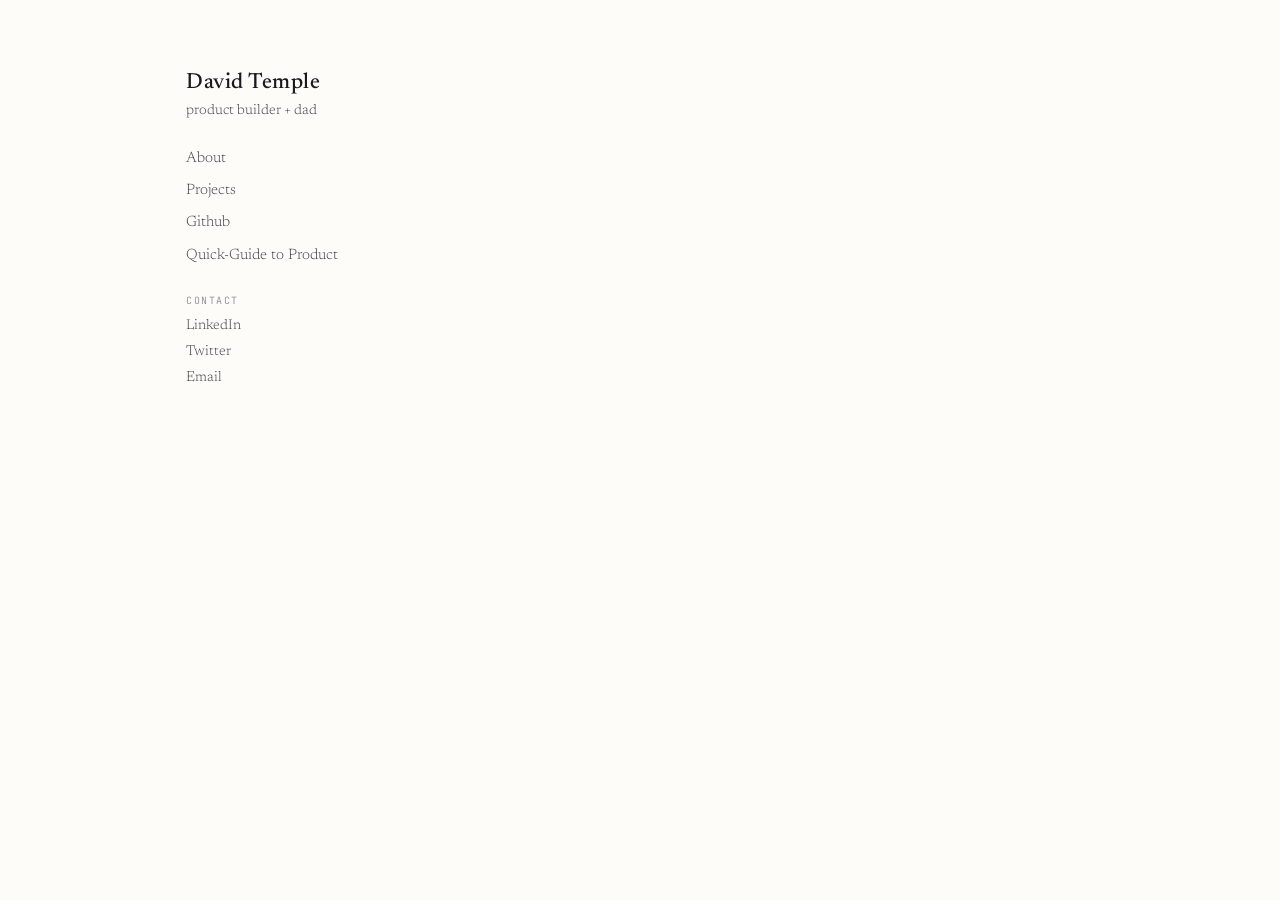
<file: index.html>
<!doctype html>
<html lang="en">
<head>
<meta charset="utf-8" />
<meta name="viewport" content="width=device-width,initial-scale=1" />
<title>David Temple</title>
<link rel="preconnect" href="https://fonts.googleapis.com">
<link rel="preconnect" href="https://fonts.gstatic.com" crossorigin>
<link href="https://fonts.googleapis.com/css2?family=Newsreader:ital,opsz,wght@0,6..72,300;0,6..72,400;0,6..72,500;0,6..72,600;1,6..72,400&family=JetBrains+Mono:wght@400;500&display=swap" rel="stylesheet">
<script defer src="https://cdn.vercel-insights.com/v1/script.js"></script>
<style>
  :root{
    --ink:    #1a1a1a;
    --ink-2:  #4a4a4a;
    --ink-3:  #8a8a8a;
    --ink-4:  #c8c5bd;
    --paper:  #fdfcf9;
    --rule:   #e5e2d8;
    --soft:   #f4f2eb;
    --soft-2: #ece8d8;
    --hi:     #1a1a1a;
    --serif:  'Newsreader', Georgia, 'Times New Roman', serif;
    --mono:   'JetBrains Mono', ui-monospace, SFMono-Regular, Menlo, monospace;
  }
  *{box-sizing:border-box}
  html,body{margin:0;padding:0}
  body{
    background:var(--paper);color:var(--ink);
    font-family:var(--serif);font-weight:300;
    font-size:17px;line-height:1.55;
    -webkit-font-smoothing:antialiased;
    text-rendering:optimizeLegibility;
  }
  a{color:inherit}
  a.link{
    text-decoration:underline;text-decoration-color:var(--ink-4);
    text-decoration-thickness:1px;text-underline-offset:3px;
  }
  a.link:hover{text-decoration-color:var(--ink)}
  hr{border:0;border-top:1px solid var(--rule);margin:28px 0}

  .layout{
    max-width:980px;margin:0 auto;padding:72px 36px 120px;
    display:grid;grid-template-columns:180px 1fr;gap:72px;
  }

  /* ---------- sidebar ---------- */
  .side{position:sticky;top:72px;align-self:start}
  .brand{
    font-family:var(--serif);font-weight:500;font-size:22px;line-height:1.05;
    letter-spacing:0.5px;margin:0 0 20px;
  }
  .brand small{display:block;font-weight:300;font-size:13px;color:var(--ink-3);font-family:var(--mono);letter-spacing:0;text-transform:uppercase;margin-top:6px}
  .tagline{font-size:14px;color:var(--ink-2);margin:14px 0 22px}
  .nav{display:flex;flex-direction:column;gap:5px;margin-bottom:24px}
  .nav a{
    display:block;font-size:15px;color:var(--ink-2);text-decoration:none;
    padding:2px 0;border-left:2px solid transparent;padding-left:10px;margin-left:-12px;
    transition:color .12s, border-color .12s;
  }
  .nav a:hover{color:var(--ink)}
  .nav a.cur{color:var(--ink);border-left-color:var(--ink);font-weight:500}
  .side .group-label{
    font-family:var(--mono);font-size:10px;letter-spacing:1.5px;text-transform:uppercase;
    color:var(--ink-3);margin:18px 0 8px;
  }
  .side .contact{display:flex;flex-direction:column;gap:4px;font-size:14px;color:var(--ink-2)}
  .side .contact a{text-decoration:none;color:var(--ink-2)}
  .side .contact a:hover{color:var(--ink);text-decoration:underline;text-underline-offset:3px;text-decoration-thickness:1px}

  /* ---------- content ---------- */
  .content{min-width:0}
  .page{display:none}
  .page.active{display:block}

  /* about page */
  .intro{
    display:grid;grid-template-columns:96px 1fr;gap:22px;align-items:center;
    margin-bottom:8px;
  }
  .avatar{
    width:96px;height:96px;border-radius:50%;
    border:1px solid var(--rule);
    position:relative;overflow:hidden;
    background:#e3dfd1;
  }
  .avatar img{width:100%;height:100%;object-fit:cover;object-position:center 18%;display:block}
  .greeting{
    font-family:var(--serif);font-weight:400;font-size:32px;line-height:1.1;
    margin:0;letter-spacing:-0.3px;
  }
  .greeting em{font-style:italic;font-weight:400}
  .sub-greeting{font-size:14px;color:var(--ink-3);margin-top:4px;font-family:var(--mono)}

  .current{
    margin:32px 0 8px;padding:18px 22px;
    border:1px solid var(--rule);border-radius:3px;
    background:#fbf9f3;
    display:flex;align-items:flex-start;gap:14px;
  }
  .current .marker{
    flex-shrink:0;width:8px;height:8px;border-radius:50%;background:var(--ink);
    margin-top:9px;position:relative;
  }
  .current .marker::after{
    content:"";position:absolute;inset:-4px;border-radius:50%;
    border:1px solid var(--ink);opacity:.35;animation:pulse 2.4s ease-in-out infinite;
  }
  @keyframes pulse{0%,100%{transform:scale(1);opacity:.35}50%{transform:scale(1.6);opacity:0}}
  .current .text{font-size:15px;line-height:1.55;color:var(--ink-2)}
  .current .text strong{color:var(--ink);font-weight:500}

  .section-label{
    font-family:var(--mono);font-size:10px;letter-spacing:1.5px;text-transform:uppercase;
    color:var(--ink-3);margin:32px 0 14px;
  }

  .roles{display:flex;flex-direction:column}
  .role-row{
    display:grid;grid-template-columns:40px 1fr;gap:18px;align-items:flex-start;
    padding:16px 0;border-top:1px solid var(--rule);
  }
  .role-row:first-child{border-top:0;padding-top:6px}
  .logo{
    width:40px;height:40px;border:1px solid var(--rule);border-radius:3px;
    display:flex;align-items:center;justify-content:center;
    font-family:var(--serif);font-weight:500;font-size:15px;color:var(--ink);
    background:#fff;letter-spacing:-0.5px;overflow:hidden;flex-shrink:0;
  }
  .logo img{width:100%;height:100%;object-fit:cover;display:block;border-radius:2px}
  .role-meta{display:flex;flex-direction:column;gap:3px}
  .role-when{
    font-family:var(--mono);font-size:11px;letter-spacing:.5px;color:var(--ink-3);
    text-transform:uppercase;
  }
  .role-title{font-size:16px;font-weight:500;color:var(--ink);line-height:1.3}
  .role-title .co{font-weight:500}
  .role-desc{font-size:14px;color:var(--ink-2);line-height:1.5;margin-top:2px}

  .closing{
    margin-top:32px;font-size:15px;color:var(--ink-2);line-height:1.6;
    border-top:1px solid var(--rule);padding-top:22px;
  }
  .closing strong{color:var(--ink);font-weight:500}
  .intro .closing{margin-top:10px;border-top:0;padding-top:0;font-size:15px}

  /* projects page */
  .proj-head{
    display:flex;align-items:flex-end;justify-content:space-between;
    gap:18px;margin-bottom:6px;flex-wrap:wrap;
  }
  .proj-head h1{
    font-family:var(--serif);font-weight:400;font-size:36px;line-height:1;
    margin:0;letter-spacing:-0.5px;
  }
  .proj-head .sub{font-size:14px;color:var(--ink-3);margin-top:6px;max-width:42ch}
  .proj-filter{display:flex;align-items:center;gap:8px}
  .proj-filter label{font-family:var(--mono);font-size:10px;letter-spacing:1.5px;text-transform:uppercase;color:var(--ink-3)}
  .proj-filter select{
    -webkit-appearance:none;appearance:none;
    border:1px solid var(--rule);border-radius:3px;background:#fff;
    font-family:var(--mono);font-size:11px;letter-spacing:.5px;text-transform:uppercase;
    color:var(--ink-2);padding:4px 22px 4px 10px;
    background-image:
      linear-gradient(45deg,transparent 50%,var(--ink-2) 50%),
      linear-gradient(135deg,var(--ink-2) 50%,transparent 50%);
    background-position:calc(100% - 11px) 50%, calc(100% - 7px) 50%;
    background-size:4px 4px;background-repeat:no-repeat;
    cursor:pointer;
  }
  .proj-filter select:hover{border-color:var(--ink-3);color:var(--ink)}

  .proj-list{margin-top:28px;display:flex;flex-direction:column}
  .proj-item{
    display:block;padding:48px 0 8px;border-top:1px solid var(--rule);
  }
  .proj-item:first-child{border-top:0;padding-top:8px}
  .shot{
    border:1px solid var(--rule);border-radius:3px;
    background:var(--soft);overflow:hidden;position:relative;
  }
  .shot[data-cap]::after{
    content:attr(data-cap);
    position:absolute;right:10px;bottom:10px;
    font-family:var(--mono);font-size:9px;letter-spacing:.8px;text-transform:uppercase;
    color:var(--ink-3);background:rgba(253,252,249,.85);padding:2px 6px;border-radius:2px;
  }
  /* faux UI in screenshot placeholders */
  .shot.s1{background:
    linear-gradient(0deg,transparent 0 70%,#eae6d8 70% 71%,transparent 71%),
    linear-gradient(0deg,transparent 0 35%,#eae6d8 35% 36%,transparent 36%),
    radial-gradient(circle at 25% 50%, #d8d3c2 0 18px, transparent 19px),
    linear-gradient(180deg,#f7f4ec,#ece8d8)}
  .shot.s2{background:
    repeating-linear-gradient(90deg,#eae6d8 0 1px,transparent 1px 22%),
    repeating-linear-gradient(0deg,#eae6d8 0 1px,transparent 1px 28%),
    #f7f4ec}
  .shot.s3{background:
    radial-gradient(circle at 70% 30%,#d8d3c2 0 38px,transparent 40px),
    linear-gradient(0deg,transparent 0 55%,#eae6d8 55% 56%,transparent 56%),
    linear-gradient(0deg,transparent 0 30%,#eae6d8 30% 31%,transparent 31%),
    linear-gradient(180deg,#fbf8f0,#efece0)}
  .shot.s4{background:
    repeating-linear-gradient(135deg,#ece8d8 0 8px,#f6f3ea 8px 16px)}
  .shot.s5{background:
    linear-gradient(180deg,#f4f1e6 0 18px,transparent 18px),
    linear-gradient(0deg,transparent 0 65%,#e6e2d2 65% 66%,transparent 66%),
    linear-gradient(0deg,transparent 0 40%,#e6e2d2 40% 41%,transparent 41%),
    #faf7ee}
  .shot.s6{background:
    radial-gradient(circle at 30% 70%,#d4cfbe 0 24px,transparent 26px),
    radial-gradient(circle at 65% 35%,#d4cfbe 0 18px,transparent 20px),
    linear-gradient(180deg,#f6f3ea,#ece8d8)}
  .shot.landing{background:
    linear-gradient(180deg,#f7f4ec 0 32px,transparent 32px),
    linear-gradient(0deg,transparent 0 72%,var(--soft-2) 72% 73%,transparent 73%),
    linear-gradient(0deg,transparent 0 40%,var(--soft-2) 40% 41%,transparent 41%),
    radial-gradient(circle at 50% 56%, #d8d3c2 0 30px, transparent 32px),
    linear-gradient(180deg,#fbf8f0,#ece8d8)}
  .shot.wizard{background:
    linear-gradient(180deg,#f7f4ec 0 24px,transparent 24px),
    linear-gradient(0deg,transparent 0 56%,var(--soft-2) 56% 57%,transparent 57%),
    repeating-linear-gradient(0deg,transparent 0 18px,var(--soft-2) 18px 19px),
    #fbf8f0}
  .shot.workspace{background:
    linear-gradient(90deg,#ece8d8 0 28%,transparent 28%),
    linear-gradient(0deg,transparent 0 22%,var(--soft-2) 22% 23%,transparent 23%),
    repeating-linear-gradient(0deg,transparent 0 26px,#eae6d8 26px 27px),
    #faf7ee}
  .shot.workbench{background:
    radial-gradient(circle at 16% 28%, #d8d3c2 0 16px, transparent 18px),
    radial-gradient(circle at 16% 58%, #d8d3c2 0 16px, transparent 18px),
    radial-gradient(circle at 16% 88%, #d8d3c2 0 16px, transparent 18px),
    linear-gradient(90deg,transparent 0 26%,var(--soft-2) 26% 26.5%,transparent 26.5%),
    #f7f4ec}
  .shot.notebook{background:
    repeating-linear-gradient(0deg,transparent 0 22px,#e5e1d2 22px 23px),
    linear-gradient(90deg,#ece8d8 0 12%,transparent 12%),
    #faf7ee}
  .shot.sketch{background:
    repeating-linear-gradient(135deg,#ece8d8 0 10px,#f6f3ea 10px 20px)}

  .proj-body{display:flex;flex-direction:column;min-width:0}
  .proj-meta{
    display:flex;align-items:baseline;gap:14px;flex-wrap:wrap;
    font-family:var(--mono);font-size:11px;letter-spacing:.5px;color:var(--ink-3);
    text-transform:uppercase;
  }
  .proj-title{
    font-family:var(--serif);font-weight:500;font-size:26px;line-height:1.15;
    margin:6px 0 12px;letter-spacing:-0.3px;
  }
  .proj-desc{font-size:15px;color:var(--ink-2);line-height:1.55;margin:0}
  .proj-overview{font-size:17px;color:var(--ink-2);line-height:1.5;margin:0;max-width:62ch}

  /* carousel */
  .carousel{position:relative;margin:24px 0 0}
  .carousel .viewport{
    position:relative;aspect-ratio:16/9;border-radius:3px;overflow:hidden;
    border:1px solid var(--rule);background:var(--soft);
  }
  .carousel .slide{
    position:absolute;inset:0;opacity:0;transition:opacity .35s ease;pointer-events:none;
  }
  .carousel .slide.active{opacity:1;pointer-events:auto}
  .carousel .slide .shot{border:0;border-radius:0;width:100%;height:100%}
  .carousel .counter{
    position:absolute;left:10px;top:10px;
    font-family:var(--mono);font-size:10px;letter-spacing:.8px;text-transform:uppercase;
    color:var(--ink-2);background:rgba(253,252,249,.92);
    padding:3px 8px;border-radius:12px;border:1px solid var(--rule);
  }
  .carousel .controls{
    position:absolute;inset:auto 10px 10px 10px;
    display:flex;align-items:center;gap:10px;justify-content:flex-end;
  }
  .carousel .dots{
    display:flex;gap:6px;margin-right:auto;
    background:rgba(253,252,249,.92);padding:5px 8px;border-radius:14px;border:1px solid var(--rule);
  }
  .carousel .dots button{
    width:7px;height:7px;border-radius:50%;border:0;padding:0;background:var(--ink-4);
    cursor:pointer;transition:background .15s;
  }
  .carousel .dots button[aria-current="true"]{background:var(--ink)}
  .carousel .nav-btns{display:flex;gap:6px}
  .carousel .nav-btns button{
    width:28px;height:28px;border-radius:50%;border:1px solid var(--rule);
    background:rgba(253,252,249,.95);cursor:pointer;color:var(--ink-2);
    font-family:var(--mono);font-size:13px;line-height:1;
    display:flex;align-items:center;justify-content:center;
    transition:color .12s, border-color .12s;
  }
  .carousel .nav-btns button:hover{color:var(--ink);border-color:var(--ink-3)}
  .carousel.solo .controls{display:none}
  .carousel.solo .counter{display:none}

  /* CellarNotes data-to-action graphic */
  .cellarnotes-graphic{
    container-type:inline-size;margin:24px 0 0;padding:18px 20px;
    border:1px solid var(--rule);border-radius:3px;background:#f6f4ef;
    overflow:hidden;
  }
  #cellarnotes-data-to-action-graphic{
    --grey:#5a544b;--rule1c:#d5cec0;--surface:#fffefb;--r-sm:10px;
    --display:var(--serif);
    --sans:-apple-system,BlinkMacSystemFont,'SF Pro Text','Helvetica Neue','Segoe UI',Helvetica,Arial,sans-serif;
    width:100%;padding:8px 0;color:var(--ink);font-family:var(--sans);
    font-variant-numeric:tabular-nums;
  }
  #cellarnotes-data-to-action-graphic *{box-sizing:border-box}
  #cellarnotes-data-to-action-graphic .cn-stage{
    display:grid;grid-template-columns:minmax(0,1fr) 60px minmax(230px,1.04fr);
    gap:12px;align-items:center;width:100%;min-height:290px;
  }
  #cellarnotes-data-to-action-graphic .cn-source{
    position:relative;height:270px;overflow:hidden;
  }
  #cellarnotes-data-to-action-graphic .cn-trace{
    position:absolute;inset:0;width:100%;height:100%;opacity:.18;
  }
  #cellarnotes-data-to-action-graphic .cn-trace path{
    fill:none;stroke:currentColor;stroke-linecap:round;stroke-width:1.2;
    stroke-dasharray:3 6;animation:cn-graphic-dash 3s linear infinite;
  }
  #cellarnotes-data-to-action-graphic .cn-bit{
    position:absolute;z-index:2;display:inline-flex;align-items:center;
    min-height:25px;max-width:none;padding:5px 7px;border:1px solid var(--rule1c);
    border-radius:var(--r-sm);background:var(--surface);color:var(--grey);
    font-size:9px;line-height:1.25;white-space:nowrap;
    animation:cn-graphic-bit 10s ease-in-out infinite;animation-delay:var(--cn-delay);
  }
  #cellarnotes-data-to-action-graphic .cn-bit:nth-of-type(1){left:7%;top:8%;--cn-delay:-.1s}
  #cellarnotes-data-to-action-graphic .cn-bit:nth-of-type(2){left:51%;top:5%;--cn-delay:-.4s}
  #cellarnotes-data-to-action-graphic .cn-bit:nth-of-type(3){left:20%;top:24%;--cn-delay:-.7s}
  #cellarnotes-data-to-action-graphic .cn-bit:nth-of-type(4){left:59%;top:23%;--cn-delay:-1s}
  #cellarnotes-data-to-action-graphic .cn-bit:nth-of-type(5){left:3%;top:42%;--cn-delay:-.3s}
  #cellarnotes-data-to-action-graphic .cn-bit:nth-of-type(6){left:46%;top:43%;--cn-delay:-.6s}
  #cellarnotes-data-to-action-graphic .cn-bit:nth-of-type(7){left:16%;top:57%;--cn-delay:-.9s}
  #cellarnotes-data-to-action-graphic .cn-memory{
    position:absolute;z-index:4;right:7%;bottom:14px;left:8%;padding:10px 12px 11px;
    border:1px solid var(--rule1c);border-radius:var(--r-sm);background:var(--surface);
    animation:cn-graphic-memory 10s ease-in-out infinite;
  }
  #cellarnotes-data-to-action-graphic .cn-memory::after{
    position:absolute;bottom:-7px;left:24px;width:12px;height:12px;
    border-right:1px solid var(--rule1c);border-bottom:1px solid var(--rule1c);
    background:var(--surface);content:"";transform:rotate(45deg);
  }
  #cellarnotes-data-to-action-graphic .cn-memory q{
    display:block;color:var(--ink);font-family:var(--display);font-size:12px;
    line-height:1.25;quotes:none;
  }
  #cellarnotes-data-to-action-graphic .cn-engine{
    position:relative;display:flex;min-height:270px;align-items:center;justify-content:center;
  }
  #cellarnotes-data-to-action-graphic .cn-line{
    position:absolute;right:-12px;left:-12px;top:50%;height:1px;
    overflow:hidden;background:var(--rule1c);
  }
  #cellarnotes-data-to-action-graphic .cn-line::after{
    position:absolute;top:-1px;left:-36px;width:36px;height:3px;border-radius:4px;
    background:var(--ink);content:"";animation:cn-graphic-travel 2.2s ease-in-out infinite;
  }
  #cellarnotes-data-to-action-graphic .cn-glyph{
    position:relative;z-index:3;display:grid;width:58px;height:58px;place-items:center;
    border:1px solid var(--ink);border-radius:50%;background:var(--surface);color:var(--ink);
    animation:cn-graphic-breathe 10s ease-in-out infinite;
  }
  #cellarnotes-data-to-action-graphic .cn-glyph svg{width:32px;height:32px}
  #cellarnotes-data-to-action-graphic .cn-output{
    display:flex;min-height:270px;flex-direction:column;gap:6px;
  }
  #cellarnotes-data-to-action-graphic .cn-priority{
    display:grid;grid-template-columns:26px minmax(0,1fr);gap:8px;align-items:start;
    padding:11px 8px;border-bottom:1px solid var(--rule1c);opacity:0;
    transform:translateY(12px);
  }
  #cellarnotes-data-to-action-graphic .cn-priority:nth-child(3){border-bottom:0}
  #cellarnotes-data-to-action-graphic .cn-rank{
    display:grid;width:22px;height:22px;place-items:center;border-radius:50%;
    color:var(--grey);font-family:var(--display);font-size:14px;font-weight:500;
  }
  #cellarnotes-data-to-action-graphic .cn-account{
    margin:0 0 3px;color:var(--ink);font-family:var(--display);font-size:15px;
    font-weight:500;line-height:1.25;
  }
  #cellarnotes-data-to-action-graphic .cn-why{
    margin:0 0 7px;color:var(--grey);font-size:9px;line-height:1.35;
  }
  #cellarnotes-data-to-action-graphic .cn-offer{
    display:flex;gap:6px;align-items:baseline;color:var(--grey);font-size:10px;line-height:1.35;
  }
  #cellarnotes-data-to-action-graphic .cn-offer span{
    color:var(--ink);font-size:9px;font-weight:500;
  }
  @keyframes cn-graphic-bit{
    0%,18%{opacity:1;transform:translate(0,0) rotate(-1.5deg)}
    24%{opacity:1;transform:translate(2px,-2px) rotate(1deg)}
    42%,68%{opacity:.15;transform:translate(24px,0) scale(.75)}
    82%,100%{opacity:1;transform:translate(0,0) rotate(-1.5deg)}
  }
  @keyframes cn-graphic-memory{
    0%,24%{opacity:1;transform:translate(0,0) scale(1)}
    42%,68%{opacity:.2;transform:translate(24px,-8px) scale(.82)}
    82%,100%{opacity:1;transform:translate(0,0) scale(1)}
  }
  @keyframes cn-graphic-breathe{
    0%,22%,72%,100%{box-shadow:0 0 0 0 rgba(35,32,27,0);transform:scale(1)}
    36%,52%{box-shadow:0 0 0 12px rgba(35,32,27,.06);transform:scale(1.05)}
  }
  @keyframes cn-graphic-travel{
    0%{left:-36px;opacity:0}20%,80%{opacity:1}100%{left:100%;opacity:0}
  }
  @keyframes cn-graphic-dash{to{stroke-dashoffset:-18}}
  @keyframes cn-graphic-travel-down{
    0%{top:-28px;opacity:0}20%,80%{opacity:1}100%{top:100%;opacity:0}
  }
  @keyframes cn-graphic-arrive{
    from{opacity:0;transform:translateY(10px)}to{opacity:1;transform:none}
  }
  .cellarnotes-graphic.in #cellarnotes-data-to-action-graphic .cn-priority{
    animation:cn-graphic-arrive .8s cubic-bezier(.22,.61,.36,1) forwards;
  }
  .cellarnotes-graphic.in #cellarnotes-data-to-action-graphic .cn-priority:nth-child(1){animation-delay:.15s}
  .cellarnotes-graphic.in #cellarnotes-data-to-action-graphic .cn-priority:nth-child(2){animation-delay:.55s}
  .cellarnotes-graphic.in #cellarnotes-data-to-action-graphic .cn-priority:nth-child(3){animation-delay:.95s}
  #cellarnotes-data-to-action-graphic .cn-bit,
  #cellarnotes-data-to-action-graphic .cn-memory,
  #cellarnotes-data-to-action-graphic .cn-trace path,
  #cellarnotes-data-to-action-graphic .cn-line::after,
  #cellarnotes-data-to-action-graphic .cn-glyph{animation-play-state:paused}
  .cellarnotes-graphic.is-live #cellarnotes-data-to-action-graphic .cn-bit,
  .cellarnotes-graphic.is-live #cellarnotes-data-to-action-graphic .cn-memory,
  .cellarnotes-graphic.is-live #cellarnotes-data-to-action-graphic .cn-trace path,
  .cellarnotes-graphic.is-live #cellarnotes-data-to-action-graphic .cn-line::after,
  .cellarnotes-graphic.is-live #cellarnotes-data-to-action-graphic .cn-glyph{animation-play-state:running}
  @container (max-width:520px){
    #cellarnotes-data-to-action-graphic .cn-stage{
      grid-template-columns:1fr;grid-template-rows:auto 64px auto;gap:10px;
    }
    #cellarnotes-data-to-action-graphic .cn-source{height:230px}
    #cellarnotes-data-to-action-graphic .cn-engine{min-height:64px}
    #cellarnotes-data-to-action-graphic .cn-line{
      right:auto;bottom:-10px;left:50%;top:-10px;width:1px;height:auto;
    }
    #cellarnotes-data-to-action-graphic .cn-line::after{
      top:-24px;left:-1px;width:3px;height:28px;animation-name:cn-graphic-travel-down;
    }
    #cellarnotes-data-to-action-graphic .cn-glyph{width:56px;height:56px}
    #cellarnotes-data-to-action-graphic .cn-output{min-height:260px}
    #cellarnotes-data-to-action-graphic .cn-bit{font-size:10px}
    #cellarnotes-data-to-action-graphic .cn-account{font-size:17px}
    #cellarnotes-data-to-action-graphic .cn-why{font-size:11px}
    #cellarnotes-data-to-action-graphic .cn-offer{font-size:12px}
    #cellarnotes-data-to-action-graphic .cn-offer span{font-size:10px}
  }
  @media (prefers-reduced-motion:reduce){
    #cellarnotes-data-to-action-graphic *,
    #cellarnotes-data-to-action-graphic *::before,
    #cellarnotes-data-to-action-graphic *::after{animation:none!important}
    #cellarnotes-data-to-action-graphic .cn-priority{opacity:1;transform:none}
  }

  /* two-col detail (built + learnings) */
  .proj-detail{
    display:grid;grid-template-columns:1.1fr 1fr;gap:36px;
    padding-top:24px;margin-top:22px;border-top:1px solid var(--rule);
  }
  .proj-detail .colhead{
    font-family:var(--mono);font-size:10px;letter-spacing:1.5px;text-transform:uppercase;
    color:var(--ink-3);margin:0 0 10px;
  }
  .proj-detail ul.built{
    list-style:none;padding:0;margin:0;display:flex;flex-direction:column;gap:7px;
  }
  .proj-detail ul.built li{
    display:grid;grid-template-columns:18px 1fr;gap:8px;align-items:flex-start;
    font-size:15px;color:var(--ink-2);line-height:1.45;
  }
  .proj-detail ul.built li::before{
    content:"";display:block;width:6px;height:6px;border-radius:50%;background:var(--ink);
    margin-top:8px;margin-left:5px;
  }
  .proj-detail ol.learnings{
    list-style:none;padding:0;margin:0;counter-reset:l;display:flex;flex-direction:column;gap:16px;
  }
  .proj-detail ol.learnings li{
    counter-increment:l;display:grid;grid-template-columns:30px 1fr;gap:10px;
    font-size:15px;color:var(--ink-2);line-height:1.5;
  }
  .proj-detail ol.learnings li::before{
    content:counter(l,decimal-leading-zero);
    font-family:var(--mono);font-size:11px;color:var(--ink-3);
    border:1px solid var(--rule);border-radius:2px;text-align:center;
    padding:2px 0;height:22px;background:#fff;
  }
  .pill{
    display:inline-flex;align-items:center;gap:6px;
    font-family:var(--mono);font-size:10px;letter-spacing:1px;text-transform:uppercase;
    border:1px solid var(--ink);color:var(--ink);background:transparent;
    padding:2px 9px;border-radius:20px;line-height:1.4;
  }
  .pill::before{
    content:"";width:6px;height:6px;border-radius:50%;background:var(--ink);
  }
  .pill.investigate{color:var(--ink-3);border-color:var(--ink-4)}
  .pill.investigate::before{background:transparent;border:1px solid var(--ink-3)}
  .pill.prototype::before{background:var(--ink);opacity:.4}
  .pill.experiment::before{background:var(--ink);opacity:.7}
  .pill.launched::before{background:var(--ink)}

  /* wip page */
  .wip-page{display:flex;flex-direction:column;align-items:flex-start;padding-top:48px;gap:12px}
  .wip-icon{margin-bottom:8px;opacity:.7}
  .wip-heading{font-family:var(--serif);font-weight:400;font-size:36px;line-height:1;margin:0;letter-spacing:-0.5px}
  .wip-body{font-size:16px;color:var(--ink-2);margin:0}

  /* footer */
  .foot{
    margin-top:48px;padding-top:18px;border-top:1px solid var(--rule);
    font-family:var(--mono);font-size:11px;letter-spacing:.5px;color:var(--ink-3);
    display:flex;justify-content:space-between;flex-wrap:wrap;gap:12px;
  }

  /* mobile-only chrome (hidden on desktop) */
  .topbar{display:none}
  .sheet{display:none}

  /* responsive */
  @media (max-width: 760px){
    .layout{grid-template-columns:1fr;gap:36px;padding:12px 24px 80px}
    .side{display:none}

    .topbar{
      display:flex;align-items:center;justify-content:space-between;
      padding:20px 24px;margin:0 -24px 8px;
    }
    .topbar-brand{
      font-family:var(--serif);font-weight:500;font-size:20px;letter-spacing:0.5px;
      color:var(--ink);text-decoration:none;
    }
    .menu-btn{
      width:40px;height:40px;border:0;background:transparent;cursor:pointer;
      display:flex;flex-direction:column;justify-content:center;align-items:center;gap:5px;
      padding:0;border-radius:3px;
    }
    .menu-btn span{
      display:block;width:22px;height:1px;background:var(--ink);
      transition:background .12s;
    }
    .menu-btn:hover span{background:var(--ink)}

    .sheet{
      display:block;position:fixed;inset:0;background:var(--paper);z-index:100;
      opacity:0;pointer-events:none;transition:opacity .2s ease;
      padding:72px 36px;overflow-y:auto;
    }
    body.sheet-open{overflow:hidden}
    body.sheet-open .sheet{opacity:1;pointer-events:auto}
    .sheet-close{
      position:absolute;top:14px;right:18px;width:40px;height:40px;
      border:0;background:transparent;cursor:pointer;
      font-family:var(--serif);font-weight:300;font-size:32px;line-height:1;
      color:var(--ink-2);padding:0;
    }
    .sheet-close:hover{color:var(--ink)}
    .sheet-nav{display:flex;flex-direction:column;gap:18px;margin-bottom:36px}
    .sheet-nav a{
      font-family:var(--serif);font-weight:400;font-size:22px;line-height:1.2;
      color:var(--ink);text-decoration:none;
    }
    .sheet-nav a.cur{font-weight:500;text-decoration:underline;text-decoration-color:var(--ink-4);text-underline-offset:5px;text-decoration-thickness:1px}
    .sheet-label{
      font-family:var(--mono);font-size:10px;letter-spacing:1.5px;text-transform:uppercase;
      color:var(--ink-3);margin:0 0 14px;
    }
    .sheet-contact{display:flex;flex-direction:column;gap:12px}
    .sheet-contact a{
      font-family:var(--serif);font-weight:400;font-size:18px;
      color:var(--ink-2);text-decoration:none;
    }

    .proj-item{padding:36px 0 8px}
    .proj-detail{grid-template-columns:1fr;gap:28px}
    .intro{grid-template-columns:72px 1fr;gap:16px}
    .avatar{width:72px;height:72px}
    .greeting{font-size:26px}
  }

  /* tweak-driven variants */
  body.avatar-square .avatar{border-radius:6px}
  body.avatar-portrait .avatar{border-radius:6px;aspect-ratio:3/4;width:96px;height:auto}
  body.logos-filled .logo{background:var(--ink);color:var(--paper)}
  body.no-current .current{display:none}
  body.density-compact .role-row{padding:10px 0}
  body.density-compact .proj-item{padding:16px 0}
</style>
</head>
<body class="no-current">

<div class="layout">

  <!-- ============ MOBILE TOP BAR ============ -->
  <header class="topbar" aria-label="Site header">
    <a href="/" data-route="about" class="topbar-brand">David Temple</a>
    <button class="menu-btn" id="menuBtn" aria-label="Open menu" aria-expanded="false" aria-controls="mobileSheet">
      <span></span><span></span><span></span>
    </button>
  </header>

  <!-- ============ SIDEBAR ============ -->
  <aside class="side">
    <h2 class="brand" style="margin: 0px 0px 6px">David Temple</h2>
    <div class="tagline" style="margin: 6px 0px 22px">product builder + dad</div>

    <nav class="nav" id="primary-nav">
      <a href="/" data-route="about" class="cur">About</a>
      <a href="/projects" data-route="projects">Projects</a>
      <a href="https://github.com/dtemple" tabindex="-1">Github</a>
      <a href="https://docs.google.com/document/d/1_KHnRj4mjGBAbWYQtQ60Akv7Sm_zeATYgDxjrpMiKtE/edit?tab=t.0" tabindex="-1">Quick-Guide to Product</a>
    </nav>

    <div class="group-label">Contact</div>
    <div class="contact">
      <a href="https://www.linkedin.com/in/dtemple/">LinkedIn</a>
      <a href="http://x.com/dtemple">Twitter</a>
      <a href="mailto:dtemple@gmail.com">Email</a>
    </div>
  </aside>

  <!-- ============ CONTENT ============ -->
  <main class="content">

    <!-- ====== ABOUT ====== -->
    <section class="page active" data-route="about" data-screen-label="About">
      <div class="intro">
        <div class="avatar"><img src="assets/family.jpeg" alt="David Temple and family" /></div>
        <div>
          <h1 class="greeting">Hi, I'm David.</h1>
          <p class="closing">
            I love building products, learning from great people, and adventures of all
            types. Get in touch to collaborate. Or follow along with <a href="#projects" class="link" data-route-link>things I've been tinkering with</a>.
          </p>
        </div>
      </div>

      <!-- "currently exploring" line, per comment -->
      <div class="current">
        <div class="marker" aria-hidden="true"></div>
        <div class="text">
          <strong>Currently exploring.</strong> In between roles, I'm building little
          things with AI &mdash; for fun, and to learn what's now possible.
          See what I'm working on in <a href="#projects" class="link" data-route-link>Projects</a>.
        </div>
      </div>

      <div class="section-label">Roles</div>

      <div class="roles">
        <div class="role-row">
          <div class="logo"><img src="assets/logos/Pinterest.png" alt="Pinterest" /></div>
          <div class="role-meta">
            <div class="role-when">2017 — 2026</div>
            <div class="role-title">VP of Product Management, <span class="co">Pinterest</span></div>
            <div class="role-desc">2020-2026: Managed a cross-functional team of eng, design and PMs focused on emerging products initiatives (AI, new tech, etc.).<br>2017-2020: Led content understanding, creator and homefeed teams.</div>
          </div>
        </div>

        <div class="role-row">
          <div class="logo"><img src="assets/logos/scout.png" alt="Hello Scout" /></div>
          <div class="role-meta">
            <div class="role-when">2014 — 2017</div>
            <div class="role-title">CEO &amp; cofounder, <span class="co">Hello Scout</span></div>
            <div class="role-desc">Hello Scout connects guests at boutique hotels with local tours and activities.<br>(Acquired by Luxico, 2017.)</div>
          </div>
        </div>

        <div class="role-row">
          <div class="logo"><img src="assets/logos/klout.png" alt="Klout" /></div>
          <div class="role-meta">
            <div class="role-when">2011 — 2014</div>
            <div class="role-title">Director of Product, <span class="co">Klout</span></div>
            <div class="role-desc">Klout helps content creators harness their online influence.</div>
          </div>
        </div>

        <div class="role-row">
          <div class="logo"><img src="assets/logos/liveintent.svg" alt="LiveIntent" /></div>
          <div class="role-meta">
            <div class="role-when">2008 — 2011</div>
            <div class="role-title">Director of Product, <span class="co">LiveIntent</span></div>
            <div class="role-desc">LiveIntent is the first location-aware, real-time bidding platform for email.</div>
          </div>
        </div>

        <div class="role-row">
          <div class="logo"><img src="assets/logos/glg.png" alt="GLG" /></div>
          <div class="role-meta">
            <div class="role-when">2008 — 2011</div>
            <div class="role-title">Product Manager, <span class="co">GLG</span></div>
            <div class="role-desc">GLG is an expert network for business intelligence.</div>
          </div>
        </div>

      </div>

      <div class="foot">
        <span>dtemple.me — est. 2009</span>
        <span>updated may '26</span>
      </div>
    </section>

    <!-- ====== PROJECTS WIP ====== -->
    <section class="page" data-route="projects-wip" data-screen-label="Projects">
      <div class="wip-page">
        <div class="wip-icon">
          <svg width="96" height="72" viewBox="0 0 96 72" fill="none" xmlns="http://www.w3.org/2000/svg" aria-hidden="true">
            <!-- tracks -->
            <rect x="4" y="54" width="64" height="10" rx="2" fill="var(--rule)" stroke="var(--ink-3)" stroke-width="1.5"/>
            <rect x="8" y="56" width="8" height="6" rx="1" fill="var(--ink-4)"/>
            <rect x="20" y="56" width="8" height="6" rx="1" fill="var(--ink-4)"/>
            <rect x="32" y="56" width="8" height="6" rx="1" fill="var(--ink-4)"/>
            <rect x="44" y="56" width="8" height="6" rx="1" fill="var(--ink-4)"/>
            <!-- cab -->
            <rect x="10" y="36" width="34" height="20" rx="2" fill="var(--paper)" stroke="var(--ink-3)" stroke-width="1.5"/>
            <!-- cab window -->
            <rect x="16" y="40" width="14" height="10" rx="1" fill="var(--rule)" stroke="var(--ink-4)" stroke-width="1"/>
            <!-- engine block -->
            <rect x="44" y="44" width="18" height="12" rx="2" fill="var(--rule)" stroke="var(--ink-3)" stroke-width="1.5"/>
            <!-- boom arm -->
            <line x1="34" y1="38" x2="70" y2="18" stroke="var(--ink-3)" stroke-width="3" stroke-linecap="round"/>
            <!-- stick -->
            <line x1="70" y1="18" x2="80" y2="36" stroke="var(--ink-3)" stroke-width="2.5" stroke-linecap="round"/>
            <!-- bucket -->
            <path d="M76 36 L84 36 L88 48 L72 48 Z" fill="var(--paper)" stroke="var(--ink-3)" stroke-width="1.5" stroke-linejoin="round"/>
            <!-- dirt pile -->
            <ellipse cx="80" cy="65" rx="14" ry="5" fill="var(--rule)"/>
            <path d="M68 65 Q74 55 80 58 Q86 55 92 65" fill="var(--rule)" stroke="var(--ink-4)" stroke-width="1"/>
          </svg>
        </div>
        <h1 class="wip-heading">Under construction.</h1>
        <p class="wip-body">Projects are on their way — check back soon.</p>
        <a href="#about" class="link" data-route-link>← Back to about</a>
      </div>
    </section>

    <!-- ====== PROJECTS (draft — not yet live) ====== -->
    <section class="page" data-route="projects" data-screen-label="Projects">
      <div class="proj-head">
        <div>
          <h1>Projects.</h1>
          <div class="sub">Things I'm tinkering with.</div>
        </div>
        <div class="proj-filter">
          <label for="stage">Stage</label>
          <select id="stage">
            <option value="all">All</option>
            <option value="investigate">Investigate</option>
            <option value="prototype">Prototype</option>
            <option value="experiment">Market experiment</option>
            <option value="launched">Launched</option>
            <option value="archived">Archived</option>
          </select>
        </div>
      </div>

      <div class="proj-list" id="projList">

        <article class="proj-item" data-stage="experiment">
          <div class="proj-meta">
            <span class="date">September, 2026</span>
            <span class="pill experiment">market experiment</span>
          </div>
          <h3 class="proj-title"><a href="https://cellarnotes.app" target="_blank">CellarNotes &mdash; an AI CRM for the wine trade</a></h3>
          <p class="proj-overview">
            A sales tool for the wine trade that turns scattered sales data and a rep's remembered account context into a prioritized daily plan: which accounts to call and which wines to offer. Reps can teach it what only they know, improving its recommendations over time, and access the result on the web, in ChatGPT, or wherever they work.
          </p>

          <div class="cellarnotes-graphic">
            <div id="cellarnotes-data-to-action-graphic">
              <div class="cn-stage" role="img" aria-label="Scattered sales data and a seller's remembered account context flow through CellarNotes and become a prioritized list of accounts to call and wines to offer.">
                <div class="cn-source">
                  <svg class="cn-trace" viewBox="0 0 320 290" aria-hidden="true" preserveAspectRatio="none">
                    <path d="M20 38 C90 4 158 88 296 36"></path>
                    <path d="M10 152 C82 112 182 210 307 126"></path>
                    <path d="M28 248 C120 192 184 282 302 224"></path>
                  </svg>
                  <span class="cn-bit">Ferrier &amp; Sons</span>
                  <span class="cn-bit">24 bottles available</span>
                  <span class="cn-bit">Last order &middot; 43 days</span>
                  <span class="cn-bit">Bought last 3 vintages</span>
                  <span class="cn-bit">6 cases inbound</span>
                  <span class="cn-bit">The Long Table</span>
                  <span class="cn-bit">YTD sales &minus;18%</span>
                  <div class="cn-memory">
                    <q>&ldquo;They&rsquo;re building a fall list. Keep it above $40.&rdquo;</q>
                  </div>
                </div>

                <div class="cn-engine" aria-hidden="true">
                  <span class="cn-line"></span>
                  <span class="cn-glyph">
                    <svg viewBox="0 0 48 48">
                      <defs>
                        <mask id="cn-graphic-logo-mask">
                          <rect width="48" height="48" fill="#fff"></rect>
                          <g transform="rotate(-11 24 24)">
                            <path d="M25 9C33 10.7 33 14.6 25 16.4C15.4 18.6 15.4 24 25 26.6C34.6 29.2 35.4 36.4 25.8 40.4" fill="none" stroke="#000" stroke-width="4.6" stroke-linecap="round"></path>
                          </g>
                        </mask>
                      </defs>
                      <circle cx="24" cy="24" r="22" fill="currentColor" mask="url(#cn-graphic-logo-mask)"></circle>
                    </svg>
                  </span>
                </div>

                <div class="cn-output">
                  <article class="cn-priority">
                    <span class="cn-rank">1</span>
                    <div>
                      <p class="cn-account">The Long Table</p>
                      <p class="cn-why">Due to reorder &middot; familiar wine available now</p>
                      <div class="cn-offer"><span>Offer</span> 2025 Coastal Ridge Pinot</div>
                    </div>
                  </article>
                  <article class="cn-priority">
                    <span class="cn-rank">2</span>
                    <div>
                      <p class="cn-account">Half Moon Cellars</p>
                      <p class="cn-why">Buyer planning a fall list &middot; prefers $40+</p>
                      <div class="cn-offer"><span>Offer</span> Ridgeline Syrah</div>
                    </div>
                  </article>
                  <article class="cn-priority">
                    <span class="cn-rank">3</span>
                    <div>
                      <p class="cn-account">Oyster Club</p>
                      <p class="cn-why">Sales slowing &middot; new vintage landing soon</p>
                      <div class="cn-offer"><span>Offer</span> 2025 Estate Albari&ntilde;o</div>
                    </div>
                  </article>
                </div>
              </div>
            </div>
          </div>
        </article>

        <article class="proj-item" data-stage="prototype">
          <div class="proj-meta">
            <span class="date">May - June, 2026</span>
            <span class="pill experiment">market experiment</span>
          </div>
          <h3 class="proj-title"><a href="https://daybreak.run" target="_blank">Daybreak &mdash; an end-to-end AI harness built for running</a></h3>
          <p class="proj-overview">
            A running companion tool I built for myself and have built a complete harness around. Daybreak uses an athlete's Strava data, injury history, and training goals to deliver personalized daily training advice. Onboarding, daily check-ins, plan adjustments for flare-ups and tweaks, and calendar integration all happen in Telegram; a minimalist Next.js app handles allowlist signup, Strava OAuth, and a read-only plan view.
          </p>

          <div class="carousel solo" data-carousel>
            <div class="viewport">
              <div class="slide active"><div class="shot"><img src="assets/screenshots/daybreak.png" alt="Daybreak training coach" style="width:100%;height:100%;object-fit:cover;object-position:top;display:block;"></div></div>
            </div>
          </div>

          <div class="proj-detail">
            <div>
              <div class="colhead">What's built</div>
              <ul class="built">
                <li><span><strong>Onboarding and identity.</strong> /signup allowlist gate with one-time link_tokens and a QR deeplink; full Telegram onboarding state machine (steps 0&ndash;5 plus plan handoff).</span></li>
                <li><span><strong>Daily check-in loop.</strong> /checkin wellness battery (readiness, soreness, note) feeds a single-call Claude coaching response; wellness_log.md, checkin_log.md, and agent_runs persisted, with a Sentry fallback.</span></li>
                <li><span><strong>Strava and infra.</strong> OAuth wired end-to-end via /connect_strava, encrypted token storage, and a health-check ping.</span></li>
              </ul>
            </div>
            <div>
              <div class="colhead">Takeaways so far</div>
              <ol class="learnings">
                <li>Going from a personal context system to a full next.js harness took 3-4 days.</li>
                <li>Onboarding + plan generation has been the most challenging part. I've rebuilt it several times, relinquishing more to the LLMs each time in the name of flexibility.</li>
                <li>Repeating pattern: I build something too deterministically, and have to rebuild in a way that gives more freedom to the LLM.</li>
              </ol>
            </div>
          </div>
        </article>

        <article class="proj-item" data-stage="launched">
          <div class="proj-meta">
            <span class="date">May, 2026</span>
            <span class="pill launched">launched</span>
          </div>
          <h3 class="proj-title"><a href="https://ravi-os.com" target="_blank">RaviOS</a></h3>
          <p class="proj-overview">
            A cinematic terminal-style web portal built for my 12-year-old nephew at the start of a short AI coding course I'm running with him. The site greets him as Agent RMP, hands him classified missions, and rewards curiosity with a chain of hidden commands — designed to reframe coding from "learning" into "being recruited."
          </p>

          <div class="carousel solo" data-carousel>
            <div class="viewport">
              <div class="slide active"><div class="shot"><img src="assets/screenshots/ravi-os.png" alt="RaviOS terminal portal" style="width:100%;height:100%;object-fit:cover;object-position:top;display:block;"></div></div>
            </div>
          </div>

          <div class="proj-detail">
            <div>
              <div class="colhead">What was built</div>
              <ul class="built">
                <li><span><strong>Terminal shell.</strong> Animated boot sequence, typewriter text, command history, and a dispatcher handling a dozen-plus commands, from "help" and "mission" to "summon dragon" and "hack the mainframe."</span></li>
                <li><span><strong>Mission briefings.</strong> Three eyes-only dossiers for Agent RMP: getting set up on GitHub/Vercel/v0, building a homepage, and a TBD interactive project.</span></li>
                <li><span><strong>Discovery system.</strong> "hint" returns one of six riddle-couplets, each pointing to a hidden command. Discovered easter eggs drop from the pool so the hints don't get stale.</span></li>
              </ul>
            </div>
            <div>
              <div class="colhead">Takeaways</div>
              <ol class="learnings">
                <li>This was a blast to build, especially all the easter eggs and secret commands.</li>
              </ol>
            </div>
          </div>
        </article>


                <!-- market experiment — with carousel + built + learnings -->
        <article class="proj-item" data-stage="experiment">
          <div class="proj-meta">
            <span class="date">May, 2026</span>
            <span class="pill experiment">Launched</span>
          </div>
          <h3 class="proj-title">Claude Connector &mdash; A self-updating personal knowledge base</h3>
          <p class="proj-overview">
            An MCP-based personal knowledge base, inspired by <a href="https://gist.github.com/karpathy/442a6bf555914893e9891c11519de94f" target="_blank">Karpathy's LLM Wiki post</a> and the <a href="https://aidbagentos.ai/home" target="_blank">AI DB agent OS</a>. It runs silently in the background of every Claude or ChatGPT session. It extracts key ideas automatically, building a growing artifact that feeds context into new projects. Obsidian is the interface.
          </p>

          <div class="carousel solo" data-carousel>
            <div class="viewport">
              <div class="slide active"><div class="shot"><img src="assets/screenshots/dtOS.png" alt="Claude Connector personal knowledge base" style="width:100%;height:100%;object-fit:cover;object-position:top;display:block;"></div></div>
            </div>
          </div>

          <div class="proj-detail">
            <div>
              <div class="colhead">What's built</div>
              <ul class="built">
                <li><span><b>Remote MCP server on Cloudflare Workers</b> — a stateless JSON-RPC server that exposes the wiki to any MCP-capable client (Claude iOS app, claude.ai, etc.), authenticated via a bearer token.</span></li>
                <li><span><b>GitHub App integration</b> — reads and writes wiki pages directly to a GitHub repo via the GitHub Apps API, with no local clone needed.</span></li>
                <li><span><b>Full CRUD tool suite</b> — read and write tools covering page creation, retrieval, search, logging, and raw sources, with index.md and log.md maintained as side effects.</span></li>
                <li><span><b>Schema enforcement</b> — frontmatter validation and slug rules returned as MCP instructions on initialize, so every session picks up wiki conventions automatically.</span></li>
              </ul>
            </div>
            <div>
              <div class="colhead">Takeaways so far</div>
              <ol class="learnings">
                <li>Most useful when scoped to something that is changing regularly but not too broad. I'm using it to collect new ideas and expand on them. I can send it context and it fleshes them out.</li>
                <li>Great for bootstrapping claude.md for new projects.</li>
                <li>Potential next steps: productize it in a way where others could use it to do something similar.</li>
              </ol>
            </div>
          </div>
        </article>

                <!-- market experiment — with carousel + built + learnings -->
        <article class="proj-item" data-stage="experiment">
          <div class="proj-meta">
            <span class="date">March, 2026</span>
            <span class="pill experiment">Archived</span>
          </div>
          <h3 class="proj-title">RebateGuard &mdash; the easiest way to claim heat pump rebates</h3>
          <p class="proj-overview">
            Claiming my own heat pump rebate was a mess, so I built a tool to simplify it. RebateGuard identifies which rebates apply to a homeowner and walks them through claiming, handling the paperwork along the way.
          </p>

          <div class="carousel" data-carousel>
            <div class="viewport">
              <span class="counter"><span data-cur>1</span> / <span data-total>4</span></span>
              <div class="slide active"><div class="shot"><img src="assets/screenshots/rebateguard-landing.png" alt="RebateGuard landing page" style="width:100%;height:100%;object-fit:cover;object-position:top;display:block;"></div></div>
              <div class="slide"><div class="shot"><img src="assets/screenshots/rebateguard-wizard.png" alt="intake wizard" style="width:100%;height:100%;object-fit:cover;object-position:top;display:block;"></div></div>
              <div class="slide"><div class="shot"><img src="assets/screenshots/rebateguard-results.png" alt="incentive results" style="width:100%;height:100%;object-fit:cover;object-position:top;display:block;"></div></div>
              <div class="slide"><div class="shot"><img src="assets/screenshots/rebateguard-pricing.png" alt="pricing" style="width:100%;height:100%;object-fit:cover;object-position:top;display:block;"></div></div>
              <div class="controls">
                <div class="dots" data-dots></div>
                <div class="nav-btns">
                  <button data-prev aria-label="previous">‹</button>
                  <button data-next aria-label="next">›</button>
                </div>
              </div>
            </div>
          </div>

          <div class="proj-detail">
            <div>
              <div class="colhead">What got built</div>
              <ul class="built">
                <li>Landing page with ZIP-based utility lookup</li>
                <li>Intake wizard (location, heating type, timeline, income, etc.)</li>
                <li>Incentive discovery via Rewiring America API</li>
                <li>Program rules registry with 4 curated state programs (MA, NY, CA, ME)</li>
                <li>Crawler infrastructure with deterministic parsing</li>
                <li>Registry validator (CLI + web UI) with LLM-powered source checking</li>
                <li>Filing guide generator and workbench</li>
                <li>Workspace with plan, documents, timeline, and messages pages</li>
                <li>Risk engine, recommendation scoring, execution step sequencing</li>
              </ul>
            </div>
            <div>
              <div class="colhead">Takeaways</div>
              <ol class="learnings">
                <li>Good learning project since it had a large and complex data/crawling component.</li>
                <li>Ultimately I built way too much product for the scope of the user problem.</li>
                <li>The combo of deterministic rules with LLM-powered source checking and user-facing descriptions proved powerful; this is likely a model I'll use again.</li>
                <li>Ugh, that purple</li>
              </ol>
            </div>
          </div>
        </article>


        <!-- prototype — with learnings, 2 screenshots -->
        <article class="proj-item" data-stage="prototype">
          <div class="proj-meta">
            <span class="date">April, 2026</span>
            <span class="pill prototype">prototype</span>
          </div>
          <h3 class="proj-title">Opportunity assessment agent debate</h3>
          <p class="proj-overview">
            Opportunity Agents uses Claude Code multi-agent teams to run structured debates evaluating software business opportunities for solo founders.
          </p>

          <div class="carousel solo" data-carousel>
            <div class="viewport">
              <div class="slide active"><div class="shot"><img src="assets/screenshots/opportunity-agents.png" alt="Solo Founder Opportunity Analysis output" style="width:100%;height:100%;object-fit:cover;object-position:top;display:block;"></div></div>
            </div>
          </div>

          <div class="proj-detail">
            <div>
              <div class="colhead">What was built</div>
              <ul class="built">
                <li>A multi-agent debate system with four specialized roles: Research Specialist, MBA Strategist, User Research Specialist, CEO/Synthesizer</li>
                <li>A structured rubric scoring opportunities across five dimensions: market size, solo buildability, acquisition simplicity, defensibility, and willingness to pay</li>
                <li>An output pipeline: each agent writes to its own file; the CEO synthesizes a final ranked assessment</li>
              </ul>
            </div>
            <div>
              <div class="colhead">Takeaways</div>
              <ol class="learnings">
                <li>Interesting output, but would take some work to make genuinely useful.</li>
                <li>Writing the prompts for the debating agents was the most interesting part.</li>
                <li>The multi-agent teams part would be reusable in other contexts.</li>
              </ol>
            </div>
          </div>
        </article>


                <!-- prototype — with learnings, 2 screenshots -->
        <article class="proj-item" data-stage="archived">
          <div class="proj-meta">
            <span class="date">April, 2026</span>
            <span class="pill investigate">archived</span>
          </div>
          <h3 class="proj-title">Mill Valley Permits app</h3>
          <p class="proj-overview">
            A native iOS app that guides Mill Valley homeowners through the permit process for home improvement projects: AI-powered intake chat, fee estimation, and document generation.
          </p>

          <div class="carousel" data-carousel>
            <div class="viewport">
              <span class="counter"><span data-cur>1</span> / <span data-total>3</span></span>
              <div class="slide active"><div class="shot"><img src="assets/screenshots/permitpro-splash.png" alt="PermitPro splash screen" style="width:100%;height:100%;object-fit:cover;object-position:top;display:block;"></div></div>
              <div class="slide"><div class="shot"><img src="assets/screenshots/permitpro-intake-dark.png" alt="PermitPro intake chat" style="width:100%;height:100%;object-fit:cover;object-position:top;display:block;"></div></div>
              <div class="slide"><div class="shot"><img src="assets/screenshots/permitpro-selection.png" alt="PermitPro project selection" style="width:100%;height:100%;object-fit:cover;object-position:top;display:block;"></div></div>
            </div>
            <div class="controls">
              <div class="dots" data-dots></div>
              <div class="nav-btns">
                <button data-prev aria-label="previous">‹</button>
                <button data-next aria-label="next">›</button>
              </div>
            </div>
          </div>

          <div class="proj-detail">
            <div>
              <div class="colhead">What was built</div>
              <ul class="built">
                <li>AI-driven intake chat — asks project-specific questions and collects the data needed to fill out permit forms.</li>
                <li>Fee estimator — calculates permit costs based on project facts and surfaces a price estimate before the user commits.</li>
                <li>Permit packet generation — pre-filled form fields and a PDF preview, ready to submit to the city.</li>
              </ul>
            </div>
            <div>
              <div class="colhead">Takeaways</div>
              <ol class="learnings">
                <li>Fun to implement a chat UX in a native iOS setting.</li>
                <li>Built some real parcel/jurisdiction logic, which gave me good visibility into the complexity of government forms</li>
                <li>Lots of legal liability stuff, which makes this not worth pursuing.</li>
              </ol>
            </div>
          </div>
        </article>

        <!--
        [placeholder — prototype, no learnings]
        <article class="proj-item" data-stage="prototype">
          <div class="proj-meta">
            <span class="date">Mar 30, 2026</span>
            <span class="pill prototype">prototype</span>
          </div>
          <h3 class="proj-title">Project Title Three</h3>
          <p class="proj-overview">
            A second prototype, exploring a different angle on the same problem. Building still
            in flight — learnings haven't crystallized yet.
          </p>

          <div class="carousel" data-carousel>
            <div class="viewport">
              <span class="counter"><span data-cur>1</span> / <span data-total>2</span></span>
              <div class="slide active"><div class="shot s1" data-cap="home"></div></div>
              <div class="slide"><div class="shot s2" data-cap="settings"></div></div>
              <div class="controls">
                <div class="dots" data-dots></div>
                <div class="nav-btns">
                  <button data-prev aria-label="previous">‹</button>
                  <button data-next aria-label="next">›</button>
                </div>
              </div>
            </div>
          </div>
        </article>
        -->

        <!--
        [placeholder — investigate, 1 screenshot]
        <article class="proj-item" data-stage="investigate">
          <div class="proj-meta">
            <span class="date">Mar 12, 2026</span>
            <span class="pill investigate">investigate</span>
          </div>
          <h3 class="proj-title">Project Title Four</h3>
          <p class="proj-overview">
            A pitch I'm thinking through. Probably won't ship &mdash; but useful to write down
            and share early to see if anyone else perks up at the idea.
          </p>

          <div class="carousel solo" data-carousel>
            <div class="viewport">
              <span class="counter"><span data-cur>1</span> / <span data-total>1</span></span>
              <div class="slide active"><div class="shot notebook" data-cap="capture screen"></div></div>
              <div class="controls">
                <div class="dots" data-dots></div>
                <div class="nav-btns">
                  <button data-prev aria-label="previous">‹</button>
                  <button data-next aria-label="next">›</button>
                </div>
              </div>
            </div>
          </div>
        </article>
        -->

        <!--
        [placeholder — investigate, sketch only]
        <article class="proj-item" data-stage="investigate">
          <div class="proj-meta">
            <span class="date">Feb 24, 2026</span>
            <span class="pill investigate">investigate</span>
          </div>
          <h3 class="proj-title">Project Title Five</h3>
          <p class="proj-overview">
            Earliest stage &mdash; a one-paragraph note about why this might be worth
            pursuing, and what would have to be true.
          </p>

          <div class="carousel solo" data-carousel>
            <div class="viewport">
              <div class="slide active"><div class="shot sketch" data-cap="early sketch"></div></div>
            </div>
          </div>
        </article>
        -->

      </div>

      <div class="foot">
        <span id="projCount">7 projects</span>
        <span>rss · subscribe</span>
      </div>
    </section>

  </main>

</div>

<!-- ============ MOBILE SHEET ============ -->
<div class="sheet" id="mobileSheet" role="dialog" aria-modal="true" aria-hidden="true" aria-label="Menu">
  <button class="sheet-close" aria-label="Close menu">&times;</button>
  <nav class="sheet-nav" id="sheet-nav">
    <a href="/" data-route="about">About</a>
    <a href="/projects" data-route="projects">Projects</a>
    <a href="https://github.com/dtemple">Github</a>
    <a href="https://docs.google.com/document/d/1_KHnRj4mjGBAbWYQtQ60Akv7Sm_zeATYgDxjrpMiKtE/edit?tab=t.0">Quick-Guide to Product</a>
  </nav>
  <div class="sheet-label">Contact</div>
  <div class="sheet-contact">
    <a href="https://www.linkedin.com/in/dtemple/">LinkedIn</a>
    <a href="http://x.com/dtemple">Twitter</a>
    <a href="mailto:dtemple@gmail.com">Email</a>
  </div>
</div>

<script>
  // ---------- routing ----------
  function setRoute(route){
    if (!route) route = 'about';
    document.querySelectorAll('.page').forEach(p => {
      p.classList.toggle('active', p.dataset.route === route);
    });
    document.querySelectorAll('#primary-nav a[data-route], #sheet-nav a[data-route]').forEach(a => {
      a.classList.toggle('cur', a.dataset.route === route);
    });
    window.scrollTo({top:0, behavior:'instant'});
  }
  function routeFromLocation(){
    if (location.hash){
      const h = location.hash.replace(/^#/,'');
      setRoute(h);
      return;
    }
    const p = location.pathname.replace(/^\/+|\/+$/g,'');
    setRoute(p || 'about');
  }
  function navigateTo(route){
    const path = route === 'about' ? '/' : '/' + route;
    if (location.pathname !== path || location.hash){
      history.pushState({route}, '', path);
    }
    setRoute(route);
  }
  window.addEventListener('popstate', routeFromLocation);
  window.addEventListener('hashchange', routeFromLocation);
  document.addEventListener('click', e => {
    const a = e.target.closest('a[data-route], a[data-route-link]');
    if (!a) return;
    const route = a.dataset.route || (a.getAttribute('href') || '').replace(/^[#/]/,'');
    if (!route && a.getAttribute('href') !== '/') return;
    e.preventDefault();
    navigateTo(route || 'about');
  });
  routeFromLocation();

  // ---------- mobile sheet ----------
  const menuBtn = document.getElementById('menuBtn');
  const sheet = document.getElementById('mobileSheet');
  const sheetClose = sheet.querySelector('.sheet-close');
  function openSheet(){
    document.body.classList.add('sheet-open');
    menuBtn.setAttribute('aria-expanded', 'true');
    sheet.setAttribute('aria-hidden', 'false');
  }
  function closeSheet(){
    document.body.classList.remove('sheet-open');
    menuBtn.setAttribute('aria-expanded', 'false');
    sheet.setAttribute('aria-hidden', 'true');
  }
  menuBtn.addEventListener('click', openSheet);
  sheetClose.addEventListener('click', closeSheet);
  document.addEventListener('keydown', e => { if (e.key === 'Escape') closeSheet(); });
  sheet.addEventListener('click', e => {
    if (e.target.closest('a')) closeSheet();
  });

  // ---------- filter ----------
  const stage = document.getElementById('stage');
  const list = document.getElementById('projList');
  const count = document.getElementById('projCount');
  stage.addEventListener('change', () => {
    const v = stage.value;
    let shown = 0;
    list.querySelectorAll('.proj-item').forEach(it => {
      const ok = v === 'all' || it.dataset.stage === v;
      it.style.display = ok ? '' : 'none';
      if (ok) shown++;
    });
    count.textContent = shown + (shown === 1 ? ' project' : ' projects');
  });

  // ---------- carousels ----------
  document.querySelectorAll('[data-carousel]').forEach(c => {
    const slides = [...c.querySelectorAll('.slide')];
    if (slides.length <= 1){
      c.classList.add('solo');
      return;
    }
    const dotsHost = c.querySelector('[data-dots]');
    const cur = c.querySelector('[data-cur]');
    const total = c.querySelector('[data-total]');
    let i = 0;

    slides.forEach((_, idx) => {
      const b = document.createElement('button');
      b.type = 'button';
      b.setAttribute('aria-label', 'go to slide ' + (idx + 1));
      b.addEventListener('click', () => go(idx));
      dotsHost.appendChild(b);
    });
    if (total) total.textContent = slides.length;

    function go(n){
      i = (n + slides.length) % slides.length;
      slides.forEach((s, idx) => s.classList.toggle('active', idx === i));
      [...dotsHost.children].forEach((d, idx) => d.setAttribute('aria-current', idx === i));
      if (cur) cur.textContent = i + 1;
    }
    c.querySelector('[data-prev]').addEventListener('click', () => go(i - 1));
    c.querySelector('[data-next]').addEventListener('click', () => go(i + 1));
    go(0);
  });

  // ---------- CellarNotes graphic ----------
  const cellarnotesGraphic = document.querySelector('.cellarnotes-graphic');
  if (cellarnotesGraphic){
    if (!('IntersectionObserver' in window)){
      cellarnotesGraphic.classList.add('in', 'is-live');
    } else {
      const cellarnotesMotion = new IntersectionObserver(entries => {
        entries.forEach(entry => {
          cellarnotesGraphic.classList.toggle('is-live', entry.isIntersecting);
          if (entry.isIntersecting) cellarnotesGraphic.classList.add('in');
        });
      }, {threshold:0.1});
      cellarnotesMotion.observe(cellarnotesGraphic);
    }
  }
</script>

</body>
</html>
</file>
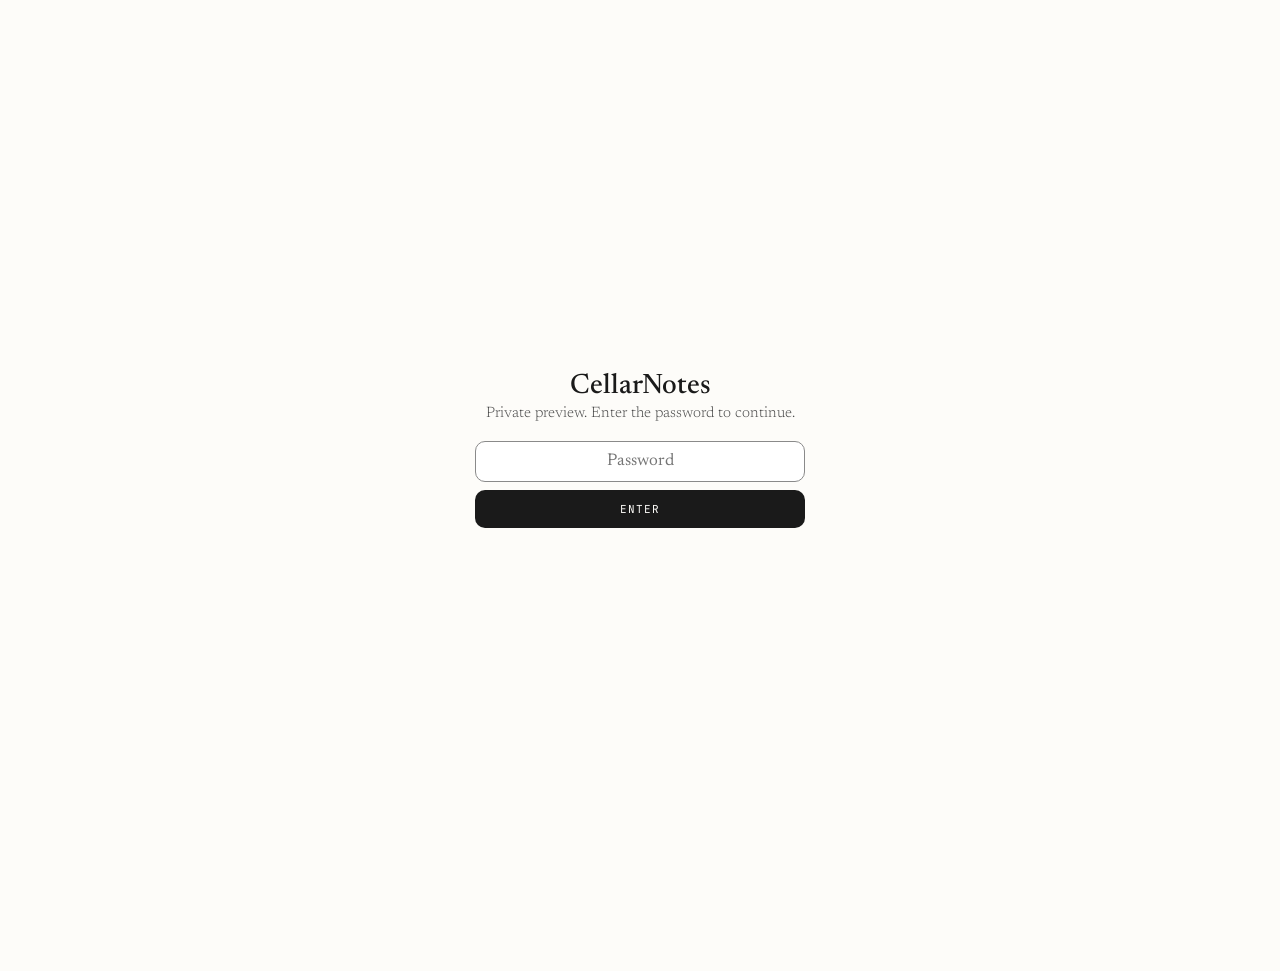
<file: cellar-notes/index.html>
<!doctype html>
<html lang="en">
<head>
<meta charset="utf-8" />
<meta name="viewport" content="width=device-width,initial-scale=1" />
<title>CellarNotes — previews</title>
<meta name="robots" content="noindex" />
<link rel="preconnect" href="https://fonts.googleapis.com">
<link rel="preconnect" href="https://fonts.gstatic.com" crossorigin>
<link href="https://fonts.googleapis.com/css2?family=Newsreader:ital,opsz,wght@0,6..72,300;0,6..72,400;0,6..72,500;0,6..72,600;1,6..72,400&family=JetBrains+Mono:wght@400;500&display=swap" rel="stylesheet">
<style>
  :root{
    --ink:#1a1a1a; --ink-2:#4a4a4a; --ink-3:#8a8a8a; --ink-4:#c8c5bd;
    --paper:#fdfcf9; --rule:#e5e2d8; --soft:#f4f2eb;
    --serif:'Newsreader',Georgia,'Times New Roman',serif;
    --mono:'JetBrains Mono',ui-monospace,SFMono-Regular,Menlo,monospace;
  }
  *{box-sizing:border-box} html,body{margin:0;padding:0}
  body{background:var(--paper);color:var(--ink);font-family:var(--serif);font-weight:300;-webkit-font-smoothing:antialiased}
  .wrap{max-width:640px;margin:0 auto;padding:64px 24px 96px}
  .eyebrow{font-family:var(--mono);font-size:10px;letter-spacing:1.5px;text-transform:uppercase;color:var(--ink-3);margin:0 0 14px}
  h1{font-family:var(--serif);font-weight:500;font-size:40px;line-height:1.05;letter-spacing:.3px;margin:0 0 6px}
  .lede{font-style:italic;font-size:20px;color:var(--ink-2);margin:0 0 14px}
  .intro{font-size:16px;line-height:1.55;color:var(--ink-2);max-width:54ch;margin:0 0 36px}
  a.card{display:block;text-decoration:none;color:inherit;border:1px solid var(--rule);border-radius:16px;padding:20px 22px;margin:0 0 14px;background:#fff;transition:border-color .12s,transform .12s}
  a.card:hover{border-color:var(--ink-3);transform:translateY(-1px)}
  .clabel{font-family:var(--mono);font-size:10px;letter-spacing:1.2px;text-transform:uppercase;color:var(--ink-3);margin:0 0 8px;display:flex;gap:8px;align-items:center}
  .pill{border:1px solid var(--ink-4);border-radius:20px;padding:2px 8px;font-size:9px}
  .ctitle{font-family:var(--serif);font-weight:500;font-size:22px;margin:0 0 4px;display:flex;justify-content:space-between;align-items:baseline;gap:10px}
  .arrow{font-family:var(--mono);font-size:15px;color:var(--ink-3)}
  a.card:hover .arrow{color:var(--ink)}
  .cdesc{font-size:15px;line-height:1.5;color:var(--ink-2);margin:0}
  .foot{margin:34px 0 0;font-size:13.5px;color:var(--ink-3);line-height:1.5}
  .foot a{color:inherit;text-decoration:underline;text-decoration-color:var(--ink-4);text-underline-offset:3px}
  /* gate */
  .gate{position:fixed;inset:0;background:var(--paper);z-index:50;display:flex;align-items:center;justify-content:center;padding:24px}
  .gate form{width:min(330px,100%);text-align:center}
  .gate .brand{font-family:var(--serif);font-weight:500;font-size:28px;margin:0 0 6px}
  .gate p{font-size:15px;color:var(--ink-2);margin:0 0 20px}
  .gate input{width:100%;font-family:var(--serif);font-size:17px;padding:11px 14px;border:1px solid var(--rule);border-radius:10px;text-align:center;outline:none;margin-bottom:8px}
  .gate input:focus{border-color:var(--ink-3)}
  .gate button{width:100%;font-family:var(--mono);font-size:11px;letter-spacing:1px;text-transform:uppercase;color:var(--paper);background:var(--ink);border:none;border-radius:10px;padding:12px;cursor:pointer}
  body.locked{overflow:hidden}
  @media(max-width:520px){.wrap{padding:44px 18px 72px}h1{font-size:32px}}
</style>
</head>
<body class="locked">
<div class="gate" id="gate"><form id="gf"><div class="brand">CellarNotes</div><p>Private preview. Enter the password to continue.</p><input id="gp" type="password" placeholder="Password" autofocus><button>Enter</button></form></div>

<div class="wrap">
  <p class="eyebrow">Private preview</p>
  <h1>CellarNotes</h1>
  <p class="lede">A texting copilot for wine sales reps.</p>
  <p class="intro">Three views of the same idea, newest first — from a rough sketch, to the concept wired with real Rare Wine Co. data, to a working tool a rep could open tomorrow. Everything below is sample/illustrative or private data, shared behind this password.</p>

  <a class="card" href="/cellar-notes/tool/">
    <div class="clabel"><span class="pill">Working tool</span> v1 · real data</div>
    <div class="ctitle">Jon's dashboard <span class="arrow">→</span></div>
    <p class="cdesc">A lightweight web tool on Jon Sillcocks' real 257-account book. A daily "Today" call-list — allocations running low, accounts slipping, accounts due to reorder — plus account lookup with a suggested pitch. The version built to actually be used.</p>
  </a>

  <a class="card" href="/cellar-notes/demo/">
    <div class="clabel"><span class="pill">Prototype</span> real data · private</div>
    <div class="ctitle">Real-data prototype <span class="arrow">→</span></div>
    <p class="cdesc">The texting concept wired to two years of real sales, live allocation scarcity, and current inventory. Toggle on- vs off-premise accounts. Every figure in the cards comes from the export.</p>
  </a>

  <a class="card" href="/cellar-notes/concept/">
    <div class="clabel"><span class="pill">Concept</span> fictional data</div>
    <div class="ctitle">Concept prototype <span class="arrow">→</span></div>
    <p class="cdesc">The original sketch: an inbound order text, enriched with the account context a rep needs to upsell, and a drafted reply to send or edit. Fictional accounts — the shape of the idea.</p>
  </a>

  <p class="foot">Private and password-gated. &nbsp;<a href="https://dtemple.me/">dtemple.me</a></p>
</div>

<script>
(function(){
  var g=document.getElementById('gate');
  function u(){document.body.classList.remove('locked');g.style.display='none';try{sessionStorage.setItem('cn_unlocked','1');}catch(e){}}
  if(window.sessionStorage&&sessionStorage.getItem('cn_unlocked')==='1'){u();}
  document.getElementById('gf').addEventListener('submit',function(e){
    e.preventDefault();
    if(document.getElementById('gp').value.trim().toLowerCase()==='uno'){u();}
    else{document.getElementById('gp').value='';document.getElementById('gp').focus();}
  });
})();
</script>
</body>
</html>
</file>
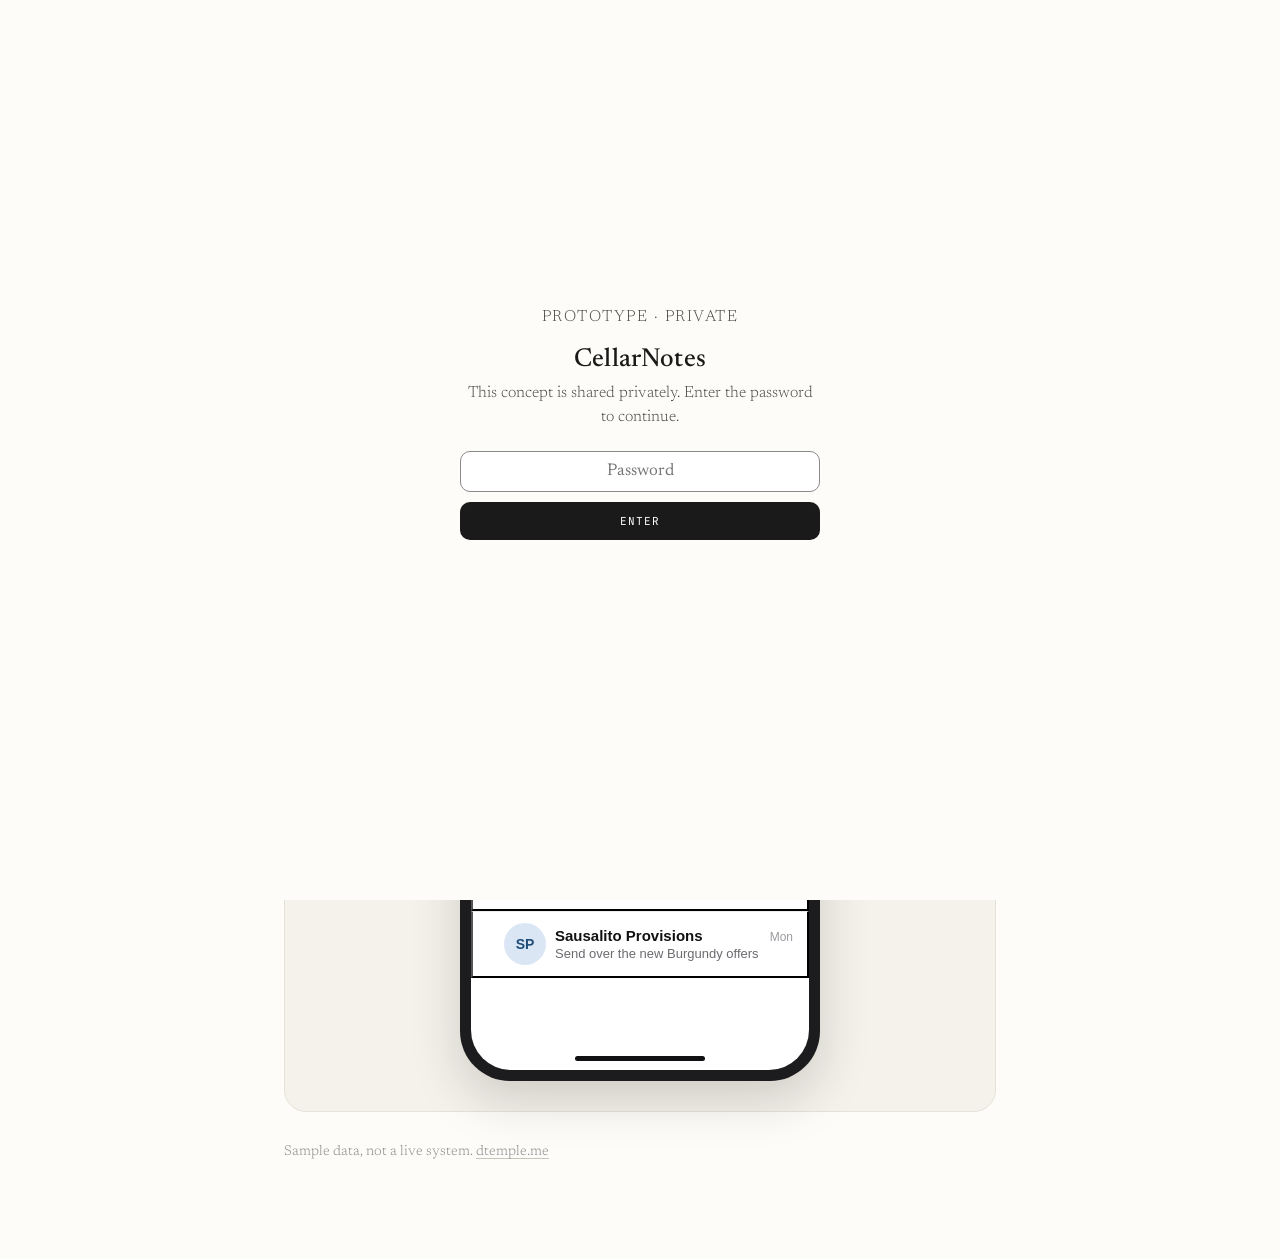
<file: cellar-notes/concept/index.html>
<!doctype html>
<html lang="en">
<head>
<meta charset="utf-8" />
<meta name="viewport" content="width=device-width,initial-scale=1" />
<title>CellarNotes — prototype</title>
<meta name="description" content="A texting copilot for wine sales reps: every inbound order, enriched with the account data you need to upsell. Concept prototype." />
<meta name="theme-color" content="#fdfcf9" />
<meta property="og:title" content="CellarNotes — prototype" />
<meta property="og:description" content="A texting copilot for wine sales reps. Tap a conversation, see the account context, draft the upsell. Sample data, concept prototype." />
<meta property="og:type" content="website" />
<link rel="preconnect" href="https://fonts.googleapis.com">
<link rel="preconnect" href="https://fonts.gstatic.com" crossorigin>
<link href="https://fonts.googleapis.com/css2?family=Newsreader:ital,opsz,wght@0,6..72,300;0,6..72,400;0,6..72,500;0,6..72,600;1,6..72,400&family=JetBrains+Mono:wght@400;500&display=swap" rel="stylesheet">
<style>
  :root{
    --ink:#1a1a1a; --ink-2:#4a4a4a; --ink-3:#8a8a8a; --ink-4:#c8c5bd;
    --paper:#fdfcf9; --rule:#e5e2d8; --soft:#f4f2eb;
    --serif:'Newsreader',Georgia,'Times New Roman',serif;
    --mono:'JetBrains Mono',ui-monospace,SFMono-Regular,Menlo,monospace;
    /* phone palette (fixed light theme) */
    --scr:#ffffff; --bezel:#1c1c1e; --p1:#111114; --p2:#6b6b70; --p3:#9a9aa0;
    --sep:#ececf0; --bubble:#e9e9eb; --blue:#0a84ff; --bluebg:#eef4fc; --bluebd:#d3e2f5;
    --chipbg:#e7f0fb; --chiptx:#185fa5; --avbg:#dbe6f5; --avtx:#1f4d7a;
    --warn:#9a6700; --down:#b3261e; --up:#1e7a4d;
  }
  *{box-sizing:border-box}
  html,body{margin:0;padding:0}
  body{background:var(--paper);color:var(--ink);font-family:var(--serif);font-weight:300;-webkit-font-smoothing:antialiased;text-rendering:optimizeLegibility;}
  a{color:inherit}
  .wrap{max-width:760px;margin:0 auto;padding:56px 24px 96px;}
  .eyebrow{font-family:var(--mono);font-size:10px;letter-spacing:1.5px;text-transform:uppercase;color:var(--ink-3);margin:0 0 14px}
  h1{font-family:var(--serif);font-weight:500;font-size:40px;line-height:1.05;letter-spacing:0.3px;margin:0 0 6px}
  .lede{font-style:italic;font-size:20px;color:var(--ink-2);margin:0 0 20px}
  .intro{font-size:17px;line-height:1.55;color:var(--ink-2);max-width:60ch;margin:0 0 8px}
  .hint{font-family:var(--mono);font-size:12px;color:var(--ink-3);letter-spacing:.3px;margin:18px 0 0}
  .stage{margin:34px 0 0;background:var(--soft);border:1px solid var(--rule);border-radius:22px;padding:30px 16px;display:flex;justify-content:center}
  .foot{margin:30px 0 0;font-size:14px;color:var(--ink-3);line-height:1.5}
  .foot a{text-decoration:underline;text-decoration-color:var(--ink-4);text-underline-offset:3px}

  .device{width:min(360px,94vw);background:var(--bezel);border-radius:50px;padding:11px;box-shadow:0 18px 50px rgba(40,36,28,.18)}
  .screen{position:relative;background:var(--scr);border-radius:40px;overflow:hidden;height:min(720px,76vh);min-height:560px;display:flex;flex-direction:column;font-family:-apple-system,BlinkMacSystemFont,'Segoe UI',Roboto,Helvetica,Arial,sans-serif}
  .island{position:absolute;top:9px;left:50%;transform:translateX(-50%);width:92px;height:24px;background:#000;border-radius:14px;z-index:6}
  .statusbar{display:flex;justify-content:space-between;align-items:center;padding:12px 22px 4px;flex:none}
  .statusbar .t{font-size:13px;font-weight:600;color:var(--p1)}
  .batt{display:inline-block;width:22px;height:11px;border:1px solid var(--p1);border-radius:3px}
  .batt span{display:block;margin:1px;width:16px;height:7px;background:var(--p1);border-radius:1px}
  .scroll{flex:1;overflow-y:auto;-webkit-overflow-scrolling:touch}
  .homebar{height:5px;width:130px;background:var(--p1);border-radius:3px;margin:6px auto 9px;flex:none}
  svg.ic{display:block}

  /* inbox */
  .ib-top{display:flex;justify-content:space-between;align-items:center;padding:4px 18px 6px}
  .ib-top .h{font-size:25px;font-weight:600;color:var(--p1)}
  .ib-label{font-size:11px;color:var(--p3);text-align:center;margin:2px 0 0}
  .search{margin:2px 16px 6px;background:#efeff0;border-radius:10px;display:flex;align-items:center;gap:6px;padding:8px 10px;color:var(--p3);font-size:14px}
  .row{display:flex;align-items:center;gap:9px;padding:11px 14px;border-top:.5px solid var(--sep);cursor:pointer;background:none;width:100%;text-align:left;font:inherit}
  .row:hover{background:#f6f6f8}
  .row:first-of-type{border-top:none}
  .dot{width:8px;display:flex;justify-content:center;flex:none}
  .dot span{width:8px;height:8px;border-radius:50%;background:var(--blue)}
  .av{width:42px;height:42px;border-radius:50%;background:var(--avbg);color:var(--avtx);display:flex;align-items:center;justify-content:center;font-size:14px;font-weight:600;flex:none}
  .rmid{flex:1;min-width:0}
  .rtop{display:flex;justify-content:space-between;align-items:baseline;gap:8px}
  .rname{font-size:15px;font-weight:600;color:var(--p1)}
  .rtime{font-size:12px;color:var(--p3);white-space:nowrap}
  .rprev{margin:1px 0 0;font-size:13px;color:var(--p2);white-space:nowrap;overflow:hidden;text-overflow:ellipsis}

  /* thread */
  .thbar{position:relative;display:flex;flex-direction:column;align-items:center;gap:2px;padding:2px 46px 9px;border-bottom:.5px solid var(--sep);flex:none}
  .thbar .back{position:absolute;left:10px;top:4px;color:var(--blue);background:none;border:none;cursor:pointer;padding:4px}
  .thbar .info{position:absolute;right:14px;top:8px;color:var(--blue)}
  .thav{width:34px;height:34px;border-radius:50%;background:var(--avbg);color:var(--avtx);display:flex;align-items:center;justify-content:center;font-size:13px;font-weight:600}
  .thname{font-size:13px;font-weight:600;color:var(--p1)}
  .thsub{font-size:11px;color:var(--p3)}
  .msgs{padding:12px 14px;display:flex;flex-direction:column;gap:8px}
  .stamp{text-align:center;font-size:11px;color:var(--p3);margin:0 0 2px}
  .b-them{align-self:flex-start;max-width:80%;background:var(--bubble);color:var(--p1);border-radius:18px;padding:8px 13px;font-size:14.5px;line-height:1.4}
  .b-me{align-self:flex-end;max-width:80%;background:var(--blue);color:#fff;border-radius:18px;padding:8px 13px;font-size:14.5px;line-height:1.4}
  .card{border:.5px solid #e0e0e4;border-radius:14px;padding:12px;margin-top:2px}
  .card .chiprow{display:flex;align-items:center;gap:6px;margin-bottom:8px}
  .chip{display:inline-flex;align-items:center;gap:4px;background:var(--chipbg);color:var(--chiptx);font-size:12px;padding:3px 8px;border-radius:8px}
  .chip2{display:inline-flex;align-items:center;gap:5px;color:#0c447c;font-size:13px;font-weight:600}
  .auto{font-size:11px;color:var(--p3)}
  .crow{display:flex;justify-content:space-between;align-items:center;padding:5px 0;gap:10px}
  .crow+.crow{border-top:.5px solid #efeff2}
  .clab{font-size:13px;color:var(--p2)}
  .cval{font-size:13px;font-weight:600;color:var(--p1);text-align:right}
  .cval.warn{color:var(--warn)} .cval.down{color:var(--down)} .cval.up{color:var(--up)}
  .stock{margin-top:10px;border-top:.5px solid #efeff2;padding-top:10px}
  .stocktitle{display:flex;align-items:center;gap:5px;font-size:12px;font-weight:600;color:var(--chiptx);margin:0 0 6px}
  .srow{display:flex;justify-content:space-between;align-items:center;padding:3px 0}
  .sname{font-size:13px;color:var(--p1)}
  .sqty{font-size:12px;font-weight:600;color:var(--up);white-space:nowrap}
  .drawbtn{margin-top:10px;width:100%;display:flex;align-items:center;justify-content:center;gap:6px;background:#fff;border:1px solid var(--bluebd);color:#0c447c;border-radius:10px;padding:9px 0;font-size:13.5px;font-weight:600;cursor:pointer}
  .drawbtn:hover{background:#f6faff}
  .sugg{background:var(--bluebg);border:.5px solid var(--bluebd);border-radius:14px;padding:12px;margin-top:8px}
  .sugg .inner{background:#fff;border-radius:12px;padding:10px;margin:8px 0 10px;font-size:14px;line-height:1.5;color:var(--p1)}
  .sbtns{display:flex;gap:8px}
  .sbtns button{flex:1;display:flex;align-items:center;justify-content:center;gap:5px;border-radius:10px;padding:9px 0;font-size:14px;font-weight:600;cursor:pointer}
  .send{background:var(--blue);color:#fff;border:none}
  .edit{background:#fff;color:#0c447c;border:1px solid var(--bluebd)}
  .composer{display:flex;align-items:center;gap:8px;padding:8px 12px;border-top:.5px solid var(--sep);flex:none}
  .composer .plus{color:#8a8a8e;flex:none}
  .cwrap{flex:1;display:flex;align-items:center;border:1px solid #d6d6da;border-radius:18px;padding:4px 6px 4px 12px}
  .cwrap input{flex:1;border:none;outline:none;font-size:14px;font-family:inherit;background:transparent;color:var(--p1)}
  .cwrap input::placeholder{color:var(--p3)}
  .csend{width:28px;height:28px;border-radius:50%;background:var(--blue);color:#fff;border:none;display:flex;align-items:center;justify-content:center;cursor:pointer;flex:none}
  .csend.off{background:#cdd0d6;cursor:default}
  @media(max-width:520px){.wrap{padding:40px 16px 72px}h1{font-size:32px}.lede{font-size:18px}}

  /* password gate */
  .gate{position:fixed;inset:0;background:var(--paper);z-index:50;display:flex;align-items:center;justify-content:center;padding:24px}
  .gate-card{width:min(360px,100%);text-align:center}
  .gate .eyebrow{margin-bottom:18px}
  .gate h2{font-family:var(--serif);font-weight:500;font-size:26px;letter-spacing:.3px;margin:0 0 8px;color:var(--ink)}
  .gate p{font-family:var(--serif);font-weight:300;font-size:16px;line-height:1.5;color:var(--ink-2);margin:0 0 22px}
  .gate-form{display:flex;flex-direction:column;gap:10px}
  .gate input{font-family:var(--serif);font-size:17px;color:var(--ink);background:#fff;border:1px solid var(--rule);border-radius:10px;padding:11px 14px;outline:none;text-align:center}
  .gate input:focus{border-color:var(--ink-3)}
  .gate button{font-family:var(--mono);font-size:11px;letter-spacing:1px;text-transform:uppercase;color:var(--paper);background:var(--ink);border:none;border-radius:10px;padding:12px 0;cursor:pointer}
  .gate button:hover{background:#000}
  .gate-err{font-family:var(--mono);font-size:11px;letter-spacing:.5px;color:var(--down);min-height:14px;margin:4px 0 0;visibility:hidden}
  .gate-err.show{visibility:visible}
  body.locked{overflow:hidden}
</style>
</head>
<body class="locked">
<div class="gate" id="gate">
  <div class="gate-card">
    <p class="eyebrow">Prototype · private</p>
    <h2>CellarNotes</h2>
    <p>This concept is shared privately. Enter the password to continue.</p>
    <form class="gate-form" id="gateForm" autocomplete="off">
      <input type="password" id="gatePass" placeholder="Password" aria-label="Password" autofocus />
      <button type="submit">Enter</button>
      <p class="gate-err" id="gateErr">Incorrect password</p>
    </form>
  </div>
</div>
<div class="wrap">
  <p class="eyebrow">Prototype · v0 · sample data</p>
  <h1>CellarNotes</h1>
  <p class="lede">Working name lol</p>
  <p class="intro">Here's the simplest version of what the idea we discussed could look like. Do you think folks would pay for this? This is janky but hopefully gives an example of how it could work. It looks like Snowflake integration would be relatively easy, Netsuite a little harder but still possible.</p>
  <p class="hint">↓ tap a conversation, then draft the reply</p>

  <div class="stage">
    <div class="device">
      <div class="screen">
        <div class="island"></div>
        <div class="statusbar">
          <span class="t" id="clock">2:14</span>
          <span style="display:flex;align-items:center;gap:6px">
            <span style="font-size:12px;color:var(--p1)">100%</span>
            <span class="batt"><span></span></span>
          </span>
        </div>
        <div class="scroll" id="scroll"></div>
        <div id="footer"></div>
        <div class="homebar"></div>
      </div>
    </div>
  </div>

  <p class="foot">Sample data, not a live system.&nbsp;<a href="https://dtemple.me/">dtemple.me</a></p>
</div>

<script>
(function(){
  var PASS = 'uno';
  var gate = document.getElementById('gate');
  function unlock(){
    document.body.classList.remove('locked');
    gate.style.display = 'none';
    try{ sessionStorage.setItem('cn_unlocked','1'); }catch(e){}
  }
  if(sessionStorage.getItem && sessionStorage.getItem('cn_unlocked')==='1'){ unlock(); }
  document.getElementById('gateForm').addEventListener('submit', function(e){
    e.preventDefault();
    var val = document.getElementById('gatePass').value.trim().toLowerCase();
    if(val === PASS){ unlock(); }
    else {
      document.getElementById('gateErr').classList.add('show');
      var inp = document.getElementById('gatePass');
      inp.value = ''; inp.focus();
    }
  });
})();
function ic(name, size, cls){
  size = size || 20;
  var P = {
    chevL:['<path d="M15 18l-6-6 6-6"/>',0],
    chevR:['<path d="M9 6l6 6-6 6"/>',0],
    info:['<circle cx="12" cy="12" r="9"/><path d="M12 16v-4"/><path d="M12 8h.01"/>',0],
    search:['<circle cx="11" cy="11" r="7"/><path d="M21 21l-4.3-4.3"/>',0],
    pencil:['<path d="M12 20h9"/><path d="M16.5 3.5a2.1 2.1 0 0 1 3 3L7 19l-4 1 1-4z"/>',0],
    bolt:['<path d="M13 2L3 14h7l-1 8 10-12h-7z"/>',1],
    spark:['<path d="M12 3l1.7 4.8L18.5 9l-4.8 1.7L12 15l-1.7-4.3L5.5 9l4.8-1.2z"/>',1],
    send:['<path d="M22 2L11 13"/><path d="M22 2l-7 20-4-9-9-4z"/>',0],
    arrow:['<path d="M5 12h14"/><path d="M13 6l6 6-6 6"/>',0],
    mic:['<rect x="9" y="2" width="6" height="11" rx="3"/><path d="M5 10a7 7 0 0 0 14 0"/><path d="M12 19v3"/>',0],
    plus:['<path d="M12 5v14M5 12h14"/>',0]
  };
  var d = P[name]; var fill = d[1] ? 'currentColor' : 'none';
  return '<svg class="ic '+(cls||'')+'" width="'+size+'" height="'+size+'" viewBox="0 0 24 24" fill="'+fill+'" stroke="currentColor" stroke-width="2" stroke-linecap="round" stroke-linejoin="round" aria-hidden="true">'+d[0]+'</svg>';
}
function esc(s){return s.replace(/&/g,'&amp;').replace(/</g,'&lt;').replace(/>/g,'&gt;');}

var convs = {
  marin:{name:"Marin Hospitality Group",initials:"MH",sub:"on-premise · San Francisco",time:"2:14 PM",unread:true,
    preview:"And something bubbly for the BTG list?",
    messages:[{f:'them',t:"Hey — can I get 6 cases of the Conterno Barolo '19?"},{f:'them',t:"And something bubbly you'd put on a by-the-glass list?"}],
    context:[["Conterno '19 allocation","4 of 12 cases left","warn"],["Spend YTD vs last yr","$48k ↓ from $61k","down"],["Last sale","May 28 · $3.1k",""],["SKUs on file","37 active",""],["Top categories","Champagne, Barolo",""],["Open deal","5% case rate · ends Fri",""]],
    stock:{title:"In-stock bubbly to offer",items:[["Selosse Initial, NV","6 cs"],["Pierre Péters Cuvée de Réserve","11 cs"],["Bérêche Brut Réserve","4 cs"],["Ployez-Jacquemart Extra Brut","9 cs"]]},
    suggestion:"Got you down for 4 cases of the Conterno '19 — that's the last of your allocation, so good timing. For bubbles, the Selosse just landed and you crushed it last spring. Want 2 cases at your 5% case rate before it expires Friday?"},
  cypress:{name:"Cypress & Vine",initials:"CV",sub:"retail shop · Healdsburg",time:"1:48 PM",unread:true,
    preview:"Also — any new Loire whites worth tasting?",
    messages:[{f:'them',t:"Can we move Friday's delivery to Monday?"},{f:'them',t:"Also — any new Loire whites worth tasting?"}],
    context:[["Account standing","Net-30 · current","up"],["Spend YTD vs last yr","$22k ↑ from $17k","up"],["Last sale","Jun 2 · $1.4k",""],["SKUs on file","22 active",""],["Huet Vouvray","Inbound Tue · 8 cases",""],["Last Loire order","None in 9 months","warn"]],
    stock:{title:"In-stock Loire whites",items:[["Pépière Muscadet 'Clos des Briords'","12 cs"],["Thomas-Labaille Sancerre","6 cs"],["La Taille aux Loups Montlouis Sec","8 cs"],["Vacheron Sancerre","9 cs"]]},
    suggestion:"No problem — I'll push the delivery to Monday. On Loire: the new Huet Vouvray lands Tuesday and you haven't tasted the lineup in a while. Want me to set aside 2 cases plus a sample for the team?"},
  tasting:{name:"The Tasting Room",initials:"TR",sub:"on-premise · Oakland",time:"12:30 PM",unread:true,
    preview:"Need 3 more cases of the Sancerre",
    messages:[{f:'them',t:"Need 3 more cases of the Sancerre"}],
    context:[["Sancerre (current)","In stock · 26 cases","up"],["Last sale","May 30 · $2.2k",""],["SKUs on file","18 active",""],["Reorder pace","Every ~2 weeks",""],["Never tried","Pouilly-Fumé, same grower",""],["Open deal","Mixed-case 6% off",""]],
    stock:{title:"Sauvignon in stock to offer",items:[["Sancerre 'Les Monts Damnés' (usual)","26 cs"],["Pouilly-Fumé, same grower — NEW","14 cs"],["Quincy, Dom. des Ballandors","7 cs"],["Menetou-Salon, Henry Pellé","10 cs"]]},
    suggestion:"3 cases of the Sancerre on the way. Same grower just released a Pouilly-Fumé that drinks like the Sancerre's bigger sibling — want me to drop one case in at the 6% mixed-case rate so you can pour both?"},
  noe:{name:"Noe Valley Bistro",initials:"NV",sub:"on-premise · San Francisco",time:"11:05 AM",unread:false,
    preview:"What's our allocation on the Cornas this year?",
    messages:[{f:'them',t:"What's our allocation on the Cornas this year?"}],
    context:[["Cornas allocation","2 of 6 cases left","warn"],["Spend YTD vs last yr","$31k ↑ from $28k","up"],["Last sale","Jun 1 · $2.8k",""],["SKUs on file","29 active",""],["By-the-glass Rhônes","3 SKUs, strong sell-through",""],["Open deal","None active",""]],
    stock:{title:"Northern Rhône to offer",items:[["Cornas (last of allocation)","2 cs"],["Saint-Joseph, same grower — NEW","16 cs"],["Crozes-Hermitage, Dom. Combier","11 cs"],["Côte-Rôtie","3 cs"]]},
    suggestion:"You've got 2 of your 6 cases of Cornas left for the year. Given how your Rhône by-the-glass is moving, want me to lock both now before they're gone? I can also send the new Saint-Joseph as a lower-price pour."},
  embarcadero:{name:"Embarcadero Wine Bar",initials:"EW",sub:"on-premise · San Francisco",time:"Yesterday",unread:false,
    preview:"Reorder — same as last week please",
    messages:[{f:'them',t:"Reorder — same as last week please"}],
    context:[["Last week's order","6 SKUs · $4.2k",""],["Last sale","Jun 3 · $4.2k",""],["SKUs on file","41 active",""],["Out of stock now","1 of 6 (Muscadet)","warn"],["Spend YTD vs last yr","$58k ↑ from $44k","up"],["New arrival","Grower Champagne, fits list",""]],
    suggestion:"Reorder's in — heads up, the Muscadet from last week is out, so I subbed the same grower's Gros Plant (very close). Also just landed a grower Champagne that fits your list — want a case to try by the glass?"},
  larkspur:{name:"Larkspur Table",initials:"LT",sub:"on-premise · Larkspur",time:"Yesterday",unread:false,
    preview:"Is the Huet back in stock yet?",
    messages:[{f:'them',t:"Is the Huet back in stock yet?"}],
    context:[["Huet Vouvray","Back in stock today","up"],["Account standing","Net-30 · 12 days out",""],["Last sale","May 19 · $1.1k",""],["SKUs on file","15 active",""],["Spend YTD vs last yr","$19k ↓ from $24k","down"],["Open deal","5% case rate · ends Fri",""]],
    stock:{title:"In-stock Loire whites",items:[["Huet Vouvray 'Le Haut-Lieu' Sec","10 cs"],["Pépière Muscadet (sample)","12 cs"],["La Taille aux Loups Montlouis","6 cs"]]},
    suggestion:"Good timing — the Huet just came back in today. Want me to put aside 2 cases at the 5% case rate before it closes Friday? You're running a little behind last year, so I can throw in the new Muscadet sample too."},
  sausalito:{name:"Sausalito Provisions",initials:"SP",sub:"retail shop · Sausalito",time:"Mon",unread:false,
    preview:"Send over the new Burgundy offers",
    messages:[{f:'them',t:"Send over the new Burgundy offers"}],
    context:[["Burgundy offers","7 new · 2 allocated",""],["Past Burgundy spend","$12k last yr",""],["Last sale","May 26 · $1.9k",""],["SKUs on file","24 active",""],["Allocated to you","Roulot, 1 case","up"],["Offer window","Closes Wed","warn"]],
    suggestion:"Sending the full Burgundy sheet now. Two are allocation-only this year and I've got you down for 1 case of the Roulot — want me to confirm that before the window closes Wednesday? Happy to walk the rest by phone."}
};
var order = ["marin","cypress","tasting","noe","embarcadero","larkspur","sausalito"];
var state = {screen:'inbox', active:null};

function inboxHTML(){
  var rows = order.map(function(id){
    var c = convs[id];
    return '<button class="row" onclick="openThread(\''+id+'\')">'+
      '<span class="dot">'+(c.unread?'<span></span>':'')+'</span>'+
      '<span class="av">'+c.initials+'</span>'+
      '<span class="rmid"><span class="rtop"><span class="rname">'+esc(c.name)+'</span><span class="rtime">'+c.time+'</span></span>'+
      '<span class="rprev">'+esc(c.preview)+'</span></span></button>';
  }).join('');
  return '<p class="ib-label">Rare Wine Co · trade line</p>'+
    '<div class="ib-top"><span class="h">Messages</span><span style="color:var(--blue)">'+ic('pencil',22)+'</span></div>'+
    '<div class="search">'+ic('search',16)+'<span>Search</span></div>'+
    rows;
}

function threadHTML(id){
  var c = convs[id];
  var msgs = c.messages.map(function(m){
    return '<div class="'+(m.f==='them'?'b-them':'b-me')+'">'+esc(m.t)+'</div>';
  }).join('');
  var ctx = c.context.map(function(r){
    return '<div class="crow"><span class="clab">'+esc(r[0])+'</span><span class="cval '+r[2]+'">'+esc(r[1])+'</span></div>';
  }).join('');
  var stockHTML = '';
  if(c.stock){
    stockHTML = '<div class="stock"><p class="stocktitle">'+ic('spark',13)+esc(c.stock.title)+'</p>'+
      c.stock.items.map(function(it){return '<div class="srow"><span class="sname">'+esc(it[0])+'</span><span class="sqty">'+esc(it[1])+'</span></div>';}).join('')+'</div>';
  }
  var contextCard = '<div class="card"><div class="chiprow"><span class="chip">'+ic('bolt',13)+'Account context</span><span class="auto">auto-pulled</span></div>'+ctx+stockHTML;
  if(!c.showSuggestion){
    contextCard += '<button class="drawbtn" onclick="reveal(\''+id+'\')">'+ic('spark',15)+'Draft the upsell reply</button>';
  }
  contextCard += '</div>';
  var suggCard = '';
  if(c.showSuggestion){
    suggCard = '<div class="sugg"><span class="chip2">'+ic('spark',15)+'Suggested reply</span>'+
      '<div class="inner">'+esc(c.suggestion)+'</div>'+
      '<div class="sbtns"><button class="send" onclick="sendSugg(\''+id+'\')">'+ic('send',15)+'Send</button>'+
      '<button class="edit" onclick="editSugg(\''+id+'\')">'+ic('pencil',15)+'Edit</button></div></div>';
  }
  var draft = c.draft || '';
  var on = draft.trim().length>0;
  return '<div class="thbar"><button class="back" onclick="goInbox()" aria-label="Back">'+ic('chevL',26)+'</button>'+
      '<span class="info">'+ic('info',22)+'</span>'+
      '<span class="thav">'+c.initials+'</span><span class="thname">'+esc(c.name)+'</span><span class="thsub">'+esc(c.sub)+'</span></div>'+
    '<div class="msgs"><p class="stamp">Today 2:14 PM</p>'+msgs+contextCard+suggCard+'</div>';
}

function composerHTML(id){
  var c = convs[id]; var draft = c.draft||''; var on = draft.trim().length>0;
  return '<div class="composer"><span class="plus">'+ic('plus',24)+'</span>'+
    '<div class="cwrap"><input id="cin" placeholder="Message" value="'+esc(draft).replace(/"/g,'&quot;')+'" oninput="onType(\''+id+'\',this.value)" onkeydown="if(event.key===\'Enter\')sendTyped(\''+id+'\')">'+
    '<button class="csend '+(on?'':'off')+'" onclick="sendTyped(\''+id+'\')" aria-label="Send">'+ic('arrow',16)+'</button></div></div>';
}

function render(){
  var scroll = document.getElementById('scroll');
  var footer = document.getElementById('footer');
  if(state.screen==='inbox'){
    scroll.innerHTML = inboxHTML();
    footer.innerHTML = '';
  } else {
    scroll.innerHTML = threadHTML(state.active);
    footer.innerHTML = composerHTML(state.active);
    scroll.scrollTop = scroll.scrollHeight;
  }
}
function openThread(id){ state.screen='thread'; state.active=id; render(); }
function goInbox(){ state.screen='inbox'; state.active=null; render(); }
function reveal(id){ convs[id].showSuggestion=true; render(); }
function sendSugg(id){ var c=convs[id]; c.messages.push({f:'me',t:c.suggestion}); c.showSuggestion=false; c.unread=false; render(); }
function editSugg(id){ var c=convs[id]; c.draft=c.suggestion; c.showSuggestion=false; render(); var el=document.getElementById('cin'); if(el){el.focus(); el.setSelectionRange(el.value.length,el.value.length);} }
function onType(id,v){ convs[id].draft=v; var b=document.querySelector('.csend'); if(b){ if(v.trim().length>0) b.classList.remove('off'); else b.classList.add('off'); } }
function sendTyped(id){ var c=convs[id]; var v=(c.draft||'').trim(); if(!v) return; c.messages.push({f:'me',t:v}); c.draft=''; c.unread=false; render(); }

render();
</script>
</body>
</html>
</file>
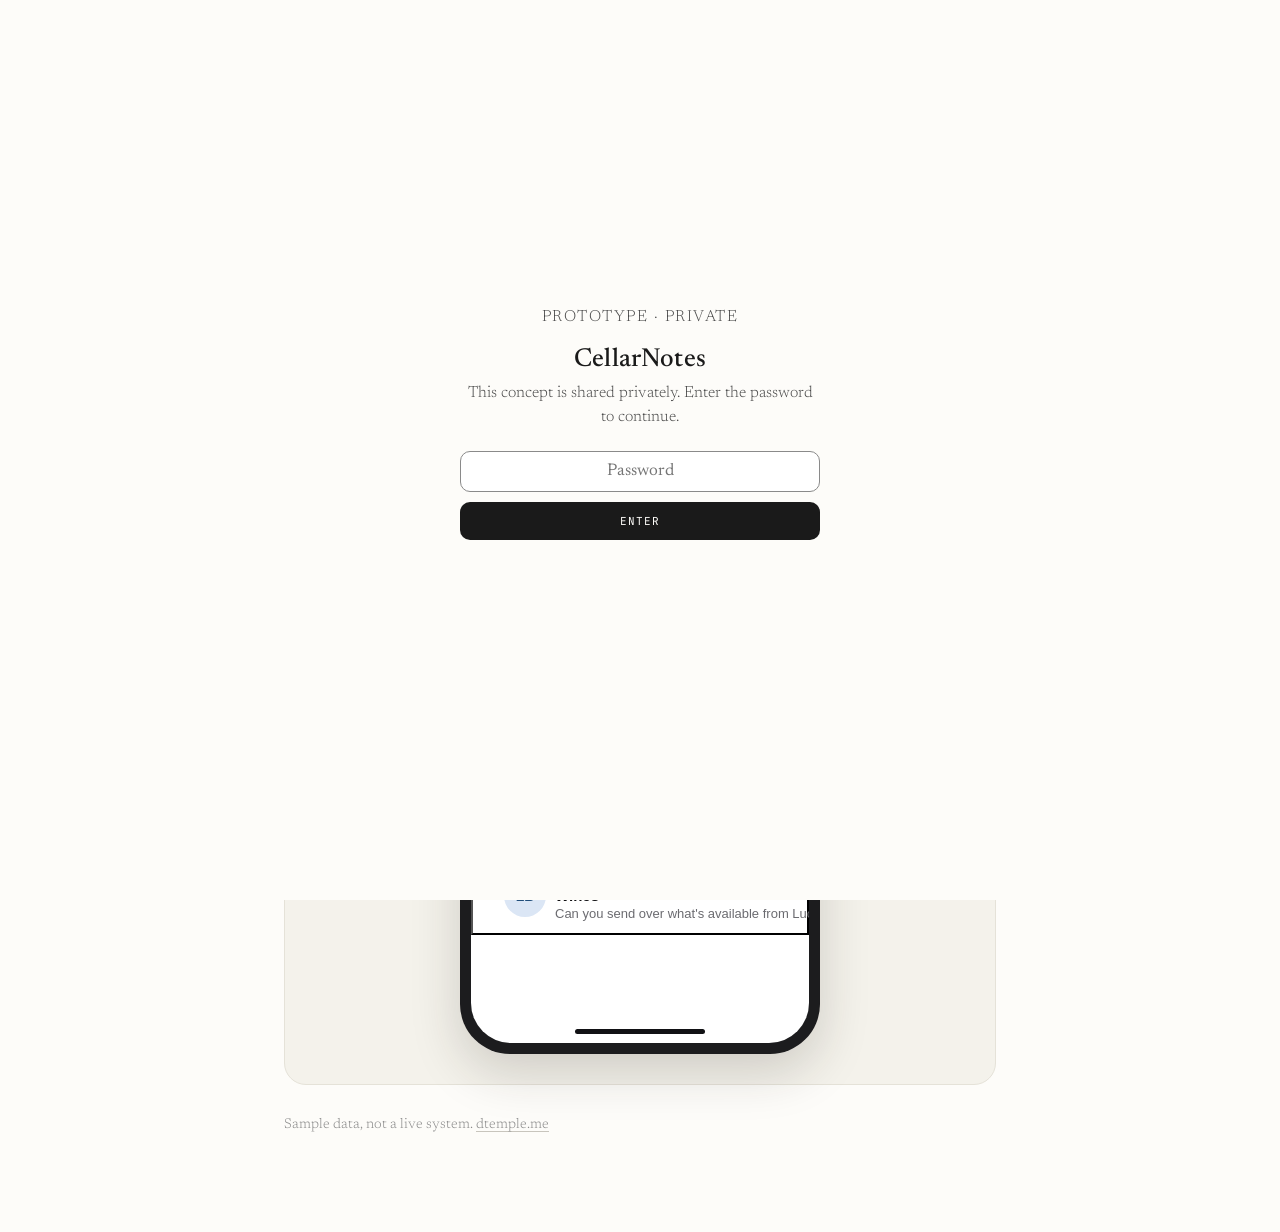
<file: cellar-notes/demo/index.html>
<!doctype html>
<html lang="en">
<head>
<meta charset="utf-8" />
<meta name="viewport" content="width=device-width,initial-scale=1" />
<title>CellarNotes — prototype</title>
<meta name="description" content="A texting copilot for wine sales reps: every inbound order, enriched with the account data you need to upsell. Concept prototype." />
<meta name="theme-color" content="#fdfcf9" />
<meta property="og:title" content="CellarNotes — prototype" />
<meta property="og:description" content="A texting copilot for wine sales reps. Tap a conversation, see the account context, draft the upsell. Sample data, concept prototype." />
<meta property="og:type" content="website" />
<link rel="preconnect" href="https://fonts.googleapis.com">
<link rel="preconnect" href="https://fonts.gstatic.com" crossorigin>
<link href="https://fonts.googleapis.com/css2?family=Newsreader:ital,opsz,wght@0,6..72,300;0,6..72,400;0,6..72,500;0,6..72,600;1,6..72,400&family=JetBrains+Mono:wght@400;500&display=swap" rel="stylesheet">
<style>
  :root{
    --ink:#1a1a1a; --ink-2:#4a4a4a; --ink-3:#8a8a8a; --ink-4:#c8c5bd;
    --paper:#fdfcf9; --rule:#e5e2d8; --soft:#f4f2eb;
    --serif:'Newsreader',Georgia,'Times New Roman',serif;
    --mono:'JetBrains Mono',ui-monospace,SFMono-Regular,Menlo,monospace;
    /* phone palette (fixed light theme) */
    --scr:#ffffff; --bezel:#1c1c1e; --p1:#111114; --p2:#6b6b70; --p3:#9a9aa0;
    --sep:#ececf0; --bubble:#e9e9eb; --blue:#0a84ff; --bluebg:#eef4fc; --bluebd:#d3e2f5;
    --chipbg:#e7f0fb; --chiptx:#185fa5; --avbg:#dbe6f5; --avtx:#1f4d7a;
    --warn:#9a6700; --down:#b3261e; --up:#1e7a4d;
  }
  *{box-sizing:border-box}
  html,body{margin:0;padding:0}
  body{background:var(--paper);color:var(--ink);font-family:var(--serif);font-weight:300;-webkit-font-smoothing:antialiased;text-rendering:optimizeLegibility;}
  a{color:inherit}
  .wrap{max-width:760px;margin:0 auto;padding:56px 24px 96px;}
  .eyebrow{font-family:var(--mono);font-size:10px;letter-spacing:1.5px;text-transform:uppercase;color:var(--ink-3);margin:0 0 14px}
  h1{font-family:var(--serif);font-weight:500;font-size:40px;line-height:1.05;letter-spacing:0.3px;margin:0 0 6px}
  .lede{font-style:italic;font-size:20px;color:var(--ink-2);margin:0 0 20px}
  .intro{font-size:17px;line-height:1.55;color:var(--ink-2);max-width:60ch;margin:0 0 8px}
  .hint{font-family:var(--mono);font-size:12px;color:var(--ink-3);letter-spacing:.3px;margin:18px 0 0}
  .stage{margin:34px 0 0;background:var(--soft);border:1px solid var(--rule);border-radius:22px;padding:30px 16px;display:flex;justify-content:center}
  .foot{margin:30px 0 0;font-size:14px;color:var(--ink-3);line-height:1.5}
  .foot a{text-decoration:underline;text-decoration-color:var(--ink-4);text-underline-offset:3px}

  .device{width:min(360px,94vw);background:var(--bezel);border-radius:50px;padding:11px;box-shadow:0 18px 50px rgba(40,36,28,.18)}
  .screen{position:relative;background:var(--scr);border-radius:40px;overflow:hidden;height:min(720px,76vh);min-height:560px;display:flex;flex-direction:column;font-family:-apple-system,BlinkMacSystemFont,'Segoe UI',Roboto,Helvetica,Arial,sans-serif}
  .island{position:absolute;top:9px;left:50%;transform:translateX(-50%);width:92px;height:24px;background:#000;border-radius:14px;z-index:6}
  .statusbar{display:flex;justify-content:space-between;align-items:center;padding:12px 22px 4px;flex:none}
  .statusbar .t{font-size:13px;font-weight:600;color:var(--p1)}
  .batt{display:inline-block;width:22px;height:11px;border:1px solid var(--p1);border-radius:3px}
  .batt span{display:block;margin:1px;width:16px;height:7px;background:var(--p1);border-radius:1px}
  .scroll{flex:1;overflow-y:auto;-webkit-overflow-scrolling:touch}
  .homebar{height:5px;width:130px;background:var(--p1);border-radius:3px;margin:6px auto 9px;flex:none}
  svg.ic{display:block}

  /* inbox */
  .ib-top{display:flex;justify-content:space-between;align-items:center;padding:4px 18px 6px}
  .ib-top .h{font-size:25px;font-weight:600;color:var(--p1)}
  .ib-label{font-size:11px;color:var(--p3);text-align:center;margin:2px 0 0}
  .search{margin:2px 16px 6px;background:#efeff0;border-radius:10px;display:flex;align-items:center;gap:6px;padding:8px 10px;color:var(--p3);font-size:14px}
  .tabs{display:flex;gap:6px;margin:2px 16px 8px;background:#f0f0f2;border-radius:9px;padding:3px}
  .tab{flex:1;border:none;background:none;font:inherit;font-size:13px;font-weight:600;color:var(--p2);padding:6px 0;border-radius:7px;cursor:pointer}
  .tab.active{background:#fff;color:var(--p1)}
  .row{display:flex;align-items:center;gap:9px;padding:11px 14px;border-top:.5px solid var(--sep);cursor:pointer;background:none;width:100%;text-align:left;font:inherit}
  .row:hover{background:#f6f6f8}
  .row:first-of-type{border-top:none}
  .dot{width:8px;display:flex;justify-content:center;flex:none}
  .dot span{width:8px;height:8px;border-radius:50%;background:var(--blue)}
  .av{width:42px;height:42px;border-radius:50%;background:var(--avbg);color:var(--avtx);display:flex;align-items:center;justify-content:center;font-size:14px;font-weight:600;flex:none}
  .rmid{flex:1;min-width:0}
  .rtop{display:flex;justify-content:space-between;align-items:baseline;gap:8px}
  .rname{font-size:15px;font-weight:600;color:var(--p1)}
  .rtime{font-size:12px;color:var(--p3);white-space:nowrap}
  .rprev{margin:1px 0 0;font-size:13px;color:var(--p2);white-space:nowrap;overflow:hidden;text-overflow:ellipsis}

  /* thread */
  .thbar{position:relative;display:flex;flex-direction:column;align-items:center;gap:2px;padding:2px 46px 9px;border-bottom:.5px solid var(--sep);flex:none}
  .thbar .back{position:absolute;left:10px;top:4px;color:var(--blue);background:none;border:none;cursor:pointer;padding:4px}
  .thbar .info{position:absolute;right:14px;top:8px;color:var(--blue)}
  .thav{width:34px;height:34px;border-radius:50%;background:var(--avbg);color:var(--avtx);display:flex;align-items:center;justify-content:center;font-size:13px;font-weight:600}
  .thname{font-size:13px;font-weight:600;color:var(--p1)}
  .thsub{font-size:11px;color:var(--p3)}
  .msgs{padding:12px 14px;display:flex;flex-direction:column;gap:8px}
  .stamp{text-align:center;font-size:11px;color:var(--p3);margin:0 0 2px}
  .b-them{align-self:flex-start;max-width:80%;background:var(--bubble);color:var(--p1);border-radius:18px;padding:8px 13px;font-size:14.5px;line-height:1.4}
  .b-me{align-self:flex-end;max-width:80%;background:var(--blue);color:#fff;border-radius:18px;padding:8px 13px;font-size:14.5px;line-height:1.4}
  .card{border:.5px solid #e0e0e4;border-radius:14px;padding:12px;margin-top:2px}
  .card .chiprow{display:flex;align-items:center;gap:6px;margin-bottom:8px}
  .chip{display:inline-flex;align-items:center;gap:4px;background:var(--chipbg);color:var(--chiptx);font-size:12px;padding:3px 8px;border-radius:8px}
  .chip2{display:inline-flex;align-items:center;gap:5px;color:#0c447c;font-size:13px;font-weight:600}
  .auto{font-size:11px;color:var(--p3)}
  .crow{display:flex;justify-content:space-between;align-items:center;padding:5px 0;gap:10px}
  .crow+.crow{border-top:.5px solid #efeff2}
  .clab{font-size:13px;color:var(--p2)}
  .cval{font-size:13px;font-weight:600;color:var(--p1);text-align:right}
  .cval.warn{color:var(--warn)} .cval.down{color:var(--down)} .cval.up{color:var(--up)}
  .stock{margin-top:10px;border-top:.5px solid #efeff2;padding-top:10px}
  .stocktitle{display:flex;align-items:center;gap:5px;font-size:12px;font-weight:600;color:var(--chiptx);margin:0 0 6px}
  .srow{display:flex;justify-content:space-between;align-items:center;padding:3px 0}
  .sname{font-size:13px;color:var(--p1)}
  .sqty{font-size:12px;font-weight:600;color:var(--up);white-space:nowrap}
  .aqty{font-size:12px;font-weight:600;color:var(--warn);white-space:nowrap}
  .stock.alloc .stocktitle{color:var(--warn)}
  .drawbtn{margin-top:10px;width:100%;display:flex;align-items:center;justify-content:center;gap:6px;background:#fff;border:1px solid var(--bluebd);color:#0c447c;border-radius:10px;padding:9px 0;font-size:13.5px;font-weight:600;cursor:pointer}
  .drawbtn:hover{background:#f6faff}
  .sugg{background:var(--bluebg);border:.5px solid var(--bluebd);border-radius:14px;padding:12px;margin-top:8px}
  .sugg .inner{background:#fff;border-radius:12px;padding:10px;margin:8px 0 10px;font-size:14px;line-height:1.5;color:var(--p1)}
  .sbtns{display:flex;gap:8px}
  .sbtns button{flex:1;display:flex;align-items:center;justify-content:center;gap:5px;border-radius:10px;padding:9px 0;font-size:14px;font-weight:600;cursor:pointer}
  .send{background:var(--blue);color:#fff;border:none}
  .edit{background:#fff;color:#0c447c;border:1px solid var(--bluebd)}
  .composer{display:flex;align-items:center;gap:8px;padding:8px 12px;border-top:.5px solid var(--sep);flex:none}
  .composer .plus{color:#8a8a8e;flex:none}
  .cwrap{flex:1;display:flex;align-items:center;border:1px solid #d6d6da;border-radius:18px;padding:4px 6px 4px 12px}
  .cwrap input{flex:1;border:none;outline:none;font-size:14px;font-family:inherit;background:transparent;color:var(--p1)}
  .cwrap input::placeholder{color:var(--p3)}
  .csend{width:28px;height:28px;border-radius:50%;background:var(--blue);color:#fff;border:none;display:flex;align-items:center;justify-content:center;cursor:pointer;flex:none}
  .csend.off{background:#cdd0d6;cursor:default}
  @media(max-width:520px){.wrap{padding:40px 16px 72px}h1{font-size:32px}.lede{font-size:18px}}

  /* password gate */
  .gate{position:fixed;inset:0;background:var(--paper);z-index:50;display:flex;align-items:center;justify-content:center;padding:24px}
  .gate-card{width:min(360px,100%);text-align:center}
  .gate .eyebrow{margin-bottom:18px}
  .gate h2{font-family:var(--serif);font-weight:500;font-size:26px;letter-spacing:.3px;margin:0 0 8px;color:var(--ink)}
  .gate p{font-family:var(--serif);font-weight:300;font-size:16px;line-height:1.5;color:var(--ink-2);margin:0 0 22px}
  .gate-form{display:flex;flex-direction:column;gap:10px}
  .gate input{font-family:var(--serif);font-size:17px;color:var(--ink);background:#fff;border:1px solid var(--rule);border-radius:10px;padding:11px 14px;outline:none;text-align:center}
  .gate input:focus{border-color:var(--ink-3)}
  .gate button{font-family:var(--mono);font-size:11px;letter-spacing:1px;text-transform:uppercase;color:var(--paper);background:var(--ink);border:none;border-radius:10px;padding:12px 0;cursor:pointer}
  .gate button:hover{background:#000}
  .gate-err{font-family:var(--mono);font-size:11px;letter-spacing:.5px;color:var(--down);min-height:14px;margin:4px 0 0;visibility:hidden}
  .gate-err.show{visibility:visible}
  body.locked{overflow:hidden}
</style>
</head>
<body class="locked">
<div class="gate" id="gate">
  <div class="gate-card">
    <p class="eyebrow">Prototype · private</p>
    <h2>CellarNotes</h2>
    <p>This concept is shared privately. Enter the password to continue.</p>
    <form class="gate-form" id="gateForm" autocomplete="off">
      <input type="password" id="gatePass" placeholder="Password" aria-label="Password" autofocus />
      <button type="submit">Enter</button>
      <p class="gate-err" id="gateErr">Incorrect password</p>
    </form>
  </div>
</div>
<div class="wrap">
  <h1>CellarNotes</h1>
  <p class="lede">Real account data · private demo</p>
  <p class="intro">Real numbers from the 2-year export — spend trends, last order, SKU counts, live allocation remaining, and in-stock inventory matched to each account's producers. Toggle on- vs off-premise. Inbound texts are illustrative; every figure in the cards is from the data.</p>
  <p class="hint">↓ tap a conversation, then draft the reply</p>

  <div class="stage">
    <div class="device">
      <div class="screen">
        <div class="island"></div>
        <div class="statusbar">
          <span class="t" id="clock">2:14</span>
          <span style="display:flex;align-items:center;gap:6px">
            <span style="font-size:12px;color:var(--p1)">100%</span>
            <span class="batt"><span></span></span>
          </span>
        </div>
        <div class="scroll" id="scroll"></div>
        <div id="footer"></div>
        <div class="homebar"></div>
      </div>
    </div>
  </div>

  <p class="foot">Sample data, not a live system.&nbsp;<a href="https://dtemple.me/">dtemple.me</a></p>
</div>

<script>
(function(){
  var PASS = 'uno';
  var gate = document.getElementById('gate');
  function unlock(){
    document.body.classList.remove('locked');
    gate.style.display = 'none';
    try{ sessionStorage.setItem('cn_unlocked','1'); }catch(e){}
  }
  if(sessionStorage.getItem && sessionStorage.getItem('cn_unlocked')==='1'){ unlock(); }
  document.getElementById('gateForm').addEventListener('submit', function(e){
    e.preventDefault();
    var val = document.getElementById('gatePass').value.trim().toLowerCase();
    if(val === PASS){ unlock(); }
    else {
      document.getElementById('gateErr').classList.add('show');
      var inp = document.getElementById('gatePass');
      inp.value = ''; inp.focus();
    }
  });
})();
function ic(name, size, cls){
  size = size || 20;
  var P = {
    chevL:['<path d="M15 18l-6-6 6-6"/>',0],
    chevR:['<path d="M9 6l6 6-6 6"/>',0],
    info:['<circle cx="12" cy="12" r="9"/><path d="M12 16v-4"/><path d="M12 8h.01"/>',0],
    search:['<circle cx="11" cy="11" r="7"/><path d="M21 21l-4.3-4.3"/>',0],
    pencil:['<path d="M12 20h9"/><path d="M16.5 3.5a2.1 2.1 0 0 1 3 3L7 19l-4 1 1-4z"/>',0],
    bolt:['<path d="M13 2L3 14h7l-1 8 10-12h-7z"/>',1],
    spark:['<path d="M12 3l1.7 4.8L18.5 9l-4.8 1.7L12 15l-1.7-4.3L5.5 9l4.8-1.2z"/>',1],
    send:['<path d="M22 2L11 13"/><path d="M22 2l-7 20-4-9-9-4z"/>',0],
    arrow:['<path d="M5 12h14"/><path d="M13 6l6 6-6 6"/>',0],
    mic:['<rect x="9" y="2" width="6" height="11" rx="3"/><path d="M5 10a7 7 0 0 0 14 0"/><path d="M12 19v3"/>',0],
    plus:['<path d="M12 5v14M5 12h14"/>',0]
  };
  var d = P[name]; var fill = d[1] ? 'currentColor' : 'none';
  return '<svg class="ic '+(cls||'')+'" width="'+size+'" height="'+size+'" viewBox="0 0 24 24" fill="'+fill+'" stroke="currentColor" stroke-width="2" stroke-linecap="round" stroke-linejoin="round" aria-hidden="true">'+d[0]+'</svg>';
}
function esc(s){return s.replace(/&/g,'&amp;').replace(/</g,'&lt;').replace(/>/g,'&gt;');}

var convs = {"C10432": {"name": "K&L Fulfillment", "initials": "KL", "sub": "Off Premise · Ben Andersen", "time": "2:14 PM", "unread": true, "preview": "Anything new worth tasting this week?", "messages": [{"f": "them", "t": "Can we reorder the Ch. Pradeaux? Same as last drop."}, {"f": "them", "t": "Anything new worth tasting this week?"}], "context": [["Spend 2025 vs 2024", "$590k ↑ from $413k", "up"], ["2026 YTD", "$180k", ""], ["Last order", "May 29 · $18,826", ""], ["SKUs on file", "507 active", ""], ["Allocated lines (2yr)", "183", ""], ["Top producer", "Ch. Pradeaux", ""]], "suggestion": "Last drop was the 2020 Bandol Rouge, pulling that through now — also have the 2024 Vespree Bandol Rosé down to 24 bottles total, worth grabbing a few cases before it's gone. On the Burgundy side, you're at 1 of 60 left on the 2021 Hubert Lignier Chambolle-Musigny if that's still on your radar.", "alloc": {"title": "Allocation — going fast", "items": [["2021 Hubert Lignier Chambolle-Musigny Les…", "1 of 60 left"], ["2020 Brovia Barolo Garblet Sue", "3 of 12 left"], ["2021 Paolo and Giampiero Bea Cotidie Umbria Rosso", "4 of 294 left"]]}, "stock": {"title": "In stock from producers you buy", "items": [["2020 Chateau Pradeaux Bandol Rouge", "2,162 avail"], ["2025 Chateau Pradeaux Cotes de Provence Rose", "1,888 avail"], ["2025 Chateau Pradeaux Bandol Rose", "1,259 avail"], ["2024 Chateau Pradeaux Vespree Bandol Rose", "24 avail"]]}}, "C10412": {"name": "J.J. Buckley Fine Wines", "initials": "JJ", "sub": "Off Premise · Ben Andersen", "time": "1:48 PM", "unread": true, "preview": "Also — what just landed that I should know about?", "messages": [{"f": "them", "t": "Hey, do you still have the Daniel-Etienne Defaix? Need a few more cases."}, {"f": "them", "t": "Also — what just landed that I should know about?"}], "context": [["Spend 2025 vs 2024", "$345k ↓ from $373k", "down"], ["2026 YTD", "$190k", ""], ["Last order", "Apr 17 · $45,549", ""], ["SKUs on file", "198 active", ""], ["Allocated lines (2yr)", "47", ""], ["Top producer", "Daniel-Etienne Defaix", ""]], "suggestion": "Ben — yes, all four Defaix are in stock, plenty of the '22 Vieilles Vignes and still have the '13 and '15 1ers if you want to add those. Also, you have 1 bottle left on your Montevertine '20 allocation and 3 on Brovia Garblet Sue '20 — worth grabbing both before they're gone.", "alloc": {"title": "Allocation — going fast", "items": [["2021 Paolo and Giampiero Bea Cotidie Umbria Rosso", "4 of 294 left"], ["2020 Montevertine", "1 of 33 left"], ["2020 Brovia Barolo Garblet Sue", "3 of 12 left"]]}, "stock": {"title": "In stock from producers you buy", "items": [["2022 Daniel-Etienne Defaix Chablis Vieilles Vignes", "3,379 avail"], ["2013 Daniel-Etienne Defaix Chablis 1er Cru Cote…", "1,868 avail"], ["2015 Daniel-Etienne Defaix Chablis 1er Cru Vaillon", "990 avail"], ["2015 Daniel-Etienne Defaix Chablis 1er Cru Les Lys", "909 avail"]]}}, "C10885": {"name": "Wine.Com", "initials": "WC", "sub": "Off Premise · Andrew Miramontes", "time": "12:30 PM", "unread": true, "preview": "And hit me with anything allocated that's about to run out.", "messages": [{"f": "them", "t": "Putting this week's order together. More PSI please."}, {"f": "them", "t": "And hit me with anything allocated that's about to run out."}], "context": [["Spend 2025 vs 2024", "$205k ↓ from $285k", "down"], ["2026 YTD", "$102k", ""], ["Last order", "Jun 04 · $10,218", ""], ["SKUs on file", "773 active", ""], ["Allocated lines (2yr)", "181", ""], ["Top producer", "PSI", ""]], "suggestion": "Down to 1 bottle of the 2020 Henri Prudhon Saint-Aubin Le Ban, 2 of the Pillot Chassagne Blanc, and 4 of the Bea Cotidie — call those now or they're gone. On PSI, both the 2023 PSI and 2023 Peter Sisseck Ribera are well-stocked; how many cases do you need?", "alloc": {"title": "Allocation — going fast", "items": [["2021 Paolo and Giampiero Bea Cotidie Umbria Rosso", "4 of 294 left"], ["2020 Jean-Marc Pillot Chassagne-Montrachet Blanc…", "2 of 660 left"], ["2020 Henri Prudhon & Fils Saint-Aubin Blanc Le Ban", "1 of 108 left"]]}, "stock": {"title": "In stock from producers you buy", "items": [["2023 PSI Ribera del Duero", "3,666 avail"], ["2023 Psi (Peter Sisseck) Ribera del Duero", "3,216 avail"], ["2023 Lucien Crochet Sancerre Blanc Le Chene…", "4,161 avail"], ["2025 Lucien Crochet Sancerre Rose", "576 avail"]]}}, "C10369": {"name": "Hi-Time Cellars", "initials": "HT", "sub": "Off Premise · Brian Kordik", "time": "11:05 AM", "unread": false, "preview": "Want to lock some in before it's gone.", "messages": [{"f": "them", "t": "What's our allocation on the Lucien Crochet looking like?"}, {"f": "them", "t": "Want to lock some in before it's gone."}], "context": [["Spend 2025 vs 2024", "$213k ↓ from $223k", "down"], ["2026 YTD", "$77k", ""], ["Last order", "May 29 · $240", ""], ["SKUs on file", "495 active", ""], ["Allocated lines (2yr)", "291", ""], ["Top producer", "Lucien Crochet", ""]], "suggestion": "Brian, you're in good shape on Crochet — Le Chene (4,161), Rosé (576), La Louisonne (513), and La Croix du Roy (301) all available, just say the word on quantities. Also heads up: you have 1 bottle left of the 2020 Montevertine and 1 of the 2020 Bereche Campania Rosé — worth grabbing those now.", "alloc": {"title": "Allocation — going fast", "items": [["2020 Montevertine", "1 of 33 left"], ["2022 Descendientes Moncerbal 750 mL [Organic]", "13 of 42 left"], ["2020 Bereche Campania Remensis Rose", "1 of 6 left"]]}, "stock": {"title": "In stock from producers you buy", "items": [["2023 Lucien Crochet Sancerre Blanc Le Chene…", "4,161 avail"], ["2025 Lucien Crochet Sancerre Rose", "576 avail"], ["2023 Lucien Crochet Sancerre Blanc La Louisonne", "513 avail"], ["2024 Lucien Crochet Sancerre Blanc La Croix du Roy", "301 avail"]]}}, "C10162": {"name": "The Bottle Barn", "initials": "BB", "sub": "Off Premise · Andrew Miramontes", "time": "Yesterday", "unread": false, "preview": "Got any grower Champagne in stock right now?", "messages": [{"f": "them", "t": "Morning! Reorder on the RWC Le Mesnil when you get a sec."}, {"f": "them", "t": "Got any grower Champagne in stock right now?"}], "context": [["Spend 2025 vs 2024", "$117k ↓ from $133k", "down"], ["2026 YTD", "$34k", ""], ["Last order", "May 27 · $14,260", ""], ["SKUs on file", "563 active", ""], ["Allocated lines (2yr)", "321", ""], ["Top producer", "RWC Le Mesnil", ""]], "suggestion": "On the Le Mesnil Grand Cru Brut, how many cases do you need — good stock at 1,002 avail. Heads up: the Extra Brut is down to 1 bottle, and if you want any of the 2013 Monfortino, only 2 of your 20 remain.", "alloc": {"title": "Allocation — going fast", "items": [["2013 Conterno, Giacomo, Barolo Monfortino", "2 of 20 left"], ["2021 Paolo and Giampiero Bea Cotidie Umbria Rosso", "4 of 294 left"], ["2021 Domaine Rollin Pere & Fils…", "1 of 144 left"]]}, "stock": {"title": "In stock from producers you buy", "items": [["NV RWC Le Mesnil Grand Cru Brut", "1,002 avail"], ["NV RWC Le Mesnil Grand Cru Extra Brut", "1 avail"], ["2023 Domaine Bitouzet-Prieur Meursault Clos du…", "1,291 avail"], ["2023 Domaine Bitouzet-Prieur Meursault Les Corbins", "870 avail"]]}}, "C10466": {"name": "Lincoln Beverage & Fine Wines", "initials": "LB", "sub": "Off Premise · Nicholas Berenson", "time": "Mon", "unread": false, "preview": "Can you send over what's available from Lucien Crochet?", "messages": [{"f": "them", "t": "Can you send over what's available from Lucien Crochet?"}], "context": [["Spend 2025 vs 2024", "$114k ↓ from $131k", "down"], ["2026 YTD", "$37k", ""], ["Last order", "May 14 · $1,440", ""], ["SKUs on file", "360 active", ""], ["Allocated lines (2yr)", "288", ""], ["Top producer", "Lucien Crochet", ""]], "suggestion": "Four Crochet whites available: '23 Le Chene (4,161 cs), '23 La Louisonne (513 cs), '24 La Croix du Roy (301 cs), plus '25 Rosé (576 cs). Also flagging you have 1 bottle left on Montevertine '20 and 2 on Monfortino '13 before those allocations close out.", "alloc": {"title": "Allocation — going fast", "items": [["2020 Bereche Campania Remensis Rose", "1 of 6 left"], ["2013 Conterno, Giacomo, Barolo Monfortino", "2 of 20 left"], ["2020 Montevertine", "1 of 33 left"]]}, "stock": {"title": "In stock from producers you buy", "items": [["2023 Lucien Crochet Sancerre Blanc Le Chene…", "4,161 avail"], ["2025 Lucien Crochet Sancerre Rose", "576 avail"], ["2023 Lucien Crochet Sancerre Blanc La Louisonne", "513 avail"], ["2024 Lucien Crochet Sancerre Blanc La Croix du Roy", "301 avail"]]}}, "C10492": {"name": "Marvin Restaurant", "initials": "MR", "sub": "On Premise · Ben Andersen", "time": "2:14 PM", "unread": true, "preview": "Surprise me with one thing.", "messages": [{"f": "them", "t": "Need to restock — Lucien Crochet, plus whatever's drinking well."}, {"f": "them", "t": "Surprise me with one thing."}], "context": [["Spend 2025 vs 2024", "$169k ↓ from $177k", "down"], ["2026 YTD", "$111k", ""], ["Last order", "Jun 03 · $1,108", ""], ["SKUs on file", "345 active", ""], ["Allocated lines (2yr)", "191", ""], ["Top producer", "Lucien Crochet", ""]], "suggestion": "Down to 1 bottle of the Bereche Campania Remensis Rosé out of your 6-bottle alloc — grab that now. On Crochet, La Louisonne (513) and La Croix du Roy (301) move faster than Le Chene so I'd lead with those; let me know cases and I'll pull together the full order.", "alloc": {"title": "Allocation — going fast", "items": [["2020 Brovia Barolo Garblet Sue", "3 of 12 left"], ["2020 Bereche Campania Remensis Rose", "1 of 6 left"], ["2021 Hubert Lignier Chambolle-Musigny Les…", "1 of 60 left"]]}, "stock": {"title": "In stock from producers you buy", "items": [["2023 Lucien Crochet Sancerre Blanc Le Chene…", "4,161 avail"], ["2025 Lucien Crochet Sancerre Rose", "576 avail"], ["2023 Lucien Crochet Sancerre Blanc La Louisonne", "513 avail"], ["2024 Lucien Crochet Sancerre Blanc La Croix du Roy", "301 avail"]]}}, "C10367": {"name": "Heirloom Cafe", "initials": "HC", "sub": "On Premise · Ben Andersen", "time": "1:48 PM", "unread": true, "preview": "And something similar if it's tight?", "messages": [{"f": "them", "t": "A customer keeps asking for the Jean-Marc Pillot. Do we have it?"}, {"f": "them", "t": "And something similar if it's tight?"}], "context": [["Spend 2025 vs 2024", "$131k ↓ from $142k", "down"], ["2026 YTD", "$39k", ""], ["Last order", "Jun 02 · $3,353", ""], ["SKUs on file", "353 active", ""], ["Allocated lines (2yr)", "230", ""], ["Top producer", "Jean-Marc Pillot", ""]], "suggestion": "Down to 2 bottles on the 2020 Pillot Chassagne Blanc and 1 each on the Prudhon Saint-Aubin and Lignier Chambolle — grab those now if you want them. For the table, the 2023 Pillot Montagny Les Bassets is a nice white alternative with solid stock, and the 2022 Chassagne Rouge just landed with 240 available.", "alloc": {"title": "Allocation — going fast", "items": [["2020 Jean-Marc Pillot Chassagne-Montrachet Blanc…", "2 of 660 left"], ["2020 Henri Prudhon & Fils Saint-Aubin Blanc Le Ban", "1 of 108 left"], ["2021 Hubert Lignier Chambolle-Musigny Les…", "1 of 60 left"]]}, "stock": {"title": "In stock from producers you buy", "items": [["2022 Jean-Marc Pillot Chassagne-Montrachet Rouge…", "240 avail"], ["2023 Jean-Marc Pillot Bourgogne Rouge Les Grandes…", "223 avail"], ["2021 Jean-Marc Pillot Santenay Rouge Les…", "188 avail"], ["2023 Jean-Marc Pillot Montagny Les Bassets", "126 avail"]]}}, "C10832": {"name": "Wally's Wine & Spirits", "initials": "WS", "sub": "On Premise · Piper Overbaugh", "time": "12:30 PM", "unread": true, "preview": "Trying to get an order in today.", "messages": [{"f": "them", "t": "Quick one — is the Champagne Guy Larmandier back in stock?"}, {"f": "them", "t": "Trying to get an order in today."}], "context": [["Spend 2025 vs 2024", "$99k ↓ from $100k", "down"], ["2026 YTD", "$72k", ""], ["Last order", "May 19 · $2,124", ""], ["SKUs on file", "214 active", ""], ["Allocated lines (2yr)", "154", ""], ["Top producer", "Champagne Guy Larmandier", ""]], "suggestion": "All four Larmandier lines are in stock — Vertus 1er Cru, Cramant Grand Cru, and the Rosé have solid availability, but the 2012 Cuvée Signé is down to 10 bottles. Also want to flag you're at 1 left on the Forey Morey-Saint-Denis and 2 on the Monfortino before I build the order.", "alloc": {"title": "Allocation — going fast", "items": [["2013 Conterno, Giacomo, Barolo Monfortino", "2 of 20 left"], ["2021 Hubert Lignier Chambolle-Musigny Les…", "1 of 60 left"], ["2022 Domaine Forey Pere & Fils Morey-Saint-Denis", "1 of 2 left"]]}, "stock": {"title": "In stock from producers you buy", "items": [["NV Champagne Guy Larmandier Vertus 1er Cru Brut…", "2,114 avail"], ["NV Champagne Guy Larmandier Cramant Grand Cru…", "1,548 avail"], ["NV Champagne Guy Larmandier Vertus 1er Cru Rose…", "415 avail"], ["2012 Champagne Guy Larmandier Cuvee Signe…", "10 avail"]]}}, "C29871": {"name": "Compline", "initials": "CO", "sub": "On Premise · Andrew Miramontes", "time": "11:05 AM", "unread": false, "preview": "Open to allocated stuff too.", "messages": [{"f": "them", "t": "Building out the list. What do you have from Giacomo Conterno?"}, {"f": "them", "t": "Open to allocated stuff too."}], "context": [["Spend 2025 vs 2024", "$106k ↑ from $93k", "up"], ["2026 YTD", "$54k", ""], ["Last order", "May 27 · $8,741", ""], ["SKUs on file", "396 active", ""], ["Allocated lines (2yr)", "276", ""], ["Top producer", "Giacomo Conterno", ""]], "suggestion": "Down to 2 bottles of the 2013 Monfortino out of my 20-bottle allocation — grab those before they're gone. For the list, I've also got the 2019 Monfortino (101 avail), 2021 Francia Barolo (143), 2022 Nebbiolo Arione (125), and 2023 Barbera Vigna Francia (132).", "alloc": {"title": "Allocation — going fast", "items": [["2013 Conterno, Giacomo, Barolo Monfortino", "2 of 20 left"], ["2020 Bereche Campania Remensis Rose", "1 of 6 left"], ["2021 Hubert Lignier Chambolle-Musigny Les…", "1 of 60 left"]]}, "stock": {"title": "In stock from producers you buy", "items": [["2021 Conterno, Giacomo, Barolo Francia", "143 avail"], ["2023 Conterno, Giacomo, Barbera Vigna Francia", "132 avail"], ["2022 Conterno, Giacomo, Nebbiolo d'Alba Arione", "125 avail"], ["2019 Conterno, Giacomo, Barolo Monfortino", "101 avail"]]}}, "C10812": {"name": "The Village Pub", "initials": "VP", "sub": "On Premise · Adam Melendrez", "time": "Yesterday", "unread": false, "preview": "What else is new and limited?", "messages": [{"f": "them", "t": "Let's do the usual Brovia reorder."}, {"f": "them", "t": "What else is new and limited?"}], "context": [["Spend 2025 vs 2024", "$74k ↑ from $62k", "up"], ["2026 YTD", "$33k", ""], ["Last order", "May 28 · $2,370", ""], ["SKUs on file", "243 active", ""], ["Allocated lines (2yr)", "149", ""], ["Top producer", "Brovia", ""]], "suggestion": "Down to 3 bottles on the 2020 Garblet Sue and 2 on the Monfortino — grabbing those now before they're gone. For the \"new and limited\" ask, the 2020 Brovia Barolo has only 237 left and the Bereche Campania Rosé is down to its last bottle — want me to add a few of each?", "alloc": {"title": "Allocation — going fast", "items": [["2020 Brovia Barolo Garblet Sue", "3 of 12 left"], ["2013 Conterno, Giacomo, Barolo Monfortino", "2 of 20 left"], ["2020 Bereche Campania Remensis Rose", "1 of 6 left"]]}, "stock": {"title": "In stock from producers you buy", "items": [["2023 Brovia Barbera d'Alba Sori del Drago", "1,722 avail"], ["2022 Brovia Langhe Nebbiolo", "1,652 avail"], ["2020 Brovia Spumante Anterse Metodo Classico…", "896 avail"], ["2020 Brovia Barolo", "237 avail"]]}}, "C10054": {"name": "The Absinthe Group", "initials": "AG", "sub": "On Premise · Andrew Miramontes", "time": "Mon", "unread": false, "preview": "Anything special I shouldn't miss?", "messages": [{"f": "them", "t": "Hi! Can I grab more Giacomo Conterno this week?"}, {"f": "them", "t": "Anything special I shouldn't miss?"}], "context": [["Spend 2025 vs 2024", "$74k ↑ from $57k", "up"], ["2026 YTD", "$33k", ""], ["Last order", "Jun 04 · $7,148", ""], ["SKUs on file", "341 active", ""], ["Allocated lines (2yr)", "236", ""], ["Top producer", "Giacomo Conterno", ""]], "suggestion": "Andrew, yes — Francia, Barbera Vigna Francia, and Nebbiolo Arione are all in stock (143/132/125 available), so grab what you need. Heads up: you have 2 bottles left on your '13 Monfortino allocation and the '19 Monfortino (101 avail) just landed if you want to move on that.", "alloc": {"title": "Allocation — going fast", "items": [["2013 Conterno, Giacomo, Barolo Monfortino", "2 of 20 left"], ["2021 Hubert Lignier Chambolle-Musigny Les…", "1 of 60 left"], ["2020 Bereche Campania Remensis Rose", "1 of 6 left"]]}, "stock": {"title": "In stock from producers you buy", "items": [["2021 Conterno, Giacomo, Barolo Francia", "143 avail"], ["2023 Conterno, Giacomo, Barbera Vigna Francia", "132 avail"], ["2022 Conterno, Giacomo, Nebbiolo d'Alba Arione", "125 avail"], ["2019 Conterno, Giacomo, Barolo Monfortino", "101 avail"]]}}};
var orderOn = ["C10492", "C10367", "C10832", "C29871", "C10812", "C10054"];
var orderOff = ["C10432", "C10412", "C10885", "C10369", "C10162", "C10466"];
var order = orderOff;
var state = {screen:'inbox', active:null, tab:'off'};

function inboxHTML(){
  var rows = order.map(function(id){
    var c = convs[id];
    return '<button class="row" onclick="openThread(\''+id+'\')">'+
      '<span class="dot">'+(c.unread?'<span></span>':'')+'</span>'+
      '<span class="av">'+c.initials+'</span>'+
      '<span class="rmid"><span class="rtop"><span class="rname">'+esc(c.name)+'</span><span class="rtime">'+c.time+'</span></span>'+
      '<span class="rprev">'+esc(c.preview)+'</span></span></button>';
  }).join('');
  return '<p class="ib-label">Rare Wine Co · trade line</p>'+
    '<div class="ib-top"><span class="h">Messages</span><span style="color:var(--blue)">'+ic('pencil',22)+'</span></div>'+
    '<div class="search">'+ic('search',16)+'<span>Search</span></div>'+
    '<div class="tabs"><button class="tab'+(state.tab==='on'?' active':'')+'" onclick="setTab(\'on\')">On-premise</button><button class="tab'+(state.tab==='off'?' active':'')+'" onclick="setTab(\'off\')">Off-premise</button></div>'+
    rows;
}

function threadHTML(id){
  var c = convs[id];
  var msgs = c.messages.map(function(m){
    return '<div class="'+(m.f==='them'?'b-them':'b-me')+'">'+esc(m.t)+'</div>';
  }).join('');
  var ctx = c.context.map(function(r){
    return '<div class="crow"><span class="clab">'+esc(r[0])+'</span><span class="cval '+r[2]+'">'+esc(r[1])+'</span></div>';
  }).join('');
  var allocHTML = '';
  if(c.alloc){
    allocHTML = '<div class="stock alloc"><p class="stocktitle">'+ic('bolt',13)+esc(c.alloc.title)+'</p>'+
      c.alloc.items.map(function(it){return '<div class="srow"><span class="sname">'+esc(it[0])+'</span><span class="aqty">'+esc(it[1])+'</span></div>';}).join('')+'</div>';
  }
  var stockHTML = '';
  if(c.stock){
    stockHTML = '<div class="stock"><p class="stocktitle">'+ic('spark',13)+esc(c.stock.title)+'</p>'+
      c.stock.items.map(function(it){return '<div class="srow"><span class="sname">'+esc(it[0])+'</span><span class="sqty">'+esc(it[1])+'</span></div>';}).join('')+'</div>';
  }
  var contextCard = '<div class="card"><div class="chiprow"><span class="chip">'+ic('bolt',13)+'Account context</span><span class="auto">auto-pulled</span></div>'+ctx+allocHTML+stockHTML;
  if(!c.showSuggestion){
    contextCard += '<button class="drawbtn" onclick="reveal(\''+id+'\')">'+ic('spark',15)+'Draft the upsell reply</button>';
  }
  contextCard += '</div>';
  var suggCard = '';
  if(c.showSuggestion){
    suggCard = '<div class="sugg"><span class="chip2">'+ic('spark',15)+'Suggested reply</span>'+
      '<div class="inner">'+esc(c.suggestion)+'</div>'+
      '<div class="sbtns"><button class="send" onclick="sendSugg(\''+id+'\')">'+ic('send',15)+'Send</button>'+
      '<button class="edit" onclick="editSugg(\''+id+'\')">'+ic('pencil',15)+'Edit</button></div></div>';
  }
  var draft = c.draft || '';
  var on = draft.trim().length>0;
  return '<div class="thbar"><button class="back" onclick="goInbox()" aria-label="Back">'+ic('chevL',26)+'</button>'+
      '<span class="info">'+ic('info',22)+'</span>'+
      '<span class="thav">'+c.initials+'</span><span class="thname">'+esc(c.name)+'</span><span class="thsub">'+esc(c.sub)+'</span></div>'+
    '<div class="msgs"><p class="stamp">Today 2:14 PM</p>'+msgs+contextCard+suggCard+'</div>';
}

function composerHTML(id){
  var c = convs[id]; var draft = c.draft||''; var on = draft.trim().length>0;
  return '<div class="composer"><span class="plus">'+ic('plus',24)+'</span>'+
    '<div class="cwrap"><input id="cin" placeholder="Message" value="'+esc(draft).replace(/"/g,'&quot;')+'" oninput="onType(\''+id+'\',this.value)" onkeydown="if(event.key===\'Enter\')sendTyped(\''+id+'\')">'+
    '<button class="csend '+(on?'':'off')+'" onclick="sendTyped(\''+id+'\')" aria-label="Send">'+ic('arrow',16)+'</button></div></div>';
}

function render(){
  var scroll = document.getElementById('scroll');
  var footer = document.getElementById('footer');
  if(state.screen==='inbox'){
    scroll.innerHTML = inboxHTML();
    footer.innerHTML = '';
  } else {
    scroll.innerHTML = threadHTML(state.active);
    footer.innerHTML = composerHTML(state.active);
    scroll.scrollTop = scroll.scrollHeight;
  }
}
function openThread(id){ state.screen='thread'; state.active=id; render(); }
function goInbox(){ state.screen='inbox'; state.active=null; render(); }
function setTab(t){ state.tab=t; order=(t==='on'?orderOn:orderOff); render(); }
function reveal(id){ convs[id].showSuggestion=true; render(); }
function sendSugg(id){ var c=convs[id]; c.messages.push({f:'me',t:c.suggestion}); c.showSuggestion=false; c.unread=false; render(); }
function editSugg(id){ var c=convs[id]; c.draft=c.suggestion; c.showSuggestion=false; render(); var el=document.getElementById('cin'); if(el){el.focus(); el.setSelectionRange(el.value.length,el.value.length);} }
function onType(id,v){ convs[id].draft=v; var b=document.querySelector('.csend'); if(b){ if(v.trim().length>0) b.classList.remove('off'); else b.classList.add('off'); } }
function sendTyped(id){ var c=convs[id]; var v=(c.draft||'').trim(); if(!v) return; c.messages.push({f:'me',t:v}); c.draft=''; c.unread=false; render(); }

render();
</script>
</body>
</html>
</file>
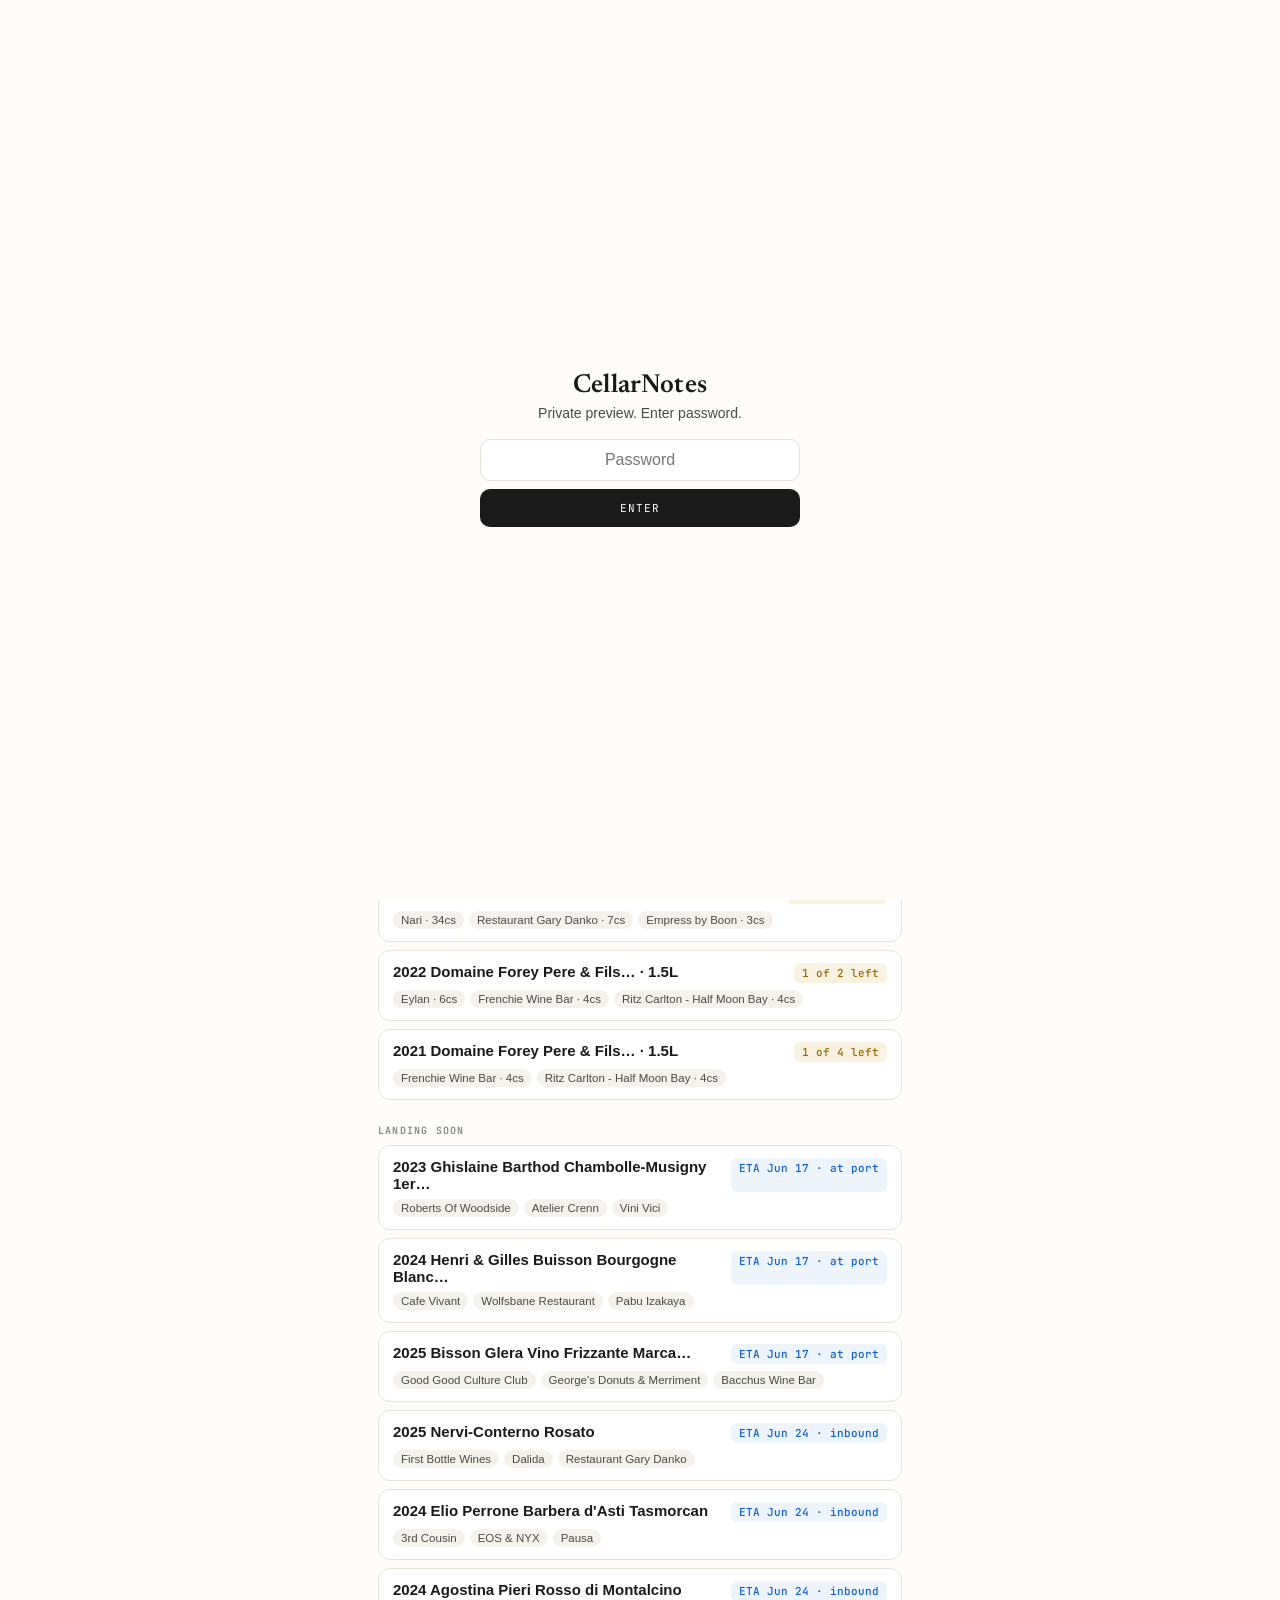
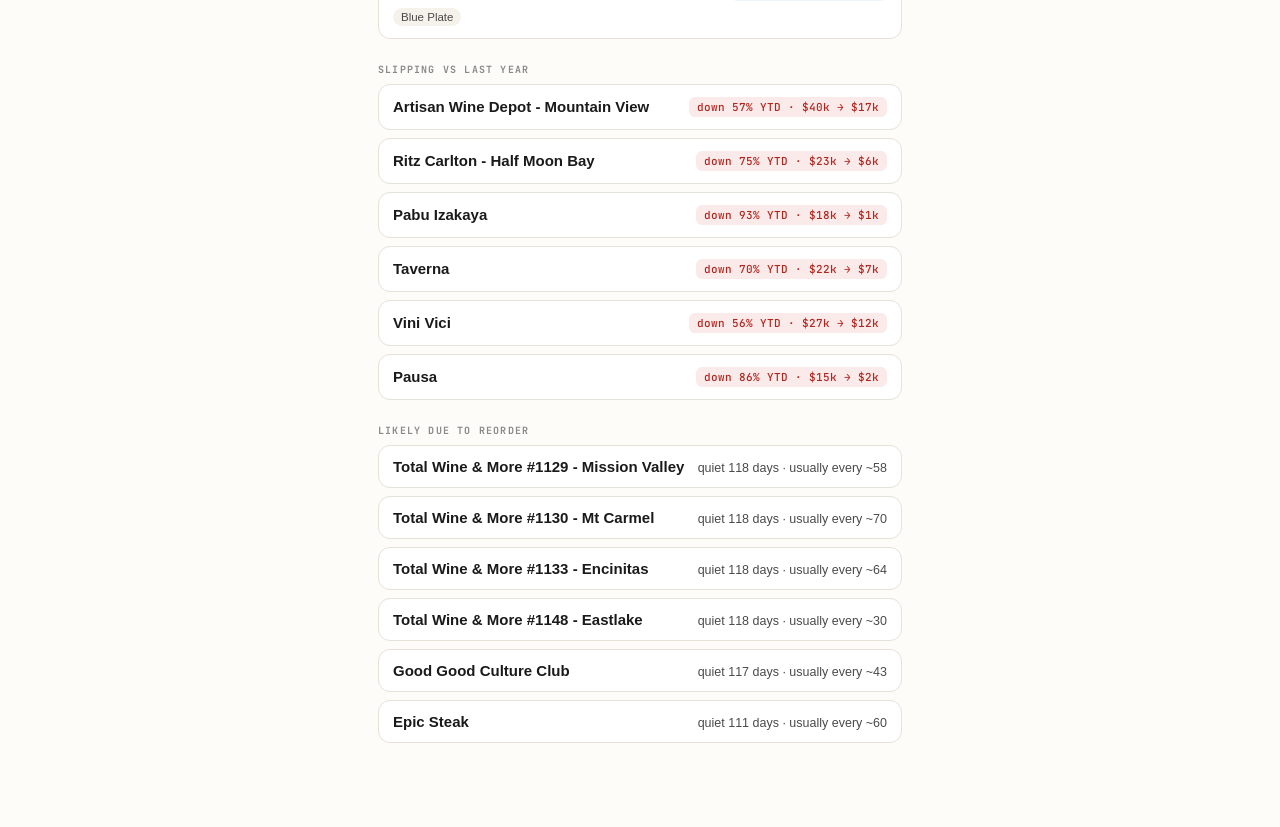
<file: cellar-notes/tool/index.html>
<!doctype html><html lang="en"><head>
<meta charset="utf-8"><meta name="viewport" content="width=device-width,initial-scale=1">
<title>CellarNotes — Jon Sillcocks</title>
<link rel="preconnect" href="https://fonts.googleapis.com"><link rel="preconnect" href="https://fonts.gstatic.com" crossorigin>
<link href="https://fonts.googleapis.com/css2?family=Newsreader:wght@400;500;600&family=JetBrains+Mono:wght@400;500&display=swap" rel="stylesheet">
<style>
:root{--ink:#1a1a1a;--ink2:#4a4a4a;--ink3:#8a8a8a;--paper:#fdfcf9;--rule:#e5e2d8;--soft:#f4f2eb;
--warn:#9a6700;--warnbg:#faf2e0;--up:#1e7a4d;--down:#b3261e;--blue:#0c5fd0;--bluebg:#eef4fc;--bluebd:#d3e2f5;
--sans:-apple-system,BlinkMacSystemFont,'Segoe UI',Roboto,Helvetica,Arial,sans-serif;--serif:'Newsreader',Georgia,serif;--mono:'JetBrains Mono',monospace;}
*{box-sizing:border-box}html,body{margin:0;padding:0}
body{background:var(--paper);color:var(--ink);font-family:var(--sans);-webkit-font-smoothing:antialiased}
.wrap{max-width:560px;margin:0 auto;min-height:100vh}
header{position:sticky;top:0;background:var(--paper);border-bottom:1px solid var(--rule);padding:14px 18px 0;z-index:5}
.brand{font-family:var(--serif);font-weight:600;font-size:21px;letter-spacing:.3px}
.sub{font-family:var(--mono);font-size:11px;color:var(--ink3);margin:2px 0 12px;text-transform:uppercase;letter-spacing:.5px}
.tabs{display:flex;gap:24px}
.tab{font-size:14px;font-weight:600;color:var(--ink3);padding:8px 0 12px;border-bottom:2px solid transparent;cursor:pointer}
.tab.active{color:var(--ink);border-color:var(--ink)}
main{padding:16px 18px 60px}
.sec{margin-bottom:24px}.sec h3{font-family:var(--mono);font-size:10px;letter-spacing:1.2px;text-transform:uppercase;color:var(--ink3);margin:0 0 8px}
.row{background:#fff;border:1px solid var(--rule);border-radius:12px;padding:12px 14px;margin-bottom:8px;cursor:pointer;display:flex;justify-content:space-between;align-items:center;gap:12px}
.row:hover{border-color:var(--ink3)}
.rn{font-size:15px;font-weight:600}.rmeta{font-size:12.5px;color:var(--ink2);margin-top:2px}
.badge{font-family:var(--mono);font-size:11px;font-weight:500;white-space:nowrap;padding:3px 8px;border-radius:6px}
.badge.warn{background:var(--warnbg);color:var(--warn)} .badge.down{background:#fbeaea;color:var(--down)} .badge.soon{background:var(--bluebg);color:var(--blue)}
.chips{display:flex;flex-wrap:wrap;gap:5px;margin-top:7px}
.chip{font-size:11.5px;background:var(--soft);color:var(--ink2);padding:3px 8px;border-radius:20px;cursor:pointer}
.chip:hover{background:#e7e3d6}.subnote{font-size:12px;color:var(--ink3);margin:6px 0 4px}.crow.tap{cursor:pointer}.car{color:var(--blue);font-size:13px;margin-left:3px}.litems{margin:0 0 6px;padding-left:12px;border-left:2px solid var(--bluebd)}.litems .li{padding:3px 0;font-size:12.5px}.litems .li b{font-weight:500;color:var(--ink2)}
.search{width:100%;font:inherit;font-size:15px;padding:11px 14px;border:1px solid var(--rule);border-radius:10px;background:#fff;margin-bottom:12px;outline:none}
.search:focus{border-color:var(--ink3)}
.alist .row{margin-bottom:6px}
.back{font-size:15px;color:var(--blue);font-weight:600;cursor:pointer;display:inline-flex;align-items:center;gap:4px;margin-bottom:10px}
.cardname{font-family:var(--serif);font-size:24px;font-weight:600;line-height:1.1}
.cardtype{font-size:12.5px;color:var(--ink3);margin:2px 0 14px}
.block{border:1px solid var(--rule);border-radius:12px;padding:12px 14px;margin-bottom:12px;background:#fff}
.crow{display:flex;justify-content:space-between;align-items:center;padding:5px 0;gap:10px}.crow+.crow{border-top:1px solid #efede6}
.clab{font-size:13px;color:var(--ink2)}.cval{font-size:13px;font-weight:600;text-align:right}
.cval.up{color:var(--up)}.cval.down{color:var(--down)}
.bt{font-family:var(--mono);font-size:10px;letter-spacing:1px;text-transform:uppercase;margin:0 0 8px;display:flex;align-items:center;gap:6px}
.bt.w{color:var(--warn)}.bt.g{color:var(--up)}.bt.b{color:var(--blue)}
.li{display:flex;justify-content:space-between;padding:4px 0;font-size:13px}.li+.li{border-top:1px solid #f1efe8}
.li b{font-weight:600}.li .q{font-weight:600;white-space:nowrap}.li .q.w{color:var(--warn)}.li .q.g{color:var(--up)}.li .q.b{color:var(--blue)}
.pitch{background:var(--bluebg);border:1px solid var(--bluebd);border-radius:12px;padding:14px}
.pitch .bt{color:#0c447c}.pitch p{margin:0 0 12px;font-size:14.5px;line-height:1.5}
.act{display:flex;gap:8px;align-items:center}
.copy{background:var(--blue);color:#fff;border:none;border-radius:9px;padding:9px 16px;font:inherit;font-size:14px;font-weight:600;cursor:pointer}
.fb{margin-left:auto;display:flex;gap:6px}
.fbb{background:#fff;border:1px solid var(--bluebd);border-radius:8px;width:34px;height:34px;font-size:15px;cursor:pointer}
.fbb.on{background:#e6f4ea;border-color:#bfe0c9}
.notebox{display:flex;gap:8px;margin-top:10px}
.notebox input{flex:1;font:inherit;font-size:14px;padding:8px 10px;border:1px solid var(--bluebd);border-radius:8px;outline:none}
.sendnote{background:#fff;border:1px solid var(--bluebd);color:#0c447c;border-radius:8px;padding:8px 14px;font:inherit;font-size:14px;font-weight:600;cursor:pointer}
.sentmsg{margin-top:8px;font-size:12.5px;color:var(--up)}
.note{font-size:12px;color:var(--ink3);margin-top:18px;text-align:center}
.gate{position:fixed;inset:0;background:var(--paper);z-index:50;display:flex;align-items:center;justify-content:center;padding:24px}
.gate form{width:min(320px,100%);text-align:center}
.gate .brand{font-size:26px;margin-bottom:6px}.gate p{color:var(--ink2);font-size:14px;margin:0 0 18px}
.gate input{width:100%;font:inherit;font-size:16px;padding:11px;border:1px solid var(--rule);border-radius:10px;text-align:center;outline:none;margin-bottom:8px}
.gate button{width:100%;font-family:var(--mono);font-size:11px;letter-spacing:1px;text-transform:uppercase;color:var(--paper);background:var(--ink);border:none;border-radius:10px;padding:12px;cursor:pointer}
body.locked{overflow:hidden}
</style></head>
<body class="locked">
<div class="gate" id="gate"><form id="gf"><div class="brand">CellarNotes</div><p>Private preview. Enter password.</p><input id="gp" type="password" placeholder="Password" autofocus><button>Enter</button></form></div>
<div class="wrap">
<header><div class="brand">CellarNotes</div><div class="sub" id="subhead"></div><div class="tabs"><div class="tab" id="t-today" onclick="go('today')">Today</div><div class="tab" id="t-accounts" onclick="go('accounts')">Accounts</div></div></header>
<main id="main"></main>
</div>
<script>
var DATA={"rep": "Jon Sillcocks", "asOf": "June 16, 2026", "accounts": {"C10772": {"name": "Total Wine & More #1110-Laguna Hills", "type": "Off Premise", "ctx": [["Spend 2025 vs 2024", "$1k ↑ from $1k", "up"], ["2026 YTD vs LY", "$1k ↑12% vs $1k LY", "up"], ["Last order", "Jan 23 · $1,260", ""], ["Orders / cadence", "every ~148 days", ""], ["SKUs on file", "4 active", ""], ["Top producer ($)", "Pingus", ""], ["Top producer (cases)", "Santo Wines", ""], ["Top core producer", "Pingus", ""], ["Top allocated producer", "—", ""]], "stock": [["2023 Pingus, Flor de", "2,060 avail"], ["2023 Pingus Flor de Pingus", "1,391 avail"], ["2018 Pingus 750 mL [Organic]", "8 avail"], ["2018 Pingus", "8 avail"]], "pitch": "Only 8 bottles of the 2018 Pingus left across the whole country — that's it. Worth grabbing a few before they're gone, and I can pair it with the 2023 Flor de Pingus if you need depth on the shelf.", "y24": 948, "y25": 1122, "last": "2026-01-23", "dsl": 144, "med": 148, "tops": ["Pingus", "Santo Wines"], "lastitems": [["2023 Pingus, Flor de · 750ml", "12 · $1,260"]]}, "C52588": {"name": "Whole Foods-Haight #10362", "type": "Off Premise", "ctx": [["Spend 2025 vs 2024", "$1k ↓ from $1k", "down"], ["2026 YTD vs LY", "$0k ↓100% vs $0k LY", "down"], ["Last order", "Nov 26 · $186", ""], ["Orders / cadence", "every ~84 days", ""], ["SKUs on file", "3 active", ""], ["Top producer ($)", "Santo Wines", ""], ["Top producer (cases)", "Skouras", ""], ["Top core producer", "Santo Wines", ""], ["Top allocated producer", "—", ""]], "stock": [["2024 Skouras Chardonnay Almyra", "1,951 avail"], ["2024 Skouras Moscofilero Salto", "1,687 avail"], ["2025 Skouras Assyrtiko Wild Ferment", "1,651 avail"], ["2024 Skouras Agiorgitiko St. George Nemea", "1,194 avail"]], "pitch": "You're coming up on 84 days since your last order — wanted to put the new Skouras lineup on your radar before the Assyrtiko Wild Ferment moves, only 1,651 cases in the country. The Agiorgitiko Nemea at 1,194 is the tightest of the four if you want a red alongside it.", "y24": 702, "y25": 516, "last": "2025-11-26", "dsl": 202, "med": 84, "tops": ["Santo Wines", "Skouras"], "lastitems": [["2023 Skouras Agiorgitiko St. George… · 750ml", "12 · $186"]]}, "C41923": {"name": "Trattoria Contadina", "type": "On Premise", "ctx": [["Spend 2025 vs 2024", "$18k ↑ from $16k", "up"], ["2026 YTD vs LY", "$2k ↓73% vs $8k LY", "down"], ["Last order", "Feb 27 · $1,122", ""], ["Orders / cadence", "every ~22 days", ""], ["SKUs on file", "47 active", ""], ["Top producer ($)", "Villa Sant'Anna", ""], ["Top producer (cases)", "Villa Sant'Anna", ""], ["Top core producer", "Villa Sant'Anna", ""], ["Top allocated producer", "Trediberri", ""]], "alloc": [["2020 Montevertine · 1.5L", "1 of 33 left"], ["2013 Conterno, Giacomo, Barolo… · 1.5L", "2 of 20 left"], ["2020 Brovia Barolo Garblet Sue · 1.5L", "3 of 12 left"]], "stock": [["2022 Villa Sant Anna Chianti Colli Senesi", "1,699 avail"], ["2022 Villa Sant'Anna Chianti Colli Senesi", "361 avail"], ["2022 Villa Sant'Anna Rosso di Montepulciano", "118 avail"], ["2021 Villa Sant'Anna Vino Nobile di…", "45 avail"]], "pitch": "Down to 1 bottle of the 2020 Montevertine and 2 of the 2013 Monfortino — those won't last the week. Also have 45 left of the 2021 Villa Sant'Anna Vino Nobile if you want to lock some in before it's gone.", "y24": 16253, "y25": 18066, "last": "2026-02-27", "dsl": 109, "med": 22, "tops": ["Villa Sant'Anna", "Cascina Baricchi", "Montepeloso", "Luigi Ferrando", "Trediberri"], "soon": [["2025 Nervi-Conterno Rosato", "ETA Jun 24 · inbound"], ["2024 Montepeloso A Quo", "ETA Jun 24 · inbound"], ["2021 La Torre Brunello di Montalcino", "ETA Jul 8 · not shipped"]], "lastitems": [["2024 Ghostnote Wines Graves Coast Blanc… · 750ml", "24 · $456"], ["2021 Baricchi, Cascina, Barbera d'Alba… · 750ml", "12 · $336"], ["2021 Brovia Barolo Rocche di Castiglione · 750ml", "3 · $330"]]}, "C53392": {"name": "Eylan", "type": "On Premise", "ctx": [["Spend 2025 vs 2024", "$35k ↑ from $0k", "up"], ["2026 YTD vs LY", "$8k ↓57% vs $18k LY", "down"], ["Last order", "May 06 · $2,113", ""], ["Orders / cadence", "every ~23 days", ""], ["SKUs on file", "77 active", ""], ["Top producer ($)", "Le Puy", ""], ["Top producer (cases)", "Brovia", ""], ["Top core producer", "Le Puy", ""], ["Top allocated producer", "Bereche et Fils", ""]], "alloc": [["2022 Domaine Forey Pere & Fils… · 1.5L", "1 of 2 left"], ["2020 Brovia Barolo Garblet Sue · 1.5L", "3 of 12 left"], ["2008 Gravner Breg Venezia-Giulia Rosso · 750ml", "1 of 6 left"]], "stock": [["2022 Le Puy Emilien Vin de France Rouge", "9,463 avail"], ["2024 Le Puy Duc des Nauves Vin de France Rouge", "669 avail"], ["2024 Le Puy (Famille Amoreau) Rose-Marie Vin de…", "668 avail"], ["2024 Le Puy (Famille Amoreau) Marie-Cecile Vin…", "520 avail"]], "pitch": "Down to 1 bottle of the 2008 Gravner Breg and 1 of the Forey Morey-Saint-Denis — both gone once they're gone. Also have the 2024 Le Puy Duc des Nauves and Rose-Marie in if you want to lock in cases before they thin out.", "y24": 0, "y25": 35401, "last": "2026-05-06", "dsl": 41, "med": 23, "tops": ["Le Puy", "Sylvain Morey", "Brovia", "Gravner", "Bereche et Fils"], "soon": [["2025 Nervi-Conterno Rosato", "ETA Jun 24 · inbound"], ["2025 Brovia Roero Arneis", "ETA Jul 1 · on the water"], ["2022 Brovia Barolo", "ETA Jul 1 · on the water"]], "lastitems": [["2020 Paolo Bea San Valentino Umbria… · 750ml", "12 · $624"], ["2024 Paolo and Giampiero Bea Cotidie… · 750ml", "12 · $576"], ["2022 Domaine Bois de Boursan… · 750ml", "12 · $432"], ["2022 Domaine de l'Horizon L'Esprit de… · 750ml", "12 · $270"], ["2022 Ficomontanino Bulgarelli IGT Rosso… · 750ml", "12 · $211"]]}, "C53717": {"name": "Barbayani Greek Taverna", "type": "On Premise", "ctx": [["Spend 2025 vs 2024", "$2k ↑ from $0k", "up"], ["2026 YTD vs LY", "$1k ↓59% vs $2k LY", "down"], ["Last order", "May 14 · $660", ""], ["Orders / cadence", "every ~132 days", ""], ["SKUs on file", "8 active", ""], ["Top producer ($)", "Alpha Estate", ""], ["Top producer (cases)", "Alpha Estate", ""], ["Top core producer", "Alpha Estate", ""], ["Top allocated producer", "—", ""]], "stock": [["2022 Alpha Estate Syrah Merlot Xinomavro", "1,668 avail"], ["2023 Alpha Estate Xinomavro Hedgehog Vineyard", "525 avail"], ["2025 Alpha Estate Malagouzia Turtles Vineyard", "283 avail"], ["2024 Alpha Estate Xinomavro Rose Hedgehog…", "276 avail"]], "pitch": "Based on your Alpha Estate run rate, the Malagouzia Turtles Vineyard is the tightest at 283 cases nationally — that one tends to disappear before summer's out. Want me to hold a few cases alongside the Hedgehog Rosé?", "y24": 0, "y25": 2265, "last": "2026-05-14", "dsl": 33, "med": 132, "tops": ["Alpha Estate", "Sigalas", "Kir-Yianni", "Douloufakis Winery"], "lastitems": [["2025 Sigalas Assyrtiko Santorini · 750ml", "12 · $660"]]}, "C52369": {"name": "Total Wine & More #1129 - Mission Valley", "type": "Off Premise", "ctx": [["Spend 2025 vs 2024", "$7k ↑ from $3k", "up"], ["2026 YTD vs LY", "$1k ↓57% vs $3k LY", "down"], ["Last order", "Feb 18 · $1,260", ""], ["Orders / cadence", "every ~58 days", ""], ["SKUs on file", "6 active", ""], ["Top producer ($)", "Pingus", ""], ["Top producer (cases)", "Santo Wines", ""], ["Top core producer", "Pingus", ""], ["Top allocated producer", "—", ""]], "stock": [["2023 Pingus, Flor de", "2,060 avail"], ["2023 Pingus Flor de Pingus", "1,391 avail"], ["2018 Pingus 750 mL [Organic]", "8 avail"], ["2018 Pingus", "8 avail"]], "pitch": "Only 8 bottles left of the 2018 Pingus — once it's gone, it's gone for good. Worth grabbing before someone else does; happy to hold them while you check inventory.", "y24": 3378, "y25": 7380, "last": "2026-02-18", "dsl": 118, "med": 58, "tops": ["Pingus", "Santo Wines", "Vassaltis Vineyards"], "lastitems": [["2023 Pingus, Flor de · 750ml", "12 · $1,260"]]}, "C48703": {"name": "Sekoya", "type": "On Premise", "ctx": [["Spend 2025 vs 2024", "$13k ↑ from $7k", "up"], ["2026 YTD vs LY", "$8k ↑15% vs $7k LY", "up"], ["Last order", "Apr 29 · $834", ""], ["Orders / cadence", "every ~26 days", ""], ["SKUs on file", "56 active", ""], ["Top producer ($)", "Domaine Gavoty", ""], ["Top producer (cases)", "Domaine Gavoty", ""], ["Top core producer", "Domaine Gavoty", ""], ["Top allocated producer", "Giacomo Conterno", ""]], "alloc": [["2013 Conterno, Giacomo, Barolo… · 1.5L", "2 of 20 left"], ["2016 Mascarello, Bartolo, Barolo · 750ml", "3 of 706 left"], ["2021 Domaine Rollin Pere & Fils… · 750ml", "1 of 144 left"]], "stock": [["2025 Domaine Gavoty Grand Classique Cotes de…", "757 avail"], ["2025 Domaine Gavoty La Cigale Vin de Pays du…", "417 avail"], ["2024 Domaine Gavoty Grand Classique Cotes de…", "114 avail"], ["2020 Domaine Gavoty Clarendon Cotes de Provence…", "68 avail"]], "pitch": "Two bottles of the 2013 Monfortino left in our allocation and three of the 2016 Bartolo Mascarello — once those are gone, they're gone for good. Also have the 2020 Gavoty Clarendon down to 68 cases if you need to top up.", "y24": 6616, "y25": 13205, "last": "2026-04-29", "dsl": 48, "med": 26, "tops": ["Domaine Gavoty", "Ch. des Graviers", "Ch. Les Mesclances", "Le Puy", "Giacomo Conterno"], "soon": [["2025 Nervi-Conterno Rosato", "ETA Jun 24 · inbound"], ["2025 Domaine Gavoty La Cigale Vin de Pays du…", "ETA Jul 9 · not shipped"], ["2025 Domaine Gavoty Grand Classique Cotes de…", "ETA Jul 9 · not shipped"]], "lastitems": [["2019 Paolo Bea Cerrete Montefalco… · 750ml", "3 · $426"], ["2021 Mas Jullien Autour de Jonquieres… · 750ml", "6 · $208"], ["2025 Bruno Verdi Pinot Grigio Oltrepo… · 750ml", "12 · $200"]]}, "C52604": {"name": "Sushi Ran", "type": "On Premise", "ctx": [["Spend 2025 vs 2024", "$2k ↑ from $2k", "up"], ["2026 YTD vs LY", "$0k ↓100% vs $2k LY", "down"], ["Last order", "Apr 15 · $891", ""], ["Orders / cadence", "every ~91 days", ""], ["SKUs on file", "2 active", ""], ["Top producer ($)", "Santo Wines", ""], ["Top producer (cases)", "Santo Wines", ""], ["Top core producer", "Santo Wines", ""], ["Top allocated producer", "—", ""]], "stock": [], "pitch": "Based on your April order you're probably getting close to needing a refresh — anything running low on the Santo Wines, or want me to hold a few cases before we lose allocation?", "y24": 1604, "y25": 1782, "last": "2025-04-15", "dsl": 427, "med": 91, "tops": ["Santo Wines"], "lastitems": [["2023 Santo Wines Assyrtiko Santorini · 750ml", "36 · $891"]]}, "C10146": {"name": "Blackwell's Wines & Spirits", "type": "Off Premise", "ctx": [["Spend 2025 vs 2024", "$0k ↓ from $2k", "down"], ["2026 YTD vs LY", "$0k", "up"], ["Last order", "Sep 26 · $1,693", ""], ["Orders / cadence", "—", ""], ["SKUs on file", "3 active", ""], ["Top producer ($)", "Huet", ""], ["Top producer (cases)", "Huet", ""], ["Top core producer", "Huet", ""], ["Top allocated producer", "—", ""]], "stock": [["2019 Huet Vouvray Petillant Brut", "927 avail"], ["2003 Huet Vouvray Moelleux Le Mont", "151 avail"], ["2020 Huet Vouvray Moelleux 1ere Trie Le Mont", "102 avail"], ["2020 Huet Vouvray Moelleux 1ere Trie Le Haut…", "96 avail"]], "pitch": "Down to 96 bottles on the 2020 Huet 1ère Trie Haut-Lieu and 102 on the Le Mont — both moving. You haven't ordered since September; want me to hold a few cases of each?", "y24": 1693, "y25": 0, "last": "2024-09-26", "dsl": 628, "med": null, "tops": ["Huet"], "soon": [["2019 Huet Vouvray Petillant Brut", "ETA Jun 25 · inbound"]], "lastitems": [["2023 Huet Vouvray Sec Le Haut Lieu · 750ml", "24 · $648"], ["2023 Huet Vouvray Demi-Sec Clos du Bourg · 750ml", "17 · $595"], ["2023 Huet Vouvray Moelleux Clos du Bourg · 750ml", "12 · $450"]]}, "C52371": {"name": "Total Wine & More #1131 - Monterey", "type": "Off Premise", "ctx": [["Spend 2025 vs 2024", "$0k ↓ from $1k", "down"], ["2026 YTD vs LY", "$0k", "up"], ["Last order", "Oct 09 · $330", ""], ["Orders / cadence", "—", ""], ["SKUs on file", "2 active", ""], ["Top producer ($)", "Pingus", ""], ["Top producer (cases)", "Pingus", ""], ["Top core producer", "Pingus", ""], ["Top allocated producer", "—", ""]], "stock": [["2023 Pingus, Flor de", "2,060 avail"], ["2023 Pingus Flor de Pingus", "1,391 avail"], ["2018 Pingus 750 mL [Organic]", "8 avail"], ["2018 Pingus", "8 avail"]], "pitch": "Eight bottles left on the 2018 Pingus — that's it for us on that vintage. Wanted to give you first shot before it's gone.", "y24": 1380, "y25": 0, "last": "2024-10-09", "dsl": 615, "med": null, "tops": ["Pingus", "Santo Wines"], "lastitems": [["2023 Santo Wines Assyrtiko Santorini · 750ml", "12 · $330"]]}, "C20645": {"name": "Driver's Market", "type": "Off Premise", "ctx": [["Spend 2025 vs 2024", "$0k ↓ from $1k", "down"], ["2026 YTD vs LY", "$0k", "up"], ["Last order", "Feb 15 · $1,395", ""], ["Orders / cadence", "—", ""], ["SKUs on file", "3 active", ""], ["Top producer ($)", "Ch. Simone", ""], ["Top producer (cases)", "Ch. Simone", ""], ["Top core producer", "Ch. Simone", ""], ["Top allocated producer", "Ch. Simone", ""]], "alloc": [["2022 Chateau Simone Palette Rose · 750ml", "2 of 419 left"]], "stock": [["2022 Chateau Simone Palette Blanc", "695 avail"], ["2024 Chateau Simone Palette Rose", "35 avail"]], "pitch": "Two bottles left on the 2022 Simone Rosé — wanted you to have first shot before it's gone. The 2024 Rosé just landed too, only 35 cases available, and the 2022 Blanc is in stock if you need it.", "y24": 1395, "y25": 0, "last": "2024-02-15", "dsl": 852, "med": null, "tops": ["Ch. Simone"], "lastitems": [["2022 Chateau Simone Palette Rose · 750ml", "12 · $696"], ["2020 Chateau Simone Palette Blanc · 750ml", "6 · $354"], ["2020 Chateau Simone Palette Rouge · 750ml", "6 · $345"]]}, "C34824": {"name": "Piazza's Fine Foods - San Mateo", "type": "Off Premise", "ctx": [["Spend 2025 vs 2024", "$28k ↑ from $10k", "up"], ["2026 YTD vs LY", "$12k ↓27% vs $16k LY", "down"], ["Last order", "Apr 30 · $3,031", ""], ["Orders / cadence", "every ~30 days", ""], ["SKUs on file", "101 active", ""], ["Top producer ($)", "Ghostnote Wines", ""], ["Top producer (cases)", "Calabretta", ""], ["Top core producer", "Ghostnote Wines", ""], ["Top allocated producer", "Jean-Marc Pillot", ""]], "alloc": [["2020 Jerome Chezeaux Bourgogne Rouge · 750ml", "1 of 394 left"], ["2020 Jean-Marc Pillot… · 750ml", "2 of 660 left"], ["2022 Monastero Suore Cistercensi Ruscum… · 750ml", "14 of 800 left"]], "stock": [["2024 Ghostnote Wines Graves Coast Blanc Gist…", "659 avail"], ["2023 Ghostnote Wines Super Santa Cruz Ascona…", "265 avail"], ["2023 Ghostnote Wines Sagrantino Wheeler Vineyard", "265 avail"], ["2024 Ghostnote Wines Corvina Calleri Vineyard", "260 avail"]], "pitch": "Last Chezeaux Bourgogne Rouge is down to 1 bottle and the Pillot Chassagne to 2 — those are effectively gone, but wanted you to know. Also have fresh Ghostnote arrivals across four wines, 260–659 available, whenever you're ready to reorder.", "y24": 9952, "y25": 28168, "last": "2026-04-30", "dsl": 47, "med": 30, "tops": ["Ghostnote Wines", "Calabretta", "Ch. Haut-Segottes", "Piemaggio", "Lucien Crochet"], "soon": [["2024 Chateau Massiac Minervois Rouge…", "ETA Jul 1 · on the water"], ["2025 Chateau Massiac Viognier Pays d'Oc", "ETA Jul 1 · on the water"], ["2025 Calabretta Carricante", "ETA Jul 1 · inbound"]], "lastitems": [["2022 Chateau Haut-Segottes Clos… · 750ml", "24 · $422"], ["2019 Figli Luigi Oddero Barolo Convento · 750ml", "12 · $341"], ["2023 Ghostnote Wines Super Santa Cruz… · 750ml", "12 · $324"], ["2022 Domaine Meix Foulot Bourgogne Cote… · 750ml", "12 · $269"], ["2020 Lucien Crochet Sancerre Rouge La… · 750ml", "12 · $269"], ["2022 Piemaggio le fioraie Chianti… · 750ml", "12 · $240"], ["2019 Lucien Crochet Sancerre Rouge La… · 375ml", "12 · $163"], ["2023 Figli Luigi Oddero Vino Rosso… · 750ml", "12 · $154"]]}, "C55246": {"name": "Bourbon Steak -  Westin St Francis", "type": "On Premise", "ctx": [["Spend 2025 vs 2024", "$6k ↑ from $0k", "up"], ["2026 YTD vs LY", "$8k", "up"], ["Last order", "Jun 04 · $1,166", ""], ["Orders / cadence", "every ~21 days", ""], ["SKUs on file", "25 active", ""], ["Top producer ($)", "Lucien Crochet", ""], ["Top producer (cases)", "Lucien Crochet", ""], ["Top core producer", "Lucien Crochet", ""], ["Top allocated producer", "Bereche et Fils", ""]], "alloc": [["2020 Bereche Campania Remensis Rose · 1.5L", "1 of 6 left"], ["2021 Paolo and Giampiero Bea Cotidie… · 750ml", "4 of 294 left"], ["2020 Vignobles Levet Cote-Rotie La… · 1.5L", "2 of 30 left"]], "stock": [["2023 Lucien Crochet Sancerre Blanc Le Chene…", "4,161 avail"], ["2025 Lucien Crochet Sancerre Rose", "576 avail"], ["2023 Lucien Crochet Sancerre Blanc La Louisonne", "513 avail"], ["2024 Lucien Crochet Sancerre Blanc La Croix du…", "301 avail"]], "pitch": "Down to 2 bottles of the 2020 Levet Côte-Rôtie La Chavaroche and 1 of the Bérêche Campania Reménsis Rosé — worth grabbing those before they're gone. Also have the 2024 Crochet La Croix du Roy in at 301 cases if you want to add it alongside your Chêne program.", "y24": 0, "y25": 5912, "last": "2026-06-04", "dsl": 12, "med": 21, "tops": ["Lucien Crochet", "Alpha Estate", "Nicolas Gaudry", "Bereche et Fils", "Paolo and Giampiero Bea"], "soon": [["2019 Huet Vouvray Petillant Brut", "ETA Jun 25 · inbound"], ["2023 Lucien Crochet Sancerre Blanc Le Chene…", "ETA Jul 8 · not shipped"], ["2024 Lucien Crochet Sancerre Blanc", "ETA Jul 8 · not shipped"]], "lastitems": [["2024 Nicolas Gaudry Pouilly-Fume Les… · 750ml", "36 · $713"], ["2023 Alpha Estate EcoSystem Assyrtiko… · 750ml", "18 · $454"]]}, "C34534": {"name": "Weimax Wine & Spirits", "type": "Off Premise", "ctx": [["Spend 2025 vs 2024", "$11k ↑ from $6k", "up"], ["2026 YTD vs LY", "$9k ↑202% vs $3k LY", "up"], ["Last order", "May 28 · $186", ""], ["Orders / cadence", "every ~29 days", ""], ["SKUs on file", "57 active", ""], ["Top producer ($)", "Lucien Crochet", ""], ["Top producer (cases)", "Lucien Crochet", ""], ["Top core producer", "Lucien Crochet", ""], ["Top allocated producer", "Montevertine", ""]], "alloc": [["2020 Montevertine · 1.5L", "1 of 33 left"], ["2013 Conterno, Giacomo, Barolo… · 1.5L", "2 of 20 left"], ["2021 Sorrel Hermitage Le Greal · 750ml", "15 of 18 left"]], "stock": [["2023 Lucien Crochet Sancerre Blanc Le Chene…", "4,161 avail"], ["2025 Lucien Crochet Sancerre Rose", "576 avail"], ["2023 Lucien Crochet Sancerre Blanc La Louisonne", "513 avail"], ["2024 Lucien Crochet Sancerre Blanc La Croix du…", "301 avail"]], "pitch": "Down to 1 bottle of the 2020 Montevertine and 2 of the 2013 Monfortino — those are gone the moment someone else calls. Also have the 2024 Lucien Crochet La Croix du Roy in with only 301 available if you want to lock some in.", "y24": 6410, "y25": 10745, "last": "2026-05-28", "dsl": 19, "med": 29, "tops": ["Lucien Crochet", "Montevertine", "Giacomo Conterno", "Trediberri", "Domaine Bitouzet-Prieur"], "soon": [["2025 Nervi-Conterno Rosato", "ETA Jun 24 · inbound"], ["2022 Margherita Otto Barolo", "ETA Jul 1 · inbound"], ["2023 Lucien Crochet Sancerre Blanc Le Chene…", "ETA Jul 8 · not shipped"]], "lastitems": [["2024 Casa Setaro Campanelle Falanghina… · 750ml", "12 · $186"]]}, "C10770": {"name": "Total Wine & More #1107-Thousand Oaks", "type": "Off Premise", "ctx": [["Spend 2025 vs 2024", "$0k ↓ from $1k", "down"], ["2026 YTD vs LY", "$0k ↓100% vs $0k LY", "down"], ["Last order", "Jan 29 · $330", ""], ["Orders / cadence", "every ~11 days", ""], ["SKUs on file", "2 active", ""], ["Top producer ($)", "Pingus", ""], ["Top producer (cases)", "Santo Wines", ""], ["Top core producer", "Pingus", ""], ["Top allocated producer", "—", ""]], "stock": [["2023 Pingus, Flor de", "2,060 avail"], ["2023 Pingus Flor de Pingus", "1,391 avail"], ["2018 Pingus 750 mL [Organic]", "8 avail"], ["2018 Pingus", "8 avail"]], "pitch": "Eight bottles left of the 2018 Pingus and that's it — no more coming. Worth grabbing at least a few before they're gone.", "y24": 1380, "y25": 330, "last": "2025-01-29", "dsl": 503, "med": 11, "tops": ["Pingus", "Santo Wines"], "lastitems": [["2023 Santo Wines Assyrtiko Santorini · 750ml", "12 · $330"]]}, "C51601": {"name": "Little Shucker", "type": "On Premise", "ctx": [["Spend 2025 vs 2024", "$11k ↓ from $16k", "down"], ["2026 YTD vs LY", "$5k ↓2% vs $5k LY", "down"], ["Last order", "Jun 04 · $389", ""], ["Orders / cadence", "every ~20 days", ""], ["SKUs on file", "12 active", ""], ["Top producer ($)", "Ch. Les Mesclances", ""], ["Top producer (cases)", "Ch. Les Mesclances", ""], ["Top core producer", "Ch. Les Mesclances", ""], ["Top allocated producer", "—", ""]], "stock": [["2025 Chateau Les Mesclances Charmes…", "5,737 avail"], ["2025 Chateau Les Mesclances Romane Cotes de…", "1,271 avail"], ["2025 Chateau Les Mesclances Saint Honorat Cotes…", "1,015 avail"], ["2023 Chateau Les Mesclances Romane Cotes de…", "5 avail"]], "pitch": "Only 5 bottles left of the 2023 Les Mesclances Romane — worth grabbing before it's gone. Also have the new 2025 Romane and Saint Honorat in if you want to run through all three.", "y24": 16423, "y25": 10858, "last": "2026-06-04", "dsl": 12, "med": 20, "tops": ["Ch. Les Mesclances", "Champagne Guy Larmandier", "Lucien Crochet", "Bisson", "RWC Le Mesnil"], "soon": [["2025 Bisson Glera Vino Frizzante Marca…", "ETA Jun 17 · at port"], ["NV RWC Le Mesnil Grand Cru Brut", "ETA Jun 25 · inbound"], ["2023 Lucien Crochet Sancerre Blanc Le Chene…", "ETA Jul 8 · not shipped"]], "lastitems": [["2025 Chateau Les Mesclances Charmes… · 750ml", "36 · $389"]]}, "C42046": {"name": "Pabu Izakaya", "type": "On Premise", "ctx": [["Spend 2025 vs 2024", "$31k ↑ from $3k", "up"], ["2026 YTD vs LY", "$1k ↓93% vs $18k LY", "down"], ["Last order", "Jun 02 · $924", ""], ["Orders / cadence", "every ~26 days", ""], ["SKUs on file", "60 active", ""], ["Top producer ($)", "Lucien Crochet", ""], ["Top producer (cases)", "Lucien Crochet", ""], ["Top core producer", "Lucien Crochet", ""], ["Top allocated producer", "Jean Philippe Fichet", ""]], "alloc": [["2021 Hubert Lignier Chambolle-Musigny… · 750ml", "1 of 60 left"], ["2021 Paolo and Giampiero Bea Cotidie… · 750ml", "4 of 294 left"], ["2020 Bereche Campania Remensis Rose · 1.5L", "1 of 6 left"]], "stock": [["2023 Lucien Crochet Sancerre Blanc Le Chene…", "4,161 avail"], ["2025 Lucien Crochet Sancerre Rose", "576 avail"], ["2023 Lucien Crochet Sancerre Blanc La Louisonne", "513 avail"], ["2024 Lucien Crochet Sancerre Blanc La Croix du…", "301 avail"]], "pitch": "Down to 1 bottle each on the 2021 Lignier Chambolle and 2020 Bérêche Rosé, and 4 left on the Bea Cotidie — worth grabbing those before they're gone. Also have all four Lucien Crochet Sancerres in stock if you need to reup.", "y24": 2564, "y25": 31348, "last": "2026-06-02", "dsl": 14, "med": 26, "tops": ["Lucien Crochet", "Jean Philippe Fichet", "Hubert Lignier", "Paolo and Giampiero Bea", "Bereche et Fils"], "soon": [["2024 Henri & Gilles Buisson Bourgogne Blanc…", "ETA Jun 17 · at port"], ["2024 Henri & Gilles Buisson Bourgogne Rouge…", "ETA Jun 17 · at port"], ["2024 Henri & Gilles Buisson Corton…", "ETA Jun 17 · at port"]], "lastitems": [["NV Bereche Brut Reserve [2022] · 750ml", "12 · $660"], ["2018 Bereche Le Cran Ludes 1er Cru · 1.5L", "1 · $264"]]}, "C33191": {"name": "Villa Taverna", "type": "On Premise", "ctx": [["Spend 2025 vs 2024", "$2k ↑ from $0k", "up"], ["2026 YTD vs LY", "$3k ↑3% vs $2k LY", "up"], ["Last order", "Apr 09 · $2,580", ""], ["Orders / cadence", "—", ""], ["SKUs on file", "4 active", ""], ["Top producer ($)", "Paolo and Giampiero Bea", ""], ["Top producer (cases)", "Paolo and Giampiero Bea", ""], ["Top core producer", "Paolo and Giampiero Bea", ""], ["Top allocated producer", "Paolo and Giampiero Bea", ""]], "alloc": [["2021 Paolo and Giampiero Bea Cotidie… · 750ml", "4 of 294 left"]], "stock": [["2017 Paolo and Giampiero Bea Arboreus Trebbiano…", "1,564 avail"], ["2020 Paolo Bea Pagliaro Montefalco Sagrantino…", "1,557 avail"], ["2019 Paolo Bea Pipparello Montefalco Rosso…", "1,091 avail"], ["2021 Paolo Bea Santa Chiara Umbria Bianco", "1,030 avail"]], "pitch": "Only 4 bottles of the 2021 Bea Cotidie left in allocation—want me to hold some before they're gone? Also have good depth right now on the Arboreus, Pagliaro, Pipparello, and Santa Chiara if you need to fill out the Bea section.", "y24": 0, "y25": 2496, "last": "2026-04-09", "dsl": 68, "med": null, "tops": ["Paolo and Giampiero Bea"], "lastitems": [["2019 Paolo Bea Pagliaro Montefalco… · 750ml", "12 · $948"], ["2019 Paolo Bea Cerrete Montefalco… · 750ml", "6 · $852"], ["2019 Paolo Bea Pipparello Montefalco… · 750ml", "12 · $780"]]}, "C53759": {"name": "Chuy's Fiestas Restaurant and Taqueria", "type": "On Premise", "ctx": [["Spend 2025 vs 2024", "$1k ↑ from $0k", "up"], ["2026 YTD vs LY", "$0k ↓100% vs $1k LY", "down"], ["Last order", "Feb 07 · $702", ""], ["Orders / cadence", "—", ""], ["SKUs on file", "3 active", ""], ["Top producer ($)", "Domaine Faillenc Sainte-Marie", ""], ["Top producer (cases)", "Olivares", ""], ["Top core producer", "Domaine Faillenc Sainte-Marie", ""], ["Top allocated producer", "—", ""]], "stock": [["2022 Domaine Faillenc Sainte-Marie Corbieres…", "268 avail"], ["2023 Olivares Altos de la Hoya", "3,856 avail"], ["2025 Olivares Jumilla Rosado", "2,993 avail"], ["2020 Olivares Monastrell Dulce", "301 avail"]], "pitch": "It's been a minute since your last order — still have the Faillenc Sainte-Marie Corbières in stock and the Olivares Dulce Monastrell is down to 301 cases if that's something you'd want to add to the list.", "y24": 0, "y25": 702, "last": "2025-02-07", "dsl": 494, "med": null, "tops": ["Domaine Faillenc Sainte-Marie", "Olivares", "Ch. Massiac"], "soon": [["2024 Chateau Massiac Minervois Rouge…", "ETA Jul 1 · on the water"], ["2025 Chateau Massiac Viognier Pays d'Oc", "ETA Jul 1 · on the water"], ["2023 Olivares Altos de la Hoya", "ETA Jul 1 · inbound"]], "lastitems": [["2023 Domaine Faillenc Sainte-Marie Rose… · 750ml", "24 · $248"], ["2022 Olivares Altos de la Hoya · 750ml", "24 · $238"], ["2023 Chateau Massiac Sauvignon Blanc… · 750ml", "24 · $216"]]}, "C20646": {"name": "Liholiho Yacht Club", "type": "On Premise", "ctx": [["Spend 2025 vs 2024", "$14k ↑ from $10k", "up"], ["2026 YTD vs LY", "$9k ↑84% vs $5k LY", "up"], ["Last order", "Jun 04 · $1,260", ""], ["Orders / cadence", "every ~29 days", ""], ["SKUs on file", "45 active", ""], ["Top producer ($)", "Brovia", ""], ["Top producer (cases)", "Domaine Bechtold", ""], ["Top core producer", "Brovia", ""], ["Top allocated producer", "Rostaing", ""]], "alloc": [["2020 Brovia Barolo Garblet Sue · 1.5L", "3 of 12 left"], ["2007 Rostaing Cote-Rotie La Landonne… · 750ml", "9 of 24 left"], ["2020 Hubert Lignier Clos de la Roche… · 750ml", "2 of 63 left"]], "stock": [["2023 Brovia Barbera d'Alba Sori del Drago", "1,722 avail"], ["2020 Brovia Spumante Anterse Metodo Classico…", "896 avail"], ["2020 Brovia Barolo", "237 avail"], ["2024 Brovia Roero Arneis", "224 avail"]], "pitch": "Only 2 bottles left of the 2020 Lignier Clos de la Roche — once those go they're gone for good. Also have 3 remaining on the Brovia Garblet Sue and can set aside the new 2020 Brovia Barolo village if you want a look before it moves.", "y24": 9971, "y25": 14383, "last": "2026-06-04", "dsl": 12, "med": 29, "tops": ["Brovia", "Ch. Pradeaux", "Ghostnote Wines", "Domaine Bechtold", "Rostaing"], "soon": [["2025 Brovia Roero Arneis", "ETA Jul 1 · on the water"], ["2022 Brovia Barolo", "ETA Jul 1 · on the water"], ["2024 Brovia Barbera d'Alba Sori del Drago", "ETA Jul 1 · on the water"]], "lastitems": [["202 ucien Crochet Sancerre Blanc Le… · 3L", "12 · $504"], ["2023 Ghostnote Wines Aglianico Tres… · 750ml", "24 · $432"], ["2022 Burlotto Barolo · 750ml", "6 · $324"]]}, "C38774": {"name": "Whole Foods - Sunnyvale", "type": "Off Premise", "ctx": [["Spend 2025 vs 2024", "$0k ↓ from $0k", "down"], ["2026 YTD vs LY", "$0k", "up"], ["Last order", "Nov 26 · $318", ""], ["Orders / cadence", "—", ""], ["SKUs on file", "2 active", ""], ["Top producer ($)", "Skouras", ""], ["Top producer (cases)", "Zoe Wines", ""], ["Top core producer", "Skouras", ""], ["Top allocated producer", "—", ""]], "stock": [["2024 Skouras Chardonnay Almyra", "1,951 avail"], ["2024 Skouras Moscofilero Salto", "1,687 avail"], ["2025 Skouras Assyrtiko Wild Ferment", "1,651 avail"], ["2024 Skouras Agiorgitiko St. George Nemea", "1,194 avail"]], "pitch": "It's been a few months since your last Skouras order — the 2024 Moschofilero Salto and Assyrtiko Wild Ferment are both in and moving well for us right now, happy to put together a mixed case if you want to refresh the Greek set.", "y24": 318, "y25": 0, "last": "2024-11-26", "dsl": 567, "med": null, "tops": ["Skouras", "Zoe Wines"], "lastitems": [["2021 Skouras Agiorgitiko St. George… · 750ml", "12 · $186"], ["2022 Zoe Wines White · 750ml", "12 · $132"]]}, "C54280": {"name": "Whole Foods-Mill Valley #10009", "type": "Off Premise", "ctx": [["Spend 2025 vs 2024", "$0k ↑ from $0k", "up"], ["2026 YTD vs LY", "$0k ↓100% vs $0k LY", "down"], ["Last order", "Apr 10 · $330", ""], ["Orders / cadence", "—", ""], ["SKUs on file", "1 active", ""], ["Top producer ($)", "Santo Wines", ""], ["Top producer (cases)", "Santo Wines", ""], ["Top core producer", "Santo Wines", ""], ["Top allocated producer", "—", ""]], "stock": [], "pitch": "Your Santo Wines is probably running lean after three weeks — want me to check inventory and send over current availability before the weekend?", "y24": 0, "y25": 330, "last": "2025-04-10", "dsl": 432, "med": null, "tops": ["Santo Wines"], "lastitems": [["2023 Santo Wines Assyrtiko Santorini · 750ml", "12 · $330"]]}, "C10086": {"name": "Artisan Wine Depot - Mountain View", "type": "Off Premise", "ctx": [["Spend 2025 vs 2024", "$83k ↑ from $65k", "up"], ["2026 YTD vs LY", "$17k ↓57% vs $40k LY", "down"], ["Last order", "Apr 30 · $3,035", ""], ["Orders / cadence", "every ~21 days", ""], ["SKUs on file", "137 active", ""], ["Top producer ($)", "Giacomo Conterno", ""], ["Top producer (cases)", "Domaine Bitouzet-Prieur", ""], ["Top core producer", "Domaine Bitouzet-Prieur", ""], ["Top allocated producer", "Giacomo Conterno", ""]], "alloc": [["2013 Conterno, Giacomo, Barolo… · 1.5L", "2 of 20 left"], ["2016 Mascarello, Bartolo, Barolo · 750ml", "3 of 706 left"], ["2020 Bereche Campania Remensis Rose · 1.5L", "1 of 6 left"]], "stock": [["2021 Conterno, Giacomo, Barolo Francia", "143 avail"], ["2023 Conterno, Giacomo, Barbera Vigna Francia", "132 avail"], ["2022 Conterno, Giacomo, Nebbiolo d'Alba Arione", "125 avail"], ["2019 Conterno, Giacomo, Barolo Monfortino", "101 avail"]], "pitch": "Down to 2 bottles of the 2013 Monfortino and 3 of the 2016 Bartolo Mascarello — worth grabbing those before they're gone. Also have the 2019 Monfortino (101 left) and 2021 Francia if you need to restock Conterno.", "y24": 65250, "y25": 82998, "last": "2026-04-30", "dsl": 47, "med": 21, "tops": ["Giacomo Conterno", "Domaine Bitouzet-Prieur", "PSI", "Pingus", "Giuseppe Mascarello"], "soon": [["2025 Nervi-Conterno Rosato", "ETA Jun 24 · inbound"], ["NV RWC Le Mesnil Grand Cru Brut", "ETA Jun 25 · inbound"], ["2023 � Psi (Peter Sisseck) Ribera del Duero", "ETA Jul 1 · inbound"]], "lastitems": [["2023 Jean-Marc Pillot… · 750ml", "10 · $700"], ["NV Bereche Brut Reserve [2022] · 750ml", "12 · $660"], ["2020 Paolo Bea San Valentino Umbria… · 750ml", "12 · $624"], ["2022 Le Puy Emilien Vin de France Rouge · 750ml", "12 · $470"], ["NV RWC Le Mesnil Grand Cru Brut · 750ml", "12 · $454"], ["NV Bereche Brut Reserve [2022] · 1.5L", "1 · $128"]]}, "C35789": {"name": "Comptoir Wine", "type": "Off Premise", "ctx": [["Spend 2025 vs 2024", "$1k ↓ from $4k", "down"], ["2026 YTD vs LY", "$3k ↑435% vs $1k LY", "up"], ["Last order", "Apr 27 · $1,964", ""], ["Orders / cadence", "every ~59 days", ""], ["SKUs on file", "15 active", ""], ["Top producer ($)", "Bereche et Fils", ""], ["Top producer (cases)", "Franck Balthazar", ""], ["Top core producer", "Franck Balthazar", ""], ["Top allocated producer", "Bereche et Fils", ""]], "alloc": [["2020 Bereche Campania Remensis Rose · 1.5L", "1 of 6 left"], ["2016 Mascarello, Bartolo, Barolo · 750ml", "3 of 706 left"]], "stock": [["NV [23] B�r�che et Fils Brut Reserve", "4,320 avail"], ["2022 B�r�che et Fils Campania Remensis Rose", "450 avail"], ["2022 B�r�che et Fils Les Beaux Regards", "420 avail"], ["2022 B�r�che et Fils Rive Gauche", "288 avail"]], "pitch": "Down to 1 bottle of the 2020 Bereche Campania Remensis Rosé and 3 of the Bartolo Mascarello 2016 Barolo — want me to hold either before they're gone? The 2022 Campania Remensis Rosé just came in too, 450 available.", "y24": 3595, "y25": 1460, "last": "2026-04-27", "dsl": 50, "med": 59, "tops": ["Bereche et Fils", "Giuseppe Mascarello", "Franck Balthazar", "Calabretta", "Crowley"], "soon": [["2025 Calabretta Carricante", "ETA Jul 1 · inbound"], ["2025 Calabretta Rosato", "ETA Jul 1 · inbound"]], "lastitems": [["NV Bereche Brut Reserve [2022] · 750ml", "12 · $660"], ["2024 Balthazar, Franck, Cotes du Rhone · 750ml", "36 · $567"], ["2020 Bereche Ambonnay Grand Cru · 750ml", "3 · $435"], ["2023 Ferrari, Marco, Valtellina… · 750ml", "6 · $302"]]}, "C52890": {"name": "DECANT Napa Bottle Shop", "type": "Off Premise", "ctx": [["Spend 2025 vs 2024", "$26k ↑ from $13k", "up"], ["2026 YTD vs LY", "$0k ↓100% vs $8k LY", "down"], ["Last order", "Nov 21 · $2,404", ""], ["Orders / cadence", "every ~17 days", ""], ["SKUs on file", "90 active", ""], ["Top producer ($)", "Bereche et Fils", ""], ["Top producer (cases)", "Bereche et Fils", ""], ["Top core producer", "RWC Le Mesnil", ""], ["Top allocated producer", "Bereche et Fils", ""]], "alloc": [["2020 Bereche Campania Remensis Rose · 1.5L", "1 of 6 left"], ["2021 Paolo and Giampiero Bea Cotidie… · 750ml", "4 of 294 left"], ["2013 Conterno, Giacomo, Barolo… · 1.5L", "2 of 20 left"]], "stock": [["NV [23] B�r�che et Fils Brut Reserve", "4,320 avail"], ["2022 B�r�che et Fils Campania Remensis Rose", "450 avail"], ["2022 B�r�che et Fils Les Beaux Regards", "420 avail"], ["2022 B�r�che et Fils Rive Gauche", "288 avail"]], "pitch": "Last Monfortino standing — 2 bottles of the 2013 Giacomo Conterno Barolo Monfortino left from our allotment of 20, and that's it. Also have 1 of 6 remaining on the Bereche Campania Remensis Rosé 2020 if you need a backup before the 2022 lands.", "y24": 12536, "y25": 25806, "last": "2025-11-21", "dsl": 207, "med": 17, "tops": ["Bereche et Fils", "RWC Le Mesnil", "Paolo and Giampiero Bea", "Di Costanzo", "Domaine Pecheur"], "soon": [["2025 Nervi-Conterno Rosato", "ETA Jun 24 · inbound"], ["NV RWC Le Mesnil Grand Cru Brut", "ETA Jun 25 · inbound"], ["2019 Huet Vouvray Petillant Brut", "ETA Jun 25 · inbound"]], "lastitems": [["NV Bereche Brut Reserve [2022] · 750ml", "18 · $900"], ["NV Bereche Brut Reserve [2021] · 3L", "2 · $696"], ["NV Bereche Brut Reserve [2021] · 1.5L", "3 · $360"], ["2021 Bereche Campania Remensis Rose · 750ml", "3 · $249"], ["2021 Bereche Campania Remensis Rose · 1.5L", "1 · $199"]]}, "C10774": {"name": "Total Wine & More #1111 - Folsom", "type": "Off Premise", "ctx": [["Spend 2025 vs 2024", "$0k ↓ from $0k", "down"], ["2026 YTD vs LY", "$0k", "up"], ["Last order", "Oct 09 · $330", ""], ["Orders / cadence", "—", ""], ["SKUs on file", "1 active", ""], ["Top producer ($)", "Santo Wines", ""], ["Top producer (cases)", "Santo Wines", ""], ["Top core producer", "Santo Wines", ""], ["Top allocated producer", "—", ""]], "stock": [], "pitch": "Only 3 cases of the Santo Wines left in our warehouse — wanted to give you first shot before it's gone, since it's been your go-to. Want me to hold some?", "y24": 330, "y25": 0, "last": "2024-10-09", "dsl": 615, "med": null, "tops": ["Santo Wines"], "lastitems": [["2023 Santo Wines Assyrtiko Santorini · 750ml", "12 · $330"]]}, "C25664": {"name": "Lucid Selections - Taxable", "type": "Off Premise", "ctx": [["Spend 2025 vs 2024", "$1k ↑ from $0k", "up"], ["2026 YTD vs LY", "$0k ↓100% vs $1k LY", "down"], ["Last order", "Apr 29 · $1,220", ""], ["Orders / cadence", "—", ""], ["SKUs on file", "3 active", ""], ["Top producer ($)", "Thevenet & Fils", ""], ["Top producer (cases)", "Ch. Les Mesclances", ""], ["Top core producer", "Thevenet & Fils", ""], ["Top allocated producer", "—", ""]], "stock": [["NV Thevenet & Fils Blanc de Blancs de…", "3,156 avail"], ["2024 Thevenet & Fils Bourgogne Rouge Les Clos", "1,302 avail"], ["2025 Thevenet & Fils Macon Villages Blanc", "359 avail"], ["2024 Thevenet & Fils Macon-Pierreclos Blanc", "285 avail"]], "pitch": "That 2024 Macon-Pierreclos Blanc is down to 285 cases nationally — worth grabbing a few more before it's gone. Also have the 2025 Macon Villages Blanc in if you want to taste through the new vintage.", "y24": 0, "y25": 1220, "last": "2025-04-29", "dsl": 413, "med": null, "tops": ["Thevenet & Fils", "Ch. Les Mesclances", "Etienne Becheras"], "soon": [["2024 Etienne Becheras (Le Prieure d'Arras)…", "ETA Jul 9 · not shipped"], ["2025 Chateau Les Mesclances Saint Honorat…", "ETA Jul 9 · not shipped"]], "lastitems": [["2023 Thevenet & Fils Saint-Veran Clos… · 750ml", "36 · $518"], ["2024 Chateau Les Mesclances Charmes… · 750ml", "48 · $475"], ["2023 Etienne Becheras (Le Prieure… · 750ml", "12 · $227"]]}, "C52376": {"name": "Total Wine & More #1138 - Valencia", "type": "Off Premise", "ctx": [["Spend 2025 vs 2024", "$0k ↓ from $1k", "down"], ["2026 YTD vs LY", "$0k", "up"], ["Last order", "Oct 08 · $330", ""], ["Orders / cadence", "—", ""], ["SKUs on file", "2 active", ""], ["Top producer ($)", "Pingus", ""], ["Top producer (cases)", "Pingus", ""], ["Top core producer", "Pingus", ""], ["Top allocated producer", "—", ""]], "stock": [["2023 Pingus, Flor de", "2,060 avail"], ["2023 Pingus Flor de Pingus", "1,391 avail"], ["2018 Pingus 750 mL [Organic]", "8 avail"], ["2018 Pingus", "8 avail"]], "pitch": "Only 8 bottles of 2018 Pingus left across our whole book — wanted you to have first shot before it's gone. You've carried Pingus before so figured this was worth a heads-up.", "y24": 1380, "y25": 0, "last": "2024-10-08", "dsl": 616, "med": null, "tops": ["Pingus", "Santo Wines"], "lastitems": [["2023 Santo Wines Assyrtiko Santorini · 750ml", "12 · $330"]]}, "C20181": {"name": "Total Wine & More #1113-Long Beach", "type": "Off Premise", "ctx": [["Spend 2025 vs 2024", "$1k ↓ from $1k", "down"], ["2026 YTD vs LY", "$0k ↓100% vs $1k LY", "down"], ["Last order", "May 23 · $330", ""], ["Orders / cadence", "every ~89 days", ""], ["SKUs on file", "2 active", ""], ["Top producer ($)", "Pingus", ""], ["Top producer (cases)", "Santo Wines", ""], ["Top core producer", "Pingus", ""], ["Top allocated producer", "—", ""]], "stock": [["2023 Pingus, Flor de", "2,060 avail"], ["2023 Pingus Flor de Pingus", "1,391 avail"], ["2018 Pingus 750 mL [Organic]", "8 avail"], ["2018 Pingus", "8 avail"]], "pitch": "Eight bottles left on the 2018 Pingus, and once those are gone that's it for that vintage. Want me to hold a few while you check with your buyer?", "y24": 1380, "y25": 660, "last": "2025-05-23", "dsl": 389, "med": 89, "tops": ["Pingus", "Santo Wines"], "lastitems": [["2023 Santo Wines Assyrtiko Santorini · 750ml", "12 · $330"]]}, "C53089": {"name": "Tavola Rustica - Larkspur", "type": "On Premise", "ctx": [["Spend 2025 vs 2024", "$0k ↑ from $0k", "up"], ["2026 YTD vs LY", "$1k", "up"], ["Last order", "Feb 03 · $824", ""], ["Orders / cadence", "—", ""], ["SKUs on file", "1 active", ""], ["Top producer ($)", "Romain Chamiot", ""], ["Top producer (cases)", "Romain Chamiot", ""], ["Top core producer", "Romain Chamiot", ""], ["Top allocated producer", "—", ""]], "stock": [["2025 Romain Chamiot Apremont Vin de Savoie", "503 avail"]], "pitch": "Just bottled and landed — the 2025 Chamiot Apremont is in, 503 cases available now if you want to lock in quantity before the season picks up.", "y24": 0, "y25": 494, "last": "2026-02-03", "dsl": 133, "med": null, "tops": ["Romain Chamiot"], "lastitems": [["2024 Romain Chamiot Apremont Vin de… · 750ml", "60 · $824"]]}, "C26471": {"name": "Cru", "type": "On Premise", "ctx": [["Spend 2025 vs 2024", "$0k ↓ from $2k", "down"], ["2026 YTD vs LY", "$0k", "up"], ["Last order", "Apr 16 · $972", ""], ["Orders / cadence", "every ~136 days", ""], ["SKUs on file", "4 active", ""], ["Top producer ($)", "Ada Nada", ""], ["Top producer (cases)", "Ada Nada", ""], ["Top core producer", "Ada Nada", ""], ["Top allocated producer", "—", ""]], "stock": [["2021 Ada Nada Barbaresco Valeirano", "1,450 avail"], ["2023 Ada Nada Langhe Nebbiolo Serena", "154 avail"], ["2021 Ada Nada Barbaresco Rombone Elisa", "55 avail"], ["2021 Ada Nada Barbera d'Alba Pierin", "45 avail"]], "pitch": "Only 55 bottles of the Rombone Elisa and 45 of the Pierin left — both will be gone before summer. You're due for a top-up anyway; want me to hold some of each?", "y24": 2009, "y25": 0, "last": "2025-04-16", "dsl": 426, "med": 136, "tops": ["Ada Nada", "Cascina Luisin", "Aldo Viola", "Tommaso Bussola"], "lastitems": [["2019 Bussola Valpolicella Ca' del Laito · 750ml", "48 · $972"]]}, "C10434": {"name": "Kokkari", "type": "On Premise", "ctx": [["Spend 2025 vs 2024", "$28k ↑ from $20k", "up"], ["2026 YTD vs LY", "$10k ↓14% vs $12k LY", "down"], ["Last order", "Jun 02 · $228", ""], ["Orders / cadence", "every ~10 days", ""], ["SKUs on file", "43 active", ""], ["Top producer ($)", "Alpha Estate", ""], ["Top producer (cases)", "Skouras", ""], ["Top core producer", "Alpha Estate", ""], ["Top allocated producer", "Sigalas", ""]], "alloc": [["2021 Paolo and Giampiero Bea Cotidie… · 750ml", "4 of 294 left"], ["2020 Brovia Barolo Garblet Sue · 1.5L", "3 of 12 left"], ["2008 Gravner Breg Venezia-Giulia Rosso · 750ml", "1 of 6 left"]], "stock": [["2022 Alpha Estate Syrah Merlot Xinomavro", "1,668 avail"], ["2023 Alpha Estate Xinomavro Hedgehog Vineyard", "525 avail"], ["2025 Alpha Estate Malagouzia Turtles Vineyard", "283 avail"], ["2024 Alpha Estate Xinomavro Rose Hedgehog…", "276 avail"]], "pitch": "Down to 1 bottle of the 2008 Gravner Breg and 3 of the Brovia Garblet Sue — once those are gone they're gone. Also have 283 cases of the new 2025 Alpha Estate Malagouzia Turtles if you want to lock some in before it moves.", "y24": 19706, "y25": 27788, "last": "2026-06-02", "dsl": 14, "med": 10, "tops": ["Alpha Estate", "Skouras", "Sigalas", "DeForville", "Kir-Yianni"], "soon": [["2023 Domaine Bois de Boursan…", "ETA Jul 1 · on the water"], ["NV Domaine Bois de Boursan Cuvee Le Petit…", "ETA Jul 1 · on the water"], ["2025 Brovia Roero Arneis", "ETA Jul 1 · on the water"]], "lastitems": [["2021 Ada Nada Barbera d'Alba Pierin · 750ml", "12 · $228"]]}, "C36518": {"name": "Zinz Wine Bar", "type": "On Premise", "ctx": [["Spend 2025 vs 2024", "$0k ↓ from $6k", "down"], ["2026 YTD vs LY", "$0k", "up"], ["Last order", "Oct 16 · $3,172", ""], ["Orders / cadence", "every ~119 days", ""], ["SKUs on file", "6 active", ""], ["Top producer ($)", "Terre Porziane", ""], ["Top producer (cases)", "Terre Porziane", ""], ["Top core producer", "Terre Porziane", ""], ["Top allocated producer", "—", ""]], "stock": [["2025 Terre Porziane Frascati Superiore", "1,078 avail"], ["2024 Terre Porziane Frascati Superiore", "387 avail"], ["2007 Terre Porziane Colle Gaio [Colli di Catone…", "113 avail"], ["2007 Terre Porziane Colle Gaio (Colli di Catone…", "113 avail"]], "pitch": "Last shipment of the 2007 Terre Porziane Colle Gaio is down to 113 cases total — once it's gone it's gone. Also just landed the 2025 Frascati Superiore if you need to restock the by-the-glass.", "y24": 5575, "y25": 0, "last": "2024-10-16", "dsl": 608, "med": 119, "tops": ["Terre Porziane", "Olivares", "Domaine La Manarine", "Ada Nada", "Crowley"], "soon": [["2025 Terre Porziane Frascati Superiore", "ETA Jun 24 · inbound"], ["2023 Domaine La Manarine Cotes du Rhone Rouge", "ETA Jul 1 · on the water"], ["2023 Olivares Altos de la Hoya", "ETA Jul 1 · inbound"]], "lastitems": [["2023 Terre Porziane Frascati Superiore · 750ml", "144 · $1,714"], ["2022 Olivares Altos de la Hoya · 750ml", "156 · $1,459"]]}, "C56692": {"name": "Meyhouse San Ramon", "type": "On Premise", "ctx": [["Spend 2025 vs 2024", "$0k ↑ from $0k", "up"], ["2026 YTD vs LY", "$1k", "up"], ["Last order", "May 08 · $583", ""], ["Orders / cadence", "—", ""], ["SKUs on file", "1 active", ""], ["Top producer ($)", "Kir-Yianni", ""], ["Top producer (cases)", "Kir-Yianni", ""], ["Top core producer", "Kir-Yianni", ""], ["Top allocated producer", "—", ""]], "stock": [["2022 Kir-Yianni The Fallen Oak", "2,213 avail"], ["2022 Kir-Yianni Xinomavro Cuvee Villages", "2,162 avail"], ["2025 Kir-Yianni Assyrtiko", "1,566 avail"], ["2025 Kir-Yianni Xinomavro L'Esprit du Lac Rose", "238 avail"]], "pitch": "Only 238 bottles left of the 2025 Kir-Yianni L'Esprit du Lac Rosé — that one will be gone before summer's out. Also have the 2025 Assyrtiko and both 2022 reds in solid supply if you need to restock.", "y24": 0, "y25": 0, "last": "2026-05-08", "dsl": 39, "med": null, "tops": ["Kir-Yianni"], "lastitems": [["2024 Kir-Yianni Xinomavro Akakies… · 750ml", "36 · $583"]]}, "C25724": {"name": "Napa Valley Winery Exchange", "type": "Off Premise", "ctx": [["Spend 2025 vs 2024", "$1k ↑ from $0k", "up"], ["2026 YTD vs LY", "$0k ↓100% vs $1k LY", "down"], ["Last order", "Jan 30 · $825", ""], ["Orders / cadence", "—", ""], ["SKUs on file", "8 active", ""], ["Top producer ($)", "Rostaing", ""], ["Top producer (cases)", "RWC Historic Series", ""], ["Top core producer", "RWC Historic Series", ""], ["Top allocated producer", "Rostaing", ""]], "alloc": [["2007 Rostaing Cote-Rotie La Landonne… · 750ml", "9 of 24 left"]], "stock": [["2023 Rostaing Le Vassal Rouge", "468 avail"], ["2023 Rostaing Cote-Rotie Ampodium", "48 avail"], ["2023 Rostaing Cote-Rotie La Landonne", "45 avail"], ["2023 Rostaing Syrah Les Lezardes", "35 avail"]], "pitch": "Nine bottles left on your 2007 Rostaing La Landonne allocation — once those are gone, that's it. Also just landed 2023 Rostaings across the range, including 45 bottles of the new La Landonne if you want to stack vintages.", "y24": 446, "y25": 825, "last": "2025-01-30", "dsl": 502, "med": null, "tops": ["Rostaing", "RWC Historic Series", "Alvaro Palacios"], "soon": [["NV RWC Le Mesnil Grand Cru Brut", "ETA Jun 25 · inbound"], ["2024 �lvaro Palacios Priorat Camins del…", "ETA Jul 1 · inbound"], ["2022 �lvaro Palacios Priorat Les Terrasses", "ETA Jul 1 · inbound"]], "lastitems": [["2022 Rostaing Cote-Rotie La Viaillere · 750ml", "3 · $360"], ["2022 Palacios, Alvaro, Finca Dofi · 750ml", "3 · $270"], ["2022 Rostaing Cote-Rotie Ampodium · 750ml", "3 · $195"]]}, "C51549": {"name": "Souvla - Valencia", "type": "On Premise", "ctx": [["Spend 2025 vs 2024", "$20k ↑ from $18k", "up"], ["2026 YTD vs LY", "$9k ↓3% vs $9k LY", "down"], ["Last order", "Jun 02 · $1,159", ""], ["Orders / cadence", "every ~13 days", ""], ["SKUs on file", "35 active", ""], ["Top producer ($)", "Souvla", ""], ["Top producer (cases)", "Souvla", ""], ["Top core producer", "Souvla", ""], ["Top allocated producer", "Souvla", ""]], "alloc": [["2021 Souvla Saint George · 750ml", "151 of 832 left"]], "stock": [["2024 Souvla Assyrtiko", "12 avail"], ["2023 Souvla Orange Vidiano", "12 avail"], ["2022 Alpha Estate Syrah Merlot Xinomavro", "1,668 avail"], ["2023 Alpha Estate Xinomavro Hedgehog Vineyard", "525 avail"]], "pitch": "Down to 151 bottles on the 2021 Saint George — once it's gone it's gone, so worth grabbing a few cases before the allocation closes. Also have 12 each of the new 2024 Assyrtiko and 2023 Orange Vidiano if you want to round out the order.", "y24": 18164, "y25": 20481, "last": "2026-06-02", "dsl": 14, "med": 13, "tops": ["Souvla", "Alpha Estate", "Skouras", "Mylonas Winery", "Santo Wines"], "lastitems": [["2022 Souvla Saint George · 750ml", "24 · $308"], ["2020 Kir-Yianni Xinomavro Ramnista · 750ml", "12 · $270"], ["2024 Douloufakis Winery Vidiano · 750ml", "12 · $162"], ["2023 Souvla Orange Vidiano · 750ml", "12 · $156"], ["2025 Souvla Assyrtiko · 750ml", "12 · $144"], ["2024 Souvla Rose · 750ml", "12 · $119"]]}, "C43853": {"name": "Camper", "type": "On Premise", "ctx": [["Spend 2025 vs 2024", "$10k ↑ from $6k", "up"], ["2026 YTD vs LY", "$2k ↓19% vs $3k LY", "down"], ["Last order", "May 13 · $1,008", ""], ["Orders / cadence", "every ~35 days", ""], ["SKUs on file", "34 active", ""], ["Top producer ($)", "Lucien Crochet", ""], ["Top producer (cases)", "Lucien Crochet", ""], ["Top core producer", "Lucien Crochet", ""], ["Top allocated producer", "Descendientes de J. Palacios", ""]], "alloc": [["2022 Descendientes Moncerbal [Organic] · 750ml", "13 of 42 left"], ["2020 Jerome Chezeaux Bourgogne Rouge · 750ml", "1 of 394 left"]], "stock": [["2023 Lucien Crochet Sancerre Blanc Le Chene…", "4,161 avail"], ["2025 Lucien Crochet Sancerre Rose", "576 avail"], ["2023 Lucien Crochet Sancerre Blanc La Louisonne", "513 avail"], ["2024 Lucien Crochet Sancerre Blanc La Croix du…", "301 avail"]], "pitch": "One bottle left on the 2020 Chezeaux Bourgogne Rouge — want me to hold it for you? Also have 13 remaining on the Moncerbal Moncerbal 2022, which has been moving fast across accounts.", "y24": 6022, "y25": 9646, "last": "2026-05-13", "dsl": 34, "med": 35, "tops": ["Lucien Crochet", "DeForville", "RWC Le Mesnil", "Bruno Verdi", "Alvaro Palacios"], "soon": [["2025 Bisson Glera Vino Frizzante Marca…", "ETA Jun 17 · at port"], ["NV RWC Le Mesnil Grand Cru Brut", "ETA Jun 25 · inbound"], ["2024 �lvaro Palacios Priorat Camins del…", "ETA Jul 1 · inbound"]], "lastitems": [["2024 Lucien Crochet Sancerre Blanc · 750ml", "36 · $1,008"]]}, "C10064": {"name": "Alexander's Steak House - SF", "type": "On Premise", "ctx": [["Spend 2025 vs 2024", "$0k ↓ from $2k", "down"], ["2026 YTD vs LY", "$0k", "up"], ["Last order", "Sep 10 · $816", ""], ["Orders / cadence", "—", ""], ["SKUs on file", "5 active", ""], ["Top producer ($)", "Huet", ""], ["Top producer (cases)", "Huet", ""], ["Top core producer", "Huet", ""], ["Top allocated producer", "—", ""]], "alloc": [["2021 Paolo and Giampiero Bea Cotidie… · 750ml", "4 of 294 left"]], "stock": [["2019 Huet Vouvray Petillant Brut", "927 avail"], ["2003 Huet Vouvray Moelleux Le Mont", "151 avail"], ["2020 Huet Vouvray Moelleux 1ere Trie Le Mont", "102 avail"], ["2020 Huet Vouvray Moelleux 1ere Trie Le Haut…", "96 avail"]], "pitch": "Down to 4 bottles left on the 2021 Bea Cotidie — want me to hold any before they're gone? Also have the 2003 Huet Le Mont Moelleux in stock, only 151 cases, knowing how well Huet moves for you.", "y24": 1884, "y25": 0, "last": "2024-09-10", "dsl": 644, "med": null, "tops": ["Huet", "Paolo and Giampiero Bea", "PSI"], "soon": [["2019 Huet Vouvray Petillant Brut", "ETA Jun 25 · inbound"], ["2023 � Psi (Peter Sisseck) Ribera del Duero", "ETA Jul 1 · inbound"]], "lastitems": [["2023 Huet Vouvray Demi-Sec Clos du Bourg · 750ml", "12 · $420"], ["2023 Huet Vouvray Sec Clos du Bourg · 750ml", "12 · $396"]]}, "C20861": {"name": "La Mar Cebicheria Peruana", "type": "On Premise", "ctx": [["Spend 2025 vs 2024", "$43k ↑ from $36k", "up"], ["2026 YTD vs LY", "$22k ↑105% vs $10k LY", "up"], ["Last order", "Jun 04 · $3,093", ""], ["Orders / cadence", "every ~9 days", ""], ["SKUs on file", "58 active", ""], ["Top producer ($)", "Lucien Crochet", ""], ["Top producer (cases)", "Lucien Crochet", ""], ["Top core producer", "Lucien Crochet", ""], ["Top allocated producer", "Zarate", ""]], "alloc": [["2020 Henri Prudhon & Fils Saint-Aubin… · 750ml", "1 of 108 left"], ["2020 Jean-Marc Pillot… · 750ml", "2 of 660 left"], ["2020 Bereche Campania Remensis Rose · 1.5L", "1 of 6 left"]], "stock": [["2023 Lucien Crochet Sancerre Blanc Le Chene…", "4,161 avail"], ["2025 Lucien Crochet Sancerre Rose", "576 avail"], ["2023 Lucien Crochet Sancerre Blanc La Louisonne", "513 avail"], ["2024 Lucien Crochet Sancerre Blanc La Croix du…", "301 avail"]], "pitch": "Down to the last bottle of the Bereche Campania Remensis Rosé and one each of the Prudhon Saint-Aubin and Pillot Chassagne — let me know if you want any held before they're gone. Also have good depth on Crochet right now across Blanc and Rosé if you're running low.", "y24": 35579, "y25": 43269, "last": "2026-06-04", "dsl": 12, "med": 9, "tops": ["Lucien Crochet", "D'Oliveira", "Zarate", "Domaine Bitouzet-Prieur", "Henri Prudhon & Fils"], "soon": [["2023 Lucien Crochet Sancerre Blanc Le Chene…", "ETA Jul 8 · not shipped"], ["2024 Lucien Crochet Sancerre Blanc", "ETA Jul 8 · not shipped"], ["2024 Lucien Crochet Sancerre Blanc La Croix…", "ETA Jul 8 · not shipped"]], "lastitems": [["2024 Lucien Crochet Sancerre Blanc · 750ml", "36 · $1,008"], ["2023 Henri Prudhon & Fils… · 750ml", "12 · $816"], ["1994 D'Oliveira Malvasia Madeira · 750ml", "2 · $476"], ["2022 Domaine Bitouzet-Prieur Meursault… · 750ml", "6 · $420"], ["2020 Domaine Bitouzet-Prieur Volnay 1er… · 750ml", "6 · $373"]]}, "C40323": {"name": "Terzo SF", "type": "On Premise", "ctx": [["Spend 2025 vs 2024", "$3k ↑ from $0k", "up"], ["2026 YTD vs LY", "$0k ↓89% vs $2k LY", "down"], ["Last order", "Jan 27 · $192", ""], ["Orders / cadence", "every ~46 days", ""], ["SKUs on file", "6 active", ""], ["Top producer ($)", "Villa Sant'Anna", ""], ["Top producer (cases)", "Villa Sant'Anna", ""], ["Top core producer", "Villa Sant'Anna", ""], ["Top allocated producer", "Jean-Marc Pillot", ""]], "alloc": [["2020 Jean-Marc Pillot… · 750ml", "2 of 660 left"]], "stock": [["2022 Villa Sant Anna Chianti Colli Senesi", "1,699 avail"], ["2022 Villa Sant'Anna Chianti Colli Senesi", "361 avail"], ["2022 Villa Sant'Anna Rosso di Montepulciano", "118 avail"], ["2021 Villa Sant'Anna Vino Nobile di…", "45 avail"]], "pitch": "Two bottles left on the 2020 Pillot Chassagne—wanted you to have first call before they're gone. Also have 45 cases of the 2021 Villa Sant'Anna Vino Nobile if you need to restock.", "y24": 0, "y25": 2955, "last": "2026-01-27", "dsl": 140, "med": 46, "tops": ["Villa Sant'Anna", "Jean-Marc Pillot", "Daniel-Etienne Defaix", "Vignobles Pueyo", "Grosjean"], "soon": [["2024 �lvaro Palacios Priorat Camins del…", "ETA Jul 1 · inbound"], ["2022 �lvaro Palacios Priorat Les Terrasses", "ETA Jul 1 · inbound"], ["2023 Descendientes de J. Palacios Petalos del…", "ETA Jul 1 · inbound"]], "lastitems": [["2022 Villa Sant Anna Chianti Colli… · 750ml", "12 · $192"]]}, "C52587": {"name": "Whole Foods-Blossom Hill #10320", "type": "Off Premise", "ctx": [["Spend 2025 vs 2024", "$0k ↑ from $0k", "up"], ["2026 YTD vs LY", "$0k ↓100% vs $0k LY", "down"], ["Last order", "May 29 · $330", ""], ["Orders / cadence", "—", ""], ["SKUs on file", "2 active", ""], ["Top producer ($)", "Santo Wines", ""], ["Top producer (cases)", "Santo Wines", ""], ["Top core producer", "Santo Wines", ""], ["Top allocated producer", "—", ""]], "stock": [], "pitch": "Down to my last few cases of the Santo Wines — wanted to give you first shot before I move them elsewhere. Worth a quick reorder to stay stocked through the summer?", "y24": 288, "y25": 330, "last": "2025-05-29", "dsl": 383, "med": null, "tops": ["Santo Wines"], "lastitems": [["2023 Santo Wines Assyrtiko Santorini · 750ml", "12 · $330"]]}, "C55349": {"name": "London Market", "type": "Off Premise", "ctx": [["Spend 2025 vs 2024", "$3k ↓ from $4k", "down"], ["2026 YTD vs LY", "$2k", "up"], ["Last order", "Mar 13 · $1,905", ""], ["Orders / cadence", "every ~150 days", ""], ["SKUs on file", "17 active", ""], ["Top producer ($)", "D'Oliveira", ""], ["Top producer (cases)", "Brovia", ""], ["Top core producer", "D'Oliveira", ""], ["Top allocated producer", "Jean Philippe Fichet", ""]], "alloc": [["2020 Henri Prudhon & Fils Saint-Aubin… · 750ml", "1 of 108 left"], ["2020 Brovia Barolo Garblet Sue · 1.5L", "3 of 12 left"], ["2020 Vignobles Levet Cote-Rotie La… · 1.5L", "2 of 30 left"]], "stock": [["NV D'Oliveira 5-year-old Medium Dry Madeira", "131 avail"], ["NV D'Oliveira 5-year-old Sweet Madeira", "123 avail"], ["2001 D'Oliveira Bual Madeira", "107 avail"], ["1968 D'Oliveira Bual Madeira", "102 avail"]], "pitch": "Down to 3 bottles of the Brovia Barolo Garblet Sue and 2 of the Levet Côte-Rôtie La Chavaroche — those are essentially gone. Also have solid D'Oliveira depth right now, including the 2001 and 1968 Bual if you want to add some age to your Madeira shelf.", "y24": 4209, "y25": 3082, "last": "2026-03-13", "dsl": 95, "med": 150, "tops": ["D'Oliveira", "Henri Prudhon & Fils", "Brovia", "RWC Le Mesnil", "Jean Philippe Fichet"], "soon": [["NV RWC Le Mesnil Grand Cru Brut", "ETA Jun 25 · inbound"], ["2025 Brovia Roero Arneis", "ETA Jul 1 · on the water"], ["2022 Brovia Barolo", "ETA Jul 1 · on the water"]], "lastitems": [["2023 Henri Prudhon & Fils… · 750ml", "12 · $504"], ["2023 Henri Prudhon & Fils Saint-Aubin… · 750ml", "12 · $456"], ["NV Champagne Franck Bonville Grand Cru,… · 750ml", "12 · $454"], ["2023 Brovia Barbera d'Alba Sori del… · 750ml", "12 · $297"], ["2023 Brovia Dolcetto d'Alba Vignavillej · 750ml", "12 · $194"]]}, "C52375": {"name": "Total Wine & More #1137 - San Marcos", "type": "Off Premise", "ctx": [["Spend 2025 vs 2024", "$0k ↑ from $0k", "up"], ["2026 YTD vs LY", "$0k ↓100% vs $0k LY", "down"], ["Last order", "Mar 28 · $330", ""], ["Orders / cadence", "—", ""], ["SKUs on file", "2 active", ""], ["Top producer ($)", "Santo Wines", ""], ["Top producer (cases)", "Santo Wines", ""], ["Top core producer", "Santo Wines", ""], ["Top allocated producer", "—", ""]], "stock": [], "pitch": "Just checking in — you're running low on time with the Santo Wines before summer hits; last order was end of March and those move fast once patio season kicks in. Want me to put together a small reorder?", "y24": 288, "y25": 330, "last": "2025-03-28", "dsl": 445, "med": null, "tops": ["Santo Wines"], "lastitems": [["2023 Santo Wines Assyrtiko Santorini · 750ml", "12 · $330"]]}, "C55236": {"name": "Arcana", "type": "On Premise", "ctx": [["Spend 2025 vs 2024", "$1k ↑ from $0k", "up"], ["2026 YTD vs LY", "$3k", "up"], ["Last order", "Mar 04 · $907", ""], ["Orders / cadence", "every ~42 days", ""], ["SKUs on file", "4 active", ""], ["Top producer ($)", "Ghostnote Wines", ""], ["Top producer (cases)", "Ghostnote Wines", ""], ["Top core producer", "Ghostnote Wines", ""], ["Top allocated producer", "—", ""]], "stock": [["2024 Ghostnote Wines Graves Coast Blanc Gist…", "659 avail"], ["2023 Ghostnote Wines Super Santa Cruz Ascona…", "265 avail"], ["2023 Ghostnote Wines Sagrantino Wheeler Vineyard", "265 avail"], ["2024 Ghostnote Wines Corvina Calleri Vineyard", "260 avail"]], "pitch": "You're about due and we just got the full Ghostnote lineup in — the 2024 Graves Coast Blanc and 2024 Corvina Calleri are both new vintages, 260 and 659 cases available respectively. Want me to put together a mixed drop?", "y24": 0, "y25": 1368, "last": "2026-03-04", "dsl": 104, "med": 42, "tops": ["Ghostnote Wines", "Nicolas Gaudry", "Pietro Clementi"], "lastitems": [["2024 Pietro Clementi Valpolicella… · 750ml", "56 · $907"]]}, "C48722": {"name": "Corzetti", "type": "On Premise", "ctx": [["Spend 2025 vs 2024", "$5k ↓ from $5k", "down"], ["2026 YTD vs LY", "$0k ↓100% vs $4k LY", "down"], ["Last order", "Dec 05 · $300", ""], ["Orders / cadence", "every ~48 days", ""], ["SKUs on file", "18 active", ""], ["Top producer ($)", "Paolo and Giampiero Bea", ""], ["Top producer (cases)", "San Fereolo", ""], ["Top core producer", "San Fereolo", ""], ["Top allocated producer", "Paolo and Giampiero Bea", ""]], "alloc": [["2021 Paolo and Giampiero Bea Cotidie… · 750ml", "4 of 294 left"], ["2020 Jerome Chezeaux Bourgogne Rouge · 750ml", "1 of 394 left"], ["2022 Domaine Forey Pere & Fils… · 1.5L", "1 of 2 left"]], "stock": [["2017 Paolo and Giampiero Bea Arboreus Trebbiano…", "1,564 avail"], ["2020 Paolo Bea Pagliaro Montefalco Sagrantino…", "1,557 avail"], ["2019 Paolo Bea Pipparello Montefalco Rosso…", "1,091 avail"], ["2021 Paolo Bea Santa Chiara Umbria Bianco", "1,030 avail"]], "pitch": "You're overdue and down to 4 bottles left on the Bea Cotidie — that's basically gone. Also have the 2020 Pagliaro and 2019 Pipparello in good supply if you need to flesh out the Bea section.", "y24": 5264, "y25": 5165, "last": "2025-12-05", "dsl": 193, "med": 48, "tops": ["Paolo and Giampiero Bea", "San Fereolo", "Champagne Roger Coulon", "Jerome Chezeaux", "Ch. Chantecler"], "lastitems": [["NV Bereche Brut Reserve [2022] · 750ml", "6 · $300"]]}, "C10765": {"name": "Total Wine & More #1108 - Arden", "type": "Off Premise", "ctx": [["Spend 2025 vs 2024", "$0k ↓ from $0k", "down"], ["2026 YTD vs LY", "$0k", "up"], ["Last order", "Oct 09 · $330", ""], ["Orders / cadence", "—", ""], ["SKUs on file", "1 active", ""], ["Top producer ($)", "Santo Wines", ""], ["Top producer (cases)", "Santo Wines", ""], ["Top core producer", "Santo Wines", ""], ["Top allocated producer", "—", ""]], "stock": [], "pitch": "Wanted to check in — you haven't ordered since October and you're down to 1 active SKU. Happy to put together a small Santo Wines replenishment or show you what else is moving for us right now.", "y24": 330, "y25": 0, "last": "2024-10-09", "dsl": 615, "med": null, "tops": ["Santo Wines"], "lastitems": [["2023 Santo Wines Assyrtiko Santorini · 750ml", "12 · $330"]]}, "C52118": {"name": "Menlo Country Club", "type": "On Premise", "ctx": [["Spend 2025 vs 2024", "$6k ↑ from $3k", "up"], ["2026 YTD vs LY", "$1k ↓61% vs $3k LY", "down"], ["Last order", "Apr 14 · $1,020", ""], ["Orders / cadence", "every ~140 days", ""], ["SKUs on file", "11 active", ""], ["Top producer ($)", "Georges Lignier & Fils", ""], ["Top producer (cases)", "Sigalas", ""], ["Top core producer", "Georges Lignier & Fils", ""], ["Top allocated producer", "Sigalas", ""]], "stock": [["2023 Georges Lignier & Fils Bourgogne…", "2,232 avail"], ["2023 Georges Lignier & Fils Bourgogne Aligote", "351 avail"], ["2022 Georges Lignier & Fils Chambolle-Musigny", "332 avail"], ["2021 Georges Lignier & Fils Clos Saint-Denis…", "166 avail"]], "pitch": "Only 166 cases of the 2021 Lignier Clos Saint-Denis left in the country — given how fast the '22 Chambolle moved for you, worth grabbing a few before it's gone. Want me to pull together a Lignier order?", "y24": 3311, "y25": 5803, "last": "2026-04-14", "dsl": 63, "med": 140, "tops": ["Georges Lignier & Fils", "Le Puy", "Sigalas", "Jean Chauvenet", "Elio Sandri"], "lastitems": [["2019 Elio Sandri Barolo Perno Riserva · 750ml", "6 · $588"], ["2023 Elio Sandri Barbera d'Alba… · 750ml", "12 · $432"]]}, "C42578": {"name": "Ernest SF", "type": "On Premise", "ctx": [["Spend 2025 vs 2024", "$5k ↓ from $8k", "down"], ["2026 YTD vs LY", "$4k ↑56% vs $2k LY", "up"], ["Last order", "May 29 · $852", ""], ["Orders / cadence", "every ~41 days", ""], ["SKUs on file", "36 active", ""], ["Top producer ($)", "Luigi Ferrando", ""], ["Top producer (cases)", "Luigi Ferrando", ""], ["Top core producer", "Luigi Ferrando", ""], ["Top allocated producer", "Bereche et Fils", ""]], "alloc": [["2020 Bereche Campania Remensis Rose · 1.5L", "1 of 6 left"], ["2021 Paolo and Giampiero Bea Cotidie… · 750ml", "4 of 294 left"], ["2022 Monastero Suore Cistercensi Ruscum… · 750ml", "14 of 800 left"]], "stock": [["2020 Luigi Ferrando Carema Etichetta Bianca", "1,151 avail"], ["2024 Luigi Ferrando Erbaluce di Caluso…", "403 avail"], ["2023 Luigi Ferrando Canavese Rosso Torrazza", "134 avail"], ["2021 Luigi Ferrando Carema Etichetta Nera", "36 avail"]], "pitch": "One Bereche Campania Remensis Rosé left for you — that's done after this. Also grabbed you a heads-up: 4 bottles of Bea Cotidie remaining total. On the Ferrando side, Etichetta Nera is down to 36 cases if you need to stock up.", "y24": 7547, "y25": 5302, "last": "2026-05-29", "dsl": 18, "med": 41, "tops": ["Luigi Ferrando", "Bereche et Fils", "Lucien Crochet", "Calabretta", "Huet"], "soon": [["2019 Huet Vouvray Petillant Brut", "ETA Jun 25 · inbound"], ["2025 Calabretta Carricante", "ETA Jul 1 · inbound"], ["2025 Calabretta Rosato", "ETA Jul 1 · inbound"]], "lastitems": [["NV Bereche Brut Reserve [2022] · 750ml", "12 · $660"], ["NV Calabretta Cala Cala Rosso [Lot 30] · 750ml", "12 · $192"]]}, "C10428": {"name": "Kin Khao Thai Eatery", "type": "On Premise", "ctx": [["Spend 2025 vs 2024", "$6k ↑ from $4k", "up"], ["2026 YTD vs LY", "$0k ↓75% vs $2k LY", "down"], ["Last order", "Feb 12 · $456", ""], ["Orders / cadence", "every ~27 days", ""], ["SKUs on file", "18 active", ""], ["Top producer ($)", "Josef Fischer", ""], ["Top producer (cases)", "Josef Fischer", ""], ["Top core producer", "Josef Fischer", ""], ["Top allocated producer", "Bereche et Fils", ""]], "alloc": [["2020 Bereche Campania Remensis Rose · 1.5L", "1 of 6 left"], ["2020 Montevertine · 1.5L", "1 of 33 left"], ["2020 Jerome Chezeaux Bourgogne Rouge · 750ml", "1 of 394 left"]], "stock": [["2024 Josef Fischer Gruner Veltliner Wachau…", "370 avail"], ["2021 Josef Fischer Riesling Smaragd Ried Steiger", "130 avail"], ["2021 Josef Fischer Gruner Veltliner Smaragd…", "58 avail"], ["NV [23] B�r�che et Fils Brut Reserve", "4,320 avail"]], "pitch": "You're about 2 weeks overdue by your usual cycle — last order was Feb 12. One bottle left of the Bereche Campania Remensis Rosé if you want it, and the 2021 Fischer Smaragd Grüner is down to 58 cases total, worth grabbing before it tightens.", "y24": 4006, "y25": 6156, "last": "2026-02-12", "dsl": 124, "med": 27, "tops": ["Josef Fischer", "Bereche et Fils", "Montevertine", "Jerome Chezeaux", "Huet"], "soon": [["2019 Huet Vouvray Petillant Brut", "ETA Jun 25 · inbound"], ["2025 Brovia Roero Arneis", "ETA Jul 1 · on the water"], ["2022 Brovia Barolo", "ETA Jul 1 · on the water"]], "lastitems": [["2023 Michel Gahier Arbois Blanc… · 750ml", "12 · $456"]]}, "C51651": {"name": "Meyhouse - Palo Alto", "type": "On Premise", "ctx": [["Spend 2025 vs 2024", "$12k ↓ from $13k", "down"], ["2026 YTD vs LY", "$4k ↓24% vs $5k LY", "down"], ["Last order", "May 28 · $1,463", ""], ["Orders / cadence", "every ~19 days", ""], ["SKUs on file", "23 active", ""], ["Top producer ($)", "Kir-Yianni", ""], ["Top producer (cases)", "Kir-Yianni", ""], ["Top core producer", "Kir-Yianni", ""], ["Top allocated producer", "Paolo and Giampiero Bea", ""]], "alloc": [["2020 Brovia Barolo Garblet Sue · 1.5L", "3 of 12 left"], ["2021 Paolo and Giampiero Bea Cotidie… · 750ml", "4 of 294 left"], ["2008 Gravner Breg Venezia-Giulia Rosso · 750ml", "1 of 6 left"]], "stock": [["2022 Kir-Yianni The Fallen Oak", "2,213 avail"], ["2022 Kir-Yianni Xinomavro Cuvee Villages", "2,162 avail"], ["2025 Kir-Yianni Assyrtiko", "1,566 avail"], ["2025 Kir-Yianni Xinomavro L'Esprit du Lac Rose", "238 avail"]], "pitch": "That single bottle of 2008 Gravner Breg won't last — first call gets it. Also have 3 left on the 2020 Brovia Garblet Sue if you need a back-up Barolo before it's gone.", "y24": 12522, "y25": 11803, "last": "2026-05-28", "dsl": 19, "med": 19, "tops": ["Kir-Yianni", "Skouras", "Alpha Estate", "Vassaltis Vineyards", "Pingus"], "soon": [["2025 Brovia Roero Arneis", "ETA Jul 1 · on the water"], ["2022 Brovia Barolo", "ETA Jul 1 · on the water"], ["2024 Brovia Barbera d'Alba Sori del Drago", "ETA Jul 1 · on the water"]], "lastitems": [["2021 Brovia Barolo · 750ml", "12 · $621"], ["2025 Skouras Assyrtiko Wild Ferment · 750ml", "24 · $346"], ["2022 Skouras Old Vine Agiorgitiko… · 750ml", "12 · $324"], ["2021 Alpha Estate EcoSystem Xinomavro… · 750ml", "6 · $173"]]}, "C44188": {"name": "54 Mint", "type": "On Premise", "ctx": [["Spend 2025 vs 2024", "$5k ↓ from $11k", "down"], ["2026 YTD vs LY", "$2k ↓15% vs $2k LY", "down"], ["Last order", "May 12 · $984", ""], ["Orders / cadence", "every ~31 days", ""], ["SKUs on file", "41 active", ""], ["Top producer ($)", "Paolo and Giampiero Bea", ""], ["Top producer (cases)", "Massimo Clerico", ""], ["Top core producer", "Nervi-Conterno", ""], ["Top allocated producer", "Montevertine", ""]], "alloc": [["2021 Paolo and Giampiero Bea Cotidie… · 750ml", "4 of 294 left"], ["2020 Montevertine · 1.5L", "1 of 33 left"], ["2008 Gravner Breg Venezia-Giulia Rosso · 750ml", "1 of 6 left"]], "stock": [["2017 Paolo and Giampiero Bea Arboreus Trebbiano…", "1,564 avail"], ["2020 Paolo Bea Pagliaro Montefalco Sagrantino…", "1,557 avail"], ["2019 Paolo Bea Pipparello Montefalco Rosso…", "1,091 avail"], ["2021 Paolo Bea Santa Chiara Umbria Bianco", "1,030 avail"]], "pitch": "Down to 4 bottles of the 2021 Bea Cotidie and 1 each of the 2020 Montevertine and 2008 Gravner Breg — those are effectively gone. Want me to hold any before they close out, and top you up on Pagliaro or Pipparello while I'm at it?", "y24": 10908, "y25": 5238, "last": "2026-05-12", "dsl": 35, "med": 31, "tops": ["Paolo and Giampiero Bea", "Montevertine", "Nervi-Conterno", "La Torre", "Figli Luigi Oddero"], "soon": [["2025 Bisson Glera Vino Frizzante Marca…", "ETA Jun 17 · at port"], ["2025 Nervi-Conterno Rosato", "ETA Jun 24 · inbound"], ["2021 La Torre Brunello di Montalcino", "ETA Jul 8 · not shipped"]], "lastitems": [["2019 Paolo Bea Rosso de Veo Umbria Rosso · 750ml", "6 · $384"], ["2020 Paolo Bea San Valentino Umbria… · 750ml", "6 · $312"], ["2024 Paolo and Giampiero Bea Cotidie… · 750ml", "6 · $288"]]}, "C52815": {"name": "ACAN", "type": "Off Premise", "ctx": [["Spend 2025 vs 2024", "$1k ↑ from $1k", "up"], ["2026 YTD vs LY", "$0k ↓100% vs $1k LY", "down"], ["Last order", "Apr 02 · $990", ""], ["Orders / cadence", "—", ""], ["SKUs on file", "1 active", ""], ["Top producer ($)", "Lucien Crochet", ""], ["Top producer (cases)", "Lucien Crochet", ""], ["Top core producer", "Lucien Crochet", ""], ["Top allocated producer", "—", ""]], "stock": [["2023 Lucien Crochet Sancerre Blanc Le Chene…", "4,161 avail"], ["2025 Lucien Crochet Sancerre Rose", "576 avail"], ["2023 Lucien Crochet Sancerre Blanc La Louisonne", "513 avail"], ["2024 Lucien Crochet Sancerre Blanc La Croix du…", "301 avail"]], "pitch": "Only 301 cases left of the 2024 Lucien Crochet La Croix du Roy, and 513 on La Louisonne — both moving faster than Le Chene. Worth grabbing some before they're gone?", "y24": 990, "y25": 990, "last": "2025-04-02", "dsl": 440, "med": null, "tops": ["Lucien Crochet"], "soon": [["2023 Lucien Crochet Sancerre Blanc Le Chene…", "ETA Jul 8 · not shipped"], ["2024 Lucien Crochet Sancerre Blanc", "ETA Jul 8 · not shipped"], ["2024 Lucien Crochet Sancerre Blanc La Croix…", "ETA Jul 8 · not shipped"]], "lastitems": [["202 ucien Crochet Sancerre Blanc · 3L", "36 · $990"]]}, "C25242": {"name": "Robber Baron", "type": "On Premise", "ctx": [["Spend 2025 vs 2024", "$5k ↑ from $4k", "up"], ["2026 YTD vs LY", "$0k ↓100% vs $2k LY", "down"], ["Last order", "Dec 03 · $559", ""], ["Orders / cadence", "every ~16 days", ""], ["SKUs on file", "19 active", ""], ["Top producer ($)", "Ch. Les Mesclances", ""], ["Top producer (cases)", "Ch. Les Mesclances", ""], ["Top core producer", "Ch. Les Mesclances", ""], ["Top allocated producer", "—", ""]], "alloc": [["2022 Domaine Forey Pere & Fils… · 1.5L", "1 of 2 left"]], "stock": [["2025 Chateau Les Mesclances Charmes…", "5,737 avail"], ["2025 Chateau Les Mesclances Romane Cotes de…", "1,271 avail"], ["2025 Chateau Les Mesclances Saint Honorat Cotes…", "1,015 avail"], ["2023 Chateau Les Mesclances Romane Cotes de…", "5 avail"]], "pitch": "Last bottle of the 2022 Forey Morey-Saint-Denis is yours if you want it — one left on your allocation. Also have 5 bottles remaining of the 2023 Les Mesclances Romane before it's gone, plus fresh 2025 Mesclances across three cuvées when you're ready to restock.", "y24": 3983, "y25": 5222, "last": "2025-12-03", "dsl": 195, "med": 16, "tops": ["Ch. Les Mesclances", "Noah", "Thevenet & Fils", "Lame Delisle Boucard", "Bois de Boursan"], "soon": [["2019 Huet Vouvray Petillant Brut", "ETA Jun 25 · inbound"], ["2023 Domaine Bois de Boursan…", "ETA Jul 1 · on the water"], ["NV Domaine Bois de Boursan Cuvee Le Petit…", "ETA Jul 1 · on the water"]], "lastitems": [["NV Thevenet & Fils Blanc de Blancs de… · 750ml", "36 · $559"]]}, "C51541": {"name": "Souvla - Marin", "type": "On Premise", "ctx": [["Spend 2025 vs 2024", "$45k ↑ from $40k", "up"], ["2026 YTD vs LY", "$18k ↑5% vs $18k LY", "up"], ["Last order", "Jun 02 · $407", ""], ["Orders / cadence", "every ~7 days", ""], ["SKUs on file", "38 active", ""], ["Top producer ($)", "Souvla", ""], ["Top producer (cases)", "Souvla", ""], ["Top core producer", "Souvla", ""], ["Top allocated producer", "Souvla", ""]], "alloc": [["2021 Souvla Saint George · 750ml", "151 of 832 left"]], "stock": [["2024 Souvla Assyrtiko", "12 avail"], ["2023 Souvla Orange Vidiano", "12 avail"], ["2024 Skouras Chardonnay Almyra", "1,951 avail"], ["2024 Skouras Moscofilero Salto", "1,687 avail"]], "pitch": "Only 151 bottles of the 2021 Saint George left in allocation — once those are gone, that's it. Also have 12 each of the 2024 Assyrtiko and 2023 Orange Vidiano if you need to top up before the week's out.", "y24": 39527, "y25": 44791, "last": "2026-06-02", "dsl": 14, "med": 7, "tops": ["Souvla", "Skouras", "Alpha Estate", "Douloufakis Winery", "Zoe Wines"], "lastitems": [["2025 Souvla Assyrtiko · 750ml", "24 · $288"], ["2024 Souvla Rose · 750ml", "12 · $119"]]}, "C36564": {"name": "Mentone Restaurant", "type": "On Premise", "ctx": [["Spend 2025 vs 2024", "$13k ↓ from $15k", "down"], ["2026 YTD vs LY", "$3k ↓35% vs $4k LY", "down"], ["Last order", "May 20 · $454", ""], ["Orders / cadence", "every ~22 days", ""], ["SKUs on file", "62 active", ""], ["Top producer ($)", "Trediberri", ""], ["Top producer (cases)", "Trediberri", ""], ["Top core producer", "DeForville", ""], ["Top allocated producer", "Trediberri", ""]], "alloc": [["2020 Montevertine · 1.5L", "1 of 33 left"], ["2006 Cappellano Barolo Pie Rupestris · 750ml", "1 of 10 left"], ["2020 Brovia Barolo Garblet Sue · 1.5L", "3 of 12 left"]], "stock": [["2022 Trediberri Barolo di La Morra", "1,330 avail"], ["2025 Trediberri Langhe Nebbiolo", "1,150 avail"], ["2025 Trediberri Barbera d'Alba", "622 avail"], ["2025 Trediberri Dogliani [Dolcetto]", "23 avail"]], "pitch": "Down to 1 bottle each on the 2020 Montevertine and 2006 Cappellano Pie Rupestris, and 3 left on the Brovia Garblet Sue — want any held? Also just landed the 2025 Trediberri Dogliani, only 23 cases available total.", "y24": 15171, "y25": 13040, "last": "2026-05-20", "dsl": 27, "med": 22, "tops": ["Trediberri", "Burlotto", "Montevertine", "Cappellano", "DeForville"], "soon": [["2019 Huet Vouvray Petillant Brut", "ETA Jun 25 · inbound"], ["2025 Brovia Roero Arneis", "ETA Jul 1 · on the water"], ["2022 Brovia Barolo", "ETA Jul 1 · on the water"]], "lastitems": [["2024 Jean-Paul Dubost… · 750ml", "36 · $454"]]}, "C51547": {"name": "Souvla - Dogpatch", "type": "On Premise", "ctx": [["Spend 2025 vs 2024", "$20k ↑ from $15k", "up"], ["2026 YTD vs LY", "$8k ↓1% vs $8k LY", "down"], ["Last order", "May 27 · $1,111", ""], ["Orders / cadence", "every ~8 days", ""], ["SKUs on file", "56 active", ""], ["Top producer ($)", "Souvla", ""], ["Top producer (cases)", "Souvla", ""], ["Top core producer", "Souvla", ""], ["Top allocated producer", "Souvla", ""]], "alloc": [["2021 Souvla Saint George · 750ml", "151 of 832 left"]], "stock": [["2024 Souvla Assyrtiko", "12 avail"], ["2023 Souvla Orange Vidiano", "12 avail"], ["2024 Skouras Chardonnay Almyra", "1,951 avail"], ["2024 Skouras Moscofilero Salto", "1,687 avail"]], "pitch": "Only 151 bottles of the 2021 Souvla Saint George left out of 832 — once it's gone it's gone. Also have 12 each of the 2024 Assyrtiko and 2023 Orange Vidiano if you need to top up before the weekend.", "y24": 14703, "y25": 19928, "last": "2026-05-27", "dsl": 20, "med": 8, "tops": ["Souvla", "Skouras", "Alpha Estate", "Douloufakis Winery", "Mylonas Winery"], "lastitems": [["2025 Souvla Assyrtiko · 750ml", "24 · $288"], ["2024 Skouras Moscofilero Salto · 750ml", "12 · $200"], ["2024 Skouras Peplo Rose · 750ml", "12 · $194"], ["2023 Souvla Orange Vidiano · 750ml", "12 · $156"], ["2022 Souvla Saint George · 750ml", "12 · $154"], ["2024 Souvla Rose · 750ml", "12 · $119"]]}, "C47636": {"name": "Scarlet Fox SF", "type": "On Premise", "ctx": [["Spend 2025 vs 2024", "$5k ↓ from $8k", "down"], ["2026 YTD vs LY", "$0k ↓100% vs $2k LY", "down"], ["Last order", "Dec 10 · $1,639", ""], ["Orders / cadence", "every ~57 days", ""], ["SKUs on file", "20 active", ""], ["Top producer ($)", "RWC Le Mesnil", ""], ["Top producer (cases)", "RWC Le Mesnil", ""], ["Top core producer", "RWC Le Mesnil", ""], ["Top allocated producer", "—", ""]], "stock": [["NV RWC Le Mesnil Grand Cru Brut", "1,002 avail"], ["2025 Perrone, Elio, Moscato d'Asti Sourgal", "2,411 avail"], ["2025 Elio Perrone Moscato d'Asti Sourgal", "2,364 avail"], ["2025 Elio Perrone Bigaro", "2,238 avail"]], "pitch": "Hey — you're right at your usual reorder window on the Le Mesnil NV, and I've got 1,002 cases on hand. Want me to hold a few cases before the next allocation move?", "y24": 8103, "y25": 4919, "last": "2025-12-10", "dsl": 188, "med": 57, "tops": ["RWC Le Mesnil", "Elio Perrone", "Etienne Becheras", "Lame Delisle Boucard", "Vignerons Les Matheny"], "soon": [["2024 Elio Perrone Barbera d'Asti Tasmorcan", "ETA Jun 24 · inbound"], ["2025 Elio Perrone Bigaro", "ETA Jun 24 · inbound"], ["2025 Elio Perrone Moscato d'Asti Sourgal", "ETA Jun 24 · inbound"]], "lastitems": [["NV RWC Le Mesnil Grand Cru · 750ml", "24 · $799"], ["NV RWC Le Mesnil Grand Cru · 1.5L", "6 · $459"], ["2023 Ghostnote Wines Aglianico Tres… · 750ml", "12 · $216"], ["2024 Romain Chamiot Apremont Vin de… · 750ml", "12 · $165"]]}, "C42088": {"name": "Palo Alto Hills Golf & Country Club", "type": "On Premise", "ctx": [["Spend 2025 vs 2024", "$3k ↑ from $0k", "up"], ["2026 YTD vs LY", "$0k", "up"], ["Last order", "Nov 14 · $528", ""], ["Orders / cadence", "every ~41 days", ""], ["SKUs on file", "8 active", ""], ["Top producer ($)", "Huet", ""], ["Top producer (cases)", "Alpha Estate", ""], ["Top core producer", "Huet", ""], ["Top allocated producer", "—", ""]], "stock": [["2019 Huet Vouvray Petillant Brut", "927 avail"], ["2003 Huet Vouvray Moelleux Le Mont", "151 avail"], ["2020 Huet Vouvray Moelleux 1ere Trie Le Mont", "102 avail"], ["2020 Huet Vouvray Moelleux 1ere Trie Le Haut…", "96 avail"]], "pitch": "You're about due based on your usual cadence — the 2020 Huet 1ère Trie Le Mont and Le Haut-Lieu Moelleux are down to 102 and 96 cases respectively, and those don't last. Want me to hold some alongside a few of the Pétillant Brut?", "y24": 0, "y25": 3209, "last": "2025-11-14", "dsl": 214, "med": 41, "tops": ["Huet", "Alpha Estate", "Rovellotti", "La Torre"], "soon": [["2019 Huet Vouvray Petillant Brut", "ETA Jun 25 · inbound"], ["2021 La Torre Brunello di Montalcino", "ETA Jul 8 · not shipped"], ["2024 La Torre Ampelio Rosso di Toscana", "ETA Jul 8 · not shipped"]], "lastitems": [["2023 Huet Vouvray Sec Le Haut Lieu · 750ml", "24 · $528"]]}, "C56610": {"name": "Hotel Spero (Bar Esper)", "type": "On Premise", "ctx": [["Spend 2025 vs 2024", "$0k ↑ from $0k", "up"], ["2026 YTD vs LY", "$2k", "up"], ["Last order", "May 08 · $1,502", ""], ["Orders / cadence", "—", ""], ["SKUs on file", "5 active", ""], ["Top producer ($)", "RWC Historic Series", ""], ["Top producer (cases)", "Thevenet & Fils", ""], ["Top core producer", "RWC Historic Series", ""], ["Top allocated producer", "—", ""]], "stock": [["NV RWC Historic Series New York Malmsey Madeira", "271 avail"], ["NV RWC Historic Series Charleston Sercial…", "267 avail"], ["NV RWC Historic Series Baltimore Rainwater…", "245 avail"], ["NV Rare Wine Co. Historic Series New York…", "201 avail"]], "pitch": "Just checking in — your last order was early May and I want to make sure Bar Esper stays stocked on the Historic Series before summer heat drives Madeira demand up. All four expressions are available now; happy to pull together a mixed case.", "y24": 0, "y25": 0, "last": "2026-05-08", "dsl": 39, "med": null, "tops": ["RWC Historic Series", "Thevenet & Fils"], "soon": [["NV RWC Le Mesnil Grand Cru Brut", "ETA Jun 25 · inbound"], ["NV Rare Wine Co. Historic Series Baltimore…", "ETA Jul 21 · inbound"], ["NV Rare Wine Co. Historic Series Boston Bual…", "ETA Jul 21 · inbound"]], "lastitems": [["2024 Thevenet & Fils Macon-Pierreclos… · 750ml", "36 · $470"], ["NV RWC Historic Series New York Malmsey… · 750ml", "6 · $258"], ["NV RWC Historic Series Boston Bual… · 750ml", "6 · $258"], ["NV RWC Historic Series Charleston… · 750ml", "6 · $258"], ["NV RWC Historic Series Savannah… · 750ml", "6 · $258"]]}, "C44318": {"name": "Rampant Bottle & Bar", "type": "On Premise", "ctx": [["Spend 2025 vs 2024", "$16k ↑ from $4k", "up"], ["2026 YTD vs LY", "$4k ↓17% vs $5k LY", "down"], ["Last order", "May 01 · $540", ""], ["Orders / cadence", "every ~15 days", ""], ["SKUs on file", "28 active", ""], ["Top producer ($)", "Romain Chamiot", ""], ["Top producer (cases)", "Romain Chamiot", ""], ["Top core producer", "Romain Chamiot", ""], ["Top allocated producer", "Nervi-Conterno", ""]], "alloc": [["2021 Paolo and Giampiero Bea Cotidie… · 750ml", "4 of 294 left"], ["2008 Gravner Breg Venezia-Giulia Rosso · 750ml", "1 of 6 left"], ["2020 Henri Prudhon & Fils Saint-Aubin… · 750ml", "1 of 108 left"]], "stock": [["2025 Romain Chamiot Apremont Vin de Savoie", "503 avail"], ["2024 Skouras Chardonnay Almyra", "1,951 avail"], ["2024 Skouras Moscofilero Salto", "1,687 avail"], ["2025 Skouras Assyrtiko Wild Ferment", "1,651 avail"]], "pitch": "Last Bea Cotidie standing — 4 bottles left out of 294, and that's it for the vintage. Also have fresh Chamiot Apremont just landed if you're running low on the Savoie program.", "y24": 3646, "y25": 16292, "last": "2026-05-01", "dsl": 46, "med": 15, "tops": ["Romain Chamiot", "Skouras", "Casa Setaro", "Ghostnote Wines", "Ermes Pavese"], "soon": [["2025 Nervi-Conterno Rosato", "ETA Jun 24 · inbound"]], "lastitems": [["2024 Ermes Pavese Blanc de Morgex et de… · 750ml", "12 · $324"], ["2023 Ghostnote Wines Aglianico Tres… · 750ml", "12 · $216"]]}, "C52553": {"name": "Wine Access", "type": "Off Premise", "ctx": [["Spend 2025 vs 2024", "$12k ↓ from $122k", "down"], ["2026 YTD vs LY", "$11k", "up"], ["Last order", "Feb 26 · $10,800", ""], ["Orders / cadence", "every ~16 days", ""], ["SKUs on file", "9 active", ""], ["Top producer ($)", "Daniel-Etienne Defaix", ""], ["Top producer (cases)", "Daniel-Etienne Defaix", ""], ["Top core producer", "Daniel-Etienne Defaix", ""], ["Top allocated producer", "—", ""]], "stock": [["2022 Daniel-Etienne Defaix Chablis Vieilles…", "3,379 avail"], ["2015 Daniel-Etienne Defaix Chablis 1er Cru Les…", "909 avail"], ["2023 Daniel-Etienne Defaix Chablis Vieilles…", "120 avail"], ["2013 Daniel-Etienne Defaix Chablis 1er Cru Cote…", "48 avail"]], "pitch": "The 2013 Defaix Côte de Léchet is down to 48 cases — that's the last of it. Also just landed 120 cases of the 2023 Vieilles Vignes if you want a look at the new vintage alongside the 2022.", "y24": 121721, "y25": 12150, "last": "2026-02-26", "dsl": 110, "med": 16, "tops": ["Daniel-Etienne Defaix", "Figli Luigi Oddero", "Nervi-Conterno", "Tommaso Bussola", "Champagne Guy Larmandier"], "soon": [["2025 Nervi-Conterno Rosato", "ETA Jun 24 · inbound"]], "lastitems": [["2021 Nervi-Conterno Gattinara Vigna… · 750ml", "144 · $10,800"]]}, "C43789": {"name": "Tiburon Wine", "type": "Off Premise", "ctx": [["Spend 2025 vs 2024", "$5k ↑ from $0k", "up"], ["2026 YTD vs LY", "$0k", "up"], ["Last order", "Sep 12 · $2,413", ""], ["Orders / cadence", "every ~5 days", ""], ["SKUs on file", "7 active", ""], ["Top producer ($)", "Henri & Gilles Buisson", ""], ["Top producer (cases)", "Henri & Gilles Buisson", ""], ["Top core producer", "Henri & Gilles Buisson", ""], ["Top allocated producer", "Jacques Carillon", ""]], "alloc": [["2020 Jean-Marc Pillot… · 750ml", "2 of 660 left"]], "stock": [["2023 Henri & Gilles Buisson Bourgogne Blanc 750…", "2,230 avail"], ["2023 Henri & Gilles Buisson Bourgogne Blanc", "819 avail"], ["2021 Henri & Gilles Buisson Saint-Romain Rouge…", "640 avail"], ["2022 Domaine Henri & Gilles Buisson…", "188 avail"]], "pitch": "Two bottles left on the 2020 Pillot Chassagne-Montrachet — want me to hold them? Also have fresh stock on Buisson across Bourgogne Blanc and Saint-Romain Rouge if you need to replenish anything there.", "y24": 0, "y25": 4646, "last": "2025-09-12", "dsl": 277, "med": 5, "tops": ["Henri & Gilles Buisson", "Lucien Crochet", "Champagne Guy Larmandier", "Jacques Carillon", "Jean-Marc Pillot"], "soon": [["2024 Henri & Gilles Buisson Bourgogne Blanc…", "ETA Jun 17 · at port"], ["2024 Henri & Gilles Buisson Bourgogne Rouge…", "ETA Jun 17 · at port"], ["2024 Henri & Gilles Buisson Corton…", "ETA Jun 17 · at port"]], "lastitems": [["2023 Henri & Gilles Buisson Bourgogne… · 750ml", "48 · $1,123"], ["2023 Jacques Carillon Puligny-Montrachet · 750ml", "6 · $540"], ["2023 Jean-Marc Pillot… · 750ml", "6 · $420"], ["202 ucien Crochet Sancerre Blanc · 3L", "12 · $330"]]}, "C48948": {"name": "Last Bubbles", "type": "Off Premise", "ctx": [["Spend 2025 vs 2024", "$-35k ↓ from $90k", "down"], ["2026 YTD vs LY", "$0k", "up"], ["Last order", "Sep 30 · $39,603", ""], ["Orders / cadence", "every ~88 days", ""], ["SKUs on file", "6 active", ""], ["Top producer ($)", "Champagne Louise Brison", ""], ["Top producer (cases)", "La Ferme d'Hotte", ""], ["Top core producer", "Champagne Louise Brison", ""], ["Top allocated producer", "—", ""]], "stock": [["2018 Champagne Louise Brison Rose de la Cote…", "167 avail"], ["2020 Champagne Louise Brison A l'Aube de la…", "83 avail"], ["2017 Champagne Louise Brison Chardonnay de la…", "78 avail"], ["2022 Champagne Louise Brison A l'Aube de la…", "48 avail"]], "pitch": "Down to 78 bottles of the 2017 Louise Brison Chardonnay de la Côte and 48 on the 2022 À l'Aube — both will go fast. You're also due for a reorder; want me to put together a Louise Brison package before those disappear?", "y24": 89990, "y25": -35328, "last": "2024-09-30", "dsl": 624, "med": 88, "tops": ["Champagne Louise Brison", "Champagne Franck Bonville", "La Ferme d'Hotte", "Vignobles Pueyo"], "lastitems": [["NV Vignobles Pueyo Galipette Petillant… · 750ml", "2400 · $19,200"], ["NV Champagne Franck Bonville Grand Cru,… · 750ml", "672 · $16,128"], ["NV La Ferme d'Hotte Bouche Brut Cidre… · 750ml", "900 · $4,275"]]}, "C51370": {"name": "Good Good Culture Club", "type": "On Premise", "ctx": [["Spend 2025 vs 2024", "$7k ↑ from $7k", "up"], ["2026 YTD vs LY", "$1k ↓69% vs $2k LY", "down"], ["Last order", "Feb 19 · $535", ""], ["Orders / cadence", "every ~43 days", ""], ["SKUs on file", "23 active", ""], ["Top producer ($)", "Bisson", ""], ["Top producer (cases)", "Bisson", ""], ["Top core producer", "Bisson", ""], ["Top allocated producer", "Monastero Suore Cistercensi", ""]], "alloc": [["2022 Monastero Suore Cistercensi Ruscum… · 750ml", "14 of 800 left"]], "stock": [["2025 Bisson Vermentino Vignaerta Portofino…", "621 avail"], ["2025 Bisson Bianchetta Genovese U Pastine…", "480 avail"], ["2025 Bisson Marea Cinque Terre", "360 avail"], ["2024 Bisson Pigato Colline del Genovesato Bianco", "250 avail"]], "pitch": "Only 14 bottles left on our Monastero Suore Cistercensi Ruscum Lazio allocation — want me to hold some? Also have fresh Bisson arrivals across four SKUs (Vermentino, Bianchetta, Marea, Pigato) if you need to restock any of those.", "y24": 6869, "y25": 7164, "last": "2026-02-19", "dsl": 117, "med": 43, "tops": ["Bisson", "Noah", "Calabretta", "Bernabeleva", "Mauro Guicheney"], "soon": [["2025 Bisson Glera Vino Frizzante Marca…", "ETA Jun 17 · at port"], ["2019 Huet Vouvray Petillant Brut", "ETA Jun 25 · inbound"], ["2025 Calabretta Carricante", "ETA Jul 1 · inbound"]], "lastitems": [["2024 Noah RossoNoah Vino Rosso · 750ml", "36 · $535"]]}, "C46944": {"name": "Lagunitas Country Club", "type": "On Premise", "ctx": [["Spend 2025 vs 2024", "$0k ↓ from $0k", "down"], ["2026 YTD vs LY", "$0k", "up"], ["Last order", "Mar 27 · $70", ""], ["Orders / cadence", "—", ""], ["SKUs on file", "3 active", ""], ["Top producer ($)", "Lucien Crochet", ""], ["Top producer (cases)", "Philippe Gilbert", ""], ["Top core producer", "Lucien Crochet", ""], ["Top allocated producer", "—", ""]], "stock": [["2023 Lucien Crochet Sancerre Blanc Le Chene…", "4,161 avail"], ["2025 Lucien Crochet Sancerre Rose", "576 avail"], ["2023 Lucien Crochet Sancerre Blanc La Louisonne", "513 avail"], ["2024 Lucien Crochet Sancerre Blanc La Croix du…", "301 avail"]], "pitch": "The La Louisonne is down to 513 cases nationally and the La Croix du Roy even tighter at 301 — both worth grabbing before they're gone. Want me to put together a Lucien Crochet order?", "y24": 70, "y25": 0, "last": "2024-03-27", "dsl": 811, "med": null, "tops": ["Lucien Crochet", "Marc Deschamps", "Philippe Gilbert"], "soon": [["2023 Lucien Crochet Sancerre Blanc Le Chene…", "ETA Jul 8 · not shipped"], ["2024 Lucien Crochet Sancerre Blanc", "ETA Jul 8 · not shipped"], ["2024 Lucien Crochet Sancerre Blanc La Croix…", "ETA Jul 8 · not shipped"]], "lastitems": [["2022 Lucien Crochet Sancerre Blanc · 750ml", "1 · $26"], ["2022 Marc Deschamps Pouilly-Fume Les… · 750ml", "1 · $23"], ["2021 Philippe Gilbert Menetou-Salon… · 750ml", "1 · $22"]]}, "C54014": {"name": "Grand Hyatt at SFO", "type": "On Premise", "ctx": [["Spend 2025 vs 2024", "$2k ↑ from $0k", "up"], ["2026 YTD vs LY", "$1k ↓64% vs $2k LY", "down"], ["Last order", "Jan 28 · $632", ""], ["Orders / cadence", "—", ""], ["SKUs on file", "3 active", ""], ["Top producer ($)", "Descendientes de J. Palacios", ""], ["Top producer (cases)", "Descendientes de J. Palacios", ""], ["Top core producer", "Descendientes de J. Palacios", ""], ["Top allocated producer", "—", ""]], "alloc": [["2022 Descendientes Moncerbal [Organic] · 750ml", "13 of 42 left"]], "stock": [["2023 Descendientes Petalos del Bierzo Vinas…", "4,161 avail"], ["2023 Descendientes de J. Palacios Petalos del…", "3,670 avail"], ["2023 Descendientes Moncerbal 750 mL [MWO]", "184 avail"], ["2023 Descendientes de J. Palacios Moncerbal", "58 avail"]], "pitch": "Only 13 bottles of the 2022 Moncerbal left in your allocation — once it's gone, it's gone. The 2023 Moncerbal just landed with 58 available; want me to hold some alongside a case of Petalos to round out the order?", "y24": 0, "y25": 1733, "last": "2026-01-28", "dsl": 139, "med": null, "tops": ["Descendientes de J. Palacios", "Chateau Bardins"], "soon": [["2023 Descendientes de J. Palacios Petalos del…", "ETA Jul 1 · inbound"]], "lastitems": [["2023 Descendientes Petalos del Bierzo… · 750ml", "36 · $632"]]}, "C10442": {"name": "La Ginestra", "type": "On Premise", "ctx": [["Spend 2025 vs 2024", "$14k ↑ from $12k", "up"], ["2026 YTD vs LY", "$2k ↓57% vs $4k LY", "down"], ["Last order", "Jun 03 · $859", ""], ["Orders / cadence", "every ~33 days", ""], ["SKUs on file", "69 active", ""], ["Top producer ($)", "Paolo and Giampiero Bea", ""], ["Top producer (cases)", "Trediberri", ""], ["Top core producer", "Paolo and Giampiero Bea", ""], ["Top allocated producer", "Trediberri", ""]], "alloc": [["2021 Paolo and Giampiero Bea Cotidie… · 750ml", "4 of 294 left"], ["2013 Conterno, Giacomo, Barolo… · 1.5L", "2 of 20 left"], ["2022 Monastero Suore Cistercensi Ruscum… · 750ml", "14 of 800 left"]], "stock": [["2017 Paolo and Giampiero Bea Arboreus Trebbiano…", "1,564 avail"], ["2020 Paolo Bea Pagliaro Montefalco Sagrantino…", "1,557 avail"], ["2019 Paolo Bea Pipparello Montefalco Rosso…", "1,091 avail"], ["2021 Paolo Bea Santa Chiara Umbria Bianco", "1,030 avail"]], "pitch": "Down to 4 bottles on the 2021 Bea Cotidie and 2 on the 2013 Conterno Monfortino — those are gone once they're gone. Plenty of Arboreus, Pagliaro, and Pipparello ready to ship whenever you want to top up.", "y24": 12323, "y25": 14045, "last": "2026-06-03", "dsl": 13, "med": 33, "tops": ["Paolo and Giampiero Bea", "Trediberri", "Giacomo Conterno", "Montepeloso", "Margherita Otto"], "soon": [["2025 Nervi-Conterno Rosato", "ETA Jun 24 · inbound"], ["2024 Montepeloso A Quo", "ETA Jun 24 · inbound"], ["2022 Margherita Otto Barolo", "ETA Jul 1 · inbound"]], "lastitems": [["2023 Figli Luigi Oddero Vino Rosso… · 750ml", "24 · $346"], ["2024 Grosjean Gamay Vallee d'Aoste · 750ml", "12 · $205"], ["2024 La Raia Gavi Pleo [MWO] · 750ml", "12 · $157"], ["2024 Terre Porziane Frascati Superiore · 750ml", "12 · $151"]]}, "C52869": {"name": "Whole Foods - Ocean #10432", "type": "Off Premise", "ctx": [["Spend 2025 vs 2024", "$0k ↓ from $0k", "down"], ["2026 YTD vs LY", "$0k", "up"], ["Last order", "Sep 24 · $330", ""], ["Orders / cadence", "—", ""], ["SKUs on file", "1 active", ""], ["Top producer ($)", "Santo Wines", ""], ["Top producer (cases)", "Santo Wines", ""], ["Top core producer", "Santo Wines", ""], ["Top allocated producer", "—", ""]], "stock": [], "pitch": "Down to just a few cases of the Santo Wines left in our inventory — wanted to give you first shot before it's gone. Last time you grabbed it in September; let me know if you want me to hold some.", "y24": 330, "y25": 0, "last": "2024-09-24", "dsl": 630, "med": null, "tops": ["Santo Wines"], "lastitems": [["2023 Santo Wines Assyrtiko Santorini · 750ml", "12 · $330"]]}, "C33614": {"name": "Total Wine & More #1125 - Daly City", "type": "Off Premise", "ctx": [["Spend 2025 vs 2024", "$2k ↑ from $0k", "up"], ["2026 YTD vs LY", "$0k ↓100% vs $1k LY", "down"], ["Last order", "Dec 19 · $186", ""], ["Orders / cadence", "—", ""], ["SKUs on file", "3 active", ""], ["Top producer ($)", "Pingus", ""], ["Top producer (cases)", "Santo Wines", ""], ["Top core producer", "Pingus", ""], ["Top allocated producer", "—", ""]], "stock": [["2023 Pingus, Flor de", "2,060 avail"], ["2023 Pingus Flor de Pingus", "1,391 avail"], ["2018 Pingus 750 mL [Organic]", "8 avail"], ["2018 Pingus", "8 avail"]], "pitch": "Those 8 bottles of 2018 Pingus won't last — that's essentially nothing across all our accounts. You're also due for a refresh on Flor de Pingus; solid availability on both the 2023 Flor de Pingus and Flor de Pingus 750 if you want to restock.", "y24": 0, "y25": 1638, "last": "2025-12-19", "dsl": 179, "med": null, "tops": ["Pingus", "Santo Wines", "Mylonas Winery"], "lastitems": [["2024 Mylonas Winery Assyrtiko · 750ml", "12 · $186"]]}, "C36533": {"name": "Lokma", "type": "On Premise", "ctx": [["Spend 2025 vs 2024", "$4k ↑ from $1k", "up"], ["2026 YTD vs LY", "$4k ↑191% vs $1k LY", "up"], ["Last order", "Jun 02 · $972", ""], ["Orders / cadence", "every ~28 days", ""], ["SKUs on file", "21 active", ""], ["Top producer ($)", "Mylonas Winery", ""], ["Top producer (cases)", "Mylonas Winery", ""], ["Top core producer", "Mylonas Winery", ""], ["Top allocated producer", "—", ""]], "stock": [["NV Mylonas Winery Savatiano Retsina", "2,002 avail"], ["2024 Mylonas Winery Malagousia", "1,330 avail"], ["2024 Mylonas Winery Naked Truth Savatiano", "1,215 avail"], ["NV Mylonas Winery Savatiano Pet Nat", "674 avail"]], "pitch": "You're due around the 30th — got four Mylonas options ready to go whenever you're building the next order, including the Pet Nat at only 674 cases left if that's been moving for you.", "y24": 925, "y25": 4454, "last": "2026-06-02", "dsl": 14, "med": 28, "tops": ["Mylonas Winery", "Skouras", "Kir-Yianni", "Rovellotti", "Makarounas Winery"], "soon": [["2024 Bodega Hermanos Mesa La Choza Del…", "ETA Jul 1 · on the water"], ["2023 Bodega Hermanos Mesa Los Brezos Tenerife…", "ETA Jul 1 · on the water"], ["2024 Bodega Hermanos Mesa Locartas Blanco…", "ETA Jul 1 · on the water"]], "lastitems": [["2025 Mylonas Winery Assyrtiko · 750ml", "36 · $518"], ["2023 Rovellotti Valplazza Nebbiolo… · 750ml", "12 · $259"], ["2024 Chateau Soucherie Anjou Blanc Les… · 750ml", "12 · $194"]]}, "C10065": {"name": "Alexander's Steak House Cupertino", "type": "On Premise", "ctx": [["Spend 2025 vs 2024", "$0k ↓ from $2k", "down"], ["2026 YTD vs LY", "$1k", "up"], ["Last order", "Feb 17 · $680", ""], ["Orders / cadence", "every ~83 days", ""], ["SKUs on file", "9 active", ""], ["Top producer ($)", "Elio Perrone", ""], ["Top producer (cases)", "Elio Perrone", ""], ["Top core producer", "Elio Perrone", ""], ["Top allocated producer", "Paolo and Giampiero Bea", ""]], "alloc": [["2021 Paolo and Giampiero Bea Cotidie… · 750ml", "4 of 294 left"]], "stock": [["2025 Perrone, Elio, Moscato d'Asti Sourgal", "2,411 avail"], ["2025 Elio Perrone Moscato d'Asti Sourgal", "2,364 avail"], ["2025 Elio Perrone Bigaro", "2,238 avail"], ["2024 Perrone, Elio, Barbera d'Asti Tasmorcan", "1,044 avail"]], "pitch": "Only 4 bottles left of the 2021 Bea Cotidie — worth grabbing before it's gone. Also have the new 2025 Elio Perrone Sourgal and Bigaro in if you need to restock.", "y24": 2018, "y25": 0, "last": "2026-02-17", "dsl": 119, "med": 83, "tops": ["Elio Perrone", "Lucien Crochet", "Paolo and Giampiero Bea"], "soon": [["2024 Elio Perrone Barbera d'Asti Tasmorcan", "ETA Jun 24 · inbound"], ["2025 Elio Perrone Bigaro", "ETA Jun 24 · inbound"], ["2025 Elio Perrone Moscato d'Asti Sourgal", "ETA Jun 24 · inbound"]], "lastitems": [["2025 Perrone, Elio, Moscato d'Asti… · 375ml", "36 · $356"], ["2025 Perrone, Elio, Moscato d'Asti… · 750ml", "24 · $324"]]}, "C25289": {"name": "Total Wine & More #1101 - Roseville", "type": "Off Premise", "ctx": [["Spend 2025 vs 2024", "$0k ↓ from $0k", "down"], ["2026 YTD vs LY", "$0k", "up"], ["Last order", "Oct 09 · $330", ""], ["Orders / cadence", "—", ""], ["SKUs on file", "1 active", ""], ["Top producer ($)", "Santo Wines", ""], ["Top producer (cases)", "Santo Wines", ""], ["Top core producer", "Santo Wines", ""], ["Top allocated producer", "—", ""]], "stock": [], "pitch": "Down to just a few cases of the Santo Wines left in our warehouse — wanted to give you first shot before it clears out. Want me to hold some back for you?", "y24": 330, "y25": 0, "last": "2024-10-09", "dsl": 615, "med": null, "tops": ["Santo Wines"], "lastitems": [["2023 Santo Wines Assyrtiko Santorini · 750ml", "12 · $330"]]}, "C29199": {"name": "Brix 26", "type": "On Premise", "ctx": [["Spend 2025 vs 2024", "$10k ↑ from $9k", "up"], ["2026 YTD vs LY", "$2k ↓39% vs $4k LY", "down"], ["Last order", "Mar 05 · $1,260", ""], ["Orders / cadence", "every ~39 days", ""], ["SKUs on file", "14 active", ""], ["Top producer ($)", "Pingus", ""], ["Top producer (cases)", "PSI", ""], ["Top core producer", "Pingus", ""], ["Top allocated producer", "—", ""]], "alloc": [["2022 Descendientes Moncerbal [Organic] · 750ml", "13 of 42 left"]], "stock": [["2023 Pingus, Flor de", "2,060 avail"], ["2023 Pingus Flor de Pingus", "1,391 avail"], ["2018 Pingus 750 mL [Organic]", "8 avail"], ["2018 Pingus", "8 avail"]], "pitch": "Down to 13 bottles of the 2022 Moncerbal from your allocation of 42 — worth grabbing more before it's gone. Also have 8 bottles of the 2018 Pingus if you want to finally put that on your list.", "y24": 8593, "y25": 9694, "last": "2026-03-05", "dsl": 103, "med": 39, "tops": ["Pingus", "PSI", "Descendientes de J. Palacios", "Domaine Anita", "Domaine du Bagnol"], "soon": [["2023 � Psi (Peter Sisseck) Ribera del Duero", "ETA Jul 1 · inbound"], ["2023 Descendientes de J. Palacios Petalos del…", "ETA Jul 1 · inbound"]], "lastitems": [["2023 Pingus, Flor de · 750ml", "12 · $1,260"]]}, "C36597": {"name": "Ettan", "type": "On Premise", "ctx": [["Spend 2025 vs 2024", "$12k ↑ from $12k", "up"], ["2026 YTD vs LY", "$2k ↓66% vs $6k LY", "down"], ["Last order", "Jun 04 · $726", ""], ["Orders / cadence", "every ~29 days", ""], ["SKUs on file", "35 active", ""], ["Top producer ($)", "Lucien Crochet", ""], ["Top producer (cases)", "Thevenet & Fils", ""], ["Top core producer", "Lucien Crochet", ""], ["Top allocated producer", "—", ""]], "alloc": [["2021 Paolo and Giampiero Bea Cotidie… · 750ml", "4 of 294 left"]], "stock": [["2023 Lucien Crochet Sancerre Blanc Le Chene…", "4,161 avail"], ["2025 Lucien Crochet Sancerre Rose", "576 avail"], ["2023 Lucien Crochet Sancerre Blanc La Louisonne", "513 avail"], ["2024 Lucien Crochet Sancerre Blanc La Croix du…", "301 avail"]], "pitch": "Down to 4 bottles of the 2021 Bea Cotidie — that's it for us nationally, so worth grabbing if you want to keep it on. Also have all four Lucien Crochet Sancerres in stock, including the new 2025 Rosé, if you're ready for a top-up.", "y24": 11980, "y25": 12360, "last": "2026-06-04", "dsl": 12, "med": 29, "tops": ["Lucien Crochet", "Thevenet & Fils", "Georges Lignier & Fils", "Elio Perrone", "Alvaro Palacios"], "soon": [["2024 Elio Perrone Barbera d'Asti Tasmorcan", "ETA Jun 24 · inbound"], ["2025 Elio Perrone Bigaro", "ETA Jun 24 · inbound"], ["2025 Elio Perrone Moscato d'Asti Sourgal", "ETA Jun 24 · inbound"]], "lastitems": [["2020 La Torre Brunello di Montalcino · 750ml", "12 · $726"]]}, "C24272": {"name": "Total Wine & More #1115\u0013Fremont", "type": "Off Premise", "ctx": [["Spend 2025 vs 2024", "$0k ↓ from $0k", "down"], ["2026 YTD vs LY", "$0k", "up"], ["Last order", "Oct 08 · $330", ""], ["Orders / cadence", "—", ""], ["SKUs on file", "1 active", ""], ["Top producer ($)", "Santo Wines", ""], ["Top producer (cases)", "Santo Wines", ""], ["Top core producer", "Santo Wines", ""], ["Top allocated producer", "—", ""]], "stock": [], "pitch": "Down to limited stock on the Santo Wines, and with summer coming I'd hate for you to run short — want me to check what's still available and put together a quick order?", "y24": 330, "y25": 0, "last": "2024-10-08", "dsl": 616, "med": null, "tops": ["Santo Wines"], "lastitems": [["2023 Santo Wines Assyrtiko Santorini · 750ml", "12 · $330"]]}, "C10452": {"name": "Ludwig's", "type": "On Premise", "ctx": [["Spend 2025 vs 2024", "$5k ↑ from $0k", "up"], ["2026 YTD vs LY", "$3k", "up"], ["Last order", "May 19 · $1,396", ""], ["Orders / cadence", "every ~49 days", ""], ["SKUs on file", "17 active", ""], ["Top producer ($)", "Ch. La Rame", ""], ["Top producer (cases)", "Ch. La Rame", ""], ["Top core producer", "Ch. La Rame", ""], ["Top allocated producer", "Domaine Rollin Pere & Fils", ""]], "alloc": [["2021 Domaine Rollin Pere & Fils… · 750ml", "1 of 144 left"], ["2022 Descendientes Moncerbal [Organic] · 750ml", "13 of 42 left"], ["2016 Mascarello, Bartolo, Barolo · 750ml", "3 of 706 left"]], "stock": [["2025 Chateau La Rame Bordeaux Blanc Sec", "1,234 avail"], ["2022 Chateau La Rame Bordeaux Rouge", "475 avail"], ["2020 Chateau La Rame Sainte-Croix-du-Mont…", "104 avail"], ["2021 Chateau La Rame Sainte-Croix-du-Mont…", "4 avail"]], "pitch": "Down to 3 bottles of the 2016 Bartolo Mascarello Barolo and 1 of the 2021 Rollin — both effectively gone. Also have 4 bottles left of the 2021 La Rame Sainte-Croix-du-Mont if you want it alongside your next La Rame order.", "y24": 0, "y25": 4787, "last": "2026-05-19", "dsl": 28, "med": 49, "tops": ["Ch. La Rame", "Domaine Rollin Pere & Fils", "Descendientes de J. Palacios", "Giuseppe Mascarello", "RWC Historic Series"], "soon": [["2025 Bisson Glera Vino Frizzante Marca…", "ETA Jun 17 · at port"], ["NV RWC Le Mesnil Grand Cru Brut", "ETA Jun 25 · inbound"], ["2023 Domaine Bois de Boursan…", "ETA Jul 1 · on the water"]], "lastitems": [["2023 Domaine Rollin Pere & Fils… · 750ml", "6 · $1,056"], ["2023 Domaine Rollin Pere & Fils… · 750ml", "5 · $340"]]}, "C10471": {"name": "Little Vine", "type": "Off Premise", "ctx": [["Spend 2025 vs 2024", "$5k ↓ from $10k", "down"], ["2026 YTD vs LY", "$1k ↓35% vs $2k LY", "down"], ["Last order", "Feb 11 · $1,370", ""], ["Orders / cadence", "every ~56 days", ""], ["SKUs on file", "63 active", ""], ["Top producer ($)", "Ch. La Rame", ""], ["Top producer (cases)", "Ch. La Rame", ""], ["Top core producer", "Ch. La Rame", ""], ["Top allocated producer", "Michel Gahier", ""]], "alloc": [["2020 Michel Gahier Arbois Blanc… · 750ml", "3 of 84 left"], ["2022 Monastero Suore Cistercensi Ruscum… · 750ml", "14 of 800 left"], ["2020 Bereche Campania Remensis Rose · 1.5L", "1 of 6 left"]], "stock": [["2025 Chateau La Rame Bordeaux Blanc Sec", "1,234 avail"], ["2022 Chateau La Rame Bordeaux Rouge", "475 avail"], ["2020 Chateau La Rame Sainte-Croix-du-Mont…", "104 avail"], ["2021 Chateau La Rame Sainte-Croix-du-Mont…", "4 avail"]], "pitch": "Down to 1 bottle of the 2020 Béréché Campania Remensis Rosé and 3 of the Gahier Arbois Blanc — grab those before they're gone. Also have the 2021 La Rame Sainte-Croix-du-Mont down to 4 cases if you want any.", "y24": 9712, "y25": 5069, "last": "2026-02-11", "dsl": 125, "med": 56, "tops": ["Ch. La Rame", "Michel Gahier", "Trediberri", "Domaine Bechtold", "Domaine de l' Horizon"], "lastitems": [["2023 Grosjean Montmary Metodo Classico… · 750ml", "12 · $259"], ["2023 Michel Gahier Arbois Blanc… · 750ml", "6 · $210"], ["2022 Bernabeleva Navaherreros Tinto · 750ml", "12 · $205"], ["2024 Mylonas Winery Naked Truth… · 750ml", "12 · $162"], ["2023 Mas de Valeriole Charmentin IGP… · 750ml", "16 · $156"], ["2022 Michel Gahier Cremant du Jura Blanc · 750ml", "5 · $142"], ["2024 Domaine Gavoty La Cigale Vin de… · 750ml", "12 · $130"], ["2024 Michel Gahier Arbois Rouge… · 750ml", "3 · $105"]]}, "C53114": {"name": "Mykonos Meze House", "type": "On Premise", "ctx": [["Spend 2025 vs 2024", "$0k ↓ from $2k", "down"], ["2026 YTD vs LY", "$0k", "up"], ["Last order", "Nov 15 · $1,231", ""], ["Orders / cadence", "—", ""], ["SKUs on file", "1 active", ""], ["Top producer ($)", "Sigalas", ""], ["Top producer (cases)", "Sigalas", ""], ["Top core producer", "Sigalas", ""], ["Top allocated producer", "—", ""]], "stock": [["2025 Sigalas Assyrtiko Monemvasia Santorini", "752 avail"], ["2023 Sigalas Kavalieros Assyrtiko Santorini", "441 avail"], ["2022 Sigalas Assyrtiko Santorini", "216 avail"], ["2023 Sigalas Assyrtiko Santorini", "192 avail"]], "pitch": "Haven't seen an order from you since November — wanted to flag that the 2022 Sigalas Assyrtiko is down to 216 cases and the 2023 is at 192, both moving faster than the current vintage. Worth grabbing before they're gone.", "y24": 2462, "y25": 0, "last": "2024-11-15", "dsl": 578, "med": null, "tops": ["Sigalas"], "lastitems": [["2023 Sigalas Assyrtiko Santorini · 750ml", "36 · $1,231"]]}, "C10769": {"name": "Total Wine & More #1106-Redondo Beach", "type": "Off Premise", "ctx": [["Spend 2025 vs 2024", "$1k ↑ from $1k", "up"], ["2026 YTD vs LY", "$0k ↓100% vs $0k LY", "down"], ["Last order", "Jul 29 · $1,122", ""], ["Orders / cadence", "every ~98 days", ""], ["SKUs on file", "3 active", ""], ["Top producer ($)", "Pingus", ""], ["Top producer (cases)", "Pingus", ""], ["Top core producer", "Pingus", ""], ["Top allocated producer", "—", ""]], "stock": [["2023 Pingus, Flor de", "2,060 avail"], ["2023 Pingus Flor de Pingus", "1,391 avail"], ["2018 Pingus 750 mL [Organic]", "8 avail"], ["2018 Pingus", "8 avail"]], "pitch": "Down to 8 bottles of 2018 Pingus — once those are gone, that's it. You've got Flor de Pingus in both formats if you need volume, but wanted you to have first shot at the '18 before it disappears.", "y24": 1380, "y25": 1452, "last": "2025-07-29", "dsl": 322, "med": 98, "tops": ["Pingus", "Santo Wines"], "lastitems": [["2022 Pingus, Flor de · 750ml", "12 · $1,122"]]}, "C10890": {"name": "Amador Club", "type": "On Premise", "ctx": [["Spend 2025 vs 2024", "$9k ↓ from $15k", "down"], ["2026 YTD vs LY", "$9k ↑0% vs $9k LY", "up"], ["Last order", "May 13 · $680", ""], ["Orders / cadence", "every ~22 days", ""], ["SKUs on file", "79 active", ""], ["Top producer ($)", "Jean-Marc Pillot", ""], ["Top producer (cases)", "Jean-Marc Pillot", ""], ["Top core producer", "Jean & Sebastien Dauvissat", ""], ["Top allocated producer", "Jean-Marc Pillot", ""]], "alloc": [["2020 Jean-Marc Pillot… · 750ml", "2 of 660 left"], ["2020 Bereche Campania Remensis Rose · 1.5L", "1 of 6 left"], ["2020 Henri Prudhon & Fils Saint-Aubin… · 750ml", "1 of 108 left"]], "stock": [["2022 Jean-Marc Pillot Chassagne-Montrachet…", "240 avail"], ["2023 Jean-Marc Pillot Bourgogne Rouge Les…", "223 avail"], ["2021 Jean-Marc Pillot Santenay Rouge Les…", "188 avail"], ["2023 Jean-Marc Pillot Rully La Chaume", "104 avail"]], "pitch": "Last 2 bottles of the 2020 Pillot Chassagne remain in allocation — once those go, the 2022 is your next move (240 avail). Also down to 1 bottle on the Bereche Campania Rosé if you need it.", "y24": 15082, "y25": 9216, "last": "2026-05-13", "dsl": 34, "med": 22, "tops": ["Jean-Marc Pillot", "Jean & Sebastien Dauvissat", "Bereche et Fils", "Domaine Cheveau", "Huet"], "soon": [["NV RWC Le Mesnil Grand Cru Brut", "ETA Jun 25 · inbound"], ["2019 Huet Vouvray Petillant Brut", "ETA Jun 25 · inbound"], ["NV Rare Wine Co. Historic Series Baltimore…", "ETA Jul 21 · inbound"]], "lastitems": [["2025 Philippe Gilbert Menetou-Salon Rose · 750ml", "36 · $680"]]}, "C10087": {"name": "Atelier Crenn", "type": "On Premise", "ctx": [["Spend 2025 vs 2024", "$35k ↑ from $35k", "up"], ["2026 YTD vs LY", "$13k ↓18% vs $16k LY", "down"], ["Last order", "Jun 04 · $4,146", ""], ["Orders / cadence", "every ~24 days", ""], ["SKUs on file", "153 active", ""], ["Top producer ($)", "Bereche et Fils", ""], ["Top producer (cases)", "Bereche et Fils", ""], ["Top core producer", "D'Oliveira", ""], ["Top allocated producer", "Bereche et Fils", ""]], "alloc": [["2020 Bereche Campania Remensis Rose · 1.5L", "1 of 6 left"], ["2021 Paolo and Giampiero Bea Cotidie… · 750ml", "4 of 294 left"], ["2021 Hubert Lignier Chambolle-Musigny… · 750ml", "1 of 60 left"]], "stock": [["NV [23] B�r�che et Fils Brut Reserve", "4,320 avail"], ["2022 B�r�che et Fils Campania Remensis Rose", "450 avail"], ["2022 B�r�che et Fils Les Beaux Regards", "420 avail"], ["2022 B�r�che et Fils Rive Gauche", "288 avail"]], "pitch": "Down to 1 bottle of the Bereche Campania Remensis Rosé 2020 on your allocation — grab it or pass. The 2022 just landed and we have 450, so good time to bridge if you want to stay on it.", "y24": 34543, "y25": 34867, "last": "2026-06-04", "dsl": 12, "med": 24, "tops": ["Bereche et Fils", "Jacques Selosse", "D'Oliveira", "Le Puy", "Huet"], "soon": [["2023 Ghislaine Barthod Chambolle-Musigny 1er…", "ETA Jun 17 · at port"], ["2024 Ghislaine Barthod Bourgogne Chardonnay…", "ETA Jun 17 · at port"], ["2023 Ghislaine Barthod Bourgogne Rouge Les…", "ETA Jun 17 · at port"]], "lastitems": [["NV Champagne Franck Bonville Grand Cru,… · 750ml", "36 · $1,895"], ["NV Bereche Brut Reserve [2022] · 750ml", "30 · $1,650"], ["2025 Emme Wines Pink Lemonade Field… · 750ml", "24 · $420"], ["NV Barbeito Ribeiro Real Bual… · 750ml", "1 · $135"], ["NV Barbeito Bastardo Reserva Duas Pipas… · 500ml", "1 · $46"]]}, "C52199": {"name": "Total Wine & More #1140 - Corte Madera", "type": "Off Premise", "ctx": [["Spend 2025 vs 2024", "$3k ↑ from $2k", "up"], ["2026 YTD vs LY", "$0k ↓100% vs $3k LY", "down"], ["Last order", "Jun 18 · $330", ""], ["Orders / cadence", "every ~57 days", ""], ["SKUs on file", "3 active", ""], ["Top producer ($)", "Pingus", ""], ["Top producer (cases)", "Santo Wines", ""], ["Top core producer", "Pingus", ""], ["Top allocated producer", "—", ""]], "stock": [["2023 Pingus, Flor de", "2,060 avail"], ["2023 Pingus Flor de Pingus", "1,391 avail"], ["2018 Pingus 750 mL [Organic]", "8 avail"], ["2018 Pingus", "8 avail"]], "pitch": "Eight bottles of 2018 Pingus left in our system total — that's it for that vintage. You've been buying Pingus consistently, so wanted you to see it before it's gone. Also have solid stock on the 2023 Flor de Pingus if you need to replenish.", "y24": 2040, "y25": 3234, "last": "2025-06-18", "dsl": 363, "med": 57, "tops": ["Pingus", "Santo Wines"], "lastitems": [["2023 Santo Wines Assyrtiko Santorini · 750ml", "12 · $330"]]}, "C31805": {"name": "Frascati Restaurant", "type": "On Premise", "ctx": [["Spend 2025 vs 2024", "$0k ↓ from $1k", "down"], ["2026 YTD vs LY", "$0k", "up"], ["Last order", "Jun 06 · $1,226", ""], ["Orders / cadence", "—", ""], ["SKUs on file", "5 active", ""], ["Top producer ($)", "San Fereolo", ""], ["Top producer (cases)", "Terre Porziane", ""], ["Top core producer", "San Fereolo", ""], ["Top allocated producer", "—", ""]], "stock": [["2021 San Fereolo Valdiba Dogliani", "392 avail"], ["2019 San Fereolo Il Provinciale Nebbiolo Langhe…", "387 avail"], ["2023 San Fereolo La Lupa Langhe Rosato", "30 avail"], ["2012 San Fereolo 1593 Dolcetto Langhe Rosso", "23 avail"]], "pitch": "Only 23 bottles left of the 2012 San Fereolo 1593 — that's a 14-year-old Dolcetto and there won't be more. Also have 30 of the new Lupa rosato if you need something lighter for the floor.", "y24": 1226, "y25": 0, "last": "2024-06-06", "dsl": 740, "med": null, "tops": ["San Fereolo", "Bisson", "Grosjean", "Terre Porziane", "Villa Sant'Anna"], "soon": [["2025 Bisson Glera Vino Frizzante Marca…", "ETA Jun 17 · at port"], ["2025 Terre Porziane Frascati Superiore", "ETA Jun 24 · inbound"]], "lastitems": [["2016 San Fereolo Dogliani · 750ml", "12 · $373"], ["2022 Bisson Marea Cinque Terre · 750ml", "12 · $297"], ["2022 Grosjean Petite Arvine Vigne… · 750ml", "12 · $259"], ["2022 Terre Porziane Frascati Superiore… · 750ml", "12 · $151"], ["2020 Villa Sant'Anna Chianti Colli… · 750ml", "12 · $146"]]}, "C52589": {"name": "Prelude", "type": "On Premise", "ctx": [["Spend 2025 vs 2024", "$8k ↓ from $10k", "down"], ["2026 YTD vs LY", "$0k ↓100% vs $4k LY", "down"], ["Last order", "Sep 19 · $624", ""], ["Orders / cadence", "every ~31 days", ""], ["SKUs on file", "46 active", ""], ["Top producer ($)", "Brovia", ""], ["Top producer (cases)", "Domaine Rollin Pere & Fils", ""], ["Top core producer", "D'Oliveira", ""], ["Top allocated producer", "Domaine Rollin Pere & Fils", ""]], "alloc": [["2020 Brovia Barolo Garblet Sue · 1.5L", "3 of 12 left"], ["2021 Domaine Rollin Pere & Fils… · 750ml", "1 of 144 left"], ["2021 Hubert Lignier Chambolle-Musigny… · 750ml", "1 of 60 left"]], "stock": [["2023 Brovia Barbera d'Alba Sori del Drago", "1,722 avail"], ["2020 Brovia Spumante Anterse Metodo Classico…", "896 avail"], ["2020 Brovia Barolo", "237 avail"], ["2024 Brovia Roero Arneis", "224 avail"]], "pitch": "Down to 3 bottles on the 2020 Brovia Garblet Sue and 1 each on the Hubert Lignier Chambolle and Rollin Bourgogne — those are gone after you. Also have the 2020 Brovia Barolo (237 avail) if you want to stock both crus side by side.", "y24": 10280, "y25": 7670, "last": "2025-09-19", "dsl": 270, "med": 31, "tops": ["Brovia", "Domaine Rollin Pere & Fils", "D'Oliveira", "Hubert Lignier", "Jean-Marc Pillot"], "soon": [["2023 Domaine Bois de Boursan…", "ETA Jul 1 · on the water"], ["NV Domaine Bois de Boursan Cuvee Le Petit…", "ETA Jul 1 · on the water"], ["2025 Brovia Roero Arneis", "ETA Jul 1 · on the water"]], "lastitems": [["2022 Domaine Bitouzet-Prieur Volnay · 750ml", "12 · $624"]]}, "C56435": {"name": "Matthiasson", "type": "On Premise", "ctx": [["Spend 2025 vs 2024", "$0k ↑ from $0k", "up"], ["2026 YTD vs LY", "$0k", "up"], ["Last order", "Apr 02 · $336", ""], ["Orders / cadence", "—", ""], ["SKUs on file", "5 active", ""], ["Top producer ($)", "Monastero Suore Cistercensi", ""], ["Top producer (cases)", "Monastero Suore Cistercensi", ""], ["Top core producer", "Monastero Suore Cistercensi", ""], ["Top allocated producer", "—", ""]], "alloc": [["2022 Monastero Suore Cistercensi Ruscum… · 750ml", "14 of 800 left"]], "stock": [["2024 Monastero Suore Cistercensi Ruscum Lazio…", "492 avail"], ["2025 Terre Porziane Frascati Superiore", "1,078 avail"], ["2024 Terre Porziane Frascati Superiore", "387 avail"], ["2007 Terre Porziane Colle Gaio [Colli di Catone…", "113 avail"]], "pitch": "Only 14 bottles of the 2022 Monastero Suore Cistercensi Ruscum remain in the state — the 2024 just landed with 492 available if you want to stay on it.", "y24": 0, "y25": 0, "last": "2026-04-02", "dsl": 75, "med": null, "tops": ["Monastero Suore Cistercensi", "Terre Porziane", "Sergio Marani"], "soon": [["2025 Terre Porziane Frascati Superiore", "ETA Jun 24 · inbound"]], "lastitems": [["2013 Terre Porziane Colle Gaio [Colli… · 750ml", "3 · $120"], ["2024 Monastero Suore Cistercensi Ruscum… · 750ml", "3 · $81"], ["2024 Monastero Suore Cistercensi… · 750ml", "3 · $66"], ["2023 Sergio Marani Verdicchio di… · 750ml", "2 · $45"], ["2024 Monastero Suore Cistercensi… · 750ml", "1 · $24"]]}, "C26418": {"name": "Total Wine & More #1118-Pleasant Hill", "type": "Off Premise", "ctx": [["Spend 2025 vs 2024", "$2k ↑ from $2k", "up"], ["2026 YTD vs LY", "$0k", "up"], ["Last order", "Dec 19 · $1,260", ""], ["Orders / cadence", "every ~154 days", ""], ["SKUs on file", "3 active", ""], ["Top producer ($)", "Pingus", ""], ["Top producer (cases)", "Santo Wines", ""], ["Top core producer", "Pingus", ""], ["Top allocated producer", "—", ""]], "stock": [["2023 Pingus, Flor de", "2,060 avail"], ["2023 Pingus Flor de Pingus", "1,391 avail"], ["2018 Pingus 750 mL [Organic]", "8 avail"], ["2018 Pingus", "8 avail"]], "pitch": "Only 8 bottles of the 2018 Pingus left in our inventory — that's it nationwide. You're overdue for a reorder anyway; want me to hold a few alongside some 2023 Flor de Pingus?", "y24": 1710, "y25": 1920, "last": "2025-12-19", "dsl": 179, "med": 154, "tops": ["Pingus", "Santo Wines"], "lastitems": [["2023 Pingus, Flor de · 750ml", "12 · $1,260"]]}, "C32635": {"name": "Los Altos Golf & Country Club", "type": "On Premise", "ctx": [["Spend 2025 vs 2024", "$3k ↑ from $1k", "up"], ["2026 YTD vs LY", "$1k", "up"], ["Last order", "Apr 17 · $720", ""], ["Orders / cadence", "every ~112 days", ""], ["SKUs on file", "8 active", ""], ["Top producer ($)", "Alvaro Palacios", ""], ["Top producer (cases)", "Danilo Thomain", ""], ["Top core producer", "Danilo Thomain", ""], ["Top allocated producer", "Alvaro Palacios", ""]], "stock": [["2024 �lvaro Palacios Priorat Camins del Priorat", "5,385 avail"], ["2022 Palacios, Alvaro, Priorat Les Terrasses", "1,023 avail"], ["2022 �lvaro Palacios Priorat Les Terrasses", "915 avail"], ["2023 Palacios, Alvaro, Priorat Finca Dofi", "168 avail"]], "pitch": "Only 168 cases left of the 2023 Palacios Finca Dofi — that one tends to disappear fast at this price point. Also have the '22 Les Terrasses and Camins in good supply if you need to reload on either.", "y24": 540, "y25": 2850, "last": "2026-04-17", "dsl": 60, "med": 112, "tops": ["Alvaro Palacios", "Danilo Thomain", "Huet", "Josef Fischer"], "soon": [["2019 Huet Vouvray Petillant Brut", "ETA Jun 25 · inbound"], ["2024 �lvaro Palacios Priorat Camins del…", "ETA Jul 1 · inbound"], ["2022 �lvaro Palacios Priorat Les Terrasses", "ETA Jul 1 · inbound"]], "lastitems": [["2024 Danilo Thomain Enfer d'Arvier… · 750ml", "24 · $720"]]}, "C56595": {"name": "Esme", "type": "On Premise", "ctx": [["Spend 2025 vs 2024", "$0k ↑ from $0k", "up"], ["2026 YTD vs LY", "$3k", "up"], ["Last order", "May 29 · $1,634", ""], ["Orders / cadence", "—", ""], ["SKUs on file", "8 active", ""], ["Top producer ($)", "Henri & Gilles Buisson", ""], ["Top producer (cases)", "Franck Balthazar", ""], ["Top core producer", "Henri & Gilles Buisson", ""], ["Top allocated producer", "—", ""]], "stock": [["2023 Henri & Gilles Buisson Bourgogne Blanc 750…", "2,230 avail"], ["2023 Henri & Gilles Buisson Bourgogne Blanc", "819 avail"], ["2021 Henri & Gilles Buisson Saint-Romain Rouge…", "640 avail"], ["2022 Domaine Henri & Gilles Buisson…", "188 avail"]], "pitch": "Only 188 cases left of the 2022 Buisson — worth grabbing before it's gone. Also have the 2021 Saint-Romain Rouge at 640 if you need to round out the list.", "y24": 0, "y25": 0, "last": "2026-05-29", "dsl": 18, "med": null, "tops": ["Henri & Gilles Buisson", "Franck Balthazar", "Le Puy", "Domaine de l' Horizon", "Mas Jullien"], "soon": [["2024 Henri & Gilles Buisson Bourgogne Blanc…", "ETA Jun 17 · at port"], ["2024 Henri & Gilles Buisson Bourgogne Rouge…", "ETA Jun 17 · at port"], ["2024 Henri & Gilles Buisson Corton…", "ETA Jun 17 · at port"]], "lastitems": [["2024 Le Puy (Famille Amoreau)… · 750ml", "6 · $378"], ["2021 Domaine de l'Horizon Domaine de… · 750ml", "6 · $318"], ["2021 Mas Jullien Autour de Jonquieres… · 750ml", "8 · $308"], ["2024 Ghostnote Wines Graves Coast Blanc… · 750ml", "12 · $228"], ["2020 Vignerons Les Matheny Arbois… · 750ml", "6 · $210"], ["2021 Chateau Soucherie Anjou Rouge… · 750ml", "12 · $192"]]}, "C10764": {"name": "Total Wine & More #1103-Tustin", "type": "Off Premise", "ctx": [["Spend 2025 vs 2024", "$0k ↓ from $2k", "down"], ["2026 YTD vs LY", "$0k ↓100% vs $0k LY", "down"], ["Last order", "May 23 · $330", ""], ["Orders / cadence", "every ~98 days", ""], ["SKUs on file", "2 active", ""], ["Top producer ($)", "Pingus", ""], ["Top producer (cases)", "Santo Wines", ""], ["Top core producer", "Pingus", ""], ["Top allocated producer", "—", ""]], "stock": [["2023 Pingus, Flor de", "2,060 avail"], ["2023 Pingus Flor de Pingus", "1,391 avail"], ["2018 Pingus 750 mL [Organic]", "8 avail"], ["2018 Pingus", "8 avail"]], "pitch": "Only 8 bottles of the 2018 Pingus left across our whole book — that's it for this vintage. Want me to hold a few while you check with your team?", "y24": 1710, "y25": 330, "last": "2025-05-23", "dsl": 389, "med": 98, "tops": ["Pingus", "Santo Wines"], "lastitems": [["2023 Santo Wines Assyrtiko Santorini · 750ml", "12 · $330"]]}, "C20165": {"name": "Union Larder", "type": "On Premise", "ctx": [["Spend 2025 vs 2024", "$2k ↓ from $3k", "down"], ["2026 YTD vs LY", "$3k ↑29% vs $2k LY", "up"], ["Last order", "May 05 · $2,068", ""], ["Orders / cadence", "every ~98 days", ""], ["SKUs on file", "22 active", ""], ["Top producer ($)", "RWC Historic Series", ""], ["Top producer (cases)", "Bisson", ""], ["Top core producer", "RWC Historic Series", ""], ["Top allocated producer", "—", ""]], "alloc": [["2021 Paolo and Giampiero Bea Cotidie… · 750ml", "4 of 294 left"], ["2022 Domaine Forey Pere & Fils… · 1.5L", "1 of 2 left"], ["2021 Hubert Lignier Morey-Saint-Denis… · 750ml", "1 of 33 left"]], "stock": [["NV RWC Historic Series New York Malmsey Madeira", "271 avail"], ["NV RWC Historic Series Charleston Sercial…", "267 avail"], ["NV RWC Historic Series Baltimore Rainwater…", "245 avail"], ["NV Rare Wine Co. Historic Series New York…", "201 avail"]], "pitch": "Down to 1 bottle of the 2022 Forey Morey-Saint-Denis and 1 of the Hubert Lignier Morey-Saint-Denis 1er Cru — want me to hold either before they're gone? Also have 4 left of the Bea Cotidie if that's still working for you.", "y24": 3450, "y25": 2491, "last": "2026-05-05", "dsl": 42, "med": 98, "tops": ["RWC Historic Series", "Ghostnote Wines", "Luigi Ferrando", "Bisson", "Paolo and Giampiero Bea"], "soon": [["2025 Bisson Glera Vino Frizzante Marca…", "ETA Jun 17 · at port"], ["2024 Montepeloso A Quo", "ETA Jun 24 · inbound"], ["NV RWC Le Mesnil Grand Cru Brut", "ETA Jun 25 · inbound"]], "lastitems": [["2019 Paolo Bea Rosso de Veo Umbria Rosso · 750ml", "12 · $768"], ["2024 Domaine Bitouzet-Prieur… · 750ml", "12 · $297"], ["2023 Domaine Forey Pere & Fils… · 750ml", "3 · $240"], ["2025 Emme Wines Pink Lemonade Field… · 750ml", "12 · $210"], ["2019 Figli Luigi Oddero Barolo Convento · 750ml", "6 · $192"], ["2023 Pecina Rioja Cosecha Tinto · 750ml", "12 · $124"], ["2023 Domaine Lionnet Saint-Joseph Rouge… · 750ml", "3 · $122"], ["2022 Sylvain Morey Chassagne Montrachet… · 750ml", "3 · $116"]]}, "C10277": {"name": "Donato Enoteca", "type": "On Premise", "ctx": [["Spend 2025 vs 2024", "$18k ↑ from $14k", "up"], ["2026 YTD vs LY", "$1k ↓95% vs $16k LY", "down"], ["Last order", "Jan 13 · $792", ""], ["Orders / cadence", "every ~21 days", ""], ["SKUs on file", "39 active", ""], ["Top producer ($)", "Tommaso Bussola", ""], ["Top producer (cases)", "Tommaso Bussola", ""], ["Top core producer", "Tommaso Bussola", ""], ["Top allocated producer", "Giacomo Conterno", ""]], "alloc": [["2013 Conterno, Giacomo, Barolo… · 1.5L", "2 of 20 left"], ["2016 Mascarello, Bartolo, Barolo · 750ml", "3 of 706 left"]], "stock": [["2020 Bussola Valpolicella Ca' del Laito", "4,650 avail"], ["2020 Tommaso Bussola Valpolicella Ca' del Laito", "4,508 avail"], ["2020 Tommaso Bussola Amarone Classico", "1,949 avail"], ["2018 Bussola Valpolicella Classico Superiore TB", "568 avail"]], "pitch": "Down to 2 bottles of the 2013 Monfortino and 3 of the 2016 Bartolo Mascarello — want me to hold any before they're gone? Also have good Bussola stock ready to ship: 2020 Ca' del Laito, 2020 Amarone Classico, and 2018 TB Superiore.", "y24": 13738, "y25": 18432, "last": "2026-01-13", "dsl": 154, "med": 21, "tops": ["Tommaso Bussola", "Giacomo Conterno", "Nervi-Conterno", "Burlotto", "Giuseppe Mascarello"], "soon": [["2025 Nervi-Conterno Rosato", "ETA Jun 24 · inbound"], ["2024 Elio Perrone Barbera d'Asti Tasmorcan", "ETA Jun 24 · inbound"], ["2025 Elio Perrone Bigaro", "ETA Jun 24 · inbound"]], "lastitems": [["2019 Bussola Amarone Classico · 750ml", "12 · $792"]]}, "C54915": {"name": "Cafe Vivant", "type": "On Premise", "ctx": [["Spend 2025 vs 2024", "$10k ↑ from $0k", "up"], ["2026 YTD vs LY", "$0k", "up"], ["Last order", "Feb 04 · $300", ""], ["Orders / cadence", "every ~35 days", ""], ["SKUs on file", "37 active", ""], ["Top producer ($)", "00 Wines", ""], ["Top producer (cases)", "Ch. Simone", ""], ["Top core producer", "Ch. Simone", ""], ["Top allocated producer", "00 Wines", ""]], "alloc": [["2022 Chateau Simone Palette Rose · 750ml", "2 of 419 left"], ["2020 Michel Gahier Arbois Blanc… · 750ml", "3 of 84 left"], ["2020 Bereche Campania Remensis Rose · 1.5L", "1 of 6 left"]], "stock": [["2023 00 Wines Pinot Noir VGR", "385 avail"], ["2023 00 Wines Chardonnay VGW 750 mL [packed in…", "83 avail"], ["2023 00 Wines Chardonnay VGW", "83 avail"], ["2023 00 Wines Pommard Clos des Epenots 1er Cru", "72 avail"]], "pitch": "Last case of Bereche Campania Remensis Rosé is spoken for the moment someone asks — only 1 bottle left on our end. Also have the 2023 00 Wines lineup in stock, including Pommard Clos des Epenots if you want to try something new from them.", "y24": 0, "y25": 10366, "last": "2026-02-04", "dsl": 132, "med": 35, "tops": ["00 Wines", "Ch. Simone", "Daniel-Etienne Defaix", "Henri & Gilles Buisson", "Michel Gahier"], "soon": [["2024 Henri & Gilles Buisson Bourgogne Blanc…", "ETA Jun 17 · at port"], ["2024 Henri & Gilles Buisson Bourgogne Rouge…", "ETA Jun 17 · at port"], ["2024 Henri & Gilles Buisson Corton…", "ETA Jun 17 · at port"]], "lastitems": [["2024 Burlotto Langhe Nebbiolo · 750ml", "6 · $165"], ["2024 Burlotto Barbera d'Alba · 750ml", "3 · $69"], ["NV Valdespino Quina · 750ml", "3 · $66"]]}, "C53027": {"name": "Whole Foods Potrero Hill", "type": "Off Premise", "ctx": [["Spend 2025 vs 2024", "$0k ↓ from $0k", "down"], ["2026 YTD vs LY", "$0k", "up"], ["Last order", "Dec 13 · $330", ""], ["Orders / cadence", "—", ""], ["SKUs on file", "2 active", ""], ["Top producer ($)", "Santo Wines", ""], ["Top producer (cases)", "Zoe Wines", ""], ["Top core producer", "Santo Wines", ""], ["Top allocated producer", "—", ""]], "stock": [["2023 Zoe Wines White", "325 avail"], ["2023 Zoe Wines Rose", "207 avail"], ["2022 Zoe Wines Red", "48 avail"], ["2023 Zoe Wines Red", "32 avail"]], "pitch": "Only 32 cases left of the 2023 Zoe Red and 48 of the 2022 — both move fast once summer hits. Want me to hold some before they're gone?", "y24": 462, "y25": 0, "last": "2024-12-13", "dsl": 550, "med": null, "tops": ["Santo Wines", "Zoe Wines"], "lastitems": [["2023 Santo Wines Assyrtiko Santorini · 750ml", "12 · $330"]]}, "C30831": {"name": "Total Wine & More #1121 Pleasanton", "type": "Off Premise", "ctx": [["Spend 2025 vs 2024", "$1k ↓ from $1k", "down"], ["2026 YTD vs LY", "$0k", "up"], ["Last order", "Aug 22 · $1,122", ""], ["Orders / cadence", "every ~207 days", ""], ["SKUs on file", "3 active", ""], ["Top producer ($)", "Pingus", ""], ["Top producer (cases)", "Pingus", ""], ["Top core producer", "Pingus", ""], ["Top allocated producer", "—", ""]], "stock": [["2023 Pingus, Flor de", "2,060 avail"], ["2023 Pingus Flor de Pingus", "1,391 avail"], ["2018 Pingus 750 mL [Organic]", "8 avail"], ["2018 Pingus", "8 avail"]], "pitch": "Eight bottles left of 2018 Pingus and that's it — once they're gone, that's the vintage done. Also have the 2023 Flor de Pingus in stock (1,391 available) if you want to restock that as well.", "y24": 1380, "y25": 1122, "last": "2025-08-22", "dsl": 298, "med": 207, "tops": ["Pingus", "Santo Wines"], "lastitems": [["2022 Pingus, Flor de · 750ml", "12 · $1,122"]]}, "C10303": {"name": "Evvia", "type": "On Premise", "ctx": [["Spend 2025 vs 2024", "$19k ↑ from $13k", "up"], ["2026 YTD vs LY", "$2k ↓78% vs $8k LY", "down"], ["Last order", "Apr 24 · $570", ""], ["Orders / cadence", "every ~14 days", ""], ["SKUs on file", "30 active", ""], ["Top producer ($)", "Sigalas", ""], ["Top producer (cases)", "Skouras", ""], ["Top core producer", "Skouras", ""], ["Top allocated producer", "Sigalas", ""]], "alloc": [["2021 Paolo and Giampiero Bea Cotidie… · 750ml", "4 of 294 left"], ["2020 Brovia Barolo Garblet Sue · 1.5L", "3 of 12 left"], ["2008 Gravner Breg Venezia-Giulia Rosso · 750ml", "1 of 6 left"]], "stock": [["2025 Sigalas Assyrtiko Monemvasia Santorini", "752 avail"], ["2023 Sigalas Kavalieros Assyrtiko Santorini", "441 avail"], ["2022 Sigalas Assyrtiko Santorini", "216 avail"], ["2023 Sigalas Assyrtiko Santorini", "192 avail"]], "pitch": "Down to 1 bottle of the 2008 Gravner Breg, 3 of the Brovia Garblet Sue, and 4 of the Bea Cotidie — want me to hold any before they're gone? Also have strong Sigalas inventory across three vintages if you need to restock.", "y24": 12870, "y25": 18507, "last": "2026-04-24", "dsl": 53, "med": 14, "tops": ["Sigalas", "Skouras", "Alpha Estate", "Trediberri", "Paolo and Giampiero Bea"], "soon": [["2023 Domaine Bois de Boursan…", "ETA Jul 1 · on the water"], ["NV Domaine Bois de Boursan Cuvee Le Petit…", "ETA Jul 1 · on the water"], ["2025 Brovia Roero Arneis", "ETA Jul 1 · on the water"]], "lastitems": [["2022 Skouras Old Vine Agiorgitiko… · 750ml", "12 · $360"], ["2024 Skouras Chardonnay Almyra · 750ml", "12 · $210"]]}, "C55382": {"name": "Wolfsbane Restaurant", "type": "On Premise", "ctx": [["Spend 2025 vs 2024", "$12k ↑ from $0k", "up"], ["2026 YTD vs LY", "$24k", "up"], ["Last order", "May 28 · $1,746", ""], ["Orders / cadence", "every ~6 days", ""], ["SKUs on file", "51 active", ""], ["Top producer ($)", "Cave des Amandiers", ""], ["Top producer (cases)", "Cave des Amandiers", ""], ["Top core producer", "Cave des Amandiers", ""], ["Top allocated producer", "Hubert Lignier", ""]], "alloc": [["2021 Hubert Lignier Chambolle-Musigny… · 750ml", "1 of 60 left"], ["2020 Bereche Campania Remensis Rose · 1.5L", "1 of 6 left"], ["2022 Domaine Forey Pere & Fils… · 1.5L", "1 of 2 left"]], "stock": [["2022 Cave des Amandiers Cornalin Valais", "179 avail"], ["2022 Cave des Amandiers Petite Arvine de Fully…", "92 avail"], ["2022 Cave des Amandiers Petite Arvine de Fully", "34 avail"], ["2022 Cave des Amandiers Petite Arvine Les Seyes…", "2 avail"]], "pitch": "Down to 1 bottle each on the Hubert Lignier Chambolle and Forey Morey-Saint-Denis, and 1 of 6 on the Bereche Campania Rosé — want me to hold those before they're gone? Also have 2 bottles left of the Cave des Amandiers Petite Arvine Les Seyes if you need it.", "y24": 0, "y25": 11958, "last": "2026-05-28", "dsl": 19, "med": 6, "tops": ["Cave des Amandiers", "Le Puy", "Domaine Bitouzet-Prieur", "Henri & Gilles Buisson", "Domaine Gour de Chaule"], "soon": [["2024 Henri & Gilles Buisson Bourgogne Blanc…", "ETA Jun 17 · at port"], ["2024 Henri & Gilles Buisson Bourgogne Rouge…", "ETA Jun 17 · at port"], ["2024 Henri & Gilles Buisson Corton…", "ETA Jun 17 · at port"]], "lastitems": [["2022 Cave des Amandiers Cornalin Valais · 750ml", "12 · $792"], ["2021 Baricchi, Cascina, Barbera d'Alba… · 750ml", "12 · $336"], ["NV Domaine de Montbourgeau Cremant du… · 750ml", "12 · $336"], ["2008 Chateau de Fargues Sauternes · 750ml", "3 · $282"]]}, "C52913": {"name": "Whole Foods - Stevens Creek #10267", "type": "Off Premise", "ctx": [["Spend 2025 vs 2024", "$0k ↓ from $0k", "down"], ["2026 YTD vs LY", "$0k", "up"], ["Last order", "Oct 02 · $132", ""], ["Orders / cadence", "—", ""], ["SKUs on file", "1 active", ""], ["Top producer ($)", "Zoe Wines", ""], ["Top producer (cases)", "Zoe Wines", ""], ["Top core producer", "Zoe Wines", ""], ["Top allocated producer", "—", ""]], "stock": [["2023 Zoe Wines White", "325 avail"], ["2023 Zoe Wines Rose", "207 avail"], ["2022 Zoe Wines Red", "48 avail"], ["2023 Zoe Wines Red", "32 avail"]], "pitch": "Only 32 cases of the 2023 Zoe Red left and 48 of the 2022 — worth grabbing both before they're gone. The White and Rosé are well-stocked if you need to fill out the set.", "y24": 132, "y25": 0, "last": "2024-10-02", "dsl": 622, "med": null, "tops": ["Zoe Wines"], "lastitems": [["2022 Zoe Wines Red · 750ml", "12 · $132"]]}, "C52076": {"name": "Hayes St. Grill", "type": "On Premise", "ctx": [["Spend 2025 vs 2024", "$0k ↓ from $1k", "down"], ["2026 YTD vs LY", "$1k", "up"], ["Last order", "Mar 03 · $616", ""], ["Orders / cadence", "every ~321 days", ""], ["SKUs on file", "3 active", ""], ["Top producer ($)", "Bernabeleva", ""], ["Top producer (cases)", "Bernabeleva", ""], ["Top core producer", "Bernabeleva", ""], ["Top allocated producer", "—", ""]], "stock": [["2025 Bernabeleva Camino de Navaherreros Blanco", "1,993 avail"], ["2025 Bernabeleva Camino de Navaherreros Tinto", "1,960 avail"], ["2023 Bernabeleva Navaherreros Tinto", "1,576 avail"], ["2023 Bernabeleva Arroyo del Tortolas", "5 avail"]], "pitch": "Only 5 bottles left of the 2023 Bernabeleva Arroyo del Tórtolas — worth grabbing before it's gone. Also have the new 2025 Navaherreros Blanco and Tinto in stock if you want to add either to your next order.", "y24": 810, "y25": 0, "last": "2026-03-03", "dsl": 105, "med": 321, "tops": ["Bernabeleva", "Luigi Ferrando"], "soon": [["2018 Luigi Ferrando Erbaluce di Caluso…", "ETA Jul 8 · not shipped"], ["2024 Luigi Ferrando Erbaluce di Caluso…", "ETA Jul 8 · not shipped"], ["2022 Luigi Ferrando Canavese Nebbiolo", "ETA Jul 8 · not shipped"]], "lastitems": [["2023 Bernabeleva Navaherreros Tinto · 750ml", "36 · $616"]]}, "C51308": {"name": "Sharon Heights Golf & Country Club", "type": "On Premise", "ctx": [["Spend 2025 vs 2024", "$15k ↓ from $27k", "down"], ["2026 YTD vs LY", "$0k ↓100% vs $13k LY", "down"], ["Last order", "Dec 31 · $945", ""], ["Orders / cadence", "every ~15 days", ""], ["SKUs on file", "55 active", ""], ["Top producer ($)", "Pingus", ""], ["Top producer (cases)", "Paolo and Giampiero Bea", ""], ["Top core producer", "Georges Lignier & Fils", ""], ["Top allocated producer", "Pingus", ""]], "alloc": [["2021 Paolo and Giampiero Bea Cotidie… · 750ml", "4 of 294 left"], ["2020 Jean-Marc Pillot… · 750ml", "2 of 660 left"], ["2022 Domaine Forey Pere & Fils… · 1.5L", "1 of 2 left"]], "stock": [["2023 Pingus, Flor de", "2,060 avail"], ["2023 Pingus Flor de Pingus", "1,391 avail"], ["2018 Pingus 750 mL [Organic]", "8 avail"], ["2018 Pingus", "8 avail"]], "pitch": "Down to 1 bottle of the 2022 Forey Morey-Saint-Denis and 2 of the Pillot Chassagne — those are gone after the next call. Also, 2018 Pingus just showed 8 bottles available if you want to lock any down.", "y24": 26932, "y25": 15024, "last": "2025-12-31", "dsl": 167, "med": 15, "tops": ["Pingus", "Georges Lignier & Fils", "Paolo and Giampiero Bea", "Jacques Carillon", "Figli Luigi Oddero"], "lastitems": [["2016 Le Puy Barthelemy Vin de France… · 750ml", "3 · $720"], ["2016 Le Puy Emilien Vin de France Rouge · 750ml", "3 · $225"]]}, "C10771": {"name": "Total Wine & More #1109-Huntington Beach", "type": "Off Premise", "ctx": [["Spend 2025 vs 2024", "$0k ↓ from $1k", "down"], ["2026 YTD vs LY", "$1k", "up"], ["Last order", "Jan 23 · $1,260", ""], ["Orders / cadence", "every ~49 days", ""], ["SKUs on file", "3 active", ""], ["Top producer ($)", "Pingus", ""], ["Top producer (cases)", "Pingus", ""], ["Top core producer", "Pingus", ""], ["Top allocated producer", "—", ""]], "stock": [["2023 Pingus, Flor de", "2,060 avail"], ["2023 Pingus Flor de Pingus", "1,391 avail"], ["2018 Pingus 750 mL [Organic]", "8 avail"], ["2018 Pingus", "8 avail"]], "pitch": "Only 8 bottles left of the 2018 Pingus — once it's gone, it's gone for the foreseeable future. Want me to hold a few before they disappear?", "y24": 1050, "y25": 0, "last": "2026-01-23", "dsl": 144, "med": 49, "tops": ["Pingus", "Santo Wines"], "lastitems": [["2023 Pingus, Flor de · 750ml", "12 · $1,260"]]}, "C52960": {"name": "EOS & NYX", "type": "On Premise", "ctx": [["Spend 2025 vs 2024", "$13k ↑ from $4k", "up"], ["2026 YTD vs LY", "$0k ↓100% vs $6k LY", "down"], ["Last order", "Dec 03 · $1,002", ""], ["Orders / cadence", "every ~17 days", ""], ["SKUs on file", "23 active", ""], ["Top producer ($)", "Kir-Yianni", ""], ["Top producer (cases)", "Kir-Yianni", ""], ["Top core producer", "Kir-Yianni", ""], ["Top allocated producer", "Bereche et Fils", ""]], "alloc": [["2022 Descendientes Moncerbal [Organic] · 750ml", "13 of 42 left"], ["2020 Bereche Campania Remensis Rose · 1.5L", "1 of 6 left"]], "stock": [["2022 Kir-Yianni The Fallen Oak", "2,213 avail"], ["2022 Kir-Yianni Xinomavro Cuvee Villages", "2,162 avail"], ["2025 Kir-Yianni Assyrtiko", "1,566 avail"], ["2025 Kir-Yianni Xinomavro L'Esprit du Lac Rose", "238 avail"]], "pitch": "That last Bereche Campania Rosé is gone — I have 1 bottle left on your allocation. Also worth knowing: the Moncerbal is down to 13 of 42. Happy to hold both while you figure out quantities, just let me know.", "y24": 3658, "y25": 13291, "last": "2025-12-03", "dsl": 195, "med": 17, "tops": ["Kir-Yianni", "La Torre", "Pecina", "Franck Balthazar", "Descendientes de J. Palacios"], "soon": [["2024 Elio Perrone Barbera d'Asti Tasmorcan", "ETA Jun 24 · inbound"], ["2025 Elio Perrone Bigaro", "ETA Jun 24 · inbound"], ["2025 Elio Perrone Moscato d'Asti Sourgal", "ETA Jun 24 · inbound"]], "lastitems": [["2020 La Torre Brunello di Montalcino · 750ml", "12 · $726"], ["2016 Kiralyudvar Tokaji Cuvee Ilona · 500ml", "6 · $276"]]}, "C52372": {"name": "Total Wine & More #1132 - San Dimas", "type": "Off Premise", "ctx": [["Spend 2025 vs 2024", "$0k ↓ from $1k", "down"], ["2026 YTD vs LY", "$0k", "up"], ["Last order", "Oct 08 · $330", ""], ["Orders / cadence", "—", ""], ["SKUs on file", "2 active", ""], ["Top producer ($)", "Pingus", ""], ["Top producer (cases)", "Pingus", ""], ["Top core producer", "Pingus", ""], ["Top allocated producer", "—", ""]], "stock": [["2023 Pingus, Flor de", "2,060 avail"], ["2023 Pingus Flor de Pingus", "1,391 avail"], ["2018 Pingus 750 mL [Organic]", "8 avail"], ["2018 Pingus", "8 avail"]], "pitch": "Eight bottles of 2018 Pingus left in our inventory total — that's it for that vintage. You've carried Pingus before; want me to hold a few?", "y24": 1380, "y25": 0, "last": "2024-10-08", "dsl": 616, "med": null, "tops": ["Pingus", "Santo Wines"], "lastitems": [["2023 Santo Wines Assyrtiko Santorini · 750ml", "12 · $330"]]}, "C55206": {"name": "Bar Gemini", "type": "On Premise", "ctx": [["Spend 2025 vs 2024", "$3k ↑ from $0k", "up"], ["2026 YTD vs LY", "$0k", "up"], ["Last order", "Dec 12 · $1,386", ""], ["Orders / cadence", "—", ""], ["SKUs on file", "6 active", ""], ["Top producer ($)", "Paolo and Giampiero Bea", ""], ["Top producer (cases)", "Paolo and Giampiero Bea", ""], ["Top core producer", "Le Puy", ""], ["Top allocated producer", "Paolo and Giampiero Bea", ""]], "alloc": [["2021 Paolo and Giampiero Bea Cotidie… · 750ml", "4 of 294 left"]], "stock": [["2017 Paolo and Giampiero Bea Arboreus Trebbiano…", "1,564 avail"], ["2020 Paolo Bea Pagliaro Montefalco Sagrantino…", "1,557 avail"], ["2019 Paolo Bea Pipparello Montefalco Rosso…", "1,091 avail"], ["2021 Paolo Bea Santa Chiara Umbria Bianco", "1,030 avail"]], "pitch": "Only 4 bottles of the 2021 Bea Cotidie left in allocation — worth grabbing before it's gone. Also have good depth on the Arboreus, Pagliaro, Pipparello, and Santa Chiara if you want to flesh out the Bea section heading into the new year.", "y24": 0, "y25": 3114, "last": "2025-12-12", "dsl": 186, "med": null, "tops": ["Paolo and Giampiero Bea", "Le Puy"], "lastitems": [["2018 Le Puy Emilien Vin de France Rouge · 750ml", "8 · $520"], ["2015 Le Puy Emilien Vin de France Rouge · 750ml", "4 · $330"], ["2016 Le Puy Emilien Vin de France Rouge · 750ml", "4 · $300"], ["202 e Puy (Famille Amoreau)… · 3L", "4 · $236"]]}, "C52377": {"name": "Total Wine & More #1139 - Culver City", "type": "Off Premise", "ctx": [["Spend 2025 vs 2024", "$1k ↓ from $2k", "down"], ["2026 YTD vs LY", "$0k ↓100% vs $1k LY", "down"], ["Last order", "Mar 28 · $1,452", ""], ["Orders / cadence", "every ~29 days", ""], ["SKUs on file", "4 active", ""], ["Top producer ($)", "Pingus", ""], ["Top producer (cases)", "Pingus", ""], ["Top core producer", "Pingus", ""], ["Top allocated producer", "—", ""]], "stock": [["2023 Pingus, Flor de", "2,060 avail"], ["2023 Pingus Flor de Pingus", "1,391 avail"], ["2018 Pingus 750 mL [Organic]", "8 avail"], ["2018 Pingus", "8 avail"]], "pitch": "Those 8 bottles of 2018 Pingus won't last — that's genuinely all we have. You're also due for a reorder on Flor de Pingus; good availability on both the 2023 PSI and Flor de Pingus right now if you want to top up.", "y24": 1740, "y25": 1452, "last": "2025-03-28", "dsl": 445, "med": 29, "tops": ["Pingus", "Santo Wines", "Alpha Estate"], "lastitems": [["2022 Pingus, Flor de · 750ml", "12 · $1,122"], ["2023 Santo Wines Assyrtiko Santorini · 750ml", "12 · $330"]]}, "C30273": {"name": "San Francisco Wine School", "type": "Off Premise", "ctx": [["Spend 2025 vs 2024", "$0k ↓ from $0k", "down"], ["2026 YTD vs LY", "$0k", "up"], ["Last order", "Aug 06 · $254", ""], ["Orders / cadence", "—", ""], ["SKUs on file", "1 active", ""], ["Top producer ($)", "Pascal & Jean-Philippe Granger", ""], ["Top producer (cases)", "Pascal & Jean-Philippe Granger", ""], ["Top core producer", "Pascal & Jean-Philippe Granger", ""], ["Top allocated producer", "—", ""]], "stock": [], "pitch": "Last time you grabbed the Granger — curious if you've run through it yet, and whether you'd want a few more bottles before I lose allocation for the season.", "y24": 254, "y25": 0, "last": "2024-08-06", "dsl": 679, "med": null, "tops": ["Pascal & Jean-Philippe Granger"], "lastitems": [["2021 Pascal & Jean-Philippe Granger… · 750ml", "23 · $254"]]}, "C53004": {"name": "Whole Foods Market Order *** Store:Redwood City ***", "type": "Off Premise", "ctx": [["Spend 2025 vs 2024", "$0k ↓ from $0k", "down"], ["2026 YTD vs LY", "$0k", "up"], ["Last order", "Jul 01 · $186", ""], ["Orders / cadence", "—", ""], ["SKUs on file", "3 active", ""], ["Top producer ($)", "Skouras", ""], ["Top producer (cases)", "Skouras", ""], ["Top core producer", "Skouras", ""], ["Top allocated producer", "—", ""]], "stock": [["2024 Skouras Chardonnay Almyra", "1,951 avail"], ["2024 Skouras Moscofilero Salto", "1,687 avail"], ["2025 Skouras Assyrtiko Wild Ferment", "1,651 avail"], ["2024 Skouras Agiorgitiko St. George Nemea", "1,194 avail"]], "pitch": "Four Skouras whites and reds ready to ship — Almyra Chardonnay, Moscofilero Salto, Assyrtiko Wild Ferment, and St. George Nemea — want me to put together a mixed case or replenish what's been moving for you?", "y24": 318, "y25": 186, "last": "2025-07-01", "dsl": 350, "med": null, "tops": ["Skouras", "Zoe Wines"], "lastitems": [["2022 Skouras Agiorgitiko St. George… · 750ml", "12 · $186"]]}, "C10767": {"name": "Total Wine & More #1102-Northridge", "type": "Off Premise", "ctx": [["Spend 2025 vs 2024", "$0k ↑ from $0k", "up"], ["2026 YTD vs LY", "$0k ↓100% vs $0k LY", "down"], ["Last order", "Apr 01 · $330", ""], ["Orders / cadence", "—", ""], ["SKUs on file", "1 active", ""], ["Top producer ($)", "Santo Wines", ""], ["Top producer (cases)", "Santo Wines", ""], ["Top core producer", "Santo Wines", ""], ["Top allocated producer", "—", ""]], "stock": [], "pitch": "Only 3 cases of the Santo Wines left in our warehouse — wanted to give you first shot before it clears out. Want me to hold some?", "y24": 330, "y25": 330, "last": "2025-04-01", "dsl": 441, "med": null, "tops": ["Santo Wines"], "lastitems": [["2023 Santo Wines Assyrtiko Santorini · 750ml", "12 · $330"]]}, "C10164": {"name": "Bouche", "type": "On Premise", "ctx": [["Spend 2025 vs 2024", "$3k ↑ from $0k", "up"], ["2026 YTD vs LY", "$0k ↓100% vs $3k LY", "down"], ["Last order", "Apr 29 · $1,393", ""], ["Orders / cadence", "—", ""], ["SKUs on file", "12 active", ""], ["Top producer ($)", "Nathalie Richez", ""], ["Top producer (cases)", "Domaine Cheveau", ""], ["Top core producer", "Nathalie Richez", ""], ["Top allocated producer", "—", ""]], "alloc": [["2020 Henri Prudhon & Fils Saint-Aubin… · 750ml", "1 of 108 left"]], "stock": [["2023 Nathalie Richez Bourgogne Cote Chalonnaise…", "48 avail"], ["2023 Nathalie Richez Hautes Cotes de Beaune…", "12 avail"], ["2023 Nathalie Richez Maranges Rouge Les Regains", "9 avail"], ["2023 Nathalie Richez Santenay 1er Cru Rouge…", "2 avail"]], "pitch": "Just 1 bottle left of the 2020 Henri Prudhon Saint-Aubin Blanc if you want it. Also have the full 2023 Nathalie Richez lineup in — 9 on the Maranges Les Regains and only 2 of the Santenay 1er Cru.", "y24": 0, "y25": 2891, "last": "2025-04-29", "dsl": 413, "med": null, "tops": ["Nathalie Richez", "Domaine Cheveau", "Henri Prudhon & Fils", "Ch. Pradeaux", "Domaine Bitouzet-Prieur"], "soon": [["2025 Jean-Paul Dubost Beaujolais-Lantignie…", "ETA Jul 9 · not shipped"], ["2024 Etienne Becheras (Le Prieure d'Arras)…", "ETA Jul 9 · not shipped"], ["2025 Chateau Pradeaux Bandol Rose", "ETA Jul 9 · not shipped"]], "lastitems": [["2020 Nathalie Richez Maranges Rouge Les… · 750ml", "22 · $533"], ["2022 Domaine Cheveau Saint Veran… · 750ml", "19 · $339"], ["2020 Jean-Paul Dubost… · 750ml", "15 · $230"], ["2023 Mylonas Winery Assyrtiko · 750ml", "12 · $138"], ["2021 Marc Deschamps Pouilly-Fume Les… · 750ml", "5 · $87"], ["2019 Il Censo Praruar Catarrato Terre… · 750ml", "3 · $66"]]}, "C51770": {"name": "Outbound Mammoth", "type": "On Premise", "ctx": [["Spend 2025 vs 2024", "$0k ↓ from $1k", "down"], ["2026 YTD vs LY", "$0k", "up"], ["Last order", "Aug 15 · $186", ""], ["Orders / cadence", "every ~64 days", ""], ["SKUs on file", "2 active", ""], ["Top producer ($)", "Sigalas", ""], ["Top producer (cases)", "Sigalas", ""], ["Top core producer", "Sigalas", ""], ["Top allocated producer", "—", ""]], "stock": [["2025 Sigalas Assyrtiko Monemvasia Santorini", "752 avail"], ["2023 Sigalas Kavalieros Assyrtiko Santorini", "441 avail"], ["2022 Sigalas Assyrtiko Santorini", "216 avail"], ["2023 Sigalas Assyrtiko Santorini", "192 avail"]], "pitch": "You're overdue on Sigalas — last order was August and you're at zero so far this year. The 2022 Assyrtiko Santorini is down to 216 cases and the 2023 Kavalieros to 441; both will go before the 2023 vintage fully fills in. Want me to put together a mixed drop?", "y24": 1110, "y25": 0, "last": "2024-08-15", "dsl": 670, "med": 64, "tops": ["Sigalas", "Skouras"], "lastitems": [["2022 Skouras Assyrtiko Wild Ferment · 750ml", "12 · $186"]]}, "C54234": {"name": "Drink With Me", "type": "On Premise", "ctx": [["Spend 2025 vs 2024", "$3k ↑ from $0k", "up"], ["2026 YTD vs LY", "$5k", "up"], ["Last order", "Apr 02 · $3,300", ""], ["Orders / cadence", "every ~143 days", ""], ["SKUs on file", "2 active", ""], ["Top producer ($)", "D'Oliveira", ""], ["Top producer (cases)", "Alvaro Palacios", ""], ["Top core producer", "D'Oliveira", ""], ["Top allocated producer", "Alvaro Palacios", ""]], "stock": [["NV D'Oliveira 5-year-old Medium Dry Madeira", "131 avail"], ["NV D'Oliveira 5-year-old Sweet Madeira", "123 avail"], ["2001 D'Oliveira Bual Madeira", "107 avail"], ["1968 D'Oliveira Bual Madeira", "102 avail"]], "pitch": "Based on your D'Oliveira usage, the 2001 Bual is worth a look at 107 bottles — and the 1968 Bual is down to 102, which won't last long at that age and price point. Want me to hold a few of each?", "y24": 0, "y25": 3300, "last": "2026-04-02", "dsl": 75, "med": 143, "tops": ["D'Oliveira", "Alvaro Palacios"], "soon": [["2024 �lvaro Palacios Priorat Camins del…", "ETA Jul 1 · inbound"], ["2022 �lvaro Palacios Priorat Les Terrasses", "ETA Jul 1 · inbound"], ["2023 Descendientes de J. Palacios Petalos del…", "ETA Jul 1 · inbound"]], "lastitems": [["1895 D'Oliveira Malvasia Madeira · 750ml", "2 · $3,300"]]}, "C47250": {"name": "Bungalow Kitchen Tiburon", "type": "On Premise", "ctx": [["Spend 2025 vs 2024", "$17k ↑ from $15k", "up"], ["2026 YTD vs LY", "$2k ↓77% vs $9k LY", "down"], ["Last order", "Mar 12 · $330", ""], ["Orders / cadence", "every ~14 days", ""], ["SKUs on file", "50 active", ""], ["Top producer ($)", "Domaine La Manarine", ""], ["Top producer (cases)", "Domaine La Manarine", ""], ["Top core producer", "Domaine La Manarine", ""], ["Top allocated producer", "Rostaing", ""]], "alloc": [["2007 Rostaing Cote-Rotie La Landonne… · 750ml", "9 of 24 left"], ["2013 Conterno, Giacomo, Barolo… · 1.5L", "2 of 20 left"], ["2020 Bereche Campania Remensis Rose · 1.5L", "1 of 6 left"]], "stock": [["2023 Domaine La Manarine Cotes du Rhone Rouge", "3,815 avail"], ["2025 Domaine La Manarine Cotes du Rhone Rose", "666 avail"], ["2021 Domaine La Manarine Carignan Vaucluse Rouge", "342 avail"], ["2025 Domaine La Manarine Cotes du Rhone Blanc", "190 avail"]], "pitch": "Only 2 bottles of the 2013 Monfortino left on our allocation — once those go they're gone. Also have the 2021 La Manarine Carignan Vaucluse down to 342 cases if you want to lock in a few.", "y24": 15166, "y25": 16722, "last": "2026-03-12", "dsl": 96, "med": 14, "tops": ["Domaine La Manarine", "Lucien Crochet", "DeForville", "Rostaing", "Giacomo Conterno"], "soon": [["2025 Nervi-Conterno Rosato", "ETA Jun 24 · inbound"], ["2023 Domaine La Manarine Cotes du Rhone Rouge", "ETA Jul 1 · on the water"], ["2023 Lucien Crochet Sancerre Blanc Le Chene…", "ETA Jul 8 · not shipped"]], "lastitems": [["2022 DeForville Barbaresco · 750ml", "12 · $330"]]}, "C10773": {"name": "Total Wine & More #1112 - Palm Desert", "type": "Off Premise", "ctx": [["Spend 2025 vs 2024", "$3k ↑ from $1k", "up"], ["2026 YTD vs LY", "$0k ↓100% vs $2k LY", "down"], ["Last order", "Dec 23 · $1,260", ""], ["Orders / cadence", "every ~107 days", ""], ["SKUs on file", "5 active", ""], ["Top producer ($)", "Pingus", ""], ["Top producer (cases)", "Santo Wines", ""], ["Top core producer", "Pingus", ""], ["Top allocated producer", "—", ""]], "stock": [["2023 Pingus, Flor de", "2,060 avail"], ["2023 Pingus Flor de Pingus", "1,391 avail"], ["2018 Pingus 750 mL [Organic]", "8 avail"], ["2018 Pingus", "8 avail"]], "pitch": "Only 8 bottles left of the 2018 Pingus — once those are gone, that's it. Want me to hold a few while you have a look?", "y24": 1338, "y25": 3372, "last": "2025-12-23", "dsl": 175, "med": 107, "tops": ["Pingus", "Santo Wines"], "lastitems": [["2023 Pingus, Flor de · 750ml", "12 · $1,260"]]}, "C29036": {"name": "Total Wine & More #1119 - Fresno", "type": "Off Premise", "ctx": [["Spend 2025 vs 2024", "$0k ↓ from $1k", "down"], ["2026 YTD vs LY", "$0k ↓100% vs $0k LY", "down"], ["Last order", "Apr 01 · $330", ""], ["Orders / cadence", "every ~87 days", ""], ["SKUs on file", "1 active", ""], ["Top producer ($)", "Santo Wines", ""], ["Top producer (cases)", "Santo Wines", ""], ["Top core producer", "Santo Wines", ""], ["Top allocated producer", "—", ""]], "stock": [], "pitch": "Based on your cadence you're about due — last Santo Wines order was April 1 and we're running tight on a few SKUs. Want me to check what's still available and put together a quick order?", "y24": 990, "y25": 330, "last": "2025-04-01", "dsl": 441, "med": 87, "tops": ["Santo Wines"], "lastitems": [["2023 Santo Wines Assyrtiko Santorini · 750ml", "12 · $330"]]}, "C49921": {"name": "RH Marin Gallery", "type": "On Premise", "ctx": [["Spend 2025 vs 2024", "$0k ↑ from $0k", "up"], ["2026 YTD vs LY", "$0k", "up"], ["Last order", "Dec 23 · $438", ""], ["Orders / cadence", "—", ""], ["SKUs on file", "2 active", ""], ["Top producer ($)", "Alvaro Palacios", ""], ["Top producer (cases)", "Alvaro Palacios", ""], ["Top core producer", "Alvaro Palacios", ""], ["Top allocated producer", "—", ""]], "stock": [["2024 �lvaro Palacios Priorat Camins del Priorat", "5,385 avail"], ["2022 Palacios, Alvaro, Priorat Les Terrasses", "1,023 avail"], ["2022 �lvaro Palacios Priorat Les Terrasses", "915 avail"], ["2023 Palacios, Alvaro, Priorat Finca Dofi", "168 avail"]], "pitch": "Only 168 bottles left of the 2023 Palacios Finca Dofi — that's the tightest allocation we'll see on it. You've got Camins and Terrasses on file, so wanted to flag this before it's gone.", "y24": 420, "y25": 438, "last": "2025-12-23", "dsl": 175, "med": null, "tops": ["Alvaro Palacios"], "soon": [["2024 �lvaro Palacios Priorat Camins del…", "ETA Jul 1 · inbound"], ["2022 �lvaro Palacios Priorat Les Terrasses", "ETA Jul 1 · inbound"], ["2023 Descendientes de J. Palacios Petalos del…", "ETA Jul 1 · inbound"]], "lastitems": [["2022 Palacios, Alvaro, Priorat Les… · 750ml", "12 · $438"]]}, "C10282": {"name": "Draeger's - Menlo Park", "type": "Off Premise", "ctx": [["Spend 2025 vs 2024", "$0k ↑ from $0k", "up"], ["2026 YTD vs LY", "$0k ↓100% vs $0k LY", "down"], ["Last order", "Feb 25 · $330", ""], ["Orders / cadence", "—", ""], ["SKUs on file", "1 active", ""], ["Top producer ($)", "Lucien Crochet", ""], ["Top producer (cases)", "Lucien Crochet", ""], ["Top core producer", "Lucien Crochet", ""], ["Top allocated producer", "—", ""]], "stock": [["2023 Lucien Crochet Sancerre Blanc Le Chene…", "4,161 avail"], ["2025 Lucien Crochet Sancerre Rose", "576 avail"], ["2023 Lucien Crochet Sancerre Blanc La Louisonne", "513 avail"], ["2024 Lucien Crochet Sancerre Blanc La Croix du…", "301 avail"]], "pitch": "La Louisonne is down to 513 cases nationally and always sells through before summer — worth grabbing a few before it's gone. Also have the 2025 Rosé in if you need something for the floor now.", "y24": 0, "y25": 330, "last": "2025-02-25", "dsl": 476, "med": null, "tops": ["Lucien Crochet"], "soon": [["2023 Lucien Crochet Sancerre Blanc Le Chene…", "ETA Jul 8 · not shipped"], ["2024 Lucien Crochet Sancerre Blanc", "ETA Jul 8 · not shipped"], ["2024 Lucien Crochet Sancerre Blanc La Croix…", "ETA Jul 8 · not shipped"]], "lastitems": [["202 ucien Crochet Sancerre Blanc · 3L", "12 · $330"]]}, "C37124": {"name": "Menlo Park Fine Wine & Spirits", "type": "Off Premise", "ctx": [["Spend 2025 vs 2024", "$1k ↓ from $2k", "down"], ["2026 YTD vs LY", "$0k ↓100% vs $0k LY", "down"], ["Last order", "Nov 19 · $876", ""], ["Orders / cadence", "every ~189 days", ""], ["SKUs on file", "8 active", ""], ["Top producer ($)", "Sigalas", ""], ["Top producer (cases)", "Sigalas", ""], ["Top core producer", "Sigalas", ""], ["Top allocated producer", "Sigalas", ""]], "stock": [["2025 Sigalas Assyrtiko Monemvasia Santorini", "752 avail"], ["2023 Sigalas Kavalieros Assyrtiko Santorini", "441 avail"], ["2022 Sigalas Assyrtiko Santorini", "216 avail"], ["2023 Sigalas Assyrtiko Santorini", "192 avail"]], "pitch": "The 2022 Sigalas Assyrtiko is down to 216 cases nationally and moving fast — worth grabbing before it's gone. You're also due for a restock; last order was back in November.", "y24": 2249, "y25": 1206, "last": "2025-11-19", "dsl": 209, "med": 189, "tops": ["Sigalas", "RWC Le Mesnil", "Skouras", "Santo Wines"], "soon": [["NV RWC Le Mesnil Grand Cru Brut", "ETA Jun 25 · inbound"], ["NV Rare Wine Co. Historic Series Baltimore…", "ETA Jul 21 · inbound"], ["NV Rare Wine Co. Historic Series Boston Bual…", "ETA Jul 21 · inbound"]], "lastitems": [["2024 Sigalas Assyrtiko Santorini · 750ml", "12 · $516"], ["2024 Sigalas Assyrtiko Athiri Santorini · 750ml", "12 · $360"]]}, "C24843": {"name": "Mister Jiu's", "type": "On Premise", "ctx": [["Spend 2025 vs 2024", "$15k ↓ from $19k", "down"], ["2026 YTD vs LY", "$2k ↓77% vs $10k LY", "down"], ["Last order", "Apr 03 · $675", ""], ["Orders / cadence", "every ~18 days", ""], ["SKUs on file", "64 active", ""], ["Top producer ($)", "De Fermo", ""], ["Top producer (cases)", "Domaine Pecheur", ""], ["Top core producer", "De Fermo", ""], ["Top allocated producer", "Trediberri", ""]], "alloc": [["2021 Paolo and Giampiero Bea Cotidie… · 750ml", "4 of 294 left"], ["2022 Domaine Forey Pere & Fils… · 1.5L", "1 of 2 left"], ["2007 Rostaing Cote-Rotie La Landonne… · 750ml", "9 of 24 left"]], "stock": [["2024 De Fermo Don Carlino Pecorino Colline…", "628 avail"], ["2023 De Fermo Concrete Rosso", "188 avail"], ["2025 De Fermo Concrete Bianco", "131 avail"], ["2025 De Fermo Concrete Rosato", "119 avail"]], "pitch": "Down to 4 bottles of the 2021 Bea Cotidie and 1 of the Forey Morey-Saint-Denis — want me to hold any before they're gone? Also have the new De Fermo Concrete Bianco and Rosato just in if you need to restock.", "y24": 18757, "y25": 15268, "last": "2026-04-03", "dsl": 74, "med": 18, "tops": ["De Fermo", "Domaine Pecheur", "Ada Nada", "Paolo and Giampiero Bea", "Sylvain Morey"], "lastitems": [["2022 Domaine Bitouzet-Prieur Volnay · 750ml", "12 · $562"], ["NV Valdespino Manzanilla Deliciosa · 375ml", "12 · $113"]]}, "C46876": {"name": "Uccello Lounge", "type": "On Premise", "ctx": [["Spend 2025 vs 2024", "$1k ↓ from $2k", "down"], ["2026 YTD vs LY", "$0k", "up"], ["Last order", "Jul 29 · $516", ""], ["Orders / cadence", "every ~40 days", ""], ["SKUs on file", "10 active", ""], ["Top producer ($)", "Josef Fischer", ""], ["Top producer (cases)", "Josef Fischer", ""], ["Top core producer", "Josef Fischer", ""], ["Top allocated producer", "—", ""]], "alloc": [["2022 Chateau Simone Palette Rose · 750ml", "2 of 419 left"], ["2021 Paolo and Giampiero Bea Cotidie… · 750ml", "4 of 294 left"]], "stock": [["2024 Josef Fischer Gruner Veltliner Wachau…", "370 avail"], ["2021 Josef Fischer Riesling Smaragd Ried Steiger", "130 avail"], ["2021 Josef Fischer Gruner Veltliner Smaragd…", "58 avail"], ["2022 Chateau Simone Palette Blanc", "695 avail"]], "pitch": "Two bottles of the 2022 Simone Palette Rosé left in our system — once those are gone that's it. Also have the Simone Blanc and three Fischer Wachau SKUs ready to go if you want to top up before summer slows down.", "y24": 2436, "y25": 516, "last": "2025-07-29", "dsl": 322, "med": 40, "tops": ["Josef Fischer", "Ch. Simone", "Georges Lignier & Fils", "Domaine du Bagnol", "RWC Historic Series"], "soon": [["NV RWC Le Mesnil Grand Cru Brut", "ETA Jun 25 · inbound"], ["NV Rare Wine Co. Historic Series Baltimore…", "ETA Jul 21 · inbound"], ["NV Rare Wine Co. Historic Series Boston Bual…", "ETA Jul 21 · inbound"]], "lastitems": [["2021 Chateau Simone Palette Blanc · 750ml", "12 · $516"]]}, "C26744": {"name": "Kitchen Istanbul", "type": "On Premise", "ctx": [["Spend 2025 vs 2024", "$22k ↑ from $15k", "up"], ["2026 YTD vs LY", "$7k ↓4% vs $7k LY", "down"], ["Last order", "Mar 26 · $1,391", ""], ["Orders / cadence", "every ~21 days", ""], ["SKUs on file", "108 active", ""], ["Top producer ($)", "Burlotto", ""], ["Top producer (cases)", "Montepeloso", ""], ["Top core producer", "Montepeloso", ""], ["Top allocated producer", "Burlotto", ""]], "alloc": [["2020 Bereche Campania Remensis Rose · 1.5L", "1 of 6 left"], ["2021 Paolo and Giampiero Bea Cotidie… · 750ml", "4 of 294 left"], ["2020 Podere Le Boncie Chiesamonti Rosso… · 750ml", "4 of 504 left"]], "stock": [["2022 Burlotto Barolo", "400 avail"], ["2022 Comm. G.B. Burlotto Barolo", "46 avail"], ["2024 Montepeloso A Quo", "6,377 avail"], ["2025 Montepeloso Lupo", "2,856 avail"]], "pitch": "You're about due and I have 1 bottle of the Bereche Campania Remensis Rosé left on your allocation — grab it now or it's gone. Also just got the 2022 Burlotto Barolo in (400 avail) and 46 of the Comm. G.B. if you want both labels on.", "y24": 14721, "y25": 22263, "last": "2026-03-26", "dsl": 82, "med": 21, "tops": ["Burlotto", "Montepeloso", "Calabretta", "Ch. Soucherie", "Zarate"], "soon": [["2024 Montepeloso A Quo", "ETA Jun 24 · inbound"], ["2022 Margherita Otto Barolo", "ETA Jul 1 · inbound"], ["2025 Calabretta Carricante", "ETA Jul 1 · inbound"]], "lastitems": [["2018 Champagne Louise Brison A l'Aube… · 750ml", "24 · $840"], ["2024 Chateau Soucherie Anjou Blanc Les… · 750ml", "24 · $389"], ["2024 Chateau Les Mesclances Romane… · 750ml", "12 · $162"]]}, "C47588": {"name": "Kiln", "type": "On Premise", "ctx": [["Spend 2025 vs 2024", "$8k ↑ from $5k", "up"], ["2026 YTD vs LY", "$1k ↓34% vs $2k LY", "down"], ["Last order", "Mar 13 · $421", ""], ["Orders / cadence", "every ~38 days", ""], ["SKUs on file", "37 active", ""], ["Top producer ($)", "Domaine de Montbourgeau", ""], ["Top producer (cases)", "Domaine de Montbourgeau", ""], ["Top core producer", "Domaine de Montbourgeau", ""], ["Top allocated producer", "Franck Balthazar", ""]], "alloc": [["2020 Bereche Campania Remensis Rose · 1.5L", "1 of 6 left"], ["2020 Vignobles Levet Cote-Rotie La… · 1.5L", "2 of 30 left"], ["2020 Henri Prudhon & Fils Saint-Aubin… · 750ml", "1 of 108 left"]], "stock": [["NV Domaine de Montbourgeau Cremant du Jura…", "788 avail"], ["2020 Domaine de Montbourgeau L'Etoile Cuvee…", "282 avail"], ["2023 Domaine de Montbourgeau L'Etoile", "32 avail"], ["NV D'Oliveira 5-year-old Medium Dry Madeira", "131 avail"]], "pitch": "Down to the last 2 bottles of the Levet Côte-Rôtie La Chavaroche and 1 of the Béréche Campania Reménsis Rosé — both gone after that. Also have the 2023 Montbourgeau L'Etoile in, only 32 cases available.", "y24": 4752, "y25": 7603, "last": "2026-03-13", "dsl": 95, "med": 38, "tops": ["Domaine de Montbourgeau", "D'Oliveira", "Cascina Baricchi", "Franck Balthazar", "Daniel-Etienne Defaix"], "soon": [["2024 Bodega Hermanos Mesa La Choza Del…", "ETA Jul 1 · on the water"], ["2023 Bodega Hermanos Mesa Los Brezos Tenerife…", "ETA Jul 1 · on the water"], ["2024 Bodega Hermanos Mesa Locartas Blanco…", "ETA Jul 1 · on the water"]], "lastitems": [["2023 Bodega Hermanos Mesa Locartas… · 750ml", "24 · $421"]]}, "C10616": {"name": "Rainbow Grocery", "type": "Off Premise", "ctx": [["Spend 2025 vs 2024", "$1k ↑ from $0k", "up"], ["2026 YTD vs LY", "$0k ↓100% vs $1k LY", "down"], ["Last order", "Dec 03 · $528", ""], ["Orders / cadence", "—", ""], ["SKUs on file", "2 active", ""], ["Top producer ($)", "Monastero Suore Cistercensi", ""], ["Top producer (cases)", "Monastero Suore Cistercensi", ""], ["Top core producer", "Monastero Suore Cistercensi", ""], ["Top allocated producer", "Monastero Suore Cistercensi", ""]], "alloc": [["2022 Monastero Suore Cistercensi Ruscum… · 750ml", "14 of 800 left"]], "stock": [["2024 Monastero Suore Cistercensi Ruscum Lazio…", "492 avail"]], "pitch": "Down to 14 bottles of the 2022 Ruscum — once those are gone, that's it for the vintage. The 2024 just landed with 492 available if you want to stay stocked.", "y24": 0, "y25": 1032, "last": "2025-12-03", "dsl": 195, "med": null, "tops": ["Monastero Suore Cistercensi"], "lastitems": [["2024 Monastero Suore Cistercensi… · 750ml", "24 · $528"]]}, "C10629": {"name": "Ritz Carlton - Half Moon Bay", "type": "On Premise", "ctx": [["Spend 2025 vs 2024", "$42k ↑ from $23k", "up"], ["2026 YTD vs LY", "$6k ↓75% vs $23k LY", "down"], ["Last order", "May 22 · $1,045", ""], ["Orders / cadence", "every ~13 days", ""], ["SKUs on file", "119 active", ""], ["Top producer ($)", "Giacomo Conterno", ""], ["Top producer (cases)", "Recaredo", ""], ["Top core producer", "Recaredo", ""], ["Top allocated producer", "Giacomo Conterno", ""]], "alloc": [["2013 Conterno, Giacomo, Barolo… · 1.5L", "2 of 20 left"], ["2021 Hubert Lignier Chambolle-Musigny… · 750ml", "1 of 60 left"], ["2016 Mascarello, Bartolo, Barolo · 750ml", "3 of 706 left"]], "stock": [["2021 Conterno, Giacomo, Barolo Francia", "143 avail"], ["2023 Conterno, Giacomo, Barbera Vigna Francia", "132 avail"], ["2022 Conterno, Giacomo, Nebbiolo d'Alba Arione", "125 avail"], ["2019 Conterno, Giacomo, Barolo Monfortino", "101 avail"]], "pitch": "Two bottles of the 2013 Conterno Monfortino left on your allocation — once those are gone, they're gone. Also have the 2019 Monfortino (101 avail) and 2021 Francia (143 avail) if you want to stock both vintages.", "y24": 23190, "y25": 41824, "last": "2026-05-22", "dsl": 25, "med": 13, "tops": ["Giacomo Conterno", "Recaredo", "Le Puy", "Jean Philippe Fichet", "Daniel-Etienne Defaix"], "soon": [["2025 Nervi-Conterno Rosato", "ETA Jun 24 · inbound"], ["NV D'Oliveira 5-year-old Medium Dry Madeira", "ETA Jul 21 · inbound"], ["NV D'Oliveira 5-year-old Sweet Madeira", "ETA Jul 21 · inbound"]], "lastitems": [["2019 Recaredo Terrers Corpinnat Brut… · 750ml", "36 · $1,045"]]}, "C26081": {"name": "Total Wine & More #1116-Woodland Hills", "type": "Off Premise", "ctx": [["Spend 2025 vs 2024", "$0k ↓ from $0k", "down"], ["2026 YTD vs LY", "$0k", "up"], ["Last order", "Oct 08 · $330", ""], ["Orders / cadence", "—", ""], ["SKUs on file", "1 active", ""], ["Top producer ($)", "Santo Wines", ""], ["Top producer (cases)", "Santo Wines", ""], ["Top core producer", "Santo Wines", ""], ["Top allocated producer", "—", ""]], "stock": [], "pitch": "Your Santo Wines stock from October is likely running thin by now — want me to put together a quick replenishment order, or are you looking to add anything new alongside it?", "y24": 330, "y25": 0, "last": "2024-10-08", "dsl": 616, "med": null, "tops": ["Santo Wines"], "lastitems": [["2023 Santo Wines Assyrtiko Santorini · 750ml", "12 · $330"]]}, "C53984": {"name": "Macarena", "type": "On Premise", "ctx": [["Spend 2025 vs 2024", "$7k ↑ from $0k", "up"], ["2026 YTD vs LY", "$0k ↓100% vs $6k LY", "down"], ["Last order", "Nov 21 · $600", ""], ["Orders / cadence", "every ~18 days", ""], ["SKUs on file", "19 active", ""], ["Top producer ($)", "Recaredo", ""], ["Top producer (cases)", "Recaredo", ""], ["Top core producer", "Recaredo", ""], ["Top allocated producer", "Alvaro Palacios", ""]], "alloc": [["2022 Descendientes Moncerbal [Organic] · 750ml", "13 of 42 left"]], "stock": [["2022 Recaredo Miranius Penedes Blanco", "1,544 avail"], ["2019 Recaredo Terrers Corpinnat Brut Nature", "89 avail"], ["2020 Recaredo Intens Rosat Corpinnat Brut Nature", "46 avail"], ["2017 Recaredo Serral del Vell Corpinnat Gran…", "18 avail"]], "pitch": "Only 13 bottles left of the 2022 Moncerbal—want me to hold some before it's gone? Also have the 2017 Recaredo Serral del Vell down to 18 bottles if you've been meaning to grab that one.", "y24": 0, "y25": 7113, "last": "2025-11-21", "dsl": 207, "med": 18, "tops": ["Recaredo", "Alvaro Palacios", "Pomares", "Pingus", "Zarate"], "soon": [["2023 � Psi (Peter Sisseck) Ribera del Duero", "ETA Jul 1 · inbound"], ["2024 �lvaro Palacios Priorat Camins del…", "ETA Jul 1 · inbound"], ["2022 �lvaro Palacios Priorat Les Terrasses", "ETA Jul 1 · inbound"]], "lastitems": [["2023 Palacios, Alvaro, Priorat Finca… · 750ml", "6 · $600"]]}, "C10157": {"name": "Bohemian Club", "type": "On Premise", "ctx": [["Spend 2025 vs 2024", "$14k ↑ from $3k", "up"], ["2026 YTD vs LY", "$3k ↓70% vs $10k LY", "down"], ["Last order", "Mar 10 · $2,922", ""], ["Orders / cadence", "every ~91 days", ""], ["SKUs on file", "11 active", ""], ["Top producer ($)", "Jean & Sebastien Dauvissat", ""], ["Top producer (cases)", "Jean & Sebastien Dauvissat", ""], ["Top core producer", "Jean & Sebastien Dauvissat", ""], ["Top allocated producer", "—", ""]], "stock": [["2024 Jean & Sebastien Dauvissat Chablis…", "523 avail"], ["2023 Jean & Sebastien Dauvissat Chablis Grand…", "304 avail"], ["2023 Jean & Sebastien Dauvissat Chablis 1er Cru…", "282 avail"], ["2008 Jean & Sebastien Dauvissat Chablis 1er Cru…", "2 avail"]], "pitch": "Two bottles left of the 2008 Dauvissat 1er Cru — worth grabbing before they're gone. Also have the 2023 village and 1er Cru in solid supply if you need to restock ahead of summer.", "y24": 3135, "y25": 13580, "last": "2026-03-10", "dsl": 98, "med": 91, "tops": ["Jean & Sebastien Dauvissat", "D'Oliveira", "RWC Historic Series", "Valdespino"], "soon": [["NV RWC Le Mesnil Grand Cru Brut", "ETA Jun 25 · inbound"], ["NV D'Oliveira 5-year-old Medium Dry Madeira", "ETA Jul 21 · inbound"], ["NV D'Oliveira 5-year-old Sweet Madeira", "ETA Jul 21 · inbound"]], "lastitems": [["1990 D'Oliveira Sercial Madeira · 750ml", "3 · $714"], ["1992 D'Oliveira Bual Madeira · 750ml", "3 · $714"], ["1994 D'Oliveira Verdelho Madeira · 750ml", "3 · $699"], ["2000 D'Oliveira Malvasia Madeira · 750ml", "3 · $525"], ["NV RWC Historic Series New York Malmsey… · 750ml", "3 · $135"], ["NV RWC Historic Series Charleston… · 750ml", "3 · $135"]]}, "C54362": {"name": "Woodlands Market - Tiburon", "type": "Off Premise", "ctx": [["Spend 2025 vs 2024", "$7k ↑ from $0k", "up"], ["2026 YTD vs LY", "$3k ↑119% vs $1k LY", "up"], ["Last order", "May 15 · $408", ""], ["Orders / cadence", "every ~21 days", ""], ["SKUs on file", "27 active", ""], ["Top producer ($)", "Alexakis", ""], ["Top producer (cases)", "Alexakis", ""], ["Top core producer", "Alexakis", ""], ["Top allocated producer", "Paolo and Giampiero Bea", ""]], "alloc": [["2021 Paolo and Giampiero Bea Cotidie… · 750ml", "4 of 294 left"]], "stock": [["2019 Alexakis Kotsifali Syrah", "4,297 avail"], ["2025 Alexakis Assyrtiko", "723 avail"], ["2023 Alexakis Vidiano Orange", "98 avail"], ["2024 Chateau Soucherie Anjou Blanc Les Rangs de…", "257 avail"]], "pitch": "Four bottles of the Bea Cotidie are all that's left in our allocation — want me to hold one or two for you? Also have 98 cases of the Alexakis Vidiano Orange in if you need to restock before your next order.", "y24": 0, "y25": 7165, "last": "2026-05-15", "dsl": 32, "med": 21, "tops": ["Alexakis", "Ch. Soucherie", "Mylonas Winery", "Nicolas Gaudry", "Domaine Cheveau"], "soon": [["2020 Peci�a Rioja Crianza", "ETA Jul 1 · inbound"], ["2016 Peci�a Rioja Gran Reserva", "ETA Jul 1 · inbound"], ["2017 Peci�a Rioja Reserva", "ETA Jul 1 · inbound"]], "lastitems": [["2024 Domaine Cheveau… · 750ml", "12 · $240"], ["2025 Alexakis Assyrtiko · 750ml", "12 · $168"]]}, "C47447": {"name": "Squalo Vino", "type": "On Premise", "ctx": [["Spend 2025 vs 2024", "$25k ↑ from $20k", "up"], ["2026 YTD vs LY", "$11k ↓0% vs $11k LY", "down"], ["Last order", "May 01 · $799", ""], ["Orders / cadence", "every ~15 days", ""], ["SKUs on file", "46 active", ""], ["Top producer ($)", "Lucien Crochet", ""], ["Top producer (cases)", "Lucien Crochet", ""], ["Top core producer", "Lucien Crochet", ""], ["Top allocated producer", "—", ""]], "alloc": [["2020 Jerome Chezeaux Bourgogne Rouge · 750ml", "1 of 394 left"]], "stock": [["2023 Lucien Crochet Sancerre Blanc Le Chene…", "4,161 avail"], ["2025 Lucien Crochet Sancerre Rose", "576 avail"], ["2023 Lucien Crochet Sancerre Blanc La Louisonne", "513 avail"], ["2024 Lucien Crochet Sancerre Blanc La Croix du…", "301 avail"]], "pitch": "One bottle left on our Chezeaux 2020 Bourgogne Rouge allocation — after that it's gone. Also have all four Lucien Crochet Sancerres in stock if you need to restock, including La Louisonne (513) and the new 2025 Rosé (576).", "y24": 19642, "y25": 25314, "last": "2026-05-01", "dsl": 46, "med": 15, "tops": ["Lucien Crochet", "Domaine Bitouzet-Prieur", "Luigi Ferrando", "Ch. Les Mesclances", "Mylonas Winery"], "soon": [["2019 Huet Vouvray Petillant Brut", "ETA Jun 25 · inbound"], ["2023 Domaine La Manarine Cotes du Rhone Rouge", "ETA Jul 1 · on the water"], ["2023 Lucien Crochet Sancerre Blanc Le Chene…", "ETA Jul 8 · not shipped"]], "lastitems": [["2025 Chateau Les Mesclances Romane… · 750ml", "36 · $518"], ["2023 Domaine La Manarine Cotes du Rhone… · 750ml", "24 · $281"]]}, "C10206": {"name": "Cavallo Point", "type": "On Premise", "ctx": [["Spend 2025 vs 2024", "$4k ↑ from $1k", "up"], ["2026 YTD vs LY", "$0k", "up"], ["Last order", "Apr 15 · $420", ""], ["Orders / cadence", "every ~136 days", ""], ["SKUs on file", "15 active", ""], ["Top producer ($)", "Georges Lignier & Fils", ""], ["Top producer (cases)", "Lucien Crochet", ""], ["Top core producer", "Georges Lignier & Fils", ""], ["Top allocated producer", "—", ""]], "alloc": [["2020 Jean-Marc Pillot… · 750ml", "2 of 660 left"]], "stock": [["2023 Georges Lignier & Fils Bourgogne…", "2,232 avail"], ["2023 Georges Lignier & Fils Bourgogne Aligote", "351 avail"], ["2022 Georges Lignier & Fils Chambolle-Musigny", "332 avail"], ["2021 Georges Lignier & Fils Clos Saint-Denis…", "166 avail"]], "pitch": "Two bottles left in California on the 2020 Pillot Chassagne — want me to hold them for you? Also have the 2021 Lignier Clos Saint-Denis down to 166 cases nationally if you need to top up before summer.", "y24": 624, "y25": 4035, "last": "2026-04-15", "dsl": 62, "med": 136, "tops": ["Georges Lignier & Fils", "Champagne Guy Larmandier", "Lucien Crochet", "RWC Historic Series", "Jean-Marc Pillot"], "soon": [["NV RWC Le Mesnil Grand Cru Brut", "ETA Jun 25 · inbound"], ["2019 Huet Vouvray Petillant Brut", "ETA Jun 25 · inbound"], ["2021 La Torre Brunello di Montalcino", "ETA Jul 8 · not shipped"]], "lastitems": [["2021 Jean-Marc Pillot Santenay Rouge… · 750ml", "12 · $420"]]}, "C47132": {"name": "Hobo Wines", "type": "Off Premise", "ctx": [["Spend 2025 vs 2024", "$0k ↑ from $0k", "up"], ["2026 YTD vs LY", "$2k", "up"], ["Last order", "Apr 24 · $528", ""], ["Orders / cadence", "—", ""], ["SKUs on file", "7 active", ""], ["Top producer ($)", "Hubert Lignier", ""], ["Top producer (cases)", "Hubert Lignier", ""], ["Top core producer", "Hubert Lignier", ""], ["Top allocated producer", "—", ""]], "alloc": [["2021 Hubert Lignier Chambolle-Musigny… · 750ml", "1 of 60 left"]], "stock": [["2024 Hubert Lignier Bourgogne Pinot Noir…", "190 avail"], ["2022 Hubert Lignier Pommard En Brescul", "132 avail"], ["2024 Hubert Lignier Saint-Romain Blanc", "119 avail"], ["2023 Hubert Lignier Monthelie", "106 avail"]], "pitch": "One bottle left of the 2021 Lignier Chambolle-Musigny if you want it. Also just got the 2022 Pommard En Brescul in — 132 cases, solid price point for a village Lig.", "y24": 0, "y25": 0, "last": "2026-04-24", "dsl": 53, "med": null, "tops": ["Hubert Lignier"], "lastitems": [["2024 Hubert Lignier Bourgogne Pinot… · 750ml", "12 · $528"]]}, "C53090": {"name": "Tavola Rustica - San Francisco", "type": "On Premise", "ctx": [["Spend 2025 vs 2024", "$4k ↑ from $0k", "up"], ["2026 YTD vs LY", "$1k ↓23% vs $2k LY", "down"], ["Last order", "Feb 03 · $1,216", ""], ["Orders / cadence", "every ~41 days", ""], ["SKUs on file", "12 active", ""], ["Top producer ($)", "Romain Chamiot", ""], ["Top producer (cases)", "Romain Chamiot", ""], ["Top core producer", "Romain Chamiot", ""], ["Top allocated producer", "Paolo and Giampiero Bea", ""]], "alloc": [["2021 Paolo and Giampiero Bea Cotidie… · 750ml", "4 of 294 left"], ["2020 Michel Gahier Arbois Blanc… · 750ml", "3 of 84 left"]], "stock": [["2025 Romain Chamiot Apremont Vin de Savoie", "503 avail"], ["2021 Ada Nada Barbaresco Valeirano", "1,450 avail"], ["2023 Ada Nada Langhe Nebbiolo Serena", "154 avail"], ["2021 Ada Nada Barbaresco Rombone Elisa", "55 avail"]], "pitch": "Four bottles of the 2021 Bea Cotidie left in our allocation — want me to hold a couple for you? Also have the 2021 Ada Nada Barbaresco Rombone Elisa down to 55 cases if that's worth a look alongside your Chamiot program.", "y24": 0, "y25": 4149, "last": "2026-02-03", "dsl": 133, "med": 41, "tops": ["Romain Chamiot", "Ada Nada", "Paolo and Giampiero Bea", "Ghostnote Wines", "Kiralyudvar"], "soon": [["2016 Kir�lyudvar Tokaji Cuvee Ilona", "ETA Jul 1 · inbound"], ["2002 Kir�lyudvar Tokaji Esszencia", "ETA Jul 1 · inbound"], ["2021 Kir�lyudvar Tokaji Furmint Sec", "ETA Jul 1 · inbound"]], "lastitems": [["2024 Romain Chamiot Apremont Vin de… · 750ml", "65 · $892"], ["2022 Ghostnote Wines Super Santa Cruz… · 750ml", "12 · $324"]]}, "C25290": {"name": "Total Wine & More #1114 - Elk Grove", "type": "Off Premise", "ctx": [["Spend 2025 vs 2024", "$0k ↓ from $0k", "down"], ["2026 YTD vs LY", "$0k", "up"], ["Last order", "Oct 09 · $330", ""], ["Orders / cadence", "—", ""], ["SKUs on file", "1 active", ""], ["Top producer ($)", "Santo Wines", ""], ["Top producer (cases)", "Santo Wines", ""], ["Top core producer", "Santo Wines", ""], ["Top allocated producer", "—", ""]], "stock": [], "pitch": "Down to very few cases of the Santo Wines you've been carrying — worth grabbing a few more before I run out? Also have some new arrivals that have been moving fast at similar accounts if you want a quick rundown.", "y24": 330, "y25": 0, "last": "2024-10-09", "dsl": 615, "med": null, "tops": ["Santo Wines"], "lastitems": [["2023 Santo Wines Assyrtiko Santorini · 750ml", "12 · $330"]]}, "C52370": {"name": "Total Wine & More #1130 - Mt Carmel", "type": "Off Premise", "ctx": [["Spend 2025 vs 2024", "$2k ↓ from $2k", "down"], ["2026 YTD vs LY", "$1k ↑29% vs $1k LY", "up"], ["Last order", "Feb 18 · $192", ""], ["Orders / cadence", "every ~70 days", ""], ["SKUs on file", "7 active", ""], ["Top producer ($)", "Pingus", ""], ["Top producer (cases)", "Santo Wines", ""], ["Top core producer", "Pingus", ""], ["Top allocated producer", "—", ""]], "stock": [["2023 Pingus, Flor de", "2,060 avail"], ["2023 Pingus Flor de Pingus", "1,391 avail"], ["2018 Pingus 750 mL [Organic]", "8 avail"], ["2018 Pingus", "8 avail"]], "pitch": "Only 8 bottles of the 2018 Pingus left in our inventory total — given your history with the producer, wanted to flag it before it's gone. The 2023 Flor de Pingus is also in at 1,391 cases if you need to restock that side.", "y24": 1998, "y25": 1638, "last": "2026-02-18", "dsl": 118, "med": 70, "tops": ["Pingus", "Santo Wines", "Mylonas Winery"], "lastitems": [["2025 Mylonas Winery Assyrtiko · 750ml", "12 · $192"]]}, "C44308": {"name": "Palm City Wines", "type": "On Premise", "ctx": [["Spend 2025 vs 2024", "$10k ↓ from $28k", "down"], ["2026 YTD vs LY", "$9k ↑75% vs $5k LY", "up"], ["Last order", "Jun 03 · $356", ""], ["Orders / cadence", "every ~17 days", ""], ["SKUs on file", "93 active", ""], ["Top producer ($)", "Noah", ""], ["Top producer (cases)", "Noah", ""], ["Top core producer", "Noah", ""], ["Top allocated producer", "Montevertine", ""]], "alloc": [["2020 Montevertine · 1.5L", "1 of 33 left"], ["2021 Hubert Lignier Chambolle-Musigny… · 750ml", "1 of 60 left"], ["2021 Paolo and Giampiero Bea Cotidie… · 750ml", "4 of 294 left"]], "stock": [["2019 Noah Lessona", "179 avail"], ["2023 Noah Dellamesola Coste della Sesia Rosso", "172 avail"], ["2022 Montevertine", "453 avail"], ["2022 Montevertine Montevertine Toscana Rosso", "33 avail"]], "pitch": "Down to 1 bottle each on the 2020 Montevertine and Hubert Lignier Chambolle — want me to hold those before they're gone? Also have the 2022 Montevertine in stock now and both Noah Lessona and Dellamesola available if you need to restock.", "y24": 28367, "y25": 9536, "last": "2026-06-03", "dsl": 13, "med": 17, "tops": ["Noah", "Montevertine", "Hubert Lignier", "Maurice Schoech", "Bisson"], "soon": [["2025 Bisson Glera Vino Frizzante Marca…", "ETA Jun 17 · at port"]], "lastitems": [["2025 Mas de Valeriole Ve IGP… · 750ml", "36 · $356"]]}, "C51546": {"name": "Souvla - Divisadero", "type": "On Premise", "ctx": [["Spend 2025 vs 2024", "$21k ↑ from $18k", "up"], ["2026 YTD vs LY", "$8k ↓8% vs $9k LY", "down"], ["Last order", "May 12 · $692", ""], ["Orders / cadence", "every ~13 days", ""], ["SKUs on file", "34 active", ""], ["Top producer ($)", "Souvla", ""], ["Top producer (cases)", "Souvla", ""], ["Top core producer", "Souvla", ""], ["Top allocated producer", "Souvla", ""]], "alloc": [["2021 Souvla Saint George · 750ml", "151 of 832 left"]], "stock": [["2024 Souvla Assyrtiko", "12 avail"], ["2023 Souvla Orange Vidiano", "12 avail"], ["2022 Alpha Estate Syrah Merlot Xinomavro", "1,668 avail"], ["2023 Alpha Estate Xinomavro Hedgehog Vineyard", "525 avail"]], "pitch": "Down to 151 bottles on the 2021 Souvla Saint George — once those are gone, that's it. Also have 12 each of the new 2024 Assyrtiko and 2023 Orange Vidiano if you want to grab both before they move.", "y24": 18091, "y25": 20653, "last": "2026-05-12", "dsl": 35, "med": 13, "tops": ["Souvla", "Alpha Estate", "Skouras", "Mylonas Winery", "Santo Wines"], "lastitems": [["2024 Souvla Rose · 750ml", "24 · $238"], ["2023 Souvla Orange Vidiano · 750ml", "12 · $156"], ["2022 Souvla Saint George · 750ml", "12 · $154"], ["2024 Souvla Assyrtiko · 750ml", "12 · $144"]]}, "C54593": {"name": "Porterhouse", "type": "On Premise", "ctx": [["Spend 2025 vs 2024", "$6k ↑ from $0k", "up"], ["2026 YTD vs LY", "$0k", "up"], ["Last order", "Jun 26 · $6,272", ""], ["Orders / cadence", "—", ""], ["SKUs on file", "8 active", ""], ["Top producer ($)", "Giacomo Conterno", ""], ["Top producer (cases)", "Xavier Gerard", ""], ["Top core producer", "Georges Lignier & Fils", ""], ["Top allocated producer", "Giacomo Conterno", ""]], "alloc": [["2013 Conterno, Giacomo, Barolo… · 1.5L", "2 of 20 left"], ["2007 Rostaing Cote-Rotie La Landonne… · 750ml", "9 of 24 left"], ["2021 Guillaume Gilles Cornas Nouvelle R · 1.5L", "2 of 7 left"]], "stock": [["2021 Conterno, Giacomo, Barolo Francia", "143 avail"], ["2023 Conterno, Giacomo, Barbera Vigna Francia", "132 avail"], ["2022 Conterno, Giacomo, Nebbiolo d'Alba Arione", "125 avail"], ["2019 Conterno, Giacomo, Barolo Monfortino", "101 avail"]], "pitch": "Two bottles left on the 2013 Conterno Monfortino — once those go that's it. Also have the 2019 Monfortino in stock if you want to lock some away while it's still available.", "y24": 0, "y25": 6272, "last": "2025-06-26", "dsl": 355, "med": null, "tops": ["Giacomo Conterno", "Georges Lignier & Fils", "Xavier Gerard", "Rostaing", "Guillaume Gilles"], "soon": [["2024 Henri & Gilles Buisson Bourgogne Blanc…", "ETA Jun 17 · at port"], ["2024 Henri & Gilles Buisson Bourgogne Rouge…", "ETA Jun 17 · at port"], ["2024 Henri & Gilles Buisson Corton…", "ETA Jun 17 · at port"]], "lastitems": [["2019 Conterno, Giacomo, Barolo… · 750ml", "3 · $2,001"], ["2022 Georges Lignier & Fils… · 750ml", "12 · $940"], ["2022 Rostaing Cote-Rotie Ampodium · 750ml", "12 · $780"], ["2022 Guillaume Gilles Cornas · 750ml", "8 · $640"], ["2021 Trediberri Barolo Berri · 750ml", "12 · $522"], ["2022 Vignobles Levet Cote-Rotie… · 750ml", "6 · $486"], ["2022 Xavier Gerard Cote-Rotie · 750ml", "8 · $482"], ["2023 Xavier Gerard Saint-Joseph Rouge… · 750ml", "12 · $421"]]}, "C44189": {"name": "750 MLS", "type": "Off Premise", "ctx": [["Spend 2025 vs 2024", "$0k ↓ from $1k", "down"], ["2026 YTD vs LY", "$0k", "up"], ["Last order", "Dec 10 · $232", ""], ["Orders / cadence", "every ~89 days", ""], ["SKUs on file", "5 active", ""], ["Top producer ($)", "Henri & Gilles Buisson", ""], ["Top producer (cases)", "Henri & Gilles Buisson", ""], ["Top core producer", "Henri & Gilles Buisson", ""], ["Top allocated producer", "Montevertine", ""]], "alloc": [["2020 Montevertine · 1.5L", "1 of 33 left"]], "stock": [["2023 Henri & Gilles Buisson Bourgogne Blanc 750…", "2,230 avail"], ["2023 Henri & Gilles Buisson Bourgogne Blanc", "819 avail"], ["2021 Henri & Gilles Buisson Saint-Romain Rouge…", "640 avail"], ["2022 Domaine Henri & Gilles Buisson…", "188 avail"]], "pitch": "Last bottle of the 2020 Montevertine is sitting in your allocation — want it before it's gone? Also have the Buisson Saint-Romain Rouge and the new Bourgogne Blanc ready to replenish whenever you're due.", "y24": 1073, "y25": -232, "last": "2024-12-10", "dsl": 553, "med": 89, "tops": ["Henri & Gilles Buisson", "Montevertine", "Domaine Cheveau", "RWC Le Mesnil"], "soon": [["2024 Henri & Gilles Buisson Bourgogne Blanc…", "ETA Jun 17 · at port"], ["2024 Henri & Gilles Buisson Bourgogne Rouge…", "ETA Jun 17 · at port"], ["2024 Henri & Gilles Buisson Corton…", "ETA Jun 17 · at port"]], "lastitems": [["NV RWC Le Mesnil Grand Cru [gray label] · 1.5L", "3 · $232"]]}, "C41024": {"name": "Prestige - Wine Stop Lounge", "type": "Off Premise", "ctx": [["Spend 2025 vs 2024", "$0k ↓ from $10k", "down"], ["2026 YTD vs LY", "$0k", "up"], ["Last order", "Oct 11 · $2,805", ""], ["Orders / cadence", "every ~44 days", ""], ["SKUs on file", "13 active", ""], ["Top producer ($)", "Di Costanzo", ""], ["Top producer (cases)", "PSI", ""], ["Top core producer", "Di Costanzo", ""], ["Top allocated producer", "Il Marroneto", ""]], "alloc": [["2022 Descendientes Moncerbal [Organic] · 750ml", "13 of 42 left"]], "stock": [["2020 Di Costanzo DI CO Cabernet Sauvignon", "264 avail"], ["2021 Di Costanzo DI CO Cabernet Sauvignon", "106 avail"], ["2023 Di Costanzo DI CO Chardonnay Deering…", "66 avail"], ["2022 Di Costanzo Cabernet Sauvignon Charlie…", "35 avail"]], "pitch": "It's been a while — you're overdue by your usual cadence. Down to 13 bottles of the 2022 Descendientes Moncerbal, then it's gone from allocation. Also have the 2022 Di Costanzo Charlie down to 35 cases — want me to hold some?", "y24": 10077, "y25": 0, "last": "2024-10-11", "dsl": 613, "med": 44, "tops": ["Di Costanzo", "PSI", "Lucien Crochet", "Il Marroneto", "Crowley"], "soon": [["2025 Nervi-Conterno Rosato", "ETA Jun 24 · inbound"], ["2019 Huet Vouvray Petillant Brut", "ETA Jun 25 · inbound"], ["2023 � Psi (Peter Sisseck) Ribera del Duero", "ETA Jul 1 · inbound"]], "lastitems": [["2021 Di Costanzo Cabernet Sauvignon… · 750ml", "33 · $2,805"]]}, "C52956": {"name": "Total Wine & More #1143 - LA-Brentwood", "type": "Off Premise", "ctx": [["Spend 2025 vs 2024", "$0k ↓ from $0k", "down"], ["2026 YTD vs LY", "$0k", "up"], ["Last order", "Oct 08 · $330", ""], ["Orders / cadence", "—", ""], ["SKUs on file", "1 active", ""], ["Top producer ($)", "Santo Wines", ""], ["Top producer (cases)", "Santo Wines", ""], ["Top core producer", "Santo Wines", ""], ["Top allocated producer", "—", ""]], "stock": [], "pitch": "Only 3 cases of the Santo Wines left in our LA warehouse — wanted to give you first shot before it moves to other accounts. Want me to hold a couple cases?", "y24": 330, "y25": 0, "last": "2024-10-08", "dsl": 616, "med": null, "tops": ["Santo Wines"], "lastitems": [["2023 Santo Wines Assyrtiko Santorini · 750ml", "12 · $330"]]}, "C30136": {"name": "Total Wine & More #1120- Almaden Ranch", "type": "Off Premise", "ctx": [["Spend 2025 vs 2024", "$2k ↓ from $2k", "down"], ["2026 YTD vs LY", "$0k ↓100% vs $0k LY", "down"], ["Last order", "Dec 19 · $1,260", ""], ["Orders / cadence", "every ~44 days", ""], ["SKUs on file", "3 active", ""], ["Top producer ($)", "Pingus", ""], ["Top producer (cases)", "Santo Wines", ""], ["Top core producer", "Pingus", ""], ["Top allocated producer", "—", ""]], "stock": [["2023 Pingus, Flor de", "2,060 avail"], ["2023 Pingus Flor de Pingus", "1,391 avail"], ["2018 Pingus 750 mL [Organic]", "8 avail"], ["2018 Pingus", "8 avail"]], "pitch": "Only 8 bottles of 2018 Pingus left in the building — that's it for this vintage. You're about due on your cycle and last grabbed Pingus in December, so wanted to flag it before it's gone.", "y24": 1710, "y25": 1590, "last": "2025-12-19", "dsl": 179, "med": 44, "tops": ["Pingus", "Santo Wines"], "lastitems": [["2023 Pingus, Flor de · 750ml", "12 · $1,260"]]}, "C10363": {"name": "Harris' Restaurant", "type": "On Premise", "ctx": [["Spend 2025 vs 2024", "$2k ↓ from $2k", "down"], ["2026 YTD vs LY", "$0k ↓100% vs $2k LY", "down"], ["Last order", "Jan 31 · $1,608", ""], ["Orders / cadence", "every ~178 days", ""], ["SKUs on file", "7 active", ""], ["Top producer ($)", "Nervi-Conterno", ""], ["Top producer (cases)", "Nervi-Conterno", ""], ["Top core producer", "Nervi-Conterno", ""], ["Top allocated producer", "Nervi-Conterno", ""]], "stock": [["2022 Nervi-Conterno Gattinara", "1,527 avail"], ["2021 Nervi-Conterno Gattinara Vigna Valferana", "244 avail"], ["2021 Nervi-Conterno Gattinara Vigna Molsino", "182 avail"], ["2021 Nervi-Conterno Gattinara", "84 avail"]], "pitch": "Only 84 bottles left of the 2021 Nervi-Conterno Gattinara — worth grabbing before it's gone. Also have the single-vineyard Molsino (182) and Valferana (244) if you want to round out the lineup.", "y24": 2385, "y25": 1608, "last": "2025-01-31", "dsl": 501, "med": 178, "tops": ["Nervi-Conterno", "RWC Historic Series", "Valdespino"], "soon": [["2025 Nervi-Conterno Rosato", "ETA Jun 24 · inbound"], ["NV RWC Le Mesnil Grand Cru Brut", "ETA Jun 25 · inbound"], ["NV Rare Wine Co. Historic Series Baltimore…", "ETA Jul 21 · inbound"]], "lastitems": [["2020 Nervi-Conterno Gattinara Vigna… · 750ml", "6 · $804"], ["2020 Nervi-Conterno Gattinara Vigna… · 750ml", "6 · $804"]]}, "C53719": {"name": "Total Wine & More #1147 - Redlands", "type": "Off Premise", "ctx": [["Spend 2025 vs 2024", "$1k ↑ from $0k", "up"], ["2026 YTD vs LY", "$0k ↓100% vs $1k LY", "down"], ["Last order", "Apr 03 · $330", ""], ["Orders / cadence", "—", ""], ["SKUs on file", "1 active", ""], ["Top producer ($)", "Santo Wines", ""], ["Top producer (cases)", "Santo Wines", ""], ["Top core producer", "Santo Wines", ""], ["Top allocated producer", "—", ""]], "stock": [], "pitch": "Your Santo Wines moved well enough that you're sitting at zero so far this year — worth grabbing another round before spring travel season pulls allocation. What did you run through fastest, the Assyrtiko?", "y24": 0, "y25": 660, "last": "2025-04-03", "dsl": 439, "med": null, "tops": ["Santo Wines"], "lastitems": [["2023 Santo Wines Assyrtiko Santorini · 750ml", "12 · $330"]]}, "C53170": {"name": "Total Wine & More #1134-Santa Rosa", "type": "Off Premise", "ctx": [["Spend 2025 vs 2024", "$0k ↓ from $0k", "down"], ["2026 YTD vs LY", "$0k", "up"], ["Last order", "Nov 06 · $330", ""], ["Orders / cadence", "—", ""], ["SKUs on file", "1 active", ""], ["Top producer ($)", "Santo Wines", ""], ["Top producer (cases)", "Santo Wines", ""], ["Top core producer", "Santo Wines", ""], ["Top allocated producer", "—", ""]], "stock": [], "pitch": "Only 2 cases of Santo Wines left in our Santa Rosa allocation — wanted to give you first shot before it goes to the list. Worth grabbing before the weekend pull?", "y24": 330, "y25": 0, "last": "2024-11-06", "dsl": 587, "med": null, "tops": ["Santo Wines"], "lastitems": [["2023 Santo Wines Assyrtiko Santorini · 750ml", "12 · $330"]]}, "C53928": {"name": "Total Wine & More #1145 - West LA - Pico", "type": "On Premise", "ctx": [["Spend 2025 vs 2024", "$1k ↑ from $0k", "up"], ["2026 YTD vs LY", "$0k ↓100% vs $1k LY", "down"], ["Last order", "Mar 28 · $330", ""], ["Orders / cadence", "every ~6 days", ""], ["SKUs on file", "1 active", ""], ["Top producer ($)", "Santo Wines", ""], ["Top producer (cases)", "Santo Wines", ""], ["Top core producer", "Santo Wines", ""], ["Top allocated producer", "—", ""]], "stock": [], "pitch": "You're about due on the Santo Wines — want me to hold your usual quantity, or bump it up heading into the warmer months?", "y24": 0, "y25": 660, "last": "2025-03-28", "dsl": 445, "med": 6, "tops": ["Santo Wines"], "lastitems": [["2023 Santo Wines Assyrtiko Santorini · 750ml", "12 · $330"]]}, "C54395": {"name": "A16 - Napa", "type": "On Premise", "ctx": [["Spend 2025 vs 2024", "$3k ↑ from $0k", "up"], ["2026 YTD vs LY", "$0k ↓100% vs $3k LY", "down"], ["Last order", "May 15 · $2,722", ""], ["Orders / cadence", "—", ""], ["SKUs on file", "5 active", ""], ["Top producer ($)", "Paolo and Giampiero Bea", ""], ["Top producer (cases)", "Paolo and Giampiero Bea", ""], ["Top core producer", "Paolo and Giampiero Bea", ""], ["Top allocated producer", "Paolo and Giampiero Bea", ""]], "alloc": [["2021 Paolo and Giampiero Bea Cotidie… · 750ml", "4 of 294 left"], ["2006 Cappellano Barolo Pie Rupestris · 750ml", "1 of 10 left"]], "stock": [["2017 Paolo and Giampiero Bea Arboreus Trebbiano…", "1,564 avail"], ["2020 Paolo Bea Pagliaro Montefalco Sagrantino…", "1,557 avail"], ["2019 Paolo Bea Pipparello Montefalco Rosso…", "1,091 avail"], ["2021 Paolo Bea Santa Chiara Umbria Bianco", "1,030 avail"]], "pitch": "Only 4 bottles of the 2021 Bea Cotidie left in allocation, and 1 of the 2006 Cappellano Pie Rupestris — want me to hold those before they're gone? Also have the 2020 Pagliaro and 2019 Pipparello in solid supply whenever you're ready to restock.", "y24": 0, "y25": 2722, "last": "2025-05-15", "dsl": 397, "med": null, "tops": ["Paolo and Giampiero Bea", "Cappellano", "Calabretta", "Joaquin"], "soon": [["2025 Calabretta Carricante", "ETA Jul 1 · inbound"], ["2025 Calabretta Rosato", "ETA Jul 1 · inbound"]], "lastitems": [["2017 Paolo Bea Cerrete Montefalco… · 750ml", "12 · $1,518"], ["2015 Paolo and Giampiero Bea Arboreus… · 750ml", "12 · $497"], ["NV Cappellano Barolo Chinato [Lot LK124] · 750ml", "6 · $310"], ["2024 Calabretta Carricante · 750ml", "12 · $211"], ["2019 Joaquin Vino della Stella Fiano… · 750ml", "6 · $186"]]}, "C33200": {"name": "Piazza's Fine Foods - Palo Alto", "type": "Off Premise", "ctx": [["Spend 2025 vs 2024", "$34k ↑ from $12k", "up"], ["2026 YTD vs LY", "$9k ↓49% vs $18k LY", "down"], ["Last order", "Apr 30 · $3,720", ""], ["Orders / cadence", "every ~21 days", ""], ["SKUs on file", "103 active", ""], ["Top producer ($)", "Ch. Haut-Segottes", ""], ["Top producer (cases)", "Ch. Haut-Segottes", ""], ["Top core producer", "Ch. Haut-Segottes", ""], ["Top allocated producer", "Jean-Marc Pillot", ""]], "alloc": [["2020 Jean-Marc Pillot… · 750ml", "2 of 660 left"], ["2020 Montevertine · 1.5L", "1 of 33 left"], ["2020 Hubert Lignier Clos de la Roche… · 750ml", "2 of 63 left"]], "stock": [["2022 Chateau Haut-Segottes Saint-Emilion Grand…", "5,120 avail"], ["2022 Chateau Haut-Segottes Clos Petit-Corbin…", "1,217 avail"], ["2019 Chateau Haut-Segottes Clos Petit-Corbin…", "2 avail"], ["NV [L31] Calabretta Cala Cala Rosso", "885 avail"]], "pitch": "Down to 1 bottle of the 2020 Montevertine and 2 each of the Pillot Chassagne and Lignier Clos de la Roche — those are gone once they're gone. Also have 2 bottles left of the 2019 Haut-Segottes Clos Petit-Corbin if you want them.", "y24": 11794, "y25": 33747, "last": "2026-04-30", "dsl": 47, "med": 21, "tops": ["Ch. Haut-Segottes", "Calabretta", "Ghostnote Wines", "La Torre", "Lucien Crochet"], "soon": [["2024 Chateau Massiac Minervois Rouge…", "ETA Jul 1 · on the water"], ["2025 Chateau Massiac Viognier Pays d'Oc", "ETA Jul 1 · on the water"], ["2025 Calabretta Carricante", "ETA Jul 1 · inbound"]], "lastitems": [["2020 Chateau des Graviers Margaux · 750ml", "12 · $502"], ["2022 Piemaggio le fioraie Chianti… · 750ml", "24 · $480"], ["2022 Chateau Haut-Segottes Clos… · 750ml", "24 · $422"], ["2023 Ghostnote Wines Super Santa Cruz… · 750ml", "12 · $324"], ["2022 Chateau Haut-Segottes… · 750ml", "12 · $317"], ["2018 Vignobles Pueyo Chateau… · 750ml", "12 · $276"], ["2020 Lucien Crochet Sancerre Rouge La… · 750ml", "12 · $269"], ["2024 Jean-Paul Dubost… · 750ml", "24 · $269"]]}, "C32155": {"name": "Tartine Manufactory", "type": "On Premise", "ctx": [["Spend 2025 vs 2024", "$0k ↓ from $3k", "down"], ["2026 YTD vs LY", "$0k", "up"], ["Last order", "May 24 · $821", ""], ["Orders / cadence", "every ~49 days", ""], ["SKUs on file", "1 active", ""], ["Top producer ($)", "Calabretta", ""], ["Top producer (cases)", "Calabretta", ""], ["Top core producer", "Calabretta", ""], ["Top allocated producer", "—", ""]], "stock": [["NV [L31] Calabretta Cala Cala Rosso", "885 avail"], ["2016 Calabretta Nerello Mascalese Vecchie Vigne", "748 avail"], ["2025 Calabretta Carricante", "728 avail"], ["2025 Calabretta Rosato", "530 avail"]], "pitch": "You're about 3 weeks past your usual reorder window — last Calabretta order was May. The 2016 Vecchie Vigne and the new 2025 Carricante and Rosato all just landed if you need to restock or add something new.", "y24": 2668, "y25": 0, "last": "2024-05-24", "dsl": 753, "med": 49, "tops": ["Calabretta"], "soon": [["2025 Calabretta Carricante", "ETA Jul 1 · inbound"], ["2025 Calabretta Rosato", "ETA Jul 1 · inbound"]], "lastitems": [["2022 Calabretta Carricante · 750ml", "48 · $821"]]}, "C44337": {"name": "Tailor Son", "type": "On Premise", "ctx": [["Spend 2025 vs 2024", "$0k ↓ from $2k", "down"], ["2026 YTD vs LY", "$0k ↓100% vs $0k LY", "down"], ["Last order", "Mar 18 · $120", ""], ["Orders / cadence", "every ~80 days", ""], ["SKUs on file", "8 active", ""], ["Top producer ($)", "Paolo and Giampiero Bea", ""], ["Top producer (cases)", "Aldo Viola", ""], ["Top core producer", "Paolo and Giampiero Bea", ""], ["Top allocated producer", "Paolo and Giampiero Bea", ""]], "alloc": [["2021 Paolo and Giampiero Bea Cotidie… · 750ml", "4 of 294 left"]], "stock": [["2017 Paolo and Giampiero Bea Arboreus Trebbiano…", "1,564 avail"], ["2020 Paolo Bea Pagliaro Montefalco Sagrantino…", "1,557 avail"], ["2019 Paolo Bea Pipparello Montefalco Rosso…", "1,091 avail"], ["2021 Paolo Bea Santa Chiara Umbria Bianco", "1,030 avail"]], "pitch": "Only 4 bottles of the 2021 Bea Cotidie left in the whole allocation — wanted you to have first shot before it's gone. Also just got good stock in on the Pagliaro, Pipparello, Arboreus, and Santa Chiara if you need to restock any of those.", "y24": 1986, "y25": 307, "last": "2025-03-18", "dsl": 455, "med": 80, "tops": ["Paolo and Giampiero Bea", "Bisson", "Aldo Viola"], "soon": [["2025 Bisson Glera Vino Frizzante Marca…", "ETA Jun 17 · at port"]], "lastitems": [["2019 Aldo Viola Biancoviola Terre… · 750ml", "6 · $120"]]}, "C54261": {"name": "Bacchus Wine Bar", "type": "On Premise", "ctx": [["Spend 2025 vs 2024", "$9k ↑ from $0k", "up"], ["2026 YTD vs LY", "$0k ↓100% vs $7k LY", "down"], ["Last order", "Jul 23 · $486", ""], ["Orders / cadence", "every ~14 days", ""], ["SKUs on file", "17 active", ""], ["Top producer ($)", "Josef Fischer", ""], ["Top producer (cases)", "Josef Fischer", ""], ["Top core producer", "Josef Fischer", ""], ["Top allocated producer", "Trediberri", ""]], "alloc": [["2020 Bereche Campania Remensis Rose · 1.5L", "1 of 6 left"], ["2020 Michel Gahier Arbois Blanc… · 750ml", "3 of 84 left"]], "stock": [["2024 Josef Fischer Gruner Veltliner Wachau…", "370 avail"], ["2021 Josef Fischer Riesling Smaragd Ried Steiger", "130 avail"], ["2021 Josef Fischer Gruner Veltliner Smaragd…", "58 avail"], ["2018 Vignobles Pueyo Chateau Belregard-Figeac…", "4,364 avail"]], "pitch": "Last bottle of the Bereche Campania Remensis Rosé is spoken for if you don't grab it — only 1 left. Also down to 3 on the Gahier Arbois Blanc. Want me to hold either before they're gone?", "y24": 0, "y25": 8575, "last": "2025-07-23", "dsl": 328, "med": 14, "tops": ["Josef Fischer", "Vignobles Pueyo", "Rovellotti", "Etienne Becheras", "Trediberri"], "soon": [["2025 Bisson Glera Vino Frizzante Marca…", "ETA Jun 17 · at port"], ["2024 Etienne Becheras (Le Prieure d'Arras)…", "ETA Jul 9 · not shipped"]], "lastitems": [["2023 Josef Fischer Gruner Veltliner… · 750ml", "36 · $486"]]}, "C52373": {"name": "Total Wine & More #1133 - Encinitas", "type": "Off Premise", "ctx": [["Spend 2025 vs 2024", "$0k ↓ from $3k", "down"], ["2026 YTD vs LY", "$1k", "up"], ["Last order", "Feb 18 · $1,260", ""], ["Orders / cadence", "every ~64 days", ""], ["SKUs on file", "4 active", ""], ["Top producer ($)", "Pingus", ""], ["Top producer (cases)", "Santo Wines", ""], ["Top core producer", "Pingus", ""], ["Top allocated producer", "—", ""]], "stock": [["2023 Pingus, Flor de", "2,060 avail"], ["2023 Pingus Flor de Pingus", "1,391 avail"], ["2018 Pingus 750 mL [Organic]", "8 avail"], ["2018 Pingus", "8 avail"]], "pitch": "Only 8 bottles of the 2018 Pingus left across the whole portfolio — that's it for that vintage. You're due for a reorder anyway; want me to hold a few alongside some Flor de Pingus?", "y24": 3378, "y25": 0, "last": "2026-02-18", "dsl": 118, "med": 64, "tops": ["Pingus", "Santo Wines"], "lastitems": [["2023 Pingus, Flor de · 750ml", "12 · $1,260"]]}, "C34670": {"name": "One65", "type": "On Premise", "ctx": [["Spend 2025 vs 2024", "$10k ↓ from $15k", "down"], ["2026 YTD vs LY", "$3k ↑4% vs $3k LY", "up"], ["Last order", "Apr 29 · $678", ""], ["Orders / cadence", "every ~14 days", ""], ["SKUs on file", "76 active", ""], ["Top producer ($)", "Hubert Lignier", ""], ["Top producer (cases)", "Bois de Boursan", ""], ["Top core producer", "Montepeloso", ""], ["Top allocated producer", "Hubert Lignier", ""]], "alloc": [["2021 Hubert Lignier Chambolle-Musigny… · 750ml", "1 of 60 left"], ["2020 Bereche Campania Remensis Rose · 1.5L", "1 of 6 left"], ["2022 Chateau Simone Palette Rose · 750ml", "2 of 419 left"]], "stock": [["2024 Hubert Lignier Bourgogne Pinot Noir…", "190 avail"], ["2022 Hubert Lignier Pommard En Brescul", "132 avail"], ["2024 Hubert Lignier Saint-Romain Blanc", "119 avail"], ["2023 Hubert Lignier Monthelie", "106 avail"]], "pitch": "Last case of the 2021 Lignier Chambolle is yours if you want it — been moving fast. Also have the new Pommard En Brescul and Saint-Romain Blanc in if you want to fill out the Lignier section before your next order.", "y24": 14739, "y25": 10364, "last": "2026-04-29", "dsl": 48, "med": 14, "tops": ["Hubert Lignier", "Jean Philippe Fichet", "Montepeloso", "Bereche et Fils", "Le Puy"], "soon": [["2024 Montepeloso A Quo", "ETA Jun 24 · inbound"], ["NV RWC Le Mesnil Grand Cru Brut", "ETA Jun 25 · inbound"], ["2023 Domaine Bois de Boursan…", "ETA Jul 1 · on the water"]], "lastitems": [["2018 Bereche Le Cran Ludes 1er Cru · 750ml", "3 · $348"], ["NV Bereche Brut Reserve [2022] · 750ml", "6 · $330"]]}, "C10052": {"name": "A16", "type": "On Premise", "ctx": [["Spend 2025 vs 2024", "$3k ↑ from $3k", "up"], ["2026 YTD vs LY", "$0k ↓100% vs $3k LY", "down"], ["Last order", "May 29 · $3,024", ""], ["Orders / cadence", "—", ""], ["SKUs on file", "9 active", ""], ["Top producer ($)", "Paolo and Giampiero Bea", ""], ["Top producer (cases)", "Paolo and Giampiero Bea", ""], ["Top core producer", "Paolo and Giampiero Bea", ""], ["Top allocated producer", "Paolo and Giampiero Bea", ""]], "alloc": [["2021 Paolo and Giampiero Bea Cotidie… · 750ml", "4 of 294 left"]], "stock": [["2017 Paolo and Giampiero Bea Arboreus Trebbiano…", "1,564 avail"], ["2020 Paolo Bea Pagliaro Montefalco Sagrantino…", "1,557 avail"], ["2019 Paolo Bea Pipparello Montefalco Rosso…", "1,091 avail"], ["2021 Paolo Bea Santa Chiara Umbria Bianco", "1,030 avail"]], "pitch": "Only 4 bottles of the 2021 Bea Cotidie left in the state — grab them before they're gone. Also have good depth right now on the Arboreus, Pagliaro, Pipparello, and Santa Chiara if you need to restock any Bea.", "y24": 2873, "y25": 3024, "last": "2025-05-29", "dsl": 383, "med": null, "tops": ["Paolo and Giampiero Bea"], "lastitems": [["2019 Paolo Bea Pagliaro Montefalco… · 750ml", "12 · $948"], ["2019 Paolo Bea Pipparello Montefalco… · 750ml", "12 · $780"], ["2019 Paolo Bea Rosso de Veo Umbria Rosso · 750ml", "12 · $768"], ["2019 Paolo Bea San Valentino Umbria… · 750ml", "12 · $528"]]}, "C27562": {"name": "Intercontinental Hotel SF Moscone - Luce Restaurant", "type": "On Premise", "ctx": [["Spend 2025 vs 2024", "$0k ↓ from $3k", "down"], ["2026 YTD vs LY", "$0k", "up"], ["Last order", "May 24 · $981", ""], ["Orders / cadence", "every ~21 days", ""], ["SKUs on file", "7 active", ""], ["Top producer ($)", "Huet", ""], ["Top producer (cases)", "Huet", ""], ["Top core producer", "Huet", ""], ["Top allocated producer", "—", ""]], "stock": [["2019 Huet Vouvray Petillant Brut", "927 avail"], ["2003 Huet Vouvray Moelleux Le Mont", "151 avail"], ["2020 Huet Vouvray Moelleux 1ere Trie Le Mont", "102 avail"], ["2020 Huet Vouvray Moelleux 1ere Trie Le Haut…", "96 avail"]], "pitch": "It's been a while — you're about 230 days past your usual cycle and I want to make sure you're set on Huet before the scarcer stuff moves. Down to 102 bottles of the 2020 Moelleux 1ère Trie Le Mont and 96 of Le Haut-Lieu; those won't last.", "y24": 3374, "y25": 0, "last": "2024-05-24", "dsl": 753, "med": 21, "tops": ["Huet", "La Torre", "Alpha Estate", "Josef Fischer", "Domaine Bechtold"], "soon": [["2019 Huet Vouvray Petillant Brut", "ETA Jun 25 · inbound"], ["2021 La Torre Brunello di Montalcino", "ETA Jul 8 · not shipped"], ["2024 La Torre Ampelio Rosso di Toscana", "ETA Jul 8 · not shipped"]], "lastitems": [["2022 Huet Vouvray Demi-Sec Le Haut Lieu · 750ml", "17 · $561"], ["2022 Huet Vouvray Demi-Sec Clos du Bourg · 750ml", "12 · $420"]]}, "C10606": {"name": "Press Club", "type": "On Premise", "ctx": [["Spend 2025 vs 2024", "$0k ↓ from $4k", "down"], ["2026 YTD vs LY", "$0k", "up"], ["Last order", "Sep 24 · $1,440", ""], ["Orders / cadence", "every ~104 days", ""], ["SKUs on file", "2 active", ""], ["Top producer ($)", "Lucien Crochet", ""], ["Top producer (cases)", "Lucien Crochet", ""], ["Top core producer", "Lucien Crochet", ""], ["Top allocated producer", "—", ""]], "stock": [["2023 Lucien Crochet Sancerre Blanc Le Chene…", "4,161 avail"], ["2025 Lucien Crochet Sancerre Rose", "576 avail"], ["2023 Lucien Crochet Sancerre Blanc La Louisonne", "513 avail"], ["2024 Lucien Crochet Sancerre Blanc La Croix du…", "301 avail"]], "pitch": "Only 301 bottles left of the 2024 Lucien Crochet La Croix du Roy, and the 2025 Rosé is already down to 576 — both moving fast. Worth grabbing cases of either before they're gone, given you're coming up on your usual reorder window.", "y24": 3648, "y25": 0, "last": "2024-09-24", "dsl": 630, "med": 104, "tops": ["Lucien Crochet"], "soon": [["2023 Lucien Crochet Sancerre Blanc Le Chene…", "ETA Jul 8 · not shipped"], ["2024 Lucien Crochet Sancerre Blanc", "ETA Jul 8 · not shipped"], ["2024 Lucien Crochet Sancerre Blanc La Croix…", "ETA Jul 8 · not shipped"]], "lastitems": [["202 ucien Crochet Sancerre Blanc · 3L", "60 · $1,440"]]}, "C10341": {"name": "Restaurant Gary Danko", "type": "On Premise", "ctx": [["Spend 2025 vs 2024", "$28k ↑ from $27k", "up"], ["2026 YTD vs LY", "$13k ↑181% vs $5k LY", "up"], ["Last order", "May 15 · $1,008", ""], ["Orders / cadence", "every ~14 days", ""], ["SKUs on file", "112 active", ""], ["Top producer ($)", "Lucien Crochet", ""], ["Top producer (cases)", "Lucien Crochet", ""], ["Top core producer", "Lucien Crochet", ""], ["Top allocated producer", "Jean-Marc Pillot", ""]], "alloc": [["2020 Jean-Marc Pillot… · 750ml", "2 of 660 left"], ["2020 Bereche Campania Remensis Rose · 1.5L", "1 of 6 left"], ["2021 Hubert Lignier Chambolle-Musigny… · 750ml", "1 of 60 left"]], "stock": [["2023 Lucien Crochet Sancerre Blanc Le Chene…", "4,161 avail"], ["2025 Lucien Crochet Sancerre Rose", "576 avail"], ["2023 Lucien Crochet Sancerre Blanc La Louisonne", "513 avail"], ["2024 Lucien Crochet Sancerre Blanc La Croix du…", "301 avail"]], "pitch": "That Bereche Campania Reménsis Rosé is down to 1 bottle nationally — if you want it, say the word. Also have 1 left of the 2021 Hubert Lignier Chambolle-Musigny and 2 of the Pillot Chassagne if either needs topping up.", "y24": 26843, "y25": 28459, "last": "2026-05-15", "dsl": 32, "med": 14, "tops": ["Lucien Crochet", "RWC Historic Series", "Jean-Marc Pillot", "Jean Philippe Fichet", "Ghislaine Barthod"], "soon": [["2023 Ghislaine Barthod Chambolle-Musigny 1er…", "ETA Jun 17 · at port"], ["2024 Ghislaine Barthod Bourgogne Chardonnay…", "ETA Jun 17 · at port"], ["2023 Ghislaine Barthod Bourgogne Rouge Les…", "ETA Jun 17 · at port"]], "lastitems": [["2024 Lucien Crochet Sancerre Blanc · 750ml", "36 · $1,008"]]}, "C28319": {"name": "Vini Vici", "type": "Off Premise", "ctx": [["Spend 2025 vs 2024", "$42k ↓ from $44k", "down"], ["2026 YTD vs LY", "$12k ↓56% vs $27k LY", "down"], ["Last order", "Mar 11 · $4,441", ""], ["Orders / cadence", "every ~20 days", ""], ["SKUs on file", "75 active", ""], ["Top producer ($)", "Giacomo Conterno", ""], ["Top producer (cases)", "Montevertine", ""], ["Top core producer", "Nervi-Conterno", ""], ["Top allocated producer", "Giacomo Conterno", ""]], "alloc": [["2013 Conterno, Giacomo, Barolo… · 1.5L", "2 of 20 left"], ["2016 Mascarello, Bartolo, Barolo · 750ml", "3 of 706 left"], ["2020 Montevertine · 1.5L", "1 of 33 left"]], "stock": [["2021 Conterno, Giacomo, Barolo Francia", "143 avail"], ["2023 Conterno, Giacomo, Barbera Vigna Francia", "132 avail"], ["2022 Conterno, Giacomo, Nebbiolo d'Alba Arione", "125 avail"], ["2019 Conterno, Giacomo, Barolo Monfortino", "101 avail"]], "pitch": "Two of the 2013 Conterno Monfortino left on your allocation — that's it for us. Also have 3 bottles of the 2016 Bartolo Mascarello Barolo and 1 Montevertine 2020 if you need them before they're gone.", "y24": 44370, "y25": 41768, "last": "2026-03-11", "dsl": 97, "med": 20, "tops": ["Giacomo Conterno", "Giuseppe Mascarello", "Montevertine", "Bereche et Fils", "Pingus"], "soon": [["2023 Ghislaine Barthod Chambolle-Musigny 1er…", "ETA Jun 17 · at port"], ["2024 Ghislaine Barthod Bourgogne Chardonnay…", "ETA Jun 17 · at port"], ["2023 Ghislaine Barthod Bourgogne Rouge Les…", "ETA Jun 17 · at port"]], "lastitems": [["2022 Montevertine Pergole Torte · 1.5L", "3 · $1,635"], ["2022 Montevertine Pergole Torte · 750ml", "6 · $1,230"], ["2022 Montevertine · 750ml", "12 · $1,104"], ["2022 Montevertine · 1.5L", "2 · $472"]]}, "C10272": {"name": "D&M Liquors", "type": "Off Premise", "ctx": [["Spend 2025 vs 2024", "$15k ↑ from $2k", "up"], ["2026 YTD vs LY", "$13k ↑195% vs $4k LY", "up"], ["Last order", "Mar 24 · $10,613", ""], ["Orders / cadence", "every ~43 days", ""], ["SKUs on file", "34 active", ""], ["Top producer ($)", "Champagne Louise Brison", ""], ["Top producer (cases)", "Champagne Louise Brison", ""], ["Top core producer", "Champagne Louise Brison", ""], ["Top allocated producer", "Jean-Marc Pillot", ""]], "alloc": [["2020 Jean-Marc Pillot… · 750ml", "2 of 660 left"], ["2022 Chateau Simone Palette Rose · 750ml", "2 of 419 left"], ["2020 Jerome Chezeaux Bourgogne Rouge · 750ml", "1 of 394 left"]], "stock": [["2018 Champagne Louise Brison Rose de la Cote…", "167 avail"], ["2020 Champagne Louise Brison A l'Aube de la…", "83 avail"], ["2017 Champagne Louise Brison Chardonnay de la…", "78 avail"], ["2022 Champagne Louise Brison A l'Aube de la…", "48 avail"]], "pitch": "Two cases left on the 2020 Pillot Chassagne and one on the Chezeaux Bourgogne — those are done after you. Also have 48 bottles remaining on the 2022 Louise Brison À l'Aube if you want to lock that before it follows suit.", "y24": 2378, "y25": 14577, "last": "2026-03-24", "dsl": 84, "med": 43, "tops": ["Champagne Louise Brison", "Daniel-Etienne Defaix", "La Torre", "RWC Historic Series", "Jean-Marc Pillot"], "soon": [["2025 Bisson Glera Vino Frizzante Marca…", "ETA Jun 17 · at port"], ["NV RWC Le Mesnil Grand Cru Brut", "ETA Jun 25 · inbound"], ["2021 La Torre Brunello di Montalcino", "ETA Jul 8 · not shipped"]], "lastitems": [["2018 Champagne Louise Brison A l'Aube… · 750ml", "264 · $9,240"], ["NV Champagne Franck Bonville Grand Cru,… · 750ml", "24 · $857"], ["NV RWC Historic Series New York Malmsey… · 750ml", "5 · $215"], ["NV RWC Historic Series Charleston… · 750ml", "4 · $172"], ["NV RWC Historic Series Boston Bual… · 750ml", "3 · $129"]]}, "C10553": {"name": "Orchard City Kitchen", "type": "On Premise", "ctx": [["Spend 2025 vs 2024", "$1k ↓ from $2k", "down"], ["2026 YTD vs LY", "$2k ↑95% vs $1k LY", "up"], ["Last order", "Apr 30 · $2,334", ""], ["Orders / cadence", "every ~109 days", ""], ["SKUs on file", "7 active", ""], ["Top producer ($)", "Paolo and Giampiero Bea", ""], ["Top producer (cases)", "Pietro Clementi", ""], ["Top core producer", "Paolo and Giampiero Bea", ""], ["Top allocated producer", "Trediberri", ""]], "alloc": [["2021 Paolo and Giampiero Bea Cotidie… · 750ml", "4 of 294 left"], ["2020 Brovia Barolo Garblet Sue · 1.5L", "3 of 12 left"]], "stock": [["2017 Paolo and Giampiero Bea Arboreus Trebbiano…", "1,564 avail"], ["2020 Paolo Bea Pagliaro Montefalco Sagrantino…", "1,557 avail"], ["2019 Paolo Bea Pipparello Montefalco Rosso…", "1,091 avail"], ["2021 Paolo Bea Santa Chiara Umbria Bianco", "1,030 avail"]], "pitch": "4 bottles of the 2021 Bea Cotidie left in allocation and 3 of the Brovia Garblet Sue — once those are gone, that's it. Worth grabbing a few of each before they close out?", "y24": 1538, "y25": 1199, "last": "2026-04-30", "dsl": 47, "med": 109, "tops": ["Paolo and Giampiero Bea", "Pietro Clementi", "Brovia", "Trediberri", "Emme Wines"], "soon": [["2025 Brovia Roero Arneis", "ETA Jul 1 · on the water"], ["2022 Brovia Barolo", "ETA Jul 1 · on the water"], ["2024 Brovia Barbera d'Alba Sori del Drago", "ETA Jul 1 · on the water"]], "lastitems": [["2020 Paolo Bea Pagliaro Montefalco… · 750ml", "12 · $1,104"], ["2019 Paolo Bea Rosso de Veo Umbria Rosso · 750ml", "12 · $768"], ["2025 Emme Wines Valdiguie Violet Sky · 750ml", "12 · $252"], ["2025 Emme Wines Pink Lemonade Field… · 750ml", "12 · $210"]]}, "C53857": {"name": "Rotoscope", "type": "On Premise", "ctx": [["Spend 2025 vs 2024", "$0k ↑ from $0k", "up"], ["2026 YTD vs LY", "$0k ↓100% vs $0k LY", "down"], ["Last order", "Feb 06 · $240", ""], ["Orders / cadence", "—", ""], ["SKUs on file", "1 active", ""], ["Top producer ($)", "Quinta do Estranxeiro", ""], ["Top producer (cases)", "Quinta do Estranxeiro", ""], ["Top core producer", "Quinta do Estranxeiro", ""], ["Top allocated producer", "—", ""]], "stock": [["2023 Quinta do Estranxeiro Ribeira Sacra Tinto", "948 avail"], ["2025 Quinta do Estranxeiro Ribeira Sacra Branco", "310 avail"]], "pitch": "It's been a few months since your last Estranxeiro order — the 2023 Tinto is still well-stocked at 948 cases, but there's only 310 of the new 2025 Branco if you want to add that to the mix.", "y24": 0, "y25": 240, "last": "2025-02-06", "dsl": 495, "med": null, "tops": ["Quinta do Estranxeiro"], "lastitems": [["2023 Estranxeiro Ribeira Sacra Branco… · 750ml", "12 · $240"]]}, "C32055": {"name": "Total Wine and More #1128 San Mateo", "type": "Off Premise", "ctx": [["Spend 2025 vs 2024", "$0k ↓ from $2k", "down"], ["2026 YTD vs LY", "$0k ↓100% vs $0k LY", "down"], ["Last order", "Jan 29 · $330", ""], ["Orders / cadence", "every ~57 days", ""], ["SKUs on file", "2 active", ""], ["Top producer ($)", "Pingus", ""], ["Top producer (cases)", "Santo Wines", ""], ["Top core producer", "Pingus", ""], ["Top allocated producer", "—", ""]], "stock": [["2023 Pingus, Flor de", "2,060 avail"], ["2023 Pingus Flor de Pingus", "1,391 avail"], ["2018 Pingus 750 mL [Organic]", "8 avail"], ["2018 Pingus", "8 avail"]], "pitch": "Eight bottles left of the 2018 Pingus and once they're gone, that's it — want me to hold a few for you? Also have the 2023 Flor de Pingus in good supply if you need to refresh that side.", "y24": 1710, "y25": 330, "last": "2025-01-29", "dsl": 503, "med": 57, "tops": ["Pingus", "Santo Wines"], "lastitems": [["2023 Santo Wines Assyrtiko Santorini · 750ml", "12 · $330"]]}, "C34372": {"name": "Decant SF", "type": "Off Premise", "ctx": [["Spend 2025 vs 2024", "$7k ↓ from $8k", "down"], ["2026 YTD vs LY", "$1k ↓77% vs $3k LY", "down"], ["Last order", "May 05 · $600", ""], ["Orders / cadence", "every ~21 days", ""], ["SKUs on file", "49 active", ""], ["Top producer ($)", "Paolo and Giampiero Bea", ""], ["Top producer (cases)", "Skouras", ""], ["Top core producer", "Paolo and Giampiero Bea", ""], ["Top allocated producer", "Bereche et Fils", ""]], "alloc": [["2021 Paolo and Giampiero Bea Cotidie… · 750ml", "4 of 294 left"], ["2020 Bereche Campania Remensis Rose · 1.5L", "1 of 6 left"], ["2022 Monastero Suore Cistercensi Ruscum… · 750ml", "14 of 800 left"]], "stock": [["2017 Paolo and Giampiero Bea Arboreus Trebbiano…", "1,564 avail"], ["2020 Paolo Bea Pagliaro Montefalco Sagrantino…", "1,557 avail"], ["2019 Paolo Bea Pipparello Montefalco Rosso…", "1,091 avail"], ["2021 Paolo Bea Santa Chiara Umbria Bianco", "1,030 avail"]], "pitch": "Down to 4 bottles of the 2021 Bea Cotidie and 1 of the Bereche Remensis Rosé — those are gone once they're gone. Also have healthy stock on the 2017 Arboreus and 2020 Pagliaro if you want to fill in the Bea section.", "y24": 7913, "y25": 6512, "last": "2026-05-05", "dsl": 42, "med": 21, "tops": ["Paolo and Giampiero Bea", "Bereche et Fils", "Skouras", "Cave des Amandiers", "RWC Le Mesnil"], "soon": [["2025 Bisson Glera Vino Frizzante Marca…", "ETA Jun 17 · at port"], ["NV RWC Le Mesnil Grand Cru Brut", "ETA Jun 25 · inbound"], ["2025 Chateau Pradeaux Bandol Rose", "ETA Jul 9 · not shipped"]], "lastitems": [["2022 Huet Vouvray Moelleux Le Haut Lieu · 750ml", "12 · $420"], ["2025 Bernabeleva Camino de Navaherreros… · 750ml", "12 · $180"]]}, "C54210": {"name": "Hapa Bistro", "type": "On Premise", "ctx": [["Spend 2025 vs 2024", "$11k ↑ from $0k", "up"], ["2026 YTD vs LY", "$6k ↓31% vs $8k LY", "down"], ["Last order", "Jun 04 · $1,118", ""], ["Orders / cadence", "every ~27 days", ""], ["SKUs on file", "46 active", ""], ["Top producer ($)", "Elio Perrone", ""], ["Top producer (cases)", "Elio Perrone", ""], ["Top core producer", "Elio Perrone", ""], ["Top allocated producer", "Hubert Lignier", ""]], "alloc": [["2020 Hubert Lignier Clos de la Roche… · 750ml", "2 of 63 left"], ["2021 Hubert Lignier Chambolle-Musigny… · 750ml", "1 of 60 left"], ["2021 Boillot, Louis, Moulin-A-Vent V.V. · 750ml", "6 of 48 left"]], "stock": [["2025 Perrone, Elio, Moscato d'Asti Sourgal", "2,411 avail"], ["2025 Elio Perrone Moscato d'Asti Sourgal", "2,364 avail"], ["2025 Elio Perrone Bigaro", "2,238 avail"], ["2024 Perrone, Elio, Barbera d'Asti Tasmorcan", "1,044 avail"]], "pitch": "Down to 1 bottle of the 2021 Lignier Chambolle and 2 of the Clos de la Roche — both gone once they're gone. Also have the 2025 Elio Perrone Moscato Sourgal and Bigaro in if you need to restock those.", "y24": 0, "y25": 10813, "last": "2026-06-04", "dsl": 12, "med": 27, "tops": ["Elio Perrone", "Domaine de l' Estang", "Domaine Cheveau", "Thevenet & Fils", "Domaine de Fenouillet"], "soon": [["2024 Elio Perrone Barbera d'Asti Tasmorcan", "ETA Jun 24 · inbound"], ["2025 Elio Perrone Bigaro", "ETA Jun 24 · inbound"], ["2025 Elio Perrone Moscato d'Asti Sourgal", "ETA Jun 24 · inbound"]], "lastitems": [["2025 Chateau Pradeaux Bandol Rose · 750ml", "24 · $518"], ["2024 Jean-Paul Dubost… · 750ml", "24 · $302"], ["2024 Josef Fischer Gruner Veltliner… · 750ml", "12 · $184"], ["2025 Perrone, Elio, Bigaro · 375ml", "12 · $113"]]}, "C52198": {"name": "Total Wine & More #1135 - SF - Harrison", "type": "Off Premise", "ctx": [["Spend 2025 vs 2024", "$1k ↓ from $2k", "down"], ["2026 YTD vs LY", "$0k ↓100% vs $1k LY", "down"], ["Last order", "Dec 19 · $186", ""], ["Orders / cadence", "every ~49 days", ""], ["SKUs on file", "3 active", ""], ["Top producer ($)", "Santo Wines", ""], ["Top producer (cases)", "Santo Wines", ""], ["Top core producer", "Santo Wines", ""], ["Top allocated producer", "—", ""]], "stock": [["2023 Pingus, Flor de", "2,060 avail"], ["2023 Pingus Flor de Pingus", "1,391 avail"], ["2018 Pingus 750 mL [Organic]", "8 avail"], ["2018 Pingus", "8 avail"]], "pitch": "Eight bottles of 2018 Pingus left in our inventory total — once those are gone, that's it. Also have the 2023 Flor de Pingus in good supply if you want to grab some for the floor.", "y24": 1710, "y25": 1176, "last": "2025-12-19", "dsl": 179, "med": 49, "tops": ["Santo Wines", "Pingus", "Mylonas Winery"], "lastitems": [["2024 Mylonas Winery Assyrtiko · 750ml", "12 · $186"]]}, "C32930": {"name": "Total Wine & More #1126 - Pasadena", "type": "Off Premise", "ctx": [["Spend 2025 vs 2024", "$3k ↑ from $2k", "up"], ["2026 YTD vs LY", "$0k ↓100% vs $2k LY", "down"], ["Last order", "Dec 19 · $1,260", ""], ["Orders / cadence", "every ~84 days", ""], ["SKUs on file", "5 active", ""], ["Top producer ($)", "Pingus", ""], ["Top producer (cases)", "Santo Wines", ""], ["Top core producer", "Pingus", ""], ["Top allocated producer", "—", ""]], "stock": [["2023 Pingus, Flor de", "2,060 avail"], ["2023 Pingus Flor de Pingus", "1,391 avail"], ["2018 Pingus 750 mL [Organic]", "8 avail"], ["2018 Pingus", "8 avail"]], "pitch": "Down to 8 bottles of the 2018 Pingus — that's it nationwide. You're due for a reorder anyway and the 2023 Flor de Pingus has solid availability if you want to stack up on that too.", "y24": 1998, "y25": 3042, "last": "2025-12-19", "dsl": 179, "med": 84, "tops": ["Pingus", "Santo Wines"], "lastitems": [["2023 Pingus, Flor de · 750ml", "12 · $1,260"]]}, "C50523": {"name": "Outerlands", "type": "On Premise", "ctx": [["Spend 2025 vs 2024", "$0k ↓ from $3k", "down"], ["2026 YTD vs LY", "$0k", "up"], ["Last order", "Sep 25 · $600", ""], ["Orders / cadence", "every ~105 days", ""], ["SKUs on file", "6 active", ""], ["Top producer ($)", "Pecina", ""], ["Top producer (cases)", "Pecina", ""], ["Top core producer", "Pecina", ""], ["Top allocated producer", "—", ""]], "stock": [["2019 Pecina Rioja Crianza", "3,613 avail"], ["2019 Peci�a Rioja Crianza", "3,265 avail"], ["2017 Pecina Rioja Reserva", "2,704 avail"], ["2017 Peci�a Rioja Reserva", "2,477 avail"]], "pitch": "Hey, it's been a bit since September — have the Peciña Crianza and Reserva been moving well? Still have solid stock on both the '19 Crianza and '17 Reserva if you need to reload.", "y24": 2766, "y25": 0, "last": "2024-09-25", "dsl": 629, "med": 105, "tops": ["Pecina", "J.K. Carriere", "DeForville", "Jean Chauvenet"], "soon": [["2020 Peci�a Rioja Crianza", "ETA Jul 1 · inbound"], ["2016 Peci�a Rioja Gran Reserva", "ETA Jul 1 · inbound"], ["2017 Peci�a Rioja Reserva", "ETA Jul 1 · inbound"]], "lastitems": [["2017 Pecina Rioja Crianza · 750ml", "24 · $432"], ["2022 De Forville Barbera d'Asti Ca' del… · 750ml", "12 · $168"]]}, "C53778": {"name": "Taverna Portola", "type": "On Premise", "ctx": [["Spend 2025 vs 2024", "$25k ↑ from $0k", "up"], ["2026 YTD vs LY", "$5k ↓57% vs $13k LY", "down"], ["Last order", "May 22 · $1,782", ""], ["Orders / cadence", "every ~13 days", ""], ["SKUs on file", "6 active", ""], ["Top producer ($)", "Sigalas", ""], ["Top producer (cases)", "Sigalas", ""], ["Top core producer", "Sigalas", ""], ["Top allocated producer", "Sigalas", ""]], "stock": [["2025 Sigalas Assyrtiko Monemvasia Santorini", "752 avail"], ["2023 Sigalas Kavalieros Assyrtiko Santorini", "441 avail"], ["2022 Sigalas Assyrtiko Santorini", "216 avail"], ["2023 Sigalas Assyrtiko Santorini", "192 avail"]], "pitch": "Down to 192 bottles of the 2023 Sigalas Assyrtiko and 216 of the 2022 — both will go before summer; worth grabbing a case or two of each while they're there. Also have 441 of the Kavalieros if you want to add something a step up.", "y24": 0, "y25": 25118, "last": "2026-05-22", "dsl": 25, "med": 13, "tops": ["Sigalas", "Skouras"], "lastitems": [["2025 Sigalas Assyrtiko Santorini · 750ml", "36 · $1,782"]]}, "C29830": {"name": "Total Wine & More #1124 - San Ramon", "type": "Off Premise", "ctx": [["Spend 2025 vs 2024", "$0k ↑ from $0k", "up"], ["2026 YTD vs LY", "$0k ↓100% vs $0k LY", "down"], ["Last order", "Mar 28 · $330", ""], ["Orders / cadence", "—", ""], ["SKUs on file", "1 active", ""], ["Top producer ($)", "Santo Wines", ""], ["Top producer (cases)", "Santo Wines", ""], ["Top core producer", "Santo Wines", ""], ["Top allocated producer", "—", ""]], "stock": [], "pitch": "Down to limited stock on the Santo Wines, and with summer coming your Greek section will move fast — want me to lock in a case or two before it's gone?", "y24": 330, "y25": 330, "last": "2025-03-28", "dsl": 445, "med": null, "tops": ["Santo Wines"], "lastitems": [["2023 Santo Wines Assyrtiko Santorini · 750ml", "12 · $330"]]}, "C55046": {"name": "Frenchie Wine Bar", "type": "On Premise", "ctx": [["Spend 2025 vs 2024", "$2k ↑ from $0k", "up"], ["2026 YTD vs LY", "$6k", "up"], ["Last order", "May 07 · $1,296", ""], ["Orders / cadence", "every ~13 days", ""], ["SKUs on file", "17 active", ""], ["Top producer ($)", "Domaine Forey Pere & Fils", ""], ["Top producer (cases)", "Recaredo", ""], ["Top core producer", "Domaine Forey Pere & Fils", ""], ["Top allocated producer", "—", ""]], "alloc": [["2022 Domaine Forey Pere & Fils… · 1.5L", "1 of 2 left"]], "stock": [["2023 Domaine Forey Pere & Fils Vosne-Romanee", "193 avail"], ["2023 Domaine Forey Pere & Fils…", "126 avail"], ["2023 Domaine Forey Pere & Fils Vosne-Romanee…", "18 avail"], ["2023 Domaine Forey Pere & Fils Gevrey-Chambertin", "11 avail"]], "pitch": "Only 1 bottle of the 2022 Forey Morey-Saint-Denis left on your allocation — want me to hold it? Also have the 2023 Forey Gevrey-Chambertin down to 11 cases and the Vosne-Romanee village at 18 if you need to restock before your next order.", "y24": 0, "y25": 1538, "last": "2026-05-07", "dsl": 40, "med": 13, "tops": ["Domaine Forey Pere & Fils", "Domaine du Bagnol", "Recaredo", "Ch. Les Mesclances", "Zarate"], "soon": [["2020 Peci�a Rioja Crianza", "ETA Jul 1 · inbound"], ["2016 Peci�a Rioja Gran Reserva", "ETA Jul 1 · inbound"], ["2017 Peci�a Rioja Reserva", "ETA Jul 1 · inbound"]], "lastitems": [["2022 Chateau Haut-Segottes Clos… · 750ml", "24 · $475"], ["2021 Kiralyudvar Tokaji Furmint Sec · 750ml", "24 · $421"], ["2025 Chateau Les Mesclances Saint… · 750ml", "24 · $400"]]}, "C40883": {"name": "Whole Foods-Los Altos #10155", "type": "Off Premise", "ctx": [["Spend 2025 vs 2024", "$0k ↑ from $0k", "up"], ["2026 YTD vs LY", "$0k", "up"], ["Last order", "Jul 01 · $132", ""], ["Orders / cadence", "—", ""], ["SKUs on file", "1 active", ""], ["Top producer ($)", "Zoe Wines", ""], ["Top producer (cases)", "Zoe Wines", ""], ["Top core producer", "Zoe Wines", ""], ["Top allocated producer", "—", ""]], "stock": [["2023 Zoe Wines White", "325 avail"], ["2023 Zoe Wines Rose", "207 avail"], ["2022 Zoe Wines Red", "48 avail"], ["2023 Zoe Wines Red", "32 avail"]], "pitch": "Only 32 cases of the 2023 Zoe Red left and 48 of the 2022 — both will go before long. Want me to hold a few cases of each while the White and Rosé are still wide open?", "y24": 132, "y25": 132, "last": "2025-07-01", "dsl": 350, "med": null, "tops": ["Zoe Wines"], "lastitems": [["2022 Zoe Wines White · 750ml", "12 · $132"]]}, "C43262": {"name": "Woodlands Market - SF", "type": "On Premise", "ctx": [["Spend 2025 vs 2024", "$2k ↑ from $0k", "up"], ["2026 YTD vs LY", "$0k ↓100% vs $1k LY", "down"], ["Last order", "Aug 19 · $1,042", ""], ["Orders / cadence", "every ~41 days", ""], ["SKUs on file", "3 active", ""], ["Top producer ($)", "Pecina", ""], ["Top producer (cases)", "Pecina", ""], ["Top core producer", "Pecina", ""], ["Top allocated producer", "—", ""]], "stock": [["2019 Pecina Rioja Crianza", "3,613 avail"], ["2019 Peci�a Rioja Crianza", "3,265 avail"], ["2017 Pecina Rioja Reserva", "2,704 avail"], ["2017 Peci�a Rioja Reserva", "2,477 avail"]], "pitch": "Based on your cadence you're about due — still have the 2017 Pecina Reserva in stock if you want to step up from the Crianza, solid depth at a reasonable jump in price.", "y24": 0, "y25": 1564, "last": "2025-08-19", "dsl": 301, "med": 41, "tops": ["Pecina", "Mylonas Winery", "Domaine des Trois Toits"], "soon": [["2020 Peci�a Rioja Crianza", "ETA Jul 1 · inbound"], ["2016 Peci�a Rioja Gran Reserva", "ETA Jul 1 · inbound"], ["2017 Peci�a Rioja Reserva", "ETA Jul 1 · inbound"]], "lastitems": [["2023 Pecina Rioja Cosecha Tinto · 750ml", "60 · $621"], ["2023 Domaine les Trois Toits Muscadet… · 750ml", "36 · $421"]]}, "C55841": {"name": "Saint Joseph\u0019s 1913", "type": "On Premise", "ctx": [["Spend 2025 vs 2024", "$0k ↑ from $0k", "up"], ["2026 YTD vs LY", "$4k", "up"], ["Last order", "May 28 · $1,058", ""], ["Orders / cadence", "every ~14 days", ""], ["SKUs on file", "4 active", ""], ["Top producer ($)", "Bisson", ""], ["Top producer (cases)", "Bisson", ""], ["Top core producer", "Bisson", ""], ["Top allocated producer", "—", ""]], "stock": [["2025 Bisson Vermentino Vignaerta Portofino…", "621 avail"], ["2025 Bisson Bianchetta Genovese U Pastine…", "480 avail"], ["2025 Bisson Marea Cinque Terre", "360 avail"], ["2024 Bisson Pigato Colline del Genovesato Bianco", "250 avail"]], "pitch": "Four new Bisson arrivals just landed — Vermentino Vignaerta, Bianchetta Genovese, Marea Cinque Terre, and the 2024 Pigato. You're about due, want me to put together a mixed case?", "y24": 0, "y25": 0, "last": "2026-05-28", "dsl": 19, "med": 14, "tops": ["Bisson", "Nicolas Gaudry", "Ghostnote Wines"], "soon": [["2025 Bisson Glera Vino Frizzante Marca…", "ETA Jun 17 · at port"]], "lastitems": [["2024 Nicolas Gaudry Pouilly-Fume Les… · 750ml", "36 · $713"], ["2025 Bisson Glera Vino Frizzante Marca… · 750ml", "24 · $346"]]}, "C52737": {"name": "Cafe Figaro", "type": "Off Premise", "ctx": [["Spend 2025 vs 2024", "$14k ↑ from $3k", "up"], ["2026 YTD vs LY", "$11k ↑191% vs $4k LY", "up"], ["Last order", "Jun 04 · $1,524", ""], ["Orders / cadence", "every ~27 days", ""], ["SKUs on file", "57 active", ""], ["Top producer ($)", "DeForville", ""], ["Top producer (cases)", "DeForville", ""], ["Top core producer", "DeForville", ""], ["Top allocated producer", "Montevertine", ""]], "alloc": [["2020 Montevertine · 1.5L", "1 of 33 left"], ["2020 Bereche Campania Remensis Rose · 1.5L", "1 of 6 left"], ["2020 Brovia Barolo Garblet Sue · 1.5L", "3 of 12 left"]], "stock": [["2022 DeForville Barbaresco", "5,255 avail"], ["2024 DeForville Nebbiolo d'Alba San Rocco", "4,297 avail"], ["2022 DeForville Barbaresco Vigneto Loreto", "1,607 avail"], ["2025 DeForville Langhe Nebbiolo", "730 avail"]], "pitch": "Down to 1 bottle each on the 2020 Montevertine and Bereche Campania Rosé, and 3 left on the Brovia Garblet Sue — worth grabbing those before they're gone. Also have the 2022 DeForville Loreto (1,607 left) if you want to stock up on your top seller.", "y24": 2655, "y25": 13744, "last": "2026-06-04", "dsl": 12, "med": 27, "tops": ["DeForville", "Montepeloso", "Montevertine", "Trediberri", "Figli Luigi Oddero"], "soon": [["2025 Nervi-Conterno Rosato", "ETA Jun 24 · inbound"], ["2024 Montepeloso A Quo", "ETA Jun 24 · inbound"], ["2025 Brovia Roero Arneis", "ETA Jul 1 · on the water"]], "lastitems": [["2025 Trediberri Langhe Nebbiolo · 750ml", "36 · $792"], ["2024 Montepeloso A Quo · 750ml", "24 · $432"], ["2022 Trediberri Barolo di La Morra · 750ml", "6 · $300"]]}, "C10863": {"name": "Wine Club - San Francisco", "type": "Off Premise", "ctx": [["Spend 2025 vs 2024", "$65k ↑ from $60k", "up"], ["2026 YTD vs LY", "$19k ↓29% vs $27k LY", "down"], ["Last order", "May 27 · $788", ""], ["Orders / cadence", "every ~13 days", ""], ["SKUs on file", "154 active", ""], ["Top producer ($)", "Il Marroneto", ""], ["Top producer (cases)", "00 Wines", ""], ["Top core producer", "Figli Luigi Oddero", ""], ["Top allocated producer", "Il Marroneto", ""]], "alloc": [["2013 Conterno, Giacomo, Barolo… · 1.5L", "2 of 20 left"], ["2021 Paolo and Giampiero Bea Cotidie… · 750ml", "4 of 294 left"], ["2020 Montevertine · 1.5L", "1 of 33 left"]], "stock": [["2020 Marroneto Brunello di Montalcino 750 mL…", "218 avail"], ["2020 Marroneto Brunello Madonna delle Grazie", "183 avail"], ["2020 Il Marroneto Brunello di Montalcino", "167 avail"], ["2021 Marroneto Brunello di Montalcino 750 mL…", "158 avail"]], "pitch": "Down to 1 bottle of the 2020 Montevertine and 2 left on the 2013 Monfortino — worth grabbing those before they're gone. Also have solid Marroneto Brunello depth across 2020 and 2021 if you need to replenish.", "y24": 59940, "y25": 64745, "last": "2026-05-27", "dsl": 20, "med": 13, "tops": ["Il Marroneto", "Giacomo Conterno", "00 Wines", "Paolo and Giampiero Bea", "Montevertine"], "soon": [["2025 Nervi-Conterno Rosato", "ETA Jun 24 · inbound"], ["2025 Brovia Roero Arneis", "ETA Jul 1 · on the water"], ["2022 Brovia Barolo", "ETA Jul 1 · on the water"]], "lastitems": [["2022 Burlotto Barolo · 750ml", "12 · $648"], ["2022 Burlotto Barolo · 1.5L", "1 · $140"]]}, "C55597": {"name": "Zaytinya Palo Alto", "type": "On Premise", "ctx": [["Spend 2025 vs 2024", "$9k ↑ from $0k", "up"], ["2026 YTD vs LY", "$15k", "up"], ["Last order", "May 27 · $454", ""], ["Orders / cadence", "every ~8 days", ""], ["SKUs on file", "24 active", ""], ["Top producer ($)", "Alexakis", ""], ["Top producer (cases)", "Alexakis", ""], ["Top core producer", "Alexakis", ""], ["Top allocated producer", "—", ""]], "alloc": [["2022 Chateau Simone Palette Rose · 750ml", "2 of 419 left"]], "stock": [["2019 Alexakis Kotsifali Syrah", "4,297 avail"], ["2025 Alexakis Assyrtiko", "723 avail"], ["2023 Alexakis Vidiano Orange", "98 avail"], ["2022 Kir-Yianni The Fallen Oak", "2,213 avail"]], "pitch": "Two bottles left on the 2022 Simone Palette Rosé out of 419 — once those go that's it for us. Also just landed the 2023 Alexakis Vidiano Orange, only 98 cases in, worth grabbing a few before it disappears.", "y24": 0, "y25": 8655, "last": "2026-05-27", "dsl": 20, "med": 8, "tops": ["Alexakis", "Kir-Yianni", "Makarounas Winery", "Sigalas", "Alpha Estate"], "lastitems": [["2025 Alexakis Assyrtiko · 750ml", "36 · $454"]]}, "C56686": {"name": "The Junction - Santa Rosa", "type": "On Premise", "ctx": [["Spend 2025 vs 2024", "$0k ↑ from $0k", "up"], ["2026 YTD vs LY", "$1k", "up"], ["Last order", "May 21 · $454", ""], ["Orders / cadence", "—", ""], ["SKUs on file", "1 active", ""], ["Top producer ($)", "Olivares", ""], ["Top producer (cases)", "Olivares", ""], ["Top core producer", "Olivares", ""], ["Top allocated producer", "—", ""]], "stock": [["2023 Olivares Altos de la Hoya", "3,856 avail"], ["2025 Olivares Jumilla Rosado", "2,993 avail"], ["2020 Olivares Monastrell Dulce", "301 avail"], ["NV [1996] Olivares Valor Dulce Natural", "55 avail"]], "pitch": "Only 55 bottles left of the NV Olivares Valor Dulce Natural — a solera-based Monastrell dessert wine going back to 1996 — and once it's gone it's gone. Also just landed the 2025 Jumilla Rosado if you want to take a look.", "y24": 0, "y25": 0, "last": "2026-05-21", "dsl": 26, "med": null, "tops": ["Olivares"], "soon": [["2023 Olivares Altos de la Hoya", "ETA Jul 1 · inbound"], ["2025 Olivares Jumilla Rosado", "ETA Jul 1 · inbound"], ["2020 Olivares Monastrell Dulce", "ETA Jul 1 · inbound"]], "lastitems": [["2025 Olivares Jumilla Rosado · 750ml", "48 · $454"]]}, "C10837": {"name": "Waterbar Restaurant", "type": "On Premise", "ctx": [["Spend 2025 vs 2024", "$20k ↑ from $19k", "up"], ["2026 YTD vs LY", "$10k ↓24% vs $13k LY", "down"], ["Last order", "May 20 · $516", ""], ["Orders / cadence", "every ~14 days", ""], ["SKUs on file", "88 active", ""], ["Top producer ($)", "Huet", ""], ["Top producer (cases)", "Huet", ""], ["Top core producer", "Huet", ""], ["Top allocated producer", "Bereche et Fils", ""]], "alloc": [["2020 Bereche Campania Remensis Rose · 1.5L", "1 of 6 left"], ["2020 Henri Prudhon & Fils Saint-Aubin… · 750ml", "1 of 108 left"], ["2021 Paolo and Giampiero Bea Cotidie… · 750ml", "4 of 294 left"]], "stock": [["2019 Huet Vouvray Petillant Brut", "927 avail"], ["2003 Huet Vouvray Moelleux Le Mont", "151 avail"], ["2020 Huet Vouvray Moelleux 1ere Trie Le Mont", "102 avail"], ["2020 Huet Vouvray Moelleux 1ere Trie Le Haut…", "96 avail"]], "pitch": "Down to 1 bottle of the Bereche Campania Remensis Rosé — that's done once it's gone. Also have the 2003 Huet Le Mont Moelleux in stock, 151 cases, and it's drinking beautifully right now if you want to add a few.", "y24": 18930, "y25": 19827, "last": "2026-05-20", "dsl": 27, "med": 14, "tops": ["Huet", "Lucien Crochet", "Ch. Les Mesclances", "Bereche et Fils", "Henri Prudhon & Fils"], "soon": [["2019 Huet Vouvray Petillant Brut", "ETA Jun 25 · inbound"], ["2023 Lucien Crochet Sancerre Blanc Le Chene…", "ETA Jul 8 · not shipped"], ["2024 Lucien Crochet Sancerre Blanc", "ETA Jul 8 · not shipped"]], "lastitems": [["NV Barbeito Bastardo Reserva Duas Pipas… · 500ml", "6 · $276"], ["2024 Barbeito Verdelho Branco Vinhas do… · 750ml", "6 · $240"]]}, "C52590": {"name": "George's Donuts & Merriment", "type": "On Premise", "ctx": [["Spend 2025 vs 2024", "$8k ↑ from $1k", "up"], ["2026 YTD vs LY", "$3k ↓51% vs $5k LY", "down"], ["Last order", "Apr 29 · $1,339", ""], ["Orders / cadence", "every ~22 days", ""], ["SKUs on file", "7 active", ""], ["Top producer ($)", "Bisson", ""], ["Top producer (cases)", "Bisson", ""], ["Top core producer", "Bisson", ""], ["Top allocated producer", "—", ""]], "stock": [["2025 Bisson Vermentino Vignaerta Portofino…", "621 avail"], ["2025 Bisson Bianchetta Genovese U Pastine…", "480 avail"], ["2025 Bisson Marea Cinque Terre", "360 avail"], ["2024 Bisson Pigato Colline del Genovesato Bianco", "250 avail"]], "pitch": "Four new Bisson arrivals just landed — Vermentino Vignaerta, Bianchetta U Pastine, Marea Cinque Terre, and the Pigato — want me to pull together a mixed case or two before your next order?", "y24": 861, "y25": 7730, "last": "2026-04-29", "dsl": 48, "med": 22, "tops": ["Bisson", "Alexakis", "Quinta do Estranxeiro"], "soon": [["2025 Bisson Glera Vino Frizzante Marca…", "ETA Jun 17 · at port"]], "lastitems": [["2025 Bisson Glera Vino Frizzante Marca… · 750ml", "72 · $1,037"], ["2025 Alexakis Assyrtiko · 750ml", "24 · $302"]]}, "C48941": {"name": "Last Bottle Wines", "type": "Off Premise", "ctx": [["Spend 2025 vs 2024", "$181k ↑ from $0k", "up"], ["2026 YTD vs LY", "$0k ↓100% vs $181k LY", "down"], ["Last order", "Mar 11 · $180,608", ""], ["Orders / cadence", "—", ""], ["SKUs on file", "60 active", ""], ["Top producer ($)", "Georges Lignier & Fils", ""], ["Top producer (cases)", "Domaine Hoffmann-Jayer", ""], ["Top core producer", "Georges Lignier & Fils", ""], ["Top allocated producer", "Vignoble Levet", ""]], "alloc": [["2008 Gravner Breg Venezia-Giulia Rosso · 750ml", "1 of 6 left"], ["2020 Jean-Marc Pillot… · 750ml", "2 of 660 left"], ["2020 Vignobles Levet Cote-Rotie La… · 1.5L", "2 of 30 left"]], "stock": [["2023 Georges Lignier & Fils Bourgogne…", "2,232 avail"], ["2023 Georges Lignier & Fils Bourgogne Aligote", "351 avail"], ["2022 Georges Lignier & Fils Chambolle-Musigny", "332 avail"], ["2021 Georges Lignier & Fils Clos Saint-Denis…", "166 avail"]], "pitch": "Last bottle on the 2008 Gravner Breg Rosso and 2 left each on the Levet Côte-Rôtie La Chavaroche and Pillot Chassagne — want any held? Also have good stock on the new Lignier lineup including 166 bottles of the '21 Clos Saint-Denis if you need to restock.", "y24": 0, "y25": 180608, "last": "2025-03-11", "dsl": 462, "med": null, "tops": ["Georges Lignier & Fils", "Edmond Cornu & Fils", "Figli Luigi Oddero", "Domaine Harmand-Geoffroy", "Domaine Hoffmann-Jayer"], "soon": [["2024 Henri & Gilles Buisson Bourgogne Blanc…", "ETA Jun 17 · at port"], ["2024 Henri & Gilles Buisson Bourgogne Rouge…", "ETA Jun 17 · at port"], ["2024 Henri & Gilles Buisson Corton…", "ETA Jun 17 · at port"]], "lastitems": [["2021 Georges Lignier & Fils Bonnes… · 750ml", "60 · $19,200"], ["2021 Edmond Cornu & Fils… · 750ml", "96 · $12,000"], ["2021 Domaine Harmand-Geoffroy… · 750ml", "36 · $8,836"], ["2021 Domaine Harmand-Geoffroy… · 750ml", "24 · $5,891"], ["2019 Domaine Hoffmann-Jayer Cotes de… · 750ml", "208 · $5,739"], ["2022 Domaine Henri & Gilles Buisson… · 750ml", "180 · $5,574"], ["2017 Figli Luigi Oddero Barolo Rocche… · 750ml", "120 · $5,514"], ["2021 Jean Chauvenet Nuits-Saint-Georges… · 750ml", "118 · $5,368"]]}, "C54357": {"name": "Yeobo darling", "type": "On Premise", "ctx": [["Spend 2025 vs 2024", "$7k ↑ from $0k", "up"], ["2026 YTD vs LY", "$2k ↓17% vs $2k LY", "down"], ["Last order", "May 05 · $1,068", ""], ["Orders / cadence", "every ~49 days", ""], ["SKUs on file", "16 active", ""], ["Top producer ($)", "Lucien Crochet", ""], ["Top producer (cases)", "Lucien Crochet", ""], ["Top core producer", "Lucien Crochet", ""], ["Top allocated producer", "Bereche et Fils", ""]], "alloc": [["2020 Bereche Campania Remensis Rose · 1.5L", "1 of 6 left"], ["2020 Jerome Chezeaux Bourgogne Rouge · 750ml", "1 of 394 left"], ["2021 Hubert Lignier Chambolle-Musigny… · 750ml", "1 of 60 left"]], "stock": [["2023 Lucien Crochet Sancerre Blanc Le Chene…", "4,161 avail"], ["2025 Lucien Crochet Sancerre Rose", "576 avail"], ["2023 Lucien Crochet Sancerre Blanc La Louisonne", "513 avail"], ["2024 Lucien Crochet Sancerre Blanc La Croix du…", "301 avail"]], "pitch": "Last bottle of the 2021 Hubert Lignier Chambolle-Musigny sitting here with your name on it — worth grabbing before it's gone. Also have the 2024 Lucien Crochet La Croix du Roy Blanc in at 301 cases if you want to lock some down.", "y24": 0, "y25": 6881, "last": "2026-05-05", "dsl": 42, "med": 49, "tops": ["Lucien Crochet", "00 Wines", "Le Puy", "Ch. Pradeaux", "Crowley"], "soon": [["NV RWC Le Mesnil Grand Cru Brut", "ETA Jun 25 · inbound"], ["2016 Kir�lyudvar Tokaji Cuvee Ilona", "ETA Jul 1 · inbound"], ["2002 Kir�lyudvar Tokaji Esszencia", "ETA Jul 1 · inbound"]], "lastitems": [["2024 Crowley Chardonnay Willamette… · 750ml", "36 · $720"], ["2023 00 Wines Chardonnay VGW [packed in… · 750ml", "6 · $348"]]}, "C47328": {"name": "Dalida", "type": "On Premise", "ctx": [["Spend 2025 vs 2024", "$51k ↑ from $37k", "up"], ["2026 YTD vs LY", "$14k ↓3% vs $15k LY", "down"], ["Last order", "May 27 · $3,684", ""], ["Orders / cadence", "every ~10 days", ""], ["SKUs on file", "180 active", ""], ["Top producer ($)", "Bereche et Fils", ""], ["Top producer (cases)", "Burlotto", ""], ["Top core producer", "Sigalas", ""], ["Top allocated producer", "Bereche et Fils", ""]], "alloc": [["2020 Bereche Campania Remensis Rose · 1.5L", "1 of 6 left"], ["2013 Conterno, Giacomo, Barolo… · 1.5L", "2 of 20 left"], ["2021 Sorrel Hermitage Le Greal · 750ml", "15 of 18 left"]], "stock": [["NV [23] B�r�che et Fils Brut Reserve", "4,320 avail"], ["2022 B�r�che et Fils Campania Remensis Rose", "450 avail"], ["2022 B�r�che et Fils Les Beaux Regards", "420 avail"], ["2022 B�r�che et Fils Rive Gauche", "288 avail"]], "pitch": "Last Bereche Campania Remensis Rosé we have is the 2020, and you're down to 1 of your 6 — worth grabbing the 2022 to bridge it (450 available). Also only 2 bottles of the Monfortino left on your allocation.", "y24": 36680, "y25": 50744, "last": "2026-05-27", "dsl": 20, "med": 10, "tops": ["Bereche et Fils", "Burlotto", "Pingus", "Giacomo Conterno", "Sigalas"], "soon": [["2025 Nervi-Conterno Rosato", "ETA Jun 24 · inbound"], ["2024 Bodega Hermanos Mesa La Choza Del…", "ETA Jul 1 · on the water"], ["2023 Bodega Hermanos Mesa Los Brezos Tenerife…", "ETA Jul 1 · on the water"]], "lastitems": [["2023 Domaine Rollin Pere & Fils… · 750ml", "12 · $816"], ["2023 Domaine Rollin Pere & Fils… · 750ml", "12 · $648"], ["2022 Burlotto Barolo · 750ml", "12 · $648"], ["2023 Domaine Rollin Pere & Fils… · 750ml", "12 · $612"], ["2022 Burlotto Barolo · 375ml", "12 · $384"], ["2024 Domaine Rollin Pere & Fils… · 750ml", "12 · $336"], ["2023 Domaine Rollin Pere & Fils… · 750ml", "12 · $240"]]}, "C49307": {"name": "El Paseo Bistro", "type": "On Premise", "ctx": [["Spend 2025 vs 2024", "$0k ↓ from $0k", "down"], ["2026 YTD vs LY", "$0k", "up"], ["Last order", "May 07 · $454", ""], ["Orders / cadence", "—", ""], ["SKUs on file", "1 active", ""], ["Top producer ($)", "Thevenet & Fils", ""], ["Top producer (cases)", "Thevenet & Fils", ""], ["Top core producer", "Thevenet & Fils", ""], ["Top allocated producer", "—", ""]], "stock": [["NV Thevenet & Fils Blanc de Blancs de…", "3,156 avail"], ["2024 Thevenet & Fils Bourgogne Rouge Les Clos", "1,302 avail"], ["2025 Thevenet & Fils Macon Villages Blanc", "359 avail"], ["2024 Thevenet & Fils Macon-Pierreclos Blanc", "285 avail"]], "pitch": "Only 285 cases left of the 2024 Thevenet Mâcon-Pierreclos — it's moving faster than the Villages. Worth grabbing a few before it's gone, especially since you're already running their stuff.", "y24": 454, "y25": 0, "last": "2024-05-07", "dsl": 770, "med": null, "tops": ["Thevenet & Fils"], "lastitems": [["2021 Thevenet & Fils Macon-Pierreclos… · 750ml", "36 · $454"]]}, "C40334": {"name": "Empress by Boon", "type": "On Premise", "ctx": [["Spend 2025 vs 2024", "$2k ↓ from $4k", "down"], ["2026 YTD vs LY", "$0k", "up"], ["Last order", "Dec 10 · $1,188", ""], ["Orders / cadence", "every ~86 days", ""], ["SKUs on file", "16 active", ""], ["Top producer ($)", "Jerome Chezeaux", ""], ["Top producer (cases)", "Ch. Massiac", ""], ["Top core producer", "D'Oliveira", ""], ["Top allocated producer", "Sylvain Morey", ""]], "alloc": [["2020 Jerome Chezeaux Bourgogne Rouge · 750ml", "1 of 394 left"], ["2022 Domaine Forey Pere & Fils… · 1.5L", "1 of 2 left"], ["2020 Bereche Campania Remensis Rose · 1.5L", "1 of 6 left"]], "stock": [["2022 Jerome Chezeaux Coteaux Bourguignons Rouge", "408 avail"], ["2022 Jerome Chezeaux Nuits-Saint-Georges", "98 avail"], ["2022 Jerome Chezeaux Nuits-Saint-Georges Les…", "10 avail"], ["2022 Jerome Chezeaux Nuits-Saint-Georges 1er…", "3 avail"]], "pitch": "Last case of the 2020 Chezeaux Bourgogne Rouge just landed on your account — 1 of 394 remaining — and the Forey Morey-Saint-Denis is down to 1 of 2. Want me to hold those plus pull together the new 2022 Chezeaux NSG lineup (98 on the Villages, 10 on the lieu-dit, 3 on the 1er)?", "y24": 4322, "y25": 1854, "last": "2025-12-10", "dsl": 188, "med": 86, "tops": ["Jerome Chezeaux", "D'Oliveira", "Sylvain Morey", "Ch. Massiac", "RWC Historic Series"], "soon": [["NV RWC Le Mesnil Grand Cru Brut", "ETA Jun 25 · inbound"], ["2024 Chateau Massiac Minervois Rouge…", "ETA Jul 1 · on the water"], ["2025 Chateau Massiac Viognier Pays d'Oc", "ETA Jul 1 · on the water"]], "lastitems": [["2022 Jerome Chezeaux… · 750ml", "12 · $1,188"]]}, "C48898": {"name": "Blue Whale Restaurant", "type": "On Premise", "ctx": [["Spend 2025 vs 2024", "$0k ↓ from $3k", "down"], ["2026 YTD vs LY", "$0k", "up"], ["Last order", "Mar 15 · $970", ""], ["Orders / cadence", "every ~16 days", ""], ["SKUs on file", "2 active", ""], ["Top producer ($)", "Stadlmann", ""], ["Top producer (cases)", "Stadlmann", ""], ["Top core producer", "Stadlmann", ""], ["Top allocated producer", "—", ""]], "stock": [["2024 Stadlmann Gruner Veltliner", "94 avail"], ["2019 Pecina Rioja Crianza", "3,613 avail"], ["2019 Peci�a Rioja Crianza", "3,265 avail"], ["2017 Pecina Rioja Reserva", "2,704 avail"]], "pitch": "You're overdue on Stadlmann — last order was March 15 and you're usually back every couple weeks. Still have 94 cases of the 2024 Grüner, want me to put a few aside?", "y24": 3368, "y25": 0, "last": "2024-03-15", "dsl": 823, "med": 16, "tops": ["Stadlmann", "Pecina"], "soon": [["2020 Peci�a Rioja Crianza", "ETA Jul 1 · inbound"], ["2016 Peci�a Rioja Gran Reserva", "ETA Jul 1 · inbound"], ["2017 Peci�a Rioja Reserva", "ETA Jul 1 · inbound"]], "lastitems": [["2021 Stadlmann Gruner Veltliner · 750ml", "77 · $970"]]}, "C10599": {"name": "PORTHOS", "type": "Off Premise", "ctx": [["Spend 2025 vs 2024", "$51k ↑ from $22k", "up"], ["2026 YTD vs LY", "$8k ↓58% vs $20k LY", "down"], ["Last order", "May 15 · $1,320", ""], ["Orders / cadence", "every ~17 days", ""], ["SKUs on file", "32 active", ""], ["Top producer ($)", "Pingus", ""], ["Top producer (cases)", "RWC Le Mesnil", ""], ["Top core producer", "Pingus", ""], ["Top allocated producer", "Giacomo Conterno", ""]], "alloc": [["2013 Conterno, Giacomo, Barolo… · 1.5L", "2 of 20 left"], ["2016 Mascarello, Bartolo, Barolo · 750ml", "3 of 706 left"]], "stock": [["2023 Pingus, Flor de", "2,060 avail"], ["2023 Pingus Flor de Pingus", "1,391 avail"], ["2018 Pingus 750 mL [Organic]", "8 avail"], ["2018 Pingus", "8 avail"]], "pitch": "Two bottles left of the 2013 Conterno Monfortino from your allocation of 20 — want both? Also have 8 bottles of 2018 Pingus in stock if you need to shore up your Pingus depth before it's gone.", "y24": 21857, "y25": 51255, "last": "2026-05-15", "dsl": 32, "med": 17, "tops": ["Pingus", "Giacomo Conterno", "00 Wines", "Il Marroneto", "RWC Le Mesnil"], "soon": [["2025 Nervi-Conterno Rosato", "ETA Jun 24 · inbound"], ["NV RWC Le Mesnil Grand Cru Brut", "ETA Jun 25 · inbound"], ["2022 Margherita Otto Barolo", "ETA Jul 1 · inbound"]], "lastitems": [["2021 Marroneto Brunello di Montalcino… · 750ml", "12 · $1,320"]]}, "C35630": {"name": "Nari", "type": "On Premise", "ctx": [["Spend 2025 vs 2024", "$14k ↑ from $8k", "up"], ["2026 YTD vs LY", "$5k ↓12% vs $6k LY", "down"], ["Last order", "Apr 07 · $1,230", ""], ["Orders / cadence", "every ~35 days", ""], ["SKUs on file", "55 active", ""], ["Top producer ($)", "Jerome Chezeaux", ""], ["Top producer (cases)", "Jerome Chezeaux", ""], ["Top core producer", "Jerome Chezeaux", ""], ["Top allocated producer", "Jerome Chezeaux", ""]], "alloc": [["2020 Jerome Chezeaux Bourgogne Rouge · 750ml", "1 of 394 left"], ["2020 Montevertine · 1.5L", "1 of 33 left"], ["2008 Gravner Breg Venezia-Giulia Rosso · 750ml", "1 of 6 left"]], "stock": [["2022 Jerome Chezeaux Coteaux Bourguignons Rouge", "408 avail"], ["2022 Jerome Chezeaux Nuits-Saint-Georges", "98 avail"], ["2022 Jerome Chezeaux Nuits-Saint-Georges Les…", "10 avail"], ["2022 Jerome Chezeaux Nuits-Saint-Georges 1er…", "3 avail"]], "pitch": "Down to 1 bottle each on the 2020 Chezeaux Bourgogne Rouge and 2020 Montevertine, and 6 left of the 2008 Gravner Breg — worth grabbing those before they're gone. Also have 3 bottles of the 2022 Chezeaux NSG 1er Cru if you need it.", "y24": 8077, "y25": 13856, "last": "2026-04-07", "dsl": 70, "med": 35, "tops": ["Jerome Chezeaux", "Montevertine", "00 Wines", "Xavier Gerard", "Gravner"], "soon": [["2025 Brovia Roero Arneis", "ETA Jul 1 · on the water"], ["2022 Brovia Barolo", "ETA Jul 1 · on the water"], ["2024 Brovia Barbera d'Alba Sori del Drago", "ETA Jul 1 · on the water"]], "lastitems": [["2022 Montevertine Pergole Torte · 750ml", "6 · $1,230"]]}, "C48672": {"name": "Watershed", "type": "On Premise", "ctx": [["Spend 2025 vs 2024", "$10k ↑ from $8k", "up"], ["2026 YTD vs LY", "$5k ↓13% vs $5k LY", "down"], ["Last order", "May 20 · $1,211", ""], ["Orders / cadence", "every ~44 days", ""], ["SKUs on file", "54 active", ""], ["Top producer ($)", "Le Puy", ""], ["Top producer (cases)", "Le Puy", ""], ["Top core producer", "Le Puy", ""], ["Top allocated producer", "Bereche et Fils", ""]], "alloc": [["2020 Bereche Campania Remensis Rose · 1.5L", "1 of 6 left"], ["2020 Michel Gahier Arbois Blanc… · 750ml", "3 of 84 left"], ["2020 Podere Le Boncie Chiesamonti Rosso… · 750ml", "4 of 504 left"]], "stock": [["2022 Le Puy Emilien Vin de France Rouge", "9,463 avail"], ["2024 Le Puy Duc des Nauves Vin de France Rouge", "669 avail"], ["2024 Le Puy (Famille Amoreau) Rose-Marie Vin de…", "668 avail"], ["2024 Le Puy (Famille Amoreau) Marie-Cecile Vin…", "520 avail"]], "pitch": "Last Bereche Campania Rémensis Rosé is down to 1 bottle, and Gahier Arbois Blanc is at 3 — both gone once they're gone. Also have the new 2024 Le Puy rosé and Marie-Cécile in if you want to grab those while stock is healthy.", "y24": 7538, "y25": 10105, "last": "2026-05-20", "dsl": 27, "med": 44, "tops": ["Le Puy", "Bereche et Fils", "Michel Gahier", "Aldo Viola", "Elio Sandri"], "lastitems": [["2018 Bereche Le Cran Ludes 1er Cru · 750ml", "6 · $696"], ["NV Bereche Brut Reserve [2022] · 750ml", "6 · $330"], ["2023 Bereche Coteaux Champenois Blanc… · 750ml", "2 · $185"]]}, "C51981": {"name": "Tipsy Pigeon", "type": "On Premise", "ctx": [["Spend 2025 vs 2024", "$4k ↓ from $7k", "down"], ["2026 YTD vs LY", "$1k ↓40% vs $2k LY", "down"], ["Last order", "Apr 17 · $340", ""], ["Orders / cadence", "every ~21 days", ""], ["SKUs on file", "80 active", ""], ["Top producer ($)", "Luigi Ferrando", ""], ["Top producer (cases)", "Grosjean", ""], ["Top core producer", "Luigi Ferrando", ""], ["Top allocated producer", "Luigi Ferrando", ""]], "alloc": [["2022 Domaine Forey Pere & Fils… · 1.5L", "1 of 2 left"], ["2020 Hubert Lignier Clos de la Roche… · 750ml", "2 of 63 left"], ["2022 Chateau Simone Palette Rose · 750ml", "2 of 419 left"]], "stock": [["2020 Luigi Ferrando Carema Etichetta Bianca", "1,151 avail"], ["2024 Luigi Ferrando Erbaluce di Caluso…", "403 avail"], ["2023 Luigi Ferrando Canavese Rosso Torrazza", "134 avail"], ["2021 Luigi Ferrando Carema Etichetta Nera", "36 avail"]], "pitch": "Down to 2 bottles of the Hubert Lignier Clos de la Roche '20 — that's essentially gone. Also have 1 left of the Forey Morey-Saint-Denis '22. Want me to hold either before they disappear? And the Ferrando Etichetta Nera '21 is down to 36 cases if you need to restock.", "y24": 6832, "y25": 4199, "last": "2026-04-17", "dsl": 60, "med": 21, "tops": ["Luigi Ferrando", "Sylvain Morey", "Grosjean", "Henri & Gilles Buisson", "Ermes Pavese"], "soon": [["2024 Henri & Gilles Buisson Bourgogne Blanc…", "ETA Jun 17 · at port"], ["2024 Henri & Gilles Buisson Bourgogne Rouge…", "ETA Jun 17 · at port"], ["2024 Henri & Gilles Buisson Corton…", "ETA Jun 17 · at port"]], "lastitems": [["2021 Di Costanzo Cabernet Sauvignon… · 750ml", "4 · $340"]]}, "C53700": {"name": "Harrington's Bar & Grill", "type": "On Premise", "ctx": [["Spend 2025 vs 2024", "$1k ↑ from $0k", "up"], ["2026 YTD vs LY", "$0k ↓100% vs $1k LY", "down"], ["Last order", "Jan 21 · $1,092", ""], ["Orders / cadence", "every ~3 days", ""], ["SKUs on file", "2 active", ""], ["Top producer ($)", "Figli Luigi Oddero", ""], ["Top producer (cases)", "Figli Luigi Oddero", ""], ["Top core producer", "Figli Luigi Oddero", ""], ["Top allocated producer", "—", ""]], "stock": [["2019 Figli Luigi Oddero Barolo Convento", "6,657 avail"], ["2024 Figli Luigi Oddero Vino Rosso Convento", "360 avail"], ["2023 Figli Luigi Oddero Langhe Nebbiolo", "237 avail"], ["2017 Figli Luigi Oddero Barolo Vignarionda", "228 avail"]], "pitch": "Only 228 bottles left of the 2017 Oddero Vignarionda Barolo — that's a cru that doesn't come back once it's gone. Also worth a look: the 2023 Langhe Nebbiolo just landed, 237 available, great by-the-glass option.", "y24": 0, "y25": 1092, "last": "2025-01-21", "dsl": 511, "med": 3, "tops": ["Figli Luigi Oddero"], "lastitems": [["2019 Figli Luigi Oddero Barolo… · 750ml", "12 · $552"], ["2017 Figli Luigi Oddero Barolo… · 750ml", "12 · $540"]]}, "C27919": {"name": "Luke's Local - North Beach", "type": "Off Premise", "ctx": [["Spend 2025 vs 2024", "$0k ↓ from $1k", "down"], ["2026 YTD vs LY", "$0k", "up"], ["Last order", "Mar 08 · $1,324", ""], ["Orders / cadence", "—", ""], ["SKUs on file", "5 active", ""], ["Top producer ($)", "San Fereolo", ""], ["Top producer (cases)", "Vallana", ""], ["Top core producer", "San Fereolo", ""], ["Top allocated producer", "—", ""]], "stock": [["2021 San Fereolo Valdiba Dogliani", "392 avail"], ["2019 San Fereolo Il Provinciale Nebbiolo Langhe…", "387 avail"], ["2023 San Fereolo La Lupa Langhe Rosato", "30 avail"], ["2012 San Fereolo 1593 Dolcetto Langhe Rosso", "23 avail"]], "pitch": "Only 23 bottles left of the 2012 San Fereolo 1593 — that's a 12-year-old Dolcetto and there's nothing else like it in the market. Also just got 30 in of the new La Lupa rosato. Want me to hold some of each?", "y24": 1324, "y25": 0, "last": "2024-03-08", "dsl": 830, "med": null, "tops": ["San Fereolo", "DeForville", "Il Censo", "Montepeloso", "Vallana"], "soon": [["2024 Montepeloso A Quo", "ETA Jun 24 · inbound"]], "lastitems": [["2014 San Fereolo Austri Langhe Rosso · 750ml", "12 · $345"], ["2020 DeForville Barbaresco Vigneto… · 750ml", "12 · $308"], ["2020 Il Censo Praruar Catarrato Terre… · 750ml", "12 · $275"], ["2022 Montepeloso A Quo · 750ml", "12 · $216"], ["2018 Vallana Spanna · 750ml", "12 · $180"]]}, "C44230": {"name": "Del Popolo", "type": "On Premise", "ctx": [["Spend 2025 vs 2024", "$12k ↑ from $0k", "up"], ["2026 YTD vs LY", "$4k ↓25% vs $5k LY", "down"], ["Last order", "Mar 03 · $518", ""], ["Orders / cadence", "every ~20 days", ""], ["SKUs on file", "22 active", ""], ["Top producer ($)", "Casa Setaro", ""], ["Top producer (cases)", "Casa Setaro", ""], ["Top core producer", "Casa Setaro", ""], ["Top allocated producer", "—", ""]], "stock": [["2025 Casa Setaro Campanelle Falanghina Campania…", "1,107 avail"], ["2024 Casa Setaro Terramatta Aglianico Campania…", "273 avail"], ["2024 Casa Setaro Munazei Lacryma Christi del…", "104 avail"], ["2025 Casa Setaro Munazei Lacryma Christi del…", "94 avail"]], "pitch": "Only 94 bottles left of the 2025 Setaro Munazei Lacryma Christi — that'll go fast. Also have 104 of the 2024 if you want both vintages; and the 2025 Campanelle Falanghina is wide open at 1,100+ if you need to stock up.", "y24": 0, "y25": 11527, "last": "2026-03-03", "dsl": 105, "med": 20, "tops": ["Casa Setaro", "Pedroni", "Montepeloso", "La Raia", "Calabretta"], "soon": [["2025 Bisson Glera Vino Frizzante Marca…", "ETA Jun 17 · at port"], ["2024 Montepeloso A Quo", "ETA Jun 24 · inbound"], ["2025 Calabretta Carricante", "ETA Jul 1 · inbound"]], "lastitems": [["NV Calabretta Cala Cala Rosso [Lot 30] · 750ml", "36 · $518"]]}, "C48841": {"name": "Waystone", "type": "On Premise", "ctx": [["Spend 2025 vs 2024", "$19k ↑ from $19k", "up"], ["2026 YTD vs LY", "$10k ↑37% vs $8k LY", "up"], ["Last order", "May 22 · $864", ""], ["Orders / cadence", "every ~13 days", ""], ["SKUs on file", "47 active", ""], ["Top producer ($)", "Pedroni", ""], ["Top producer (cases)", "Pedroni", ""], ["Top core producer", "Pedroni", ""], ["Top allocated producer", "—", ""]], "stock": [["2024 Pedroni Lambrusco di Sorbara Rosato", "733 avail"], ["2025 Pedroni Lambrusco di Modena Rosso", "408 avail"], ["2024 Josef Fischer Gruner Veltliner Wachau…", "370 avail"], ["2021 Josef Fischer Riesling Smaragd Ried Steiger", "130 avail"]], "pitch": "Last Fischer Riesling Smaragd Ried Steiger 2021 shipment — 130 bottles left here and nothing coming behind it. Worth grabbing a few cases before it's gone; pairs well with whatever you're running on the summer menu right now.", "y24": 18567, "y25": 18844, "last": "2026-05-22", "dsl": 25, "med": 13, "tops": ["Pedroni", "Josef Fischer", "Thevenet & Fils", "Lame Delisle Boucard", "Noah"], "soon": [["2024 Chateau Massiac Minervois Rouge…", "ETA Jul 1 · on the water"], ["2025 Chateau Massiac Viognier Pays d'Oc", "ETA Jul 1 · on the water"], ["2025 Chateau Les Mesclances Saint Honorat…", "ETA Jul 9 · not shipped"]], "lastitems": [["2024 Josef Fischer Gruner Veltliner… · 750ml", "36 · $551"], ["2024 Pedroni Lambrusco di Sorbara Rosato · 750ml", "24 · $313"]]}, "C52507": {"name": "Total Wine & More #1141 - West Hollywood", "type": "Off Premise", "ctx": [["Spend 2025 vs 2024", "$1k ↓ from $2k", "down"], ["2026 YTD vs LY", "$0k ↓100% vs $1k LY", "down"], ["Last order", "Jun 18 · $330", ""], ["Orders / cadence", "every ~82 days", ""], ["SKUs on file", "3 active", ""], ["Top producer ($)", "Pingus", ""], ["Top producer (cases)", "Santo Wines", ""], ["Top core producer", "Pingus", ""], ["Top allocated producer", "—", ""]], "stock": [["2023 Pingus, Flor de", "2,060 avail"], ["2023 Pingus Flor de Pingus", "1,391 avail"], ["2018 Pingus 750 mL [Organic]", "8 avail"], ["2018 Pingus", "8 avail"]], "pitch": "Only 8 bottles left of the 2018 Pingus — once it's gone, that's it. You also have the 2023 Flor de Pingus in good supply if you want to freshen the shelf alongside it.", "y24": 1710, "y25": 1452, "last": "2025-06-18", "dsl": 363, "med": 82, "tops": ["Pingus", "Santo Wines"], "lastitems": [["2023 Santo Wines Assyrtiko Santorini · 750ml", "12 · $330"]]}, "C52621": {"name": "Wildseed", "type": "On Premise", "ctx": [["Spend 2025 vs 2024", "$0k ↓ from $1k", "down"], ["2026 YTD vs LY", "$0k", "up"], ["Last order", "Oct 14 · $444", ""], ["Orders / cadence", "—", ""], ["SKUs on file", "2 active", ""], ["Top producer ($)", "RWC Le Mesnil", ""], ["Top producer (cases)", "RWC Le Mesnil", ""], ["Top core producer", "RWC Le Mesnil", ""], ["Top allocated producer", "—", ""]], "stock": [["NV RWC Le Mesnil Grand Cru Brut", "1,002 avail"], ["2022 Domaine Bois de Boursan…", "1,269 avail"], ["NV Domaine Bois de Boursan Cuvee Le Petit Oursan", "988 avail"], ["2022 Bois de Boursan Chateauneuf-du-Pape Rouge…", "105 avail"]], "pitch": "Only 105 cases left on the 2022 Bois de Boursan Châteauneuf-du-Pape Rouge — worth grabbing a few before it's gone. Also have the Le Mesnil Grand Cru Brut whenever you're ready to restock.", "y24": 936, "y25": 444, "last": "2025-10-14", "dsl": 245, "med": null, "tops": ["RWC Le Mesnil", "Bois de Boursan"], "soon": [["NV RWC Le Mesnil Grand Cru Brut", "ETA Jun 25 · inbound"], ["2023 Domaine Bois de Boursan…", "ETA Jul 1 · on the water"], ["NV Domaine Bois de Boursan Cuvee Le Petit…", "ETA Jul 1 · on the water"]], "lastitems": [["NV RWC Le Mesnil Grand Cru · 750ml", "12 · $444"]]}, "C56261": {"name": "Huntington Hotel", "type": "On Premise", "ctx": [["Spend 2025 vs 2024", "$0k ↑ from $0k", "up"], ["2026 YTD vs LY", "$20k", "up"], ["Last order", "Jun 04 · $3,610", ""], ["Orders / cadence", "every ~10 days", ""], ["SKUs on file", "23 active", ""], ["Top producer ($)", "DeForville", ""], ["Top producer (cases)", "DeForville", ""], ["Top core producer", "DeForville", ""], ["Top allocated producer", "Domaine Rollin Pere & Fils", ""]], "alloc": [["2021 Domaine Rollin Pere & Fils… · 750ml", "1 of 144 left"], ["2020 Henri Prudhon & Fils Saint-Aubin… · 750ml", "1 of 108 left"], ["2020 Bereche Campania Remensis Rose · 1.5L", "1 of 6 left"]], "stock": [["2022 DeForville Barbaresco", "5,255 avail"], ["2024 DeForville Nebbiolo d'Alba San Rocco", "4,297 avail"], ["2022 DeForville Barbaresco Vigneto Loreto", "1,607 avail"], ["2025 DeForville Langhe Nebbiolo", "730 avail"]], "pitch": "Last bottle each of the Rollin and Prudhon Saint-Aubin are sitting in your allocation — want me to hold them? Also have the 2022 DeForville Barbaresco and Vigneto Loreto in stock if you're running low on either.", "y24": 0, "y25": 0, "last": "2026-06-04", "dsl": 12, "med": 10, "tops": ["DeForville", "Domaine Bitouzet-Prieur", "Domaine Rollin Pere & Fils", "Burlotto", "Henri Prudhon & Fils"], "soon": [["2025 Chateau Pradeaux Bandol Rose", "ETA Jul 9 · not shipped"]], "lastitems": [["2022 DeForville Barbaresco · 750ml", "48 · $1,188"], ["2023 00 Wines Chardonnay VGW [packed in… · 750ml", "12 · $696"], ["2022 Burlotto Barolo · 750ml", "12 · $648"], ["2023 Henri Prudhon & Fils Saint-Aubin… · 750ml", "6 · $276"], ["NV RWC Historic Series New York Malmsey… · 750ml", "6 · $270"], ["2024 Antidoto Ribera del Duero · 750ml", "12 · $248"], ["NV Valdespino Oloroso Viejo Don Gonzalo… · 500ml", "6 · $216"], ["NV Valdespino Fino Inocente Macharnudo… · 375ml", "6 · $68"]]}, "C55165": {"name": "Yeobo darling - TAXABLE", "type": "On Premise", "ctx": [["Spend 2025 vs 2024", "$0k ↑ from $0k", "up"], ["2026 YTD vs LY", "$0k", "up"], ["Last order", "Sep 04 · $420", ""], ["Orders / cadence", "—", ""], ["SKUs on file", "1 active", ""], ["Top producer ($)", "Giacomo Conterno", ""], ["Top producer (cases)", "Giacomo Conterno", ""], ["Top core producer", "Giacomo Conterno", ""], ["Top allocated producer", "—", ""]], "alloc": [["2013 Conterno, Giacomo, Barolo… · 1.5L", "2 of 20 left"]], "stock": [["2021 Conterno, Giacomo, Barolo Francia", "143 avail"], ["2023 Conterno, Giacomo, Barbera Vigna Francia", "132 avail"], ["2022 Conterno, Giacomo, Nebbiolo d'Alba Arione", "125 avail"], ["2019 Conterno, Giacomo, Barolo Monfortino", "101 avail"]], "pitch": "Two bottles left of the 2013 Conterno Monfortino from our 20-bottle allocation — once they're gone, that's it. Also just got the 2019 Monfortino in (101 avail) if you want to secure some of that too.", "y24": 0, "y25": 420, "last": "2025-09-04", "dsl": 285, "med": null, "tops": ["Giacomo Conterno"], "soon": [["2025 Nervi-Conterno Rosato", "ETA Jun 24 · inbound"]], "lastitems": [["Conterno Sensory Glasses 6-pack [case…", "1 · $420"]]}, "C21850": {"name": "Epic Steak", "type": "On Premise", "ctx": [["Spend 2025 vs 2024", "$4k ↑ from $3k", "up"], ["2026 YTD vs LY", "$2k ↓50% vs $3k LY", "down"], ["Last order", "Feb 25 · $660", ""], ["Orders / cadence", "every ~60 days", ""], ["SKUs on file", "16 active", ""], ["Top producer ($)", "Pecina", ""], ["Top producer (cases)", "Pecina", ""], ["Top core producer", "Pecina", ""], ["Top allocated producer", "Il Marroneto", ""]], "alloc": [["2008 Gravner Breg Venezia-Giulia Rosso · 750ml", "1 of 6 left"], ["2021 Paolo and Giampiero Bea Cotidie… · 750ml", "4 of 294 left"], ["2020 Henri Prudhon & Fils Saint-Aubin… · 750ml", "1 of 108 left"]], "stock": [["2019 Pecina Rioja Crianza", "3,613 avail"], ["2019 Peci�a Rioja Crianza", "3,265 avail"], ["2017 Pecina Rioja Reserva", "2,704 avail"], ["2017 Peci�a Rioja Reserva", "2,477 avail"]], "pitch": "Last bottle of the 2008 Gravner Breg Rosso here — wanted you to have first shot before it's gone. Also sitting on healthy stock of Pecina Crianza and Reserva if you're running low on your anchor producer.", "y24": 3154, "y25": 3927, "last": "2026-02-25", "dsl": 111, "med": 60, "tops": ["Pecina", "Il Marroneto", "00 Wines", "Gravner", "Paolo and Giampiero Bea"], "soon": [["2020 Peci�a Rioja Crianza", "ETA Jul 1 · inbound"], ["2016 Peci�a Rioja Gran Reserva", "ETA Jul 1 · inbound"], ["2017 Peci�a Rioja Reserva", "ETA Jul 1 · inbound"]], "lastitems": [["2021 Marroneto Brunello di Montalcino… · 750ml", "6 · $660"]]}, "C54061": {"name": "Treehouse Hotel Silicon Valley", "type": "On Premise", "ctx": [["Spend 2025 vs 2024", "$1k ↑ from $0k", "up"], ["2026 YTD vs LY", "$0k ↓100% vs $1k LY", "down"], ["Last order", "Mar 25 · $583", ""], ["Orders / cadence", "—", ""], ["SKUs on file", "1 active", ""], ["Top producer ($)", "Quinta da Muradella", ""], ["Top producer (cases)", "Quinta da Muradella", ""], ["Top core producer", "Quinta da Muradella", ""], ["Top allocated producer", "—", ""]], "stock": [["2023 Quinta da Muradella Candea Blanco", "234 avail"], ["2021 Muradella, Quinta da, Alanda Blanco", "100 avail"], ["2018 Muradella, Quinta da, Alanda Tinto", "99 avail"], ["2021 Quinta da Muradella Alanda Blanco", "71 avail"]], "pitch": "It's been a few months since your last Muradella order — the 2018 Alanda Tinto is down to 99 bottles nationally and tends to disappear quietly; worth grabbing a case before it does.", "y24": 0, "y25": 583, "last": "2025-03-25", "dsl": 448, "med": null, "tops": ["Quinta da Muradella"], "lastitems": [["2022 Muradella, Quinta da, Candea Blanco · 750ml", "36 · $583"]]}, "C33461": {"name": "Niku Steak House", "type": "On Premise", "ctx": [["Spend 2025 vs 2024", "$16k ↑ from $13k", "up"], ["2026 YTD vs LY", "$10k ↑178% vs $4k LY", "up"], ["Last order", "May 28 · $636", ""], ["Orders / cadence", "every ~21 days", ""], ["SKUs on file", "98 active", ""], ["Top producer ($)", "Daniel-Etienne Defaix", ""], ["Top producer (cases)", "DeForville", ""], ["Top core producer", "Daniel-Etienne Defaix", ""], ["Top allocated producer", "Jacques Carillon", ""]], "alloc": [["2007 Rostaing Cote-Rotie La Landonne… · 750ml", "9 of 24 left"], ["2020 Jean-Marc Pillot… · 750ml", "2 of 660 left"], ["2020 Bereche Campania Remensis Rose · 1.5L", "1 of 6 left"]], "stock": [["2022 Daniel-Etienne Defaix Chablis Vieilles…", "3,379 avail"], ["2015 Daniel-Etienne Defaix Chablis 1er Cru Les…", "909 avail"], ["2023 Daniel-Etienne Defaix Chablis Vieilles…", "120 avail"], ["2013 Daniel-Etienne Defaix Chablis 1er Cru Cote…", "48 avail"]], "pitch": "Down to 1 bottle of the 2020 Béréché Campania Remensis Rosé and 2 of the Pillot Chassagne — worth grabbing those now before they're gone. Also have 48 bottles left of the 2013 Defaix Chablis 1er Cru Côte de Léchet if you want to add some age to the Defaix lineup.", "y24": 13016, "y25": 16196, "last": "2026-05-28", "dsl": 19, "med": 21, "tops": ["Daniel-Etienne Defaix", "Pecina", "DeForville", "Tommaso Bussola", "Ch. Haut-Segottes"], "soon": [["2020 Peci�a Rioja Crianza", "ETA Jul 1 · inbound"], ["2016 Peci�a Rioja Gran Reserva", "ETA Jul 1 · inbound"], ["2017 Peci�a Rioja Reserva", "ETA Jul 1 · inbound"]], "lastitems": [["2022 Burlotto Barolo · 750ml", "6 · $324"], ["2020 Edmond Cornu & Fils Ladoix… · 375ml", "6 · $162"], ["202 ucien Crochet Sancerre Blanc Le… · 3L", "6 · $150"]]}, "C51628": {"name": "Bar Jabroni", "type": "On Premise", "ctx": [["Spend 2025 vs 2024", "$10k ↑ from $8k", "up"], ["2026 YTD vs LY", "$0k ↓100% vs $5k LY", "down"], ["Last order", "Nov 13 · $1,217", ""], ["Orders / cadence", "every ~31 days", ""], ["SKUs on file", "51 active", ""], ["Top producer ($)", "Le Puy", ""], ["Top producer (cases)", "Le Puy", ""], ["Top core producer", "Le Puy", ""], ["Top allocated producer", "Jacques Selosse", ""]], "alloc": [["2021 Paolo and Giampiero Bea Cotidie… · 750ml", "4 of 294 left"], ["2007 Rostaing Cote-Rotie La Landonne… · 750ml", "9 of 24 left"], ["2020 Montevertine · 1.5L", "1 of 33 left"]], "stock": [["2022 Le Puy Emilien Vin de France Rouge", "9,463 avail"], ["2024 Le Puy Duc des Nauves Vin de France Rouge", "669 avail"], ["2024 Le Puy (Famille Amoreau) Rose-Marie Vin de…", "668 avail"], ["2024 Le Puy (Famille Amoreau) Marie-Cecile Vin…", "520 avail"]], "pitch": "You're overdue by about 6 weeks — wanted to flag before you miss anything: one bottle of 2020 Montevertine left, 4 of the Bea Cotidie, and 9 of the 2007 Rostaing La Landonne. Also have solid Le Puy stock across Emilien, Duc des Nauves, and the two rosés if you need to restock those.", "y24": 7502, "y25": 10309, "last": "2025-11-13", "dsl": 215, "med": 31, "tops": ["Le Puy", "Ficomontanino", "Domaine de Montbourgeau", "Jacques Selosse", "Joseph Dorbon"], "soon": [["2024 Bodega Hermanos Mesa La Choza Del…", "ETA Jul 1 · on the water"], ["2023 Bodega Hermanos Mesa Los Brezos Tenerife…", "ETA Jul 1 · on the water"], ["2024 Bodega Hermanos Mesa Locartas Blanco…", "ETA Jul 1 · on the water"]], "lastitems": [["2023 Montevertine Pian del Ciampolo · 750ml", "12 · $564"], ["2024 Noah RossoNoah Vino Rosso · 750ml", "36 · $535"], ["2024 Chateau Les Mesclances Charmes… · 750ml", "12 · $119"]]}, "C39055": {"name": "Total Wine & More #1122-Newport Beach", "type": "Off Premise", "ctx": [["Spend 2025 vs 2024", "$1k ↓ from $1k", "down"], ["2026 YTD vs LY", "$0k", "up"], ["Last order", "Sep 19 · $1,122", ""], ["Orders / cadence", "every ~221 days", ""], ["SKUs on file", "3 active", ""], ["Top producer ($)", "Pingus", ""], ["Top producer (cases)", "Pingus", ""], ["Top core producer", "Pingus", ""], ["Top allocated producer", "—", ""]], "stock": [["2023 Pingus, Flor de", "2,060 avail"], ["2023 Pingus Flor de Pingus", "1,391 avail"], ["2018 Pingus 750 mL [Organic]", "8 avail"], ["2018 Pingus", "8 avail"]], "pitch": "Only 8 bottles of 2018 Pingus left in the building — that's it for that vintage. You're also due for a Flor de Pingus refresh; good availability on 2023 if you want to restock before summer.", "y24": 1380, "y25": 1122, "last": "2025-09-19", "dsl": 270, "med": 221, "tops": ["Pingus", "Santo Wines"], "lastitems": [["2022 Pingus, Flor de · 750ml", "12 · $1,122"]]}, "C55358": {"name": "Dingles Public House", "type": "On Premise", "ctx": [["Spend 2025 vs 2024", "$1k ↑ from $0k", "up"], ["2026 YTD vs LY", "$1k", "up"], ["Last order", "Mar 31 · $1,350", ""], ["Orders / cadence", "—", ""], ["SKUs on file", "6 active", ""], ["Top producer ($)", "Pallus", ""], ["Top producer (cases)", "Pallus", ""], ["Top core producer", "Pallus", ""], ["Top allocated producer", "—", ""]], "stock": [["2024 Domaine de Pallus Messanges Chinon Rouge", "6,832 avail"], ["2020 Pallus Chinon Les Pensees", "824 avail"], ["2020 Domaine de Pallus Chinon Les Pensees", "421 avail"], ["2020 Domaine de Pallus Chinon Le Clos de Pallus", "65 avail"]], "pitch": "Only 65 bottles left of the 2020 Clos de Pallus — that one won't come back once it's gone. Also have 421 of the '20 Les Pensées if you need depth, and the new 2024 Messanges just landed with 6,800+ available.", "y24": 0, "y25": 734, "last": "2026-03-31", "dsl": 77, "med": null, "tops": ["Pallus", "Daniel-Etienne Defaix", "Ch. Haut-Segottes", "Cascina Baricchi", "Ghostnote Wines"], "lastitems": [["2022 Daniel-Etienne Defaix Chablis… · 750ml", "12 · $408"], ["2022 Chateau Haut-Segottes… · 750ml", "12 · $396"], ["2021 Baricchi, Cascina, Barbera d'Alba… · 750ml", "12 · $336"], ["2024 Sergio Marani Verdicchio di… · 750ml", "12 · $210"]]}, "C43372": {"name": "Nopa Corner Market", "type": "Off Premise", "ctx": [["Spend 2025 vs 2024", "$0k ↑ from $0k", "up"], ["2026 YTD vs LY", "$1k", "up"], ["Last order", "May 19 · $1,100", ""], ["Orders / cadence", "—", ""], ["SKUs on file", "5 active", ""], ["Top producer ($)", "Domaine de Montbourgeau", ""], ["Top producer (cases)", "Pecina", ""], ["Top core producer", "Domaine de Montbourgeau", ""], ["Top allocated producer", "—", ""]], "stock": [["NV Domaine de Montbourgeau Cremant du Jura…", "788 avail"], ["2020 Domaine de Montbourgeau L'Etoile Cuvee…", "282 avail"], ["2023 Domaine de Montbourgeau L'Etoile", "32 avail"], ["2022 DeForville Barbaresco", "5,255 avail"]], "pitch": "Only 32 bottles left of the 2023 Montbourgeau L'Etoile — worth grabbing a few cases before it's gone. The 2020 Cuvée Spéciale still has decent stock at 282 if you want to layer in some depth.", "y24": 0, "y25": 0, "last": "2026-05-19", "dsl": 28, "med": null, "tops": ["Domaine de Montbourgeau", "DeForville", "Pecina", "Thevenet & Fils", "Figli Luigi Oddero"], "soon": [["2020 Peci�a Rioja Crianza", "ETA Jul 1 · inbound"], ["2016 Peci�a Rioja Gran Reserva", "ETA Jul 1 · inbound"], ["2017 Peci�a Rioja Reserva", "ETA Jul 1 · inbound"]], "lastitems": [["NV Domaine de Montbourgeau Cremant du… · 750ml", "12 · $336"], ["2024 DeForville Nebbiolo d'Alba San… · 750ml", "12 · $211"], ["2019 Pecina Rioja Crianza · 750ml", "12 · $194"], ["NV Thevenet & Fils Blanc de Blancs de… · 750ml", "12 · $186"], ["2023 Figli Luigi Oddero Vino Rosso… · 750ml", "12 · $173"]]}, "C49678": {"name": "Wellcredit", "type": "Off Premise", "ctx": [["Spend 2025 vs 2024", "$0k ↑ from $0k", "up"], ["2026 YTD vs LY", "$4k", "up"], ["Last order", "Apr 30 · $4,112", ""], ["Orders / cadence", "—", ""], ["SKUs on file", "2 active", ""], ["Top producer ($)", "00 Wines", ""], ["Top producer (cases)", "00 Wines", ""], ["Top core producer", "—", ""], ["Top allocated producer", "00 Wines", ""]], "stock": [["2023 00 Wines Pinot Noir VGR", "385 avail"], ["2023 00 Wines Chardonnay VGW 750 mL [packed in…", "83 avail"], ["2023 00 Wines Chardonnay VGW", "83 avail"], ["2023 00 Wines Pommard Clos des Epenots 1er Cru", "72 avail"]], "pitch": "Only 83 cases of the 2023 00 Wines VGW Chardonnay left, and 72 of the Pommard Clos des Epenots — both will move fast. Want me to hold some before they're gone?", "y24": 0, "y25": 0, "last": "2026-04-30", "dsl": 47, "med": null, "tops": ["00 Wines"], "lastitems": [["2023 00 Wines Chambertin · 750ml", "4 · $2,144"], ["2023 00 Wines Charmes-Chambertin · 750ml", "6 · $1,968"]]}, "C53113": {"name": "Whole Foods San Ramon", "type": "Off Premise", "ctx": [["Spend 2025 vs 2024", "$0k ↑ from $0k", "up"], ["2026 YTD vs LY", "$0k ↑218% vs $0k LY", "up"], ["Last order", "Jan 06 · $420", ""], ["Orders / cadence", "every ~112 days", ""], ["SKUs on file", "5 active", ""], ["Top producer ($)", "Santo Wines", ""], ["Top producer (cases)", "Santo Wines", ""], ["Top core producer", "Santo Wines", ""], ["Top allocated producer", "—", ""]], "alloc": [["2022 Descendientes Moncerbal [Organic] · 750ml", "13 of 42 left"]], "stock": [["2023 Zoe Wines White", "325 avail"], ["2023 Zoe Wines Rose", "207 avail"], ["2022 Zoe Wines Red", "48 avail"], ["2023 Zoe Wines Red", "32 avail"]], "pitch": "Down to 13 bottles of the 2022 Descendientes Moncerbal — once those are gone, that's it. Also have the 2023 Zoe White, Rosé, and both vintages of the Red in stock if you need to fill any gaps.", "y24": 462, "y25": 462, "last": "2026-01-06", "dsl": 161, "med": 112, "tops": ["Santo Wines", "Zoe Wines", "Descendientes de J. Palacios", "Skouras"], "soon": [["2023 Descendientes de J. Palacios Petalos del…", "ETA Jul 1 · inbound"]], "lastitems": [["2023 Descendientes Petalos del Bierzo… · 750ml", "12 · $234"], ["2023 Skouras Agiorgitiko St. George… · 750ml", "12 · $186"]]}, "C39050": {"name": "Total Wine & More #1127 - Stevens Creek", "type": "Off Premise", "ctx": [["Spend 2025 vs 2024", "$1k ↓ from $2k", "down"], ["2026 YTD vs LY", "$0k ↓100% vs $1k LY", "down"], ["Last order", "May 29 · $330", ""], ["Orders / cadence", "every ~77 days", ""], ["SKUs on file", "3 active", ""], ["Top producer ($)", "Pingus", ""], ["Top producer (cases)", "Santo Wines", ""], ["Top core producer", "Pingus", ""], ["Top allocated producer", "—", ""]], "stock": [["2023 Pingus, Flor de", "2,060 avail"], ["2023 Pingus Flor de Pingus", "1,391 avail"], ["2018 Pingus 750 mL [Organic]", "8 avail"], ["2018 Pingus", "8 avail"]], "pitch": "Eight bottles left of the 2018 Pingus—that's it for us. You've bought Pingus before, so wanted to flag it before it's gone. Also have the 2023 Flor de Pingus in decent quantity if you need to replenish that side.", "y24": 1710, "y25": 1452, "last": "2025-05-29", "dsl": 383, "med": 77, "tops": ["Pingus", "Santo Wines"], "lastitems": [["2023 Santo Wines Assyrtiko Santorini · 750ml", "12 · $330"]]}, "C52910": {"name": "Whole Foods - Stonestown", "type": "On Premise", "ctx": [["Spend 2025 vs 2024", "$1k ↑ from $0k", "up"], ["2026 YTD vs LY", "$0k ↓100% vs $1k LY", "down"], ["Last order", "Sep 17 · $132", ""], ["Orders / cadence", "every ~119 days", ""], ["SKUs on file", "2 active", ""], ["Top producer ($)", "Santo Wines", ""], ["Top producer (cases)", "Santo Wines", ""], ["Top core producer", "Santo Wines", ""], ["Top allocated producer", "—", ""]], "stock": [["2023 Zoe Wines White", "325 avail"], ["2023 Zoe Wines Rose", "207 avail"], ["2022 Zoe Wines Red", "48 avail"], ["2023 Zoe Wines Red", "32 avail"]], "pitch": "Based on the cadence, you're about due — the 2022 Zoe Red is down to 48 cases and the 2023 is at 32, so those will go first. Want me to hold some alongside a refresh of the white or rosé?", "y24": 330, "y25": 924, "last": "2025-09-17", "dsl": 272, "med": 119, "tops": ["Santo Wines", "Zoe Wines"], "lastitems": [["2022 Zoe Wines White · 750ml", "12 · $132"]]}, "C34317": {"name": "Taverna", "type": "On Premise", "ctx": [["Spend 2025 vs 2024", "$74k ↑ from $60k", "up"], ["2026 YTD vs LY", "$7k ↓70% vs $22k LY", "down"], ["Last order", "May 29 · $510", ""], ["Orders / cadence", "every ~11 days", ""], ["SKUs on file", "23 active", ""], ["Top producer ($)", "Sigalas", ""], ["Top producer (cases)", "Sigalas", ""], ["Top core producer", "Sigalas", ""], ["Top allocated producer", "Sigalas", ""]], "stock": [["2025 Sigalas Assyrtiko Monemvasia Santorini", "752 avail"], ["2023 Sigalas Kavalieros Assyrtiko Santorini", "441 avail"], ["2022 Sigalas Assyrtiko Santorini", "216 avail"], ["2023 Sigalas Assyrtiko Santorini", "192 avail"]], "pitch": "Got fresh Sigalas stock across four SKUs — 2025 Monemvasia (752 cs), Kavalieros (441), and both the '22 and '23 Assyrtiko, though the '22 is down to 216 and the '23 to 192, so those two won't last. Want me to put together a mixed drop?", "y24": 60158, "y25": 73911, "last": "2026-05-29", "dsl": 18, "med": 11, "tops": ["Sigalas", "Skouras", "Vassaltis Vineyards", "Kir-Yianni", "Alpha Estate"], "lastitems": [["2024 Skouras Moscofilero · 750ml", "36 · $510"]]}, "C52532": {"name": "Whole Foods-San Mateo #10510", "type": "Off Premise", "ctx": [["Spend 2025 vs 2024", "$0k ↓ from $0k", "down"], ["2026 YTD vs LY", "$0k", "up"], ["Last order", "Oct 08 · $330", ""], ["Orders / cadence", "—", ""], ["SKUs on file", "1 active", ""], ["Top producer ($)", "Santo Wines", ""], ["Top producer (cases)", "Santo Wines", ""], ["Top core producer", "Santo Wines", ""], ["Top allocated producer", "—", ""]], "stock": [], "pitch": "Still showing just the one Santo Wines SKU on file — wanted to check in and see if you're running low or if there's anything else you'd like to add before the next order cycle.", "y24": 330, "y25": 0, "last": "2024-10-08", "dsl": 616, "med": null, "tops": ["Santo Wines"], "lastitems": [["2023 Santo Wines Assyrtiko Santorini · 750ml", "12 · $330"]]}, "C51455": {"name": "Bodega SF", "type": "On Premise", "ctx": [["Spend 2025 vs 2024", "$1k ↓ from $3k", "down"], ["2026 YTD vs LY", "$1k ↓23% vs $1k LY", "down"], ["Last order", "Apr 23 · $567", ""], ["Orders / cadence", "every ~71 days", ""], ["SKUs on file", "9 active", ""], ["Top producer ($)", "Josef Fischer", ""], ["Top producer (cases)", "Pecina", ""], ["Top core producer", "Josef Fischer", ""], ["Top allocated producer", "Bereche et Fils", ""]], "alloc": [["2020 Bereche Campania Remensis Rose · 1.5L", "1 of 6 left"]], "stock": [["2024 Josef Fischer Gruner Veltliner Wachau…", "370 avail"], ["2021 Josef Fischer Riesling Smaragd Ried Steiger", "130 avail"], ["2021 Josef Fischer Gruner Veltliner Smaragd…", "58 avail"], ["2019 Pecina Rioja Crianza", "3,613 avail"]], "pitch": "Last bottle of the Bereche Campania Remensis Rosé is spoken for if you don't grab it — one left of six. Also have the 2021 Fischer Grüner Smaragd down to 58 cases if you want to lock in before it's gone.", "y24": 2646, "y25": 738, "last": "2026-04-23", "dsl": 54, "med": 71, "tops": ["Josef Fischer", "Pecina", "Franck Balthazar", "RWC Le Mesnil", "Elio Perrone"], "soon": [["2024 Elio Perrone Barbera d'Asti Tasmorcan", "ETA Jun 24 · inbound"], ["2025 Elio Perrone Bigaro", "ETA Jun 24 · inbound"], ["2025 Elio Perrone Moscato d'Asti Sourgal", "ETA Jun 24 · inbound"]], "lastitems": [["2024 Balthazar, Franck, Cotes du Rhone · 750ml", "36 · $567"]]}, "C52886": {"name": "Tiya", "type": "On Premise", "ctx": [["Spend 2025 vs 2024", "$5k ↑ from $3k", "up"], ["2026 YTD vs LY", "$1k ↓79% vs $3k LY", "down"], ["Last order", "Mar 05 · $609", ""], ["Orders / cadence", "every ~41 days", ""], ["SKUs on file", "33 active", ""], ["Top producer ($)", "Vallana", ""], ["Top producer (cases)", "Vallana", ""], ["Top core producer", "Vallana", ""], ["Top allocated producer", "Bereche et Fils", ""]], "alloc": [["2020 Bereche Campania Remensis Rose · 1.5L", "1 of 6 left"], ["2016 Mascarello, Bartolo, Barolo · 750ml", "3 of 706 left"], ["2007 Rostaing Cote-Rotie La Landonne… · 750ml", "9 of 24 left"]], "stock": [["2023 Quinta do Estranxeiro Ribeira Sacra Tinto", "948 avail"], ["2025 Quinta do Estranxeiro Ribeira Sacra Branco", "310 avail"], ["2020 La Torre Brunello di Montalcino", "463 avail"], ["2024 La Torre Rosso di Montalcino", "107 avail"]], "pitch": "Down to 3 bottles of the 2016 Bartolo Mascarello Barolo — that's it globally on our end. Also 1 left of the Bereche Campania Remensis Rosé if you need it. Want me to hold either?", "y24": 3361, "y25": 5453, "last": "2026-03-05", "dsl": 103, "med": 41, "tops": ["Vallana", "Quinta do Estranxeiro", "Pietro Clementi", "La Torre", "Ch. des Graviers"], "soon": [["2024 Bodega Hermanos Mesa La Choza Del…", "ETA Jul 1 · on the water"], ["2023 Bodega Hermanos Mesa Los Brezos Tenerife…", "ETA Jul 1 · on the water"], ["2024 Bodega Hermanos Mesa Locartas Blanco…", "ETA Jul 1 · on the water"]], "lastitems": [["2023 Mascarello, Giuseppe, Langhe… · 750ml", "4 · $170"], ["2022 Domaine Bois de Boursan… · 750ml", "4 · $160"], ["2020 Chateau des Graviers Margaux · 750ml", "3 · $157"], ["2023 Bodega Hermanos Mesa La Choza Del… · 750ml", "5 · $122"]]}, "C32121": {"name": "The Pizza Place", "type": "On Premise", "ctx": [["Spend 2025 vs 2024", "$0k ↓ from $1k", "down"], ["2026 YTD vs LY", "$0k", "up"], ["Last order", "Sep 17 · $384", ""], ["Orders / cadence", "every ~262 days", ""], ["SKUs on file", "4 active", ""], ["Top producer ($)", "Olivares", ""], ["Top producer (cases)", "Olivares", ""], ["Top core producer", "Olivares", ""], ["Top allocated producer", "—", ""]], "stock": [["2023 Olivares Altos de la Hoya", "3,856 avail"], ["2025 Olivares Jumilla Rosado", "2,993 avail"], ["2020 Olivares Monastrell Dulce", "301 avail"], ["NV [1996] Olivares Valor Dulce Natural", "55 avail"]], "pitch": "It's been a while — the NV Olivares Valor Dulce Natural is down to 55 bottles total, and that's a wine you won't see restocked. Worth grabbing a few before it's gone. The 2023 Altos de la Hoya is also ready if you need to restock.", "y24": 576, "y25": 384, "last": "2025-09-17", "dsl": 272, "med": 262, "tops": ["Olivares"], "soon": [["2023 Olivares Altos de la Hoya", "ETA Jul 1 · inbound"], ["2025 Olivares Jumilla Rosado", "ETA Jul 1 · inbound"], ["2020 Olivares Monastrell Dulce", "ETA Jul 1 · inbound"]], "lastitems": [["2024 Olivares Jumilla Rosado · 750ml", "24 · $252"], ["2023 Olivares Altos de la Hoya · 750ml", "12 · $132"]]}, "C54104": {"name": "Iberia Restaurant", "type": "On Premise", "ctx": [["Spend 2025 vs 2024", "$1k ↑ from $0k", "up"], ["2026 YTD vs LY", "$1k ↑7% vs $1k LY", "up"], ["Last order", "Mar 31 · $1,260", ""], ["Orders / cadence", "every ~188 days", ""], ["SKUs on file", "6 active", ""], ["Top producer ($)", "Pingus", ""], ["Top producer (cases)", "Pingus", ""], ["Top core producer", "Pingus", ""], ["Top allocated producer", "—", ""]], "stock": [["2023 Pingus, Flor de", "2,060 avail"], ["2023 Pingus Flor de Pingus", "1,391 avail"], ["2018 Pingus 750 mL [Organic]", "8 avail"], ["2018 Pingus", "8 avail"]], "pitch": "Down to 8 bottles of the 2018 Pingus — that's it nationwide. Given you're already pouring Flor de Pingus, worth grabbing a few of these for the list before they're gone.", "y24": 0, "y25": 1182, "last": "2026-03-31", "dsl": 77, "med": 188, "tops": ["Pingus", "Alvaro Palacios", "Recaredo", "Bernabeleva", "Pecina"], "soon": [["2020 Peci�a Rioja Crianza", "ETA Jul 1 · inbound"], ["2016 Peci�a Rioja Gran Reserva", "ETA Jul 1 · inbound"], ["2017 Peci�a Rioja Reserva", "ETA Jul 1 · inbound"]], "lastitems": [["2023 Pingus, Flor de · 750ml", "12 · $1,260"]]}, "C10638": {"name": "Roberts Of Woodside", "type": "Off Premise", "ctx": [["Spend 2025 vs 2024", "$23k ↓ from $31k", "down"], ["2026 YTD vs LY", "$4k ↓68% vs $12k LY", "down"], ["Last order", "Mar 17 · $615", ""], ["Orders / cadence", "every ~20 days", ""], ["SKUs on file", "131 active", ""], ["Top producer ($)", "Jean-Marc Pillot", ""], ["Top producer (cases)", "Domaine du Bagnol", ""], ["Top core producer", "Domaine du Bagnol", ""], ["Top allocated producer", "Jean-Marc Pillot", ""]], "alloc": [["2020 Jean-Marc Pillot… · 750ml", "2 of 660 left"], ["2016 Mascarello, Bartolo, Barolo · 750ml", "3 of 706 left"], ["2020 Montevertine · 1.5L", "1 of 33 left"]], "stock": [["2022 Jean-Marc Pillot Chassagne-Montrachet…", "240 avail"], ["2023 Jean-Marc Pillot Bourgogne Rouge Les…", "223 avail"], ["2021 Jean-Marc Pillot Santenay Rouge Les…", "188 avail"], ["2023 Jean-Marc Pillot Rully La Chaume", "104 avail"]], "pitch": "Down to 2 bottles of the 2020 Pillot Chassagne and 1 of the 2020 Montevertine — those are essentially gone. Also have good depth on the 2022 Pillot Chassagne and three other Pillot SKUs if you want to restock before the weekend.", "y24": 31103, "y25": 22545, "last": "2026-03-17", "dsl": 91, "med": 20, "tops": ["Jean-Marc Pillot", "Domaine du Bagnol", "Ghislaine Barthod", "Lucien Crochet", "Ch. Haut-Segottes"], "soon": [["2023 Ghislaine Barthod Chambolle-Musigny 1er…", "ETA Jun 17 · at port"], ["2024 Ghislaine Barthod Bourgogne Chardonnay…", "ETA Jun 17 · at port"], ["2023 Ghislaine Barthod Bourgogne Rouge Les…", "ETA Jun 17 · at port"]], "lastitems": [["2022 Montevertine Pergole Torte · 750ml", "3 · $615"]]}, "C49754": {"name": "SLAKE", "type": "Off Premise", "ctx": [["Spend 2025 vs 2024", "$19k ↑ from $7k", "up"], ["2026 YTD vs LY", "$4k ↑13% vs $3k LY", "up"], ["Last order", "Mar 25 · $1,865", ""], ["Orders / cadence", "every ~29 days", ""], ["SKUs on file", "67 active", ""], ["Top producer ($)", "Champagne Louise Brison", ""], ["Top producer (cases)", "Casa Setaro", ""], ["Top core producer", "Champagne Louise Brison", ""], ["Top allocated producer", "Michel Gahier", ""]], "alloc": [["2020 Michel Gahier Arbois Blanc… · 750ml", "3 of 84 left"], ["2021 Paolo and Giampiero Bea Cotidie… · 750ml", "4 of 294 left"], ["2022 Chateau Simone Palette Rose · 750ml", "2 of 419 left"]], "stock": [["2018 Champagne Louise Brison Rose de la Cote…", "167 avail"], ["2020 Champagne Louise Brison A l'Aube de la…", "83 avail"], ["2017 Champagne Louise Brison Chardonnay de la…", "78 avail"], ["2022 Champagne Louise Brison A l'Aube de la…", "48 avail"]], "pitch": "Down to 2 bottles of the Simone Palette Rosé and 3 of the Gahier Arbois Blanc — both done once they're gone. Also have decent stock across four Louise Brison cuvées if you need to top up, including 48 left of the 2022 À l'Aube.", "y24": 7028, "y25": 18501, "last": "2026-03-25", "dsl": 83, "med": 29, "tops": ["Champagne Louise Brison", "Michel Gahier", "Domaine de Montbourgeau", "Joseph Dorbon", "Le Puy"], "soon": [["2019 Huet Vouvray Petillant Brut", "ETA Jun 25 · inbound"]], "lastitems": [["2023 Mascarello, Giuseppe, Langhe… · 750ml", "12 · $510"], ["2022 Le Puy Emilien Vin de France Rouge · 750ml", "12 · $470"], ["2016 Calabretta Nerello Mascalese… · 750ml", "12 · $281"], ["2024 Domaine du Bagnol Cassis Rose · 750ml", "12 · $238"], ["2024 Casa Setaro Munazei Lacryma… · 750ml", "12 · $216"], ["2024 Aori Muscat of Spinas · 750ml", "6 · $151"]]}, "C32664": {"name": "3rd Cousin", "type": "On Premise", "ctx": [["Spend 2025 vs 2024", "$1k ↓ from $4k", "down"], ["2026 YTD vs LY", "$1k ↓2% vs $1k LY", "down"], ["Last order", "May 08 · $1,026", ""], ["Orders / cadence", "every ~70 days", ""], ["SKUs on file", "21 active", ""], ["Top producer ($)", "D'Oliveira", ""], ["Top producer (cases)", "Pecina", ""], ["Top core producer", "D'Oliveira", ""], ["Top allocated producer", "Henri Prudhon & Fils", ""]], "alloc": [["2020 Henri Prudhon & Fils Saint-Aubin… · 750ml", "1 of 108 left"]], "stock": [["NV D'Oliveira 5-year-old Medium Dry Madeira", "131 avail"], ["NV D'Oliveira 5-year-old Sweet Madeira", "123 avail"], ["2001 D'Oliveira Bual Madeira", "107 avail"], ["1968 D'Oliveira Bual Madeira", "102 avail"]], "pitch": "One bottle left of the 2020 Henri Prudhon Saint-Aubin Blanc — grab it or pass, just wanted you to know before it's gone. Also have solid D'Oliveira depth right now: the 2001 and 1968 Bual are both in if you need to shore up your Madeira list.", "y24": 4030, "y25": 1044, "last": "2026-05-08", "dsl": 39, "med": 70, "tops": ["D'Oliveira", "Pecina", "Domaine Gour de Chaule", "Ch. de Fargues", "Alpha Estate"], "soon": [["2024 Elio Perrone Barbera d'Asti Tasmorcan", "ETA Jun 24 · inbound"], ["2025 Elio Perrone Bigaro", "ETA Jun 24 · inbound"], ["2025 Elio Perrone Moscato d'Asti Sourgal", "ETA Jun 24 · inbound"]], "lastitems": [["1977 D'Oliveira Bual Madeira · 750ml", "1 · $458"], ["2023 Henri Prudhon & Fils… · 750ml", "3 · $204"], ["2022 Alpha Estate Syrah Xinomavro Axia · 750ml", "12 · $194"], ["2008 Chateau de Fargues Sauternes · 750ml", "2 · $169"]]}, "C51545": {"name": "Souvla - Chestnut", "type": "On Premise", "ctx": [["Spend 2025 vs 2024", "$20k ↑ from $19k", "up"], ["2026 YTD vs LY", "$10k ↑28% vs $8k LY", "up"], ["Last order", "Jun 02 · $1,381", ""], ["Orders / cadence", "every ~14 days", ""], ["SKUs on file", "38 active", ""], ["Top producer ($)", "Souvla", ""], ["Top producer (cases)", "Souvla", ""], ["Top core producer", "Souvla", ""], ["Top allocated producer", "Souvla", ""]], "alloc": [["2021 Souvla Saint George · 750ml", "151 of 832 left"]], "stock": [["2024 Souvla Assyrtiko", "12 avail"], ["2023 Souvla Orange Vidiano", "12 avail"], ["2022 Alpha Estate Syrah Merlot Xinomavro", "1,668 avail"], ["2023 Alpha Estate Xinomavro Hedgehog Vineyard", "525 avail"]], "pitch": "Down to 151 cases of the 2021 Souvla Saint George across all accounts — worth grabbing what you need before it's gone. Also have 12 each of the 2024 Assyrtiko and 2023 Orange Vidiano if you want to top up on either.", "y24": 18719, "y25": 19671, "last": "2026-06-02", "dsl": 14, "med": 14, "tops": ["Souvla", "Alpha Estate", "Skouras", "Mylonas Winery", "Kir-Yianni"], "lastitems": [["2022 Souvla Saint George · 750ml", "24 · $308"], ["2025 Souvla Assyrtiko · 750ml", "24 · $288"], ["2024 Souvla Rose · 750ml", "24 · $238"], ["2024 Skouras Moscofilero Salto · 750ml", "12 · $200"], ["NV Souvla Sparkling Rose · 750ml", "12 · $192"], ["2023 Souvla Orange Vidiano · 750ml", "12 · $156"]]}, "C52955": {"name": "Total Wine & More #1142 - Vacaville", "type": "Off Premise", "ctx": [["Spend 2025 vs 2024", "$0k ↓ from $0k", "down"], ["2026 YTD vs LY", "$0k", "up"], ["Last order", "Oct 09 · $330", ""], ["Orders / cadence", "—", ""], ["SKUs on file", "1 active", ""], ["Top producer ($)", "Santo Wines", ""], ["Top producer (cases)", "Santo Wines", ""], ["Top core producer", "Santo Wines", ""], ["Top allocated producer", "—", ""]], "stock": [], "pitch": "Still have a few cases of the Santo Wines left, but stock moves faster than it looks — worth grabbing another round before it clears out. What worked best for you last time?", "y24": 330, "y25": 0, "last": "2024-10-09", "dsl": 615, "med": null, "tops": ["Santo Wines"], "lastitems": [["2023 Santo Wines Assyrtiko Santorini · 750ml", "12 · $330"]]}, "C43945": {"name": "DamnFine Pizza", "type": "On Premise", "ctx": [["Spend 2025 vs 2024", "$0k ↓ from $3k", "down"], ["2026 YTD vs LY", "$0k", "up"], ["Last order", "Oct 23 · $405", ""], ["Orders / cadence", "every ~34 days", ""], ["SKUs on file", "2 active", ""], ["Top producer ($)", "DeForville", ""], ["Top producer (cases)", "DeForville", ""], ["Top core producer", "DeForville", ""], ["Top allocated producer", "—", ""]], "stock": [["2022 DeForville Barbaresco", "5,255 avail"], ["2024 DeForville Nebbiolo d'Alba San Rocco", "4,297 avail"], ["2022 DeForville Barbaresco Vigneto Loreto", "1,607 avail"], ["2025 DeForville Langhe Nebbiolo", "730 avail"]], "pitch": "You're about 5 months past your usual reorder window on DeForville — just flagging the 2025 Langhe Nebbiolo before it walks, only 730 bottles left and it'll slot right in under your Barbaresco on the list.", "y24": 2511, "y25": 0, "last": "2024-10-23", "dsl": 601, "med": 34, "tops": ["DeForville"], "lastitems": [["2022 DeForville Barbera d'Alba · 750ml", "36 · $405"]]}, "C10149": {"name": "Blue Plate", "type": "On Premise", "ctx": [["Spend 2025 vs 2024", "$1k ↓ from $1k", "down"], ["2026 YTD vs LY", "$0k", "up"], ["Last order", "Nov 12 · $535", ""], ["Orders / cadence", "—", ""], ["SKUs on file", "4 active", ""], ["Top producer ($)", "Noah", ""], ["Top producer (cases)", "Noah", ""], ["Top core producer", "Noah", ""], ["Top allocated producer", "—", ""]], "stock": [["2019 Noah Lessona", "179 avail"], ["2023 Noah Dellamesola Coste della Sesia Rosso", "172 avail"], ["2019 Huet Vouvray Petillant Brut", "927 avail"], ["2003 Huet Vouvray Moelleux Le Mont", "151 avail"]], "pitch": "It's been a few months since your last Noah order — the 2019 Lessona is back in stock at 179 cases and won't last the year. Want me to hold some alongside a few of the 2003 Huet Moelleux Le Mont, which is getting scarce at 151?", "y24": 672, "y25": 535, "last": "2025-11-12", "dsl": 216, "med": null, "tops": ["Noah", "Huet", "Agostina Pieri", "Elio Perrone"], "soon": [["2024 Elio Perrone Barbera d'Asti Tasmorcan", "ETA Jun 24 · inbound"], ["2025 Elio Perrone Bigaro", "ETA Jun 24 · inbound"], ["2025 Elio Perrone Moscato d'Asti Sourgal", "ETA Jun 24 · inbound"]], "lastitems": [["2024 Noah RossoNoah Vino Rosso · 750ml", "36 · $535"]]}, "C20150": {"name": "Coit Liquors", "type": "Off Premise", "ctx": [["Spend 2025 vs 2024", "$0k ↓ from $1k", "down"], ["2026 YTD vs LY", "$0k", "up"], ["Last order", "Apr 18 · $1,004", ""], ["Orders / cadence", "—", ""], ["SKUs on file", "3 active", ""], ["Top producer ($)", "Pallus", ""], ["Top producer (cases)", "Pallus", ""], ["Top core producer", "Pallus", ""], ["Top allocated producer", "—", ""]], "stock": [["2024 Domaine de Pallus Messanges Chinon Rouge", "6,832 avail"], ["2020 Pallus Chinon Les Pensees", "824 avail"], ["2020 Domaine de Pallus Chinon Les Pensees", "421 avail"], ["2020 Domaine de Pallus Chinon Le Clos de Pallus", "65 avail"]], "pitch": "Down to 65 cases on the 2020 Clos de Pallus — that's the one that'll disappear. Also have 421 left on the '20 Pensées if you want to stock both before they're gone.", "y24": 1004, "y25": 0, "last": "2024-04-18", "dsl": 789, "med": null, "tops": ["Pallus", "Jean & Sebastien Dauvissat", "Ch. Massiac"], "soon": [["2024 Chateau Massiac Minervois Rouge…", "ETA Jul 1 · on the water"], ["2025 Chateau Massiac Viognier Pays d'Oc", "ETA Jul 1 · on the water"]], "lastitems": [["2022 Pallus Messanges Chinon Rouge · 750ml", "36 · $502"], ["2022 Jean & Sebastien Dauvissat Chablis… · 750ml", "12 · $286"], ["2022 Chateau Massiac Sauvignon Blanc… · 750ml", "24 · $216"]]}, "C52001": {"name": "The Junction Beer Garden & Bottle Shop", "type": "On Premise", "ctx": [["Spend 2025 vs 2024", "$6k ↓ from $8k", "down"], ["2026 YTD vs LY", "$2k ↑0% vs $2k LY", "up"], ["Last order", "Jun 03 · $340", ""], ["Orders / cadence", "every ~13 days", ""], ["SKUs on file", "8 active", ""], ["Top producer ($)", "Olivares", ""], ["Top producer (cases)", "Olivares", ""], ["Top core producer", "Olivares", ""], ["Top allocated producer", "—", ""]], "alloc": [["2020 Brovia Barolo Garblet Sue · 1.5L", "3 of 12 left"]], "stock": [["2023 Olivares Altos de la Hoya", "3,856 avail"], ["2025 Olivares Jumilla Rosado", "2,993 avail"], ["2020 Olivares Monastrell Dulce", "301 avail"], ["NV [1996] Olivares Valor Dulce Natural", "55 avail"]], "pitch": "Down to 3 bottles of the 2020 Brovia Barolo Garblet Sue — once those are gone that's it for this allocation. Also have 55 left of the NV Olivares Valor Dulce Natural if you want to add something to the order.", "y24": 8170, "y25": 6237, "last": "2026-06-03", "dsl": 13, "med": 13, "tops": ["Olivares", "Ch. Soucherie", "Thevenet & Fils", "Stadlmann", "Brovia"], "soon": [["2025 Brovia Roero Arneis", "ETA Jul 1 · on the water"], ["2022 Brovia Barolo", "ETA Jul 1 · on the water"], ["2024 Brovia Barbera d'Alba Sori del Drago", "ETA Jul 1 · on the water"]], "lastitems": [["2025 Olivares Jumilla Rosado · 750ml", "36 · $340"]]}, "C10893": {"name": "Woodlands Market - Kentfield", "type": "Off Premise", "ctx": [["Spend 2025 vs 2024", "$2k ↑ from $0k", "up"], ["2026 YTD vs LY", "$0k ↓100% vs $1k LY", "down"], ["Last order", "Aug 19 · $1,042", ""], ["Orders / cadence", "every ~41 days", ""], ["SKUs on file", "3 active", ""], ["Top producer ($)", "Pecina", ""], ["Top producer (cases)", "Pecina", ""], ["Top core producer", "Pecina", ""], ["Top allocated producer", "—", ""]], "stock": [["2019 Pecina Rioja Crianza", "3,613 avail"], ["2019 Peci�a Rioja Crianza", "3,265 avail"], ["2017 Pecina Rioja Reserva", "2,704 avail"], ["2017 Peci�a Rioja Reserva", "2,477 avail"]], "pitch": "You're about due for a reorder — last one was mid-August. Still have solid depth on the 2017 Peciña Reserva (2,477 cases) if you want to step up from the Crianza, or happy to just resend the usual.", "y24": 0, "y25": 1564, "last": "2025-08-19", "dsl": 301, "med": 41, "tops": ["Pecina", "Mylonas Winery", "Domaine des Trois Toits"], "soon": [["2020 Peci�a Rioja Crianza", "ETA Jul 1 · inbound"], ["2016 Peci�a Rioja Gran Reserva", "ETA Jul 1 · inbound"], ["2017 Peci�a Rioja Reserva", "ETA Jul 1 · inbound"]], "lastitems": [["2023 Pecina Rioja Cosecha Tinto · 750ml", "60 · $621"], ["2023 Domaine les Trois Toits Muscadet… · 750ml", "36 · $421"]]}, "C10753": {"name": "The Sea By Alexander's Steakhouse", "type": "On Premise", "ctx": [["Spend 2025 vs 2024", "$0k ↓ from $2k", "down"], ["2026 YTD vs LY", "$0k", "up"], ["Last order", "Apr 23 · $627", ""], ["Orders / cadence", "every ~41 days", ""], ["SKUs on file", "5 active", ""], ["Top producer ($)", "D'Oliveira", ""], ["Top producer (cases)", "Lucien Crochet", ""], ["Top core producer", "D'Oliveira", ""], ["Top allocated producer", "Paolo and Giampiero Bea", ""]], "alloc": [["2021 Paolo and Giampiero Bea Cotidie… · 750ml", "4 of 294 left"]], "stock": [["NV D'Oliveira 5-year-old Medium Dry Madeira", "131 avail"], ["NV D'Oliveira 5-year-old Sweet Madeira", "123 avail"], ["2001 D'Oliveira Bual Madeira", "107 avail"], ["1968 D'Oliveira Bual Madeira", "102 avail"]], "pitch": "You're about 2 weeks past your usual reorder window — last one was April 23. Only 4 bottles of the 2021 Bea Cotidie remain in allocation, and the 1968 D'Oliveira Bual is still here if you want to add something serious to the list.", "y24": 2462, "y25": 0, "last": "2024-04-23", "dsl": 784, "med": 41, "tops": ["D'Oliveira", "Paolo and Giampiero Bea", "Lucien Crochet"], "soon": [["2023 Lucien Crochet Sancerre Blanc Le Chene…", "ETA Jul 8 · not shipped"], ["2024 Lucien Crochet Sancerre Blanc", "ETA Jul 8 · not shipped"], ["2024 Lucien Crochet Sancerre Blanc La Croix…", "ETA Jul 8 · not shipped"]], "lastitems": [["2017 Paolo Bea Cerrete Montefalco… · 750ml", "3 · $380"], ["2018 Paolo and Giampiero Bea Pagliaro… · 750ml", "3 · $248"]]}, "C44756": {"name": "The Emerald Hour", "type": "On Premise", "ctx": [["Spend 2025 vs 2024", "$5k ↓ from $8k", "down"], ["2026 YTD vs LY", "$1k ↓53% vs $3k LY", "down"], ["Last order", "May 13 · $750", ""], ["Orders / cadence", "every ~46 days", ""], ["SKUs on file", "23 active", ""], ["Top producer ($)", "Lucien Crochet", ""], ["Top producer (cases)", "Lucien Crochet", ""], ["Top core producer", "Lucien Crochet", ""], ["Top allocated producer", "Descendientes de J. Palacios", ""]], "alloc": [["2022 Descendientes Moncerbal [Organic] · 750ml", "13 of 42 left"]], "stock": [["2023 Lucien Crochet Sancerre Blanc Le Chene…", "4,161 avail"], ["2025 Lucien Crochet Sancerre Rose", "576 avail"], ["2023 Lucien Crochet Sancerre Blanc La Louisonne", "513 avail"], ["2024 Lucien Crochet Sancerre Blanc La Croix du…", "301 avail"]], "pitch": "Down to 13 bottles on the 2022 Descendientes Moncerbal — once those are gone, that's it for our allocation. Also have the 2024 Lucien Crochet La Croix du Roy in with only 301 cases; worth grabbing before it tightens up.", "y24": 8120, "y25": 4901, "last": "2026-05-13", "dsl": 34, "med": 46, "tops": ["Lucien Crochet", "PSI", "D'Oliveira", "Cascina Baricchi", "RWC Le Mesnil"], "soon": [["NV RWC Le Mesnil Grand Cru Brut", "ETA Jun 25 · inbound"], ["2023 � Psi (Peter Sisseck) Ribera del Duero", "ETA Jul 1 · inbound"], ["2023 Descendientes de J. Palacios Petalos del…", "ETA Jul 1 · inbound"]], "lastitems": [["2023 PSI Ribera del Duero · 750ml", "12 · $390"], ["2024 Lucien Crochet Sancerre Blanc · 750ml", "12 · $360"]]}, "C52648": {"name": "Wildseed -Palo Alto", "type": "On Premise", "ctx": [["Spend 2025 vs 2024", "$0k ↓ from $1k", "down"], ["2026 YTD vs LY", "$0k ↓100% vs $0k LY", "down"], ["Last order", "Apr 15 · $444", ""], ["Orders / cadence", "—", ""], ["SKUs on file", "2 active", ""], ["Top producer ($)", "RWC Le Mesnil", ""], ["Top producer (cases)", "RWC Le Mesnil", ""], ["Top core producer", "RWC Le Mesnil", ""], ["Top allocated producer", "—", ""]], "stock": [["NV RWC Le Mesnil Grand Cru Brut", "1,002 avail"], ["2022 Domaine Bois de Boursan…", "1,269 avail"], ["NV Domaine Bois de Boursan Cuvee Le Petit Oursan", "988 avail"], ["2022 Bois de Boursan Chateauneuf-du-Pape Rouge…", "105 avail"]], "pitch": "Only 105 cases left on the 2022 Bois de Boursan Châteauneuf-du-Pape Rouge — worth grabbing a few before it's gone. Also have the Le Mesnil Grand Cru Brut in good supply whenever you're ready to restock.", "y24": 936, "y25": 444, "last": "2025-04-15", "dsl": 427, "med": null, "tops": ["RWC Le Mesnil", "Bois de Boursan"], "soon": [["NV RWC Le Mesnil Grand Cru Brut", "ETA Jun 25 · inbound"], ["2023 Domaine Bois de Boursan…", "ETA Jul 1 · on the water"], ["NV Domaine Bois de Boursan Cuvee Le Petit…", "ETA Jul 1 · on the water"]], "lastitems": [["NV RWC Le Mesnil Grand Cru · 750ml", "12 · $444"]]}, "C51548": {"name": "Souvla - Hayes", "type": "On Premise", "ctx": [["Spend 2025 vs 2024", "$37k ↑ from $31k", "up"], ["2026 YTD vs LY", "$12k ↓3% vs $12k LY", "down"], ["Last order", "May 19 · $705", ""], ["Orders / cadence", "every ~7 days", ""], ["SKUs on file", "75 active", ""], ["Top producer ($)", "Souvla", ""], ["Top producer (cases)", "Souvla", ""], ["Top core producer", "Souvla", ""], ["Top allocated producer", "Souvla", ""]], "alloc": [["2021 Souvla Saint George · 750ml", "151 of 832 left"]], "stock": [["2024 Souvla Assyrtiko", "12 avail"], ["2023 Souvla Orange Vidiano", "12 avail"], ["2024 Skouras Chardonnay Almyra", "1,951 avail"], ["2024 Skouras Moscofilero Salto", "1,687 avail"]], "pitch": "Only 151 bottles of the 2021 Souvla Saint George left across all accounts — worth grabbing a case or two before it's gone. Also have 12 each of the 2024 Assyrtiko and 2023 Orange Vidiano if you need to top up either.", "y24": 30658, "y25": 37172, "last": "2026-05-19", "dsl": 28, "med": 7, "tops": ["Souvla", "Skouras", "Sigalas", "Alpha Estate", "Mylonas Winery"], "soon": [["NV RWC Le Mesnil Grand Cru Brut", "ETA Jun 25 · inbound"], ["2019 Huet Vouvray Petillant Brut", "ETA Jun 25 · inbound"], ["NV Rare Wine Co. Historic Series Baltimore…", "ETA Jul 21 · inbound"]], "lastitems": [["2025 Souvla Assyrtiko · 750ml", "36 · $432"], ["2022 Souvla Saint George · 750ml", "12 · $154"], ["2024 Souvla Rose · 750ml", "12 · $119"]]}, "C25382": {"name": "Half Moon Bay Wine and Cheese", "type": "Off Premise", "ctx": [["Spend 2025 vs 2024", "$0k ↓ from $0k", "down"], ["2026 YTD vs LY", "$0k", "up"], ["Last order", "Nov 20 · $454", ""], ["Orders / cadence", "—", ""], ["SKUs on file", "2 active", ""], ["Top producer ($)", "RWC Historic Series", ""], ["Top producer (cases)", "RWC Historic Series", ""], ["Top core producer", "RWC Historic Series", ""], ["Top allocated producer", "—", ""]], "stock": [["NV RWC Historic Series New York Malmsey Madeira", "271 avail"], ["NV RWC Historic Series Charleston Sercial…", "267 avail"], ["NV RWC Historic Series Baltimore Rainwater…", "245 avail"], ["NV Rare Wine Co. Historic Series New York…", "201 avail"]], "pitch": "Haven't seen an order from you since November — wanted to check in before spring tastings pick up. All four Historic Series Madeiras are still well-stocked if you need to replenish, and the Baltimore Rainwater and New York Malmsey tend to move fastest this time of year.", "y24": 454, "y25": 0, "last": "2024-11-20", "dsl": 573, "med": null, "tops": ["RWC Historic Series"], "soon": [["NV RWC Le Mesnil Grand Cru Brut", "ETA Jun 25 · inbound"], ["NV Rare Wine Co. Historic Series Baltimore…", "ETA Jul 21 · inbound"], ["NV Rare Wine Co. Historic Series Boston Bual…", "ETA Jul 21 · inbound"]], "lastitems": [["NV RWC Historic Series New York Malmsey… · 750ml", "6 · $227"], ["NV RWC Historic Series Boston Bual… · 750ml", "6 · $227"]]}, "C30492": {"name": "Breck's", "type": "On Premise", "ctx": [["Spend 2025 vs 2024", "$5k ↑ from $1k", "up"], ["2026 YTD vs LY", "$0k", "up"], ["Last order", "Aug 14 · $1,740", ""], ["Orders / cadence", "every ~41 days", ""], ["SKUs on file", "9 active", ""], ["Top producer ($)", "Champagne Franck Bonville", ""], ["Top producer (cases)", "Champagne Franck Bonville", ""], ["Top core producer", "Champagne Franck Bonville", ""], ["Top allocated producer", "—", ""]], "alloc": [["2020 Henri Prudhon & Fils Saint-Aubin… · 750ml", "1 of 108 left"], ["2020 Brovia Barolo Garblet Sue · 1.5L", "3 of 12 left"]], "stock": [["NV Champagne Franck Bonville Grand Cru, Blanc…", "1,172 avail"], ["2019 Figli Luigi Oddero Barolo Convento", "6,657 avail"], ["2024 Figli Luigi Oddero Vino Rosso Convento", "360 avail"], ["2023 Figli Luigi Oddero Langhe Nebbiolo", "237 avail"]], "pitch": "Down to 3 bottles on the Brovia Barolo Garblet Sue and 1 on the Prudhon Saint-Aubin — worth grabbing those before they're gone. Also have the Franck Bonville Grand Cru Blanc in good supply if you need to top up.", "y24": 1229, "y25": 4949, "last": "2025-08-14", "dsl": 306, "med": 41, "tops": ["Champagne Franck Bonville", "Figli Luigi Oddero", "Henri Prudhon & Fils", "Domaine Bitouzet-Prieur", "Alpha Estate"], "soon": [["2025 Brovia Roero Arneis", "ETA Jul 1 · on the water"], ["2022 Brovia Barolo", "ETA Jul 1 · on the water"], ["2024 Brovia Barbera d'Alba Sori del Drago", "ETA Jul 1 · on the water"]], "lastitems": [["NV Champagne Franck Bonville Grand Cru,… · 750ml", "60 · $1,740"]]}, "C48664": {"name": "Copra SF", "type": "On Premise", "ctx": [["Spend 2025 vs 2024", "$14k ↓ from $33k", "down"], ["2026 YTD vs LY", "$5k ↑62% vs $3k LY", "up"], ["Last order", "May 07 · $576", ""], ["Orders / cadence", "every ~16 days", ""], ["SKUs on file", "108 active", ""], ["Top producer ($)", "Paolo and Giampiero Bea", ""], ["Top producer (cases)", "Aldo Viola", ""], ["Top core producer", "Paolo and Giampiero Bea", ""], ["Top allocated producer", "Paolo and Giampiero Bea", ""]], "alloc": [["2021 Paolo and Giampiero Bea Cotidie… · 750ml", "4 of 294 left"], ["2022 Domaine Forey Pere & Fils… · 1.5L", "1 of 2 left"], ["2020 Vignobles Levet Cote-Rotie La… · 1.5L", "2 of 30 left"]], "stock": [["2017 Paolo and Giampiero Bea Arboreus Trebbiano…", "1,564 avail"], ["2020 Paolo Bea Pagliaro Montefalco Sagrantino…", "1,557 avail"], ["2019 Paolo Bea Pipparello Montefalco Rosso…", "1,091 avail"], ["2021 Paolo Bea Santa Chiara Umbria Bianco", "1,030 avail"]], "pitch": "Last case of the '22 Forey Morey-Saint-Denis is yours if you want it — one bottle left on our end. Also down to 4 bottles of the Bea Cotidie and 2 of Levet's La Chavaroche if either needs a top-up before you run dry.", "y24": 32506, "y25": 14136, "last": "2026-05-07", "dsl": 40, "med": 16, "tops": ["Paolo and Giampiero Bea", "Sylvain Morey", "Vignoble Levet", "Bereche et Fils", "Zidarich"], "lastitems": [["2024 Paolo and Giampiero Bea Cotidie… · 750ml", "12 · $576"]]}, "C29034": {"name": "Total Wine & More #1117 - Mountain View", "type": "Off Premise", "ctx": [["Spend 2025 vs 2024", "$0k ↑ from $0k", "up"], ["2026 YTD vs LY", "$0k ↓100% vs $0k LY", "down"], ["Last order", "Mar 28 · $330", ""], ["Orders / cadence", "—", ""], ["SKUs on file", "1 active", ""], ["Top producer ($)", "Santo Wines", ""], ["Top producer (cases)", "Santo Wines", ""], ["Top core producer", "Santo Wines", ""], ["Top allocated producer", "—", ""]], "stock": [], "pitch": "Down to just a few cases of the Santo Wines here — wanted to give you first shot before it moves. Want me to hold some, or send over what else we have in that range?", "y24": 330, "y25": 330, "last": "2025-03-28", "dsl": 445, "med": null, "tops": ["Santo Wines"], "lastitems": [["2023 Santo Wines Assyrtiko Santorini · 750ml", "12 · $330"]]}, "C39054": {"name": "Total Wine & More #1123-Temecula", "type": "Off Premise", "ctx": [["Spend 2025 vs 2024", "$1k ↓ from $1k", "down"], ["2026 YTD vs LY", "$0k ↓100% vs $1k LY", "down"], ["Last order", "Apr 30 · $660", ""], ["Orders / cadence", "every ~85 days", ""], ["SKUs on file", "2 active", ""], ["Top producer ($)", "Santo Wines", ""], ["Top producer (cases)", "Santo Wines", ""], ["Top core producer", "Santo Wines", ""], ["Top allocated producer", "—", ""]], "stock": [], "pitch": "Down to 3 cases of the Santo Wines Assyrtiko and likely won't see more until late spring — you're about due based on your usual cycle and I'd hate for you to run short.", "y24": 948, "y25": 660, "last": "2025-04-30", "dsl": 412, "med": 85, "tops": ["Santo Wines"], "lastitems": [["2023 Santo Wines Assyrtiko Santorini · 750ml", "24 · $660"]]}, "C30234": {"name": "Draeger's - Los Altos", "type": "Off Premise", "ctx": [["Spend 2025 vs 2024", "$6k ↑ from $2k", "up"], ["2026 YTD vs LY", "$1k ↓35% vs $2k LY", "down"], ["Last order", "May 21 · $660", ""], ["Orders / cadence", "every ~60 days", ""], ["SKUs on file", "22 active", ""], ["Top producer ($)", "Lucien Crochet", ""], ["Top producer (cases)", "Lucien Crochet", ""], ["Top core producer", "Lucien Crochet", ""], ["Top allocated producer", "Sigalas", ""]], "stock": [["2023 Lucien Crochet Sancerre Blanc Le Chene…", "4,161 avail"], ["2025 Lucien Crochet Sancerre Rose", "576 avail"], ["2023 Lucien Crochet Sancerre Blanc La Louisonne", "513 avail"], ["2024 Lucien Crochet Sancerre Blanc La Croix du…", "301 avail"]], "pitch": "La Louisonne is down to 513 cases nationally and La Croix du Roy even tighter at 301 — both worth grabbing before summer allocation runs dry. Also have the new '25 Rosé in at 576 if you want to add it alongside your Crochet Blanc program.", "y24": 1937, "y25": 6359, "last": "2026-05-21", "dsl": 26, "med": 60, "tops": ["Lucien Crochet", "Sigalas", "Thevenet & Fils", "Skouras", "Zarate"], "soon": [["NV RWC Le Mesnil Grand Cru Brut", "ETA Jun 25 · inbound"], ["2023 Lucien Crochet Sancerre Blanc Le Chene…", "ETA Jul 8 · not shipped"], ["2024 Lucien Crochet Sancerre Blanc", "ETA Jul 8 · not shipped"]], "lastitems": [["2025 Sigalas Assyrtiko Santorini · 750ml", "12 · $660"]]}, "C55099": {"name": "Wolfsbane Catering", "type": "On Premise", "ctx": [["Spend 2025 vs 2024", "$4k ↑ from $0k", "up"], ["2026 YTD vs LY", "$0k", "up"], ["Last order", "Oct 02 · $2,340", ""], ["Orders / cadence", "—", ""], ["SKUs on file", "12 active", ""], ["Top producer ($)", "Cave des Amandiers", ""], ["Top producer (cases)", "Cave des Amandiers", ""], ["Top core producer", "Cave des Amandiers", ""], ["Top allocated producer", "Bereche et Fils", ""]], "alloc": [["2020 Bereche Campania Remensis Rose · 1.5L", "1 of 6 left"]], "stock": [["2022 Cave des Amandiers Cornalin Valais", "179 avail"], ["2022 Cave des Amandiers Petite Arvine de Fully…", "92 avail"], ["2022 Cave des Amandiers Petite Arvine de Fully", "34 avail"], ["2022 Cave des Amandiers Petite Arvine Les Seyes…", "2 avail"]], "pitch": "Last bottle of the Bereche Campania Remensis Rosé 2020 is yours if you want it — 1 of 6 left in our allocation. Also have 2 bottles remaining of the Cave des Amandiers Petite Arvine Les Seyes and good stock on the Cornalin if you need to reload.", "y24": 0, "y25": 4324, "last": "2025-10-02", "dsl": 257, "med": null, "tops": ["Cave des Amandiers", "Champagne Louise Brison", "RWC Historic Series", "Cave Caloz", "Le Puy"], "soon": [["NV RWC Le Mesnil Grand Cru Brut", "ETA Jun 25 · inbound"], ["2019 Huet Vouvray Petillant Brut", "ETA Jun 25 · inbound"], ["NV Rare Wine Co. Historic Series Baltimore…", "ETA Jul 21 · inbound"]], "lastitems": [["2022 Cave des Amandiers Cornalin Valais · 750ml", "12 · $713"], ["2022 Cave des Amandiers Petite Arvine… · 750ml", "12 · $518"], ["2022 Cave Caloz Fendant La Mourziere · 750ml", "12 · $346"], ["NV Bereche Brut Reserve [2022] · 750ml", "6 · $294"], ["NV Domaine Pecheur Cremant du Jura… · 750ml", "12 · $259"], ["2022 Huet Vouvray Demi-Sec Clos du Bourg · 750ml", "6 · $210"]]}, "C10506": {"name": "Mill Valley Market", "type": "Off Premise", "ctx": [["Spend 2025 vs 2024", "$46k ↑ from $35k", "up"], ["2026 YTD vs LY", "$22k ↑35% vs $16k LY", "up"], ["Last order", "Jun 02 · $1,382", ""], ["Orders / cadence", "every ~12 days", ""], ["SKUs on file", "142 active", ""], ["Top producer ($)", "Lucien Crochet", ""], ["Top producer (cases)", "Lucien Crochet", ""], ["Top core producer", "Lucien Crochet", ""], ["Top allocated producer", "Jean-Marc Pillot", ""]], "alloc": [["2020 Jean-Marc Pillot… · 750ml", "2 of 660 left"], ["2020 Henri Prudhon & Fils Saint-Aubin… · 750ml", "1 of 108 left"], ["2007 Rostaing Cote-Rotie La Landonne… · 750ml", "9 of 24 left"]], "stock": [["2023 Lucien Crochet Sancerre Blanc Le Chene…", "4,161 avail"], ["2025 Lucien Crochet Sancerre Rose", "576 avail"], ["2023 Lucien Crochet Sancerre Blanc La Louisonne", "513 avail"], ["2024 Lucien Crochet Sancerre Blanc La Croix du…", "301 avail"]], "pitch": "Down to 2 bottles of the Pillot Chassagne and 1 of the Prudhon Saint-Aubin — those are gone the moment someone else calls. Also have the 2024 Crochet La Croix du Roy in at 301 cases if you want to lock some down before it moves.", "y24": 35268, "y25": 46288, "last": "2026-06-02", "dsl": 14, "med": 12, "tops": ["Lucien Crochet", "Grosjean", "Jean-Marc Pillot", "Henri Prudhon & Fils", "DeForville"], "soon": [["2024 Montepeloso A Quo", "ETA Jun 24 · inbound"], ["NV RWC Le Mesnil Grand Cru Brut", "ETA Jun 25 · inbound"], ["2023 Lucien Crochet Sancerre Blanc Le Chene…", "ETA Jul 8 · not shipped"]], "lastitems": [["NV RWC Le Mesnil Grand Cru Brut · 750ml", "12 · $454"], ["2022 Daniel-Etienne Defaix Chablis… · 750ml", "12 · $367"], ["2024 Perrone, Elio, Barbera d'Asti… · 750ml", "12 · $162"], ["2025 Alexakis Assyrtiko · 750ml", "12 · $151"], ["2025 Chateau Les Mesclances Charmes… · 750ml", "12 · $130"], ["2025 Mas de Valeriole Ve IGP… · 750ml", "12 · $119"]]}, "C54488": {"name": "Haven Wine & Cheese", "type": "On Premise", "ctx": [["Spend 2025 vs 2024", "$6k ↑ from $0k", "up"], ["2026 YTD vs LY", "$2k", "up"], ["Last order", "Apr 28 · $724", ""], ["Orders / cadence", "every ~21 days", ""], ["SKUs on file", "25 active", ""], ["Top producer ($)", "Mylonas Winery", ""], ["Top producer (cases)", "Mylonas Winery", ""], ["Top core producer", "Mylonas Winery", ""], ["Top allocated producer", "—", ""]], "alloc": [["2020 Brovia Barolo Garblet Sue · 1.5L", "3 of 12 left"]], "stock": [["NV Mylonas Winery Savatiano Retsina", "2,002 avail"], ["2024 Mylonas Winery Malagousia", "1,330 avail"], ["2024 Mylonas Winery Naked Truth Savatiano", "1,215 avail"], ["NV Mylonas Winery Savatiano Pet Nat", "674 avail"]], "pitch": "Down to 3 bottles on the 2020 Brovia Barolo Garblet Sue — only 12 in the allocation, so that's it once they're gone. Also got the new 2024 Malagousia and Naked Truth Savatiano in if you need to top up on Mylonas.", "y24": 0, "y25": 6286, "last": "2026-04-28", "dsl": 49, "med": 21, "tops": ["Mylonas Winery", "Ada Nada", "Brovia", "Alexakis", "Grosjean"], "soon": [["2025 Brovia Roero Arneis", "ETA Jul 1 · on the water"], ["2022 Brovia Barolo", "ETA Jul 1 · on the water"], ["2024 Brovia Barbera d'Alba Sori del Drago", "ETA Jul 1 · on the water"]], "lastitems": [["2025 Mylonas Winery Assyrtiko · 750ml", "36 · $518"], ["2021 Ada Nada Barbera d'Alba Pierin · 750ml", "12 · $205"]]}, "C40512": {"name": "Montesacro", "type": "On Premise", "ctx": [["Spend 2025 vs 2024", "$5k ↓ from $10k", "down"], ["2026 YTD vs LY", "$1k ↓70% vs $4k LY", "down"], ["Last order", "Apr 14 · $360", ""], ["Orders / cadence", "every ~34 days", ""], ["SKUs on file", "21 active", ""], ["Top producer ($)", "Recaredo", ""], ["Top producer (cases)", "Recaredo", ""], ["Top core producer", "Recaredo", ""], ["Top allocated producer", "Trediberri", ""]], "alloc": [["2006 Cappellano Barolo Pie Rupestris · 750ml", "1 of 10 left"]], "stock": [["2022 Recaredo Miranius Penedes Blanco", "1,544 avail"], ["2019 Recaredo Terrers Corpinnat Brut Nature", "89 avail"], ["2020 Recaredo Intens Rosat Corpinnat Brut Nature", "46 avail"], ["2017 Recaredo Serral del Vell Corpinnat Gran…", "18 avail"]], "pitch": "One bottle left on the 2006 Cappellano Pie Rupestris — once it's gone that's it. Also down to 18 bottles of the Recaredo Serral del Vell and 46 on the Intens Rosat if either fits your current list.", "y24": 9943, "y25": 5473, "last": "2026-04-14", "dsl": 63, "med": 34, "tops": ["Recaredo", "Domaine Bechtold", "Danilo Thomain", "Domaine La Manarine", "Grosjean"], "soon": [["2025 Terre Porziane Frascati Superiore", "ETA Jun 24 · inbound"], ["2023 Domaine La Manarine Cotes du Rhone Rouge", "ETA Jul 1 · on the water"], ["2025 Calabretta Carricante", "ETA Jul 1 · inbound"]], "lastitems": [["2024 Danilo Thomain Enfer d'Arvier… · 750ml", "12 · $360"]]}, "C54191": {"name": "Total Wine & More #1146-Emeryville", "type": "Off Premise", "ctx": [["Spend 2025 vs 2024", "$0k ↑ from $0k", "up"], ["2026 YTD vs LY", "$0k ↓100% vs $0k LY", "down"], ["Last order", "Mar 28 · $330", ""], ["Orders / cadence", "—", ""], ["SKUs on file", "1 active", ""], ["Top producer ($)", "Santo Wines", ""], ["Top producer (cases)", "Santo Wines", ""], ["Top core producer", "Santo Wines", ""], ["Top allocated producer", "—", ""]], "stock": [], "pitch": "Only 3 cases of the Santo Wines left in our allocation — wanted to give you first call before it opens up. Same order as last time work, or want to grab a bit more?", "y24": 0, "y25": 330, "last": "2025-03-28", "dsl": 445, "med": null, "tops": ["Santo Wines"], "lastitems": [["2023 Santo Wines Assyrtiko Santorini · 750ml", "12 · $330"]]}, "C53298": {"name": "Postscript", "type": "Off Premise", "ctx": [["Spend 2025 vs 2024", "$1k ↓ from $1k", "down"], ["2026 YTD vs LY", "$0k", "up"], ["Last order", "Dec 23 · $1,236", ""], ["Orders / cadence", "—", ""], ["SKUs on file", "7 active", ""], ["Top producer ($)", "Champagne Guy Larmandier", ""], ["Top producer (cases)", "Domaine Cheveau", ""], ["Top core producer", "Champagne Guy Larmandier", ""], ["Top allocated producer", "—", ""]], "alloc": [["2020 Hubert Lignier Clos de la Roche… · 750ml", "2 of 63 left"], ["2021 Boillot, Louis, Moulin-A-Vent V.V. · 750ml", "6 of 48 left"]], "stock": [["NV Champagne Guy Larmandier Vertus 1er Cru Brut…", "2,114 avail"], ["NV Champagne Guy Larmandier Cramant Grand Cru…", "1,548 avail"], ["NV Champagne Guy Larmandier Vertus 1er Cru Rose…", "415 avail"], ["2012 Champagne Guy Larmandier Cuvee Signe…", "10 avail"]], "pitch": "Down to 2 bottles of the 2020 Hubert Lignier Clos de la Roche — that's it out of 63. Also have 10 left of the 2012 Larmandier Cuvée Signé if you want to add some aged Champagne to the shelf.", "y24": 1355, "y25": 1236, "last": "2025-12-23", "dsl": 175, "med": null, "tops": ["Champagne Guy Larmandier", "Domaine Cheveau", "Clos des Rocs", "Louis Boillot", "Ch. Haut-Segottes"], "lastitems": [["NV Champagne Guy Larmandier Cramant… · 750ml", "12 · $624"], ["2023 Boillot, Louis, Moulin-A-Vent… · 750ml", "12 · $384"], ["2023 Terrevive Stiolorosso Rosso… · 750ml", "12 · $228"]]}, "C54566": {"name": "Somm Cellars - Menlo Park", "type": "On Premise", "ctx": [["Spend 2025 vs 2024", "$12k ↑ from $0k", "up"], ["2026 YTD vs LY", "$0k", "up"], ["Last order", "Nov 25 · $454", ""], ["Orders / cadence", "every ~6 days", ""], ["SKUs on file", "31 active", ""], ["Top producer ($)", "00 Wines", ""], ["Top producer (cases)", "Pecina", ""], ["Top core producer", "Jerome Chezeaux", ""], ["Top allocated producer", "00 Wines", ""]], "alloc": [["2021 Paolo and Giampiero Bea Cotidie… · 750ml", "4 of 294 left"], ["2020 Jerome Chezeaux Bourgogne Rouge · 750ml", "1 of 394 left"], ["2021 Guillaume Gilles Cornas Nouvelle R · 1.5L", "2 of 7 left"]], "stock": [["2023 00 Wines Pinot Noir VGR", "385 avail"], ["2023 00 Wines Chardonnay VGW 750 mL [packed in…", "83 avail"], ["2023 00 Wines Chardonnay VGW", "83 avail"], ["2023 00 Wines Pommard Clos des Epenots 1er Cru", "72 avail"]], "pitch": "Down to 1 bottle of the Chezeaux Bourgogne and 4 of the Bea Cotidie — both gone after this. Also have 72 left of the 2023 00 Wines Pommard Clos des Epenots if you want to lock some in before it disappears too.", "y24": 0, "y25": 12157, "last": "2025-11-25", "dsl": 203, "med": 6, "tops": ["00 Wines", "Paolo and Giampiero Bea", "Jerome Chezeaux", "Henri & Gilles Buisson", "Pecina"], "soon": [["2024 Henri & Gilles Buisson Bourgogne Blanc…", "ETA Jun 17 · at port"], ["2024 Henri & Gilles Buisson Bourgogne Rouge…", "ETA Jun 17 · at port"], ["2024 Henri & Gilles Buisson Corton…", "ETA Jun 17 · at port"]], "lastitems": [["NV Champagne Franck Bonville Grand Cru,… · 750ml", "12 · $454"]]}, "C10311": {"name": "Farmshop", "type": "On Premise", "ctx": [["Spend 2025 vs 2024", "$1k ↓ from $1k", "down"], ["2026 YTD vs LY", "$0k ↓100% vs $1k LY", "down"], ["Last order", "Jan 10 · $672", ""], ["Orders / cadence", "—", ""], ["SKUs on file", "8 active", ""], ["Top producer ($)", "Nicolas Gaudry", ""], ["Top producer (cases)", "Pallus", ""], ["Top core producer", "Nicolas Gaudry", ""], ["Top allocated producer", "—", ""]], "alloc": [["2020 Henri Prudhon & Fils Saint-Aubin… · 750ml", "1 of 108 left"]], "stock": [["2024 Nicolas Gaudry Pouilly-Fume Les Champs de…", "3,915 avail"], ["2024 Nicolas Gaudry Pouilly-Fume Les Vignes de…", "3,165 avail"], ["2024 Nicolas Gaudry Pouilly-Fume Les…", "1,098 avail"], ["2023 Nicolas Gaudry Pouilly-Fume Les…", "6 avail"]], "pitch": "Only 1 bottle left in your allocation of the 2020 Henri Prudhon Saint-Aubin Blanc — want me to hold it? Also have the 2024 Gaudry Pouilly-Fumés in if you need to restock, plus a 2023 with just 6 bottles available.", "y24": 834, "y25": 672, "last": "2025-01-10", "dsl": 522, "med": null, "tops": ["Nicolas Gaudry", "Pallus", "Domaine Bitouzet-Prieur", "Henri Prudhon & Fils", "Alexakis"], "soon": [["2025 Calabretta Carricante", "ETA Jul 1 · inbound"], ["2025 Calabretta Rosato", "ETA Jul 1 · inbound"]], "lastitems": [["2023 Nicolas Gaudry Pouilly-Fume Les… · 750ml", "12 · $264"], ["2022 Domaine Bitouzet-Prieur… · 750ml", "12 · $240"], ["2023 Alexakis Winery Assyrtiko · 750ml", "12 · $168"]]}, "C55104": {"name": "Total Wine & More #1148 - Eastlake", "type": "Off Premise", "ctx": [["Spend 2025 vs 2024", "$1k ↑ from $0k", "up"], ["2026 YTD vs LY", "$3k", "up"], ["Last order", "Feb 18 · $1,260", ""], ["Orders / cadence", "every ~30 days", ""], ["SKUs on file", "1 active", ""], ["Top producer ($)", "Pingus", ""], ["Top producer (cases)", "Pingus", ""], ["Top core producer", "Pingus", ""], ["Top allocated producer", "—", ""]], "stock": [["2023 Pingus, Flor de", "2,060 avail"], ["2023 Pingus Flor de Pingus", "1,391 avail"], ["2018 Pingus 750 mL [Organic]", "8 avail"], ["2018 Pingus", "8 avail"]], "pitch": "Heads up on the 2018 Pingus — only 8 bottles left in the country, and it won't come back. Worth grabbing a few before it's gone, given how fast your Pingus moves.", "y24": 0, "y25": 1260, "last": "2026-02-18", "dsl": 118, "med": 30, "tops": ["Pingus"], "lastitems": [["2023 Pingus, Flor de · 750ml", "12 · $1,260"]]}, "C47307": {"name": "Pausa", "type": "On Premise", "ctx": [["Spend 2025 vs 2024", "$43k ↑ from $12k", "up"], ["2026 YTD vs LY", "$2k ↓86% vs $15k LY", "down"], ["Last order", "Mar 13 · $660", ""], ["Orders / cadence", "every ~15 days", ""], ["SKUs on file", "84 active", ""], ["Top producer ($)", "Giacomo Conterno", ""], ["Top producer (cases)", "Elio Perrone", ""], ["Top core producer", "Elio Perrone", ""], ["Top allocated producer", "Giacomo Conterno", ""]], "alloc": [["2013 Conterno, Giacomo, Barolo… · 1.5L", "2 of 20 left"], ["2021 Paolo and Giampiero Bea Cotidie… · 750ml", "4 of 294 left"], ["2016 Mascarello, Bartolo, Barolo · 750ml", "3 of 706 left"]], "stock": [["2021 Conterno, Giacomo, Barolo Francia", "143 avail"], ["2023 Conterno, Giacomo, Barbera Vigna Francia", "132 avail"], ["2022 Conterno, Giacomo, Nebbiolo d'Alba Arione", "125 avail"], ["2019 Conterno, Giacomo, Barolo Monfortino", "101 avail"]], "pitch": "Two bottles of the 2013 Monfortino left on your allocation — once they're gone, that's it. Also have the 2019 Monfortino (101 avail) and 2021 Francia if you want to top up on Conterno while stock is there.", "y24": 12274, "y25": 42965, "last": "2026-03-13", "dsl": 95, "med": 15, "tops": ["Giacomo Conterno", "Elio Perrone", "Bruno Verdi", "Paolo and Giampiero Bea", "Bartolo Mascarello"], "soon": [["2025 Nervi-Conterno Rosato", "ETA Jun 24 · inbound"], ["2024 Elio Perrone Barbera d'Asti Tasmorcan", "ETA Jun 24 · inbound"], ["2025 Elio Perrone Bigaro", "ETA Jun 24 · inbound"]], "lastitems": [["2021 Marroneto Brunello di Montalcino… · 750ml", "6 · $660"]]}, "C54668": {"name": "La Cigale", "type": "On Premise", "ctx": [["Spend 2025 vs 2024", "$8k ↑ from $0k", "up"], ["2026 YTD vs LY", "$11k", "up"], ["Last order", "Jun 04 · $1,457", ""], ["Orders / cadence", "every ~21 days", ""], ["SKUs on file", "22 active", ""], ["Top producer ($)", "Domaine de l' Horizon", ""], ["Top producer (cases)", "Domaine de l' Horizon", ""], ["Top core producer", "Domaine de l' Horizon", ""], ["Top allocated producer", "Domaine (FKA JOEL) Champet", ""]], "alloc": [["2021 Boillot, Louis, Moulin-A-Vent V.V. · 750ml", "6 of 48 left"], ["2007 Rostaing Cote-Rotie La Landonne… · 750ml", "9 of 24 left"]], "stock": [["2024 Domaine de l'Horizon Mar i Muntanya Cotes…", "80 avail"], ["2022 Domaine de l'Horizon Mar i Muntanya Cotes…", "75 avail"], ["2023 Domaine de l'Horizon Mar i Muntanya Cotes…", "69 avail"], ["2021 Domaine de l'Horizon Domaine de l'Horizon…", "51 avail"]], "pitch": "Six bottles left on the 2021 Boillot Moulin-à-Vent V.V. and nine on the 2007 Rostaing La Landonne — both gone after this. Also have all three vintages of the Horizon Mar i Muntanya in stock if you want to top up.", "y24": 0, "y25": 7580, "last": "2026-06-04", "dsl": 12, "med": 21, "tops": ["Domaine de l' Horizon", "Etienne Becheras", "Domaine du Bagnol", "Domaine Gavoty", "Domaine Bitouzet-Prieur"], "soon": [["2023 Domaine Bois de Boursan…", "ETA Jul 1 · on the water"], ["NV Domaine Bois de Boursan Cuvee Le Petit…", "ETA Jul 1 · on the water"], ["2024 Etienne Becheras (Le Prieure d'Arras)…", "ETA Jul 9 · not shipped"]], "lastitems": [["2023 Domaine du Bagnol Cassis Blanc · 750ml", "24 · $497"], ["2022 Domaine Bitouzet-Prieur Meursault… · 750ml", "6 · $420"], ["2022 Domaine de l'Horizon L'Esprit de… · 750ml", "18 · $405"], ["2025 Domaine Gavoty La Cigale Vin de… · 750ml", "12 · $135"]]}, "C10596": {"name": "Plumpjack (Fillmore)", "type": "Off Premise", "ctx": [["Spend 2025 vs 2024", "$13k ↑ from $5k", "up"], ["2026 YTD vs LY", "$2k ↑163% vs $1k LY", "up"], ["Last order", "Mar 18 · $1,229", ""], ["Orders / cadence", "every ~28 days", ""], ["SKUs on file", "36 active", ""], ["Top producer ($)", "Paolo and Giampiero Bea", ""], ["Top producer (cases)", "Grosjean", ""], ["Top core producer", "Paolo and Giampiero Bea", ""], ["Top allocated producer", "Trediberri", ""]], "alloc": [["2021 Paolo and Giampiero Bea Cotidie… · 750ml", "4 of 294 left"], ["2020 Brovia Barolo Garblet Sue · 1.5L", "3 of 12 left"], ["2020 Henri Prudhon & Fils Saint-Aubin… · 750ml", "1 of 108 left"]], "stock": [["2017 Paolo and Giampiero Bea Arboreus Trebbiano…", "1,564 avail"], ["2020 Paolo Bea Pagliaro Montefalco Sagrantino…", "1,557 avail"], ["2019 Paolo Bea Pipparello Montefalco Rosso…", "1,091 avail"], ["2021 Paolo Bea Santa Chiara Umbria Bianco", "1,030 avail"]], "pitch": "Down to 4 bottles on the 2021 Bea Cotidie and 3 on the 2020 Brovia Barolo Garblet Sue — want me to hold any before they're gone? Also have good depth right now on the Pagliaro Sagrantino and Arboreus if you need to restock Bea.", "y24": 4576, "y25": 12571, "last": "2026-03-18", "dsl": 90, "med": 28, "tops": ["Paolo and Giampiero Bea", "Grosjean", "Lucien Crochet", "Joseph Dorbon", "Brovia"], "soon": [["2025 Brovia Roero Arneis", "ETA Jul 1 · on the water"], ["2022 Brovia Barolo", "ETA Jul 1 · on the water"], ["2024 Brovia Barbera d'Alba Sori del Drago", "ETA Jul 1 · on the water"]], "lastitems": [["2023 Henri Prudhon & Fils… · 750ml", "12 · $504"], ["2024 Brovia Roero Arneis · 750ml", "12 · $281"], ["2024 Casa Setaro Munazei Lacryma… · 750ml", "12 · $216"], ["2025 Mylonas Winery Assyrtiko · 750ml", "12 · $173"], ["2022 Nathalie Richez Bourgogne Cote… · 750ml", "2 · $56"]]}, "C53728": {"name": "Andiamo in Banca", "type": "On Premise", "ctx": [["Spend 2025 vs 2024", "$3k ↑ from $0k", "up"], ["2026 YTD vs LY", "$3k", "up"], ["Last order", "Apr 14 · $1,160", ""], ["Orders / cadence", "every ~70 days", ""], ["SKUs on file", "10 active", ""], ["Top producer ($)", "Villa Sant'Anna", ""], ["Top producer (cases)", "DeForville", ""], ["Top core producer", "Villa Sant'Anna", ""], ["Top allocated producer", "Montevertine", ""]], "alloc": [["2020 Montevertine · 1.5L", "1 of 33 left"]], "stock": [["2022 Villa Sant Anna Chianti Colli Senesi", "1,699 avail"], ["2022 Villa Sant'Anna Chianti Colli Senesi", "361 avail"], ["2022 Villa Sant'Anna Rosso di Montepulciano", "118 avail"], ["2021 Villa Sant'Anna Vino Nobile di…", "45 avail"]], "pitch": "One bottle of the 2020 Montevertine is left on your allocation — worth grabbing before it's gone. Also have 45 bottles of the 2021 Villa Sant'Anna Vino Nobile if you need to top up.", "y24": 0, "y25": 3350, "last": "2026-04-14", "dsl": 63, "med": 70, "tops": ["Villa Sant'Anna", "DeForville", "Montevertine", "Figli Luigi Oddero", "Le Puy"], "soon": [["2024 Montepeloso A Quo", "ETA Jun 24 · inbound"]], "lastitems": [["2022 Montevertine Pergole Torte · 750ml", "3 · $615"], ["2022 Montevertine Pergole Torte · 1.5L", "1 · $545"]]}, "C52374": {"name": "Total Wine & More #1136 - Glendale", "type": "Off Premise", "ctx": [["Spend 2025 vs 2024", "$1k ↑ from $0k", "up"], ["2026 YTD vs LY", "$0k ↓100% vs $1k LY", "down"], ["Last order", "Mar 28 · $330", ""], ["Orders / cadence", "every ~134 days", ""], ["SKUs on file", "3 active", ""], ["Top producer ($)", "Pingus", ""], ["Top producer (cases)", "Santo Wines", ""], ["Top core producer", "Pingus", ""], ["Top allocated producer", "—", ""]], "stock": [["2023 Pingus, Flor de", "2,060 avail"], ["2023 Pingus Flor de Pingus", "1,391 avail"], ["2018 Pingus 750 mL [Organic]", "8 avail"], ["2018 Pingus", "8 avail"]], "pitch": "Only 8 bottles of 2018 Pingus left in our inventory — that's it nationwide. You've been buying Pingus this year, so wanted to flag it before it's gone.", "y24": 288, "y25": 1452, "last": "2025-03-28", "dsl": 445, "med": 134, "tops": ["Pingus", "Santo Wines"], "lastitems": [["2023 Santo Wines Assyrtiko Santorini · 750ml", "12 · $330"]]}, "C51816": {"name": "RH Palo Alto", "type": "On Premise", "ctx": [["Spend 2025 vs 2024", "$1k ↑ from $1k", "up"], ["2026 YTD vs LY", "$0k", "up"], ["Last order", "Dec 02 · $876", ""], ["Orders / cadence", "every ~215 days", ""], ["SKUs on file", "2 active", ""], ["Top producer ($)", "Alvaro Palacios", ""], ["Top producer (cases)", "Alvaro Palacios", ""], ["Top core producer", "Alvaro Palacios", ""], ["Top allocated producer", "—", ""]], "stock": [["2024 �lvaro Palacios Priorat Camins del Priorat", "5,385 avail"], ["2022 Palacios, Alvaro, Priorat Les Terrasses", "1,023 avail"], ["2022 �lvaro Palacios Priorat Les Terrasses", "915 avail"], ["2023 Palacios, Alvaro, Priorat Finca Dofi", "168 avail"]], "pitch": "Only 168 bottles left of the 2023 Palacios Finca Dofi — worth grabbing a few cases before it's gone. Also have the '22 Les Terrasses and '24 Camins in good supply whenever you're ready to restock.", "y24": 675, "y25": 1314, "last": "2025-12-02", "dsl": 196, "med": 215, "tops": ["Alvaro Palacios"], "soon": [["2024 �lvaro Palacios Priorat Camins del…", "ETA Jul 1 · inbound"], ["2022 �lvaro Palacios Priorat Les Terrasses", "ETA Jul 1 · inbound"], ["2023 Descendientes de J. Palacios Petalos del…", "ETA Jul 1 · inbound"]], "lastitems": [["2022 Palacios, Alvaro, Priorat Les… · 750ml", "24 · $876"]]}, "C52762": {"name": "San Francisco Tequila Shop", "type": "Off Premise", "ctx": [["Spend 2025 vs 2024", "$1k ↑ from $0k", "up"], ["2026 YTD vs LY", "$0k", "up"], ["Last order", "Jul 03 · $347", ""], ["Orders / cadence", "—", ""], ["SKUs on file", "5 active", ""], ["Top producer ($)", "Huet", ""], ["Top producer (cases)", "Huet", ""], ["Top core producer", "Huet", ""], ["Top allocated producer", "—", ""]], "alloc": [["2020 Henri Prudhon & Fils Saint-Aubin… · 750ml", "1 of 108 left"]], "stock": [["2019 Huet Vouvray Petillant Brut", "927 avail"], ["2003 Huet Vouvray Moelleux Le Mont", "151 avail"], ["2020 Huet Vouvray Moelleux 1ere Trie Le Mont", "102 avail"], ["2020 Huet Vouvray Moelleux 1ere Trie Le Haut…", "96 avail"]], "pitch": "Last bottle of the 2020 Henri Prudhon Saint-Aubin Blanc is sitting here with your name on it — 1 of 108 left. Also have strong Huet stock right now: Pétillant Brut, Le Mont Moelleux, and both 2020 Première Tries if you need to restock.", "y24": 0, "y25": 1235, "last": "2025-07-03", "dsl": 348, "med": null, "tops": ["Huet", "Xavier Gerard", "Henri Prudhon & Fils", "Grosjean", "DeForville"], "soon": [["2019 Huet Vouvray Petillant Brut", "ETA Jun 25 · inbound"]], "lastitems": [["2023 Xavier Gerard Saint-Joseph Rouge… · 750ml", "12 · $347"]]}, "C10766": {"name": "Total Wine & More #1104-Rancho Cucamonga", "type": "Off Premise", "ctx": [["Spend 2025 vs 2024", "$0k ↑ from $0k", "up"], ["2026 YTD vs LY", "$0k ↓100% vs $0k LY", "down"], ["Last order", "Jan 02 · $330", ""], ["Orders / cadence", "—", ""], ["SKUs on file", "1 active", ""], ["Top producer ($)", "Santo Wines", ""], ["Top producer (cases)", "Santo Wines", ""], ["Top core producer", "Santo Wines", ""], ["Top allocated producer", "—", ""]], "stock": [], "pitch": "Only 1 active SKU and a single order back in January — worth a quick check-in to see if the Santo Wines has moved and whether you'd want to freshen the shelf with anything new before the floor goes stale.", "y24": 330, "y25": 330, "last": "2025-01-02", "dsl": 530, "med": null, "tops": ["Santo Wines"], "lastitems": [["2023 Santo Wines Assyrtiko Santorini · 750ml", "12 · $330"]]}, "C47731": {"name": "First Bottle Wines", "type": "Off Premise", "ctx": [["Spend 2025 vs 2024", "$-36k ↓ from $348k", "down"], ["2026 YTD vs LY", "$185k", "up"], ["Last order", "Jan 16 · $184,517", ""], ["Orders / cadence", "every ~83 days", ""], ["SKUs on file", "60 active", ""], ["Top producer ($)", "Paolo and Giampiero Bea", ""], ["Top producer (cases)", "Figli Luigi Oddero", ""], ["Top core producer", "Paolo and Giampiero Bea", ""], ["Top allocated producer", "Nervi-Conterno", ""]], "alloc": [["2021 Paolo and Giampiero Bea Cotidie… · 750ml", "4 of 294 left"], ["2008 Gravner Breg Venezia-Giulia Rosso · 750ml", "1 of 6 left"], ["2020 Brovia Barolo Garblet Sue · 1.5L", "3 of 12 left"]], "stock": [["2017 Paolo and Giampiero Bea Arboreus Trebbiano…", "1,564 avail"], ["2020 Paolo Bea Pagliaro Montefalco Sagrantino…", "1,557 avail"], ["2019 Paolo Bea Pipparello Montefalco Rosso…", "1,091 avail"], ["2021 Paolo Bea Santa Chiara Umbria Bianco", "1,030 avail"]], "pitch": "Down to 4 bottles of the 2021 Bea Cotidie and 1 of the 2008 Gravner Breg — those are effectively gone. When you're ready to reload on Bea, the 2017 Arboreus and 2020 Pagliaro are both well-stocked right now.", "y24": 347852, "y25": -35641, "last": "2026-01-16", "dsl": 151, "med": 83, "tops": ["Paolo and Giampiero Bea", "Figli Luigi Oddero", "Daniel-Etienne Defaix", "Nervi-Conterno", "Josef Fischer"], "soon": [["2025 Nervi-Conterno Rosato", "ETA Jun 24 · inbound"], ["2023 Lucien Crochet Sancerre Blanc Le Chene…", "ETA Jul 8 · not shipped"], ["2024 Lucien Crochet Sancerre Blanc", "ETA Jul 8 · not shipped"]], "lastitems": [["2021 Georges Lignier & Fils Clos… · 750ml", "120 · $16,680"], ["2018 Ada Nada Barbaresco Riserva Cichin · 750ml", "478 · $13,384"], ["2020 Nervi-Conterno Gattinara Vigna… · 750ml", "180 · $12,960"], ["2020 Nervi-Conterno Gattinara Vigna… · 750ml", "180 · $12,960"], ["2019 Atlante Listan Negro · 750ml", "804 · $8,844"], ["2018 Chateau Pradeaux Bandol Rouge · 1.5L", "211 · $8,166"], ["2016 Gravner Ribolla Venezia-Giulia… · 750ml", "120 · $8,040"], ["2018 Figli Luigi Oddero Barolo Rocche… · 750ml", "146 · $6,869"]]}, "C47365": {"name": "Acquire", "type": "Off Premise", "ctx": [["Spend 2025 vs 2024", "$1k ↓ from $1k", "down"], ["2026 YTD vs LY", "$0k ↓100% vs $1k LY", "down"], ["Last order", "Jun 17 · $456", ""], ["Orders / cadence", "every ~95 days", ""], ["SKUs on file", "7 active", ""], ["Top producer ($)", "Huet", ""], ["Top producer (cases)", "Huet", ""], ["Top core producer", "Huet", ""], ["Top allocated producer", "—", ""]], "stock": [["2019 Huet Vouvray Petillant Brut", "927 avail"], ["2003 Huet Vouvray Moelleux Le Mont", "151 avail"], ["2020 Huet Vouvray Moelleux 1ere Trie Le Mont", "102 avail"], ["2020 Huet Vouvray Moelleux 1ere Trie Le Haut…", "96 avail"]], "pitch": "The 2020 Huet 1ère Trie Le Mont and Le Haut-Lieu Moelleux are both under 100 cases each — those go quietly. Also have the 2003 Le Mont Moelleux if you want something to cellar or flip at a premium.", "y24": 1420, "y25": 1104, "last": "2025-06-17", "dsl": 364, "med": 95, "tops": ["Huet", "Romain Chamiot", "Stadlmann", "Ada Nada"], "soon": [["2019 Huet Vouvray Petillant Brut", "ETA Jun 25 · inbound"]], "lastitems": [["2023 Huet Vouvray Demi-Sec Le Mont · 375ml", "12 · $252"], ["2023 Huet Vouvray Sec Le Haut Lieu · 375ml", "12 · $204"]]}, "C39056": {"name": "Be.Steak.A", "type": "On Premise", "ctx": [["Spend 2025 vs 2024", "$6k ↓ from $7k", "down"], ["2026 YTD vs LY", "$3k ↓40% vs $6k LY", "down"], ["Last order", "May 28 · $270", ""], ["Orders / cadence", "every ~29 days", ""], ["SKUs on file", "33 active", ""], ["Top producer ($)", "D'Oliveira", ""], ["Top producer (cases)", "Tommaso Bussola", ""], ["Top core producer", "D'Oliveira", ""], ["Top allocated producer", "Rostaing", ""]], "alloc": [["2007 Rostaing Cote-Rotie La Landonne… · 750ml", "9 of 24 left"], ["2013 Conterno, Giacomo, Barolo… · 1.5L", "2 of 20 left"], ["2020 Bereche Campania Remensis Rose · 1.5L", "1 of 6 left"]], "stock": [["NV D'Oliveira 5-year-old Medium Dry Madeira", "131 avail"], ["NV D'Oliveira 5-year-old Sweet Madeira", "123 avail"], ["2001 D'Oliveira Bual Madeira", "107 avail"], ["1968 D'Oliveira Bual Madeira", "102 avail"]], "pitch": "Down to 2 bottles of the Monfortino and 1 Béréche Campania Rosé on your allocation — those are gone once someone else calls. Also have the 1968 D'Oliveira Bual in stock if you want to add a serious Madeira pour.", "y24": 6658, "y25": 6083, "last": "2026-05-28", "dsl": 19, "med": 29, "tops": ["D'Oliveira", "Tommaso Bussola", "Rostaing", "RWC Historic Series", "Valdespino"], "soon": [["2025 Bisson Glera Vino Frizzante Marca…", "ETA Jun 17 · at port"], ["2025 Nervi-Conterno Rosato", "ETA Jun 24 · inbound"], ["NV RWC Le Mesnil Grand Cru Brut", "ETA Jun 25 · inbound"]], "lastitems": [["NV Valdespino Amontillado Tio Diego · 750ml", "12 · $270"]]}, "C51679": {"name": "Meyhouse - Sunnyvale", "type": "On Premise", "ctx": [["Spend 2025 vs 2024", "$3k ↑ from $2k", "up"], ["2026 YTD vs LY", "$1k ↓76% vs $2k LY", "down"], ["Last order", "Feb 19 · $583", ""], ["Orders / cadence", "every ~98 days", ""], ["SKUs on file", "5 active", ""], ["Top producer ($)", "Skouras", ""], ["Top producer (cases)", "Kir-Yianni", ""], ["Top core producer", "Skouras", ""], ["Top allocated producer", "—", ""]], "stock": [["2024 Skouras Chardonnay Almyra", "1,951 avail"], ["2024 Skouras Moscofilero Salto", "1,687 avail"], ["2025 Skouras Assyrtiko Wild Ferment", "1,651 avail"], ["2024 Skouras Agiorgitiko St. George Nemea", "1,194 avail"]], "pitch": "Four new Skouras arrivals just landed — Almyra Chardonnay, Moscofilero Salto, Assyrtiko Wild Ferment, and Agiorgitiko Nemea, all 2024/25 vintage. You're about due for a top-up — want me to put together a mixed case?", "y24": 1685, "y25": 3402, "last": "2026-02-19", "dsl": 117, "med": 98, "tops": ["Skouras", "Kir-Yianni", "Alpha Estate"], "lastitems": [["2024 Kir-Yianni Xinomavro Akakies… · 750ml", "36 · $583"]]}, "C44353": {"name": "Vina Enoteca", "type": "On Premise", "ctx": [["Spend 2025 vs 2024", "$29k ↓ from $35k", "down"], ["2026 YTD vs LY", "$8k ↓27% vs $10k LY", "down"], ["Last order", "Jun 03 · $984", ""], ["Orders / cadence", "every ~14 days", ""], ["SKUs on file", "92 active", ""], ["Top producer ($)", "Gravner", ""], ["Top producer (cases)", "DeForville", ""], ["Top core producer", "Figli Luigi Oddero", ""], ["Top allocated producer", "Giacomo Conterno", ""]], "alloc": [["2008 Gravner Breg Venezia-Giulia Rosso · 750ml", "1 of 6 left"], ["2013 Conterno, Giacomo, Barolo… · 1.5L", "2 of 20 left"], ["2020 Montevertine · 1.5L", "1 of 33 left"]], "stock": [["2016 Gravner Ribolla Venezia-Giulia Bianco", "538 avail"], ["2009 Gravner Rosso Breg Venezia-Giulia Rosso", "43 avail"], ["2018 Gravner Ribolla Venezia-Giulia Bianco", "27 avail"], ["2011 Gravner Pinot Grigio Sivi", "5 avail"]], "pitch": "Last Gravner Breg Rosso from 2008 is down to 1 bottle — grab it or pivot to the 2009 Breg (43 left) before that one moves too. Also have 5 bottles of the 2011 Pinot Grigio Sivi if you want them.", "y24": 35219, "y25": 28790, "last": "2026-06-03", "dsl": 13, "med": 14, "tops": ["Gravner", "Figli Luigi Oddero", "Giacomo Conterno", "DeForville", "Jacques Selosse"], "soon": [["2025 Nervi-Conterno Rosato", "ETA Jun 24 · inbound"]], "lastitems": [["NV Bereche Brut Reserve [2022] · 750ml", "12 · $660"], ["2022 Burlotto Barolo · 750ml", "6 · $324"]]}, "C53460": {"name": "Whole Foods - The Alameda", "type": "On Premise", "ctx": [["Spend 2025 vs 2024", "$0k ↓ from $0k", "down"], ["2026 YTD vs LY", "$0k", "up"], ["Last order", "Dec 10 · $330", ""], ["Orders / cadence", "—", ""], ["SKUs on file", "1 active", ""], ["Top producer ($)", "Santo Wines", ""], ["Top producer (cases)", "Santo Wines", ""], ["Top core producer", "Santo Wines", ""], ["Top allocated producer", "—", ""]], "stock": [], "pitch": "Last time you grabbed the Santo Wines — still have stock, and it moves well through the holidays if you want to get another case locked in before things get hectic.", "y24": 330, "y25": 0, "last": "2024-12-10", "dsl": 553, "med": null, "tops": ["Santo Wines"], "lastitems": [["2023 Santo Wines Assyrtiko Santorini · 750ml", "12 · $330"]]}, "C53561": {"name": "GiGi\u0019s San Francisco", "type": "On Premise", "ctx": [["Spend 2025 vs 2024", "$2k ↑ from $0k", "up"], ["2026 YTD vs LY", "$4k ↑212% vs $1k LY", "up"], ["Last order", "Apr 16 · $783", ""], ["Orders / cadence", "every ~39 days", ""], ["SKUs on file", "10 active", ""], ["Top producer ($)", "Pedroni", ""], ["Top producer (cases)", "Pedroni", ""], ["Top core producer", "Pedroni", ""], ["Top allocated producer", "—", ""]], "alloc": [["2020 Brovia Barolo Garblet Sue · 1.5L", "3 of 12 left"], ["2020 Jerome Chezeaux Bourgogne Rouge · 750ml", "1 of 394 left"]], "stock": [["2024 Pedroni Lambrusco di Sorbara Rosato", "733 avail"], ["2025 Pedroni Lambrusco di Modena Rosso", "408 avail"], ["2024 Domaine Cheveau Macon-Solutre-Pouilly Sur…", "2,627 avail"], ["2024 Domaine Cheveau Beaujolais Blanc Les…", "212 avail"]], "pitch": "One bottle left on the Chezeaux Bourgogne Rouge—once it's gone, that's it. Also have 3 remaining on the Brovia Garblet Sue if you need to top up before next order.", "y24": 0, "y25": 1863, "last": "2026-04-16", "dsl": 61, "med": 39, "tops": ["Pedroni", "Domaine Cheveau", "Jean-Paul Dubost", "Huet", "Brovia"], "soon": [["2024 Montepeloso A Quo", "ETA Jun 24 · inbound"], ["2019 Huet Vouvray Petillant Brut", "ETA Jun 25 · inbound"], ["2025 Brovia Roero Arneis", "ETA Jul 1 · on the water"]], "lastitems": [["2024 Pedroni Lambrusco di Modena Rosso · 750ml", "60 · $783"]]}, "C10768": {"name": "Total Wine & More #1105-Brea", "type": "Off Premise", "ctx": [["Spend 2025 vs 2024", "$0k ↓ from $1k", "down"], ["2026 YTD vs LY", "$0k", "up"], ["Last order", "Oct 08 · $330", ""], ["Orders / cadence", "—", ""], ["SKUs on file", "2 active", ""], ["Top producer ($)", "Pingus", ""], ["Top producer (cases)", "Pingus", ""], ["Top core producer", "Pingus", ""], ["Top allocated producer", "—", ""]], "stock": [["2023 Pingus, Flor de", "2,060 avail"], ["2023 Pingus Flor de Pingus", "1,391 avail"], ["2018 Pingus 750 mL [Organic]", "8 avail"], ["2018 Pingus", "8 avail"]], "pitch": "Eight bottles left on the 2018 Pingus, and that's the last of it — worth grabbing before it's gone. Also have the 2023 Flor de Pingus in solid supply if you want to restock that tier.", "y24": 1380, "y25": 0, "last": "2024-10-08", "dsl": 616, "med": null, "tops": ["Pingus", "Santo Wines"], "lastitems": [["2023 Santo Wines Assyrtiko Santorini · 750ml", "12 · $330"]]}, "C10137": {"name": "Bistro Elan", "type": "On Premise", "ctx": [["Spend 2025 vs 2024", "$1k ↑ from $0k", "up"], ["2026 YTD vs LY", "$1k ↑18% vs $1k LY", "up"], ["Last order", "Mar 13 · $884", ""], ["Orders / cadence", "—", ""], ["SKUs on file", "1 active", ""], ["Top producer ($)", "D'Oliveira", ""], ["Top producer (cases)", "D'Oliveira", ""], ["Top core producer", "D'Oliveira", ""], ["Top allocated producer", "—", ""]], "stock": [["NV D'Oliveira 5-year-old Medium Dry Madeira", "131 avail"], ["NV D'Oliveira 5-year-old Sweet Madeira", "123 avail"], ["2001 D'Oliveira Bual Madeira", "107 avail"], ["1968 D'Oliveira Bual Madeira", "102 avail"]], "pitch": "Since you're already running D'Oliveira, the 2001 and 1968 Buals are worth a look — both are scarce and won't replenish once they're gone, and a vintage Madeira by-the-glass program basically sells itself.", "y24": 0, "y25": 752, "last": "2026-03-13", "dsl": 95, "med": null, "tops": ["D'Oliveira"], "soon": [["NV D'Oliveira 5-year-old Medium Dry Madeira", "ETA Jul 21 · inbound"], ["NV D'Oliveira 5-year-old Sweet Madeira", "ETA Jul 21 · inbound"], ["1927 D'Oliveira Bastardo Madeira", "ETA Jul 21 · inbound"]], "lastitems": [["1994 D'Oliveira Malvasia Madeira · 750ml", "4 · $884"]]}}, "order": ["C32664", "C44188", "C44189", "C10052", "C54395", "C52815", "C10064", "C10065", "C10890", "C53728", "C55236", "C10086", "C10087", "C54261", "C55206", "C51628", "C53717", "C39056", "C10137", "C10149", "C48898", "C51455", "C10157", "C10164", "C55246", "C30492", "C29199", "C47250", "C52737", "C54915", "C43853", "C10206", "C53759", "C20150", "C35789", "C48664", "C48722", "C26471", "C10272", "C47328", "C43945", "C52890", "C34372", "C44230", "C55358", "C10277", "C30234", "C10282", "C54234", "C20645", "C49307", "C40334", "C52960", "C21850", "C42578", "C56595", "C36597", "C10303", "C53392", "C10311", "C47731", "C31805", "C55046", "C52590", "C53561", "C51370", "C54014", "C47365", "C25382", "C54210", "C53700", "C10363", "C54488", "C52076", "C47132", "C56610", "C56261", "C54104", "C27562", "C47588", "C26744", "C10434", "C54668", "C10442", "C20861", "C10452", "C46944", "C48941", "C48948", "C20646", "C51601", "C10471", "C36533", "C55349", "C32635", "C25664", "C27919", "C53984", "C51770", "C56435", "C52118", "C37124", "C36564", "C51651", "C51679", "C56692", "C10506", "C24843", "C40512", "C53114", "C25724", "C35630", "C33461", "C43372", "C34670", "C10553", "C50523", "C42046", "C10428", "C44308", "C42088", "C47307", "C33200", "C34824", "C10596", "C54593", "C10599", "C53298", "C52589", "C10606", "C41024", "C10616", "C44318", "C10341", "C49921", "C51816", "C10629", "C25242", "C10638", "C53857", "C55841", "C52762", "C30273", "C47636", "C48703", "C51308", "C49754", "C54566", "C51545", "C51546", "C51547", "C51548", "C51541", "C51549", "C47447", "C52604", "C44337", "C32155", "C34317", "C53778", "C53089", "C53090", "C40323", "C44756", "C56686", "C52001", "C32121", "C10753", "C43789", "C51981", "C52886", "C25289", "C10767", "C10764", "C10766", "C10768", "C10769", "C10770", "C10765", "C10771", "C10772", "C10774", "C10773", "C20181", "C25290", "C24272", "C26081", "C29034", "C26418", "C29036", "C30136", "C30831", "C39055", "C39054", "C29830", "C33614", "C32930", "C39050", "C52369", "C52370", "C52371", "C52372", "C52373", "C53170", "C52198", "C52374", "C52375", "C52376", "C52377", "C52199", "C52507", "C52955", "C52956", "C53928", "C54191", "C53719", "C55104", "C32055", "C41923", "C54061", "C10146", "C46876", "C20165", "C33191", "C44353", "C28319", "C10837", "C48672", "C48841", "C34534", "C49678", "C52869", "C52913", "C52910", "C38774", "C53460", "C53004", "C53027", "C53113", "C52587", "C52588", "C40883", "C54280", "C52532", "C52621", "C52648", "C52553", "C10863", "C55099", "C55382", "C10893", "C43262", "C54362", "C54357", "C55165", "C55597", "C36518"], "today": {"low": [{"wine": "2020 Bereche Campania Remensis Rose · 1.5L", "left": "1 of 6 left", "buyers": [{"n": "Artisan Wine Depot - Mountain View · 12cs", "id": "C10086"}, {"n": "Atelier Crenn · 10cs", "id": "C10087"}, {"n": "DECANT Napa Bottle Shop · 8cs", "id": "C52890"}]}, {"wine": "2006 Cappellano Barolo Pie Rupestris · 750ml", "left": "1 of 10 left", "buyers": [{"n": "Mentone Restaurant · 3cs", "id": "C36564"}, {"n": "Montesacro · 1cs", "id": "C40512"}]}, {"wine": "2020 Jerome Chezeaux Bourgogne Rouge · 750ml", "left": "1 of 394 left", "buyers": [{"n": "Nari · 34cs", "id": "C35630"}, {"n": "Restaurant Gary Danko · 7cs", "id": "C10341"}, {"n": "Empress by Boon · 3cs", "id": "C40334"}]}, {"wine": "2021 Jerome Chezeaux Nuits Saint… · 750ml", "left": "1 of 96 left", "buyers": [{"n": "Nari · 34cs", "id": "C35630"}, {"n": "Restaurant Gary Danko · 7cs", "id": "C10341"}, {"n": "Empress by Boon · 3cs", "id": "C40334"}]}, {"wine": "2022 Domaine Forey Pere & Fils… · 1.5L", "left": "1 of 2 left", "buyers": [{"n": "Eylan · 6cs", "id": "C53392"}, {"n": "Frenchie Wine Bar · 4cs", "id": "C55046"}, {"n": "Ritz Carlton - Half Moon Bay · 4cs", "id": "C10629"}]}, {"wine": "2021 Domaine Forey Pere & Fils… · 1.5L", "left": "1 of 4 left", "buyers": [{"n": "Frenchie Wine Bar · 4cs", "id": "C55046"}, {"n": "Ritz Carlton - Half Moon Bay · 4cs", "id": "C10629"}]}], "slip": [{"id": "C10086", "name": "Artisan Wine Depot - Mountain View", "note": "down 57% YTD · $40k → $17k"}, {"id": "C10629", "name": "Ritz Carlton - Half Moon Bay", "note": "down 75% YTD · $23k → $6k"}, {"id": "C42046", "name": "Pabu Izakaya", "note": "down 93% YTD · $18k → $1k"}, {"id": "C34317", "name": "Taverna", "note": "down 70% YTD · $22k → $7k"}, {"id": "C28319", "name": "Vini Vici", "note": "down 56% YTD · $27k → $12k"}, {"id": "C47307", "name": "Pausa", "note": "down 86% YTD · $15k → $2k"}], "due": [{"id": "C52369", "name": "Total Wine & More #1129 - Mission Valley", "note": "quiet 118 days · usually every ~58"}, {"id": "C52370", "name": "Total Wine & More #1130 - Mt Carmel", "note": "quiet 118 days · usually every ~70"}, {"id": "C52373", "name": "Total Wine & More #1133 - Encinitas", "note": "quiet 118 days · usually every ~64"}, {"id": "C55104", "name": "Total Wine & More #1148 - Eastlake", "note": "quiet 118 days · usually every ~30"}, {"id": "C51370", "name": "Good Good Culture Club", "note": "quiet 117 days · usually every ~43"}, {"id": "C21850", "name": "Epic Steak", "note": "quiet 111 days · usually every ~60"}], "soon": [{"wine": "2023 Ghislaine Barthod Chambolle-Musigny 1er…", "eta": "ETA Jun 17 · at port", "buyers": [{"n": "Roberts Of Woodside", "id": "C10638"}, {"n": "Atelier Crenn", "id": "C10087"}, {"n": "Vini Vici", "id": "C28319"}]}, {"wine": "2024 Henri & Gilles Buisson Bourgogne Blanc…", "eta": "ETA Jun 17 · at port", "buyers": [{"n": "Cafe Vivant", "id": "C54915"}, {"n": "Wolfsbane Restaurant", "id": "C55382"}, {"n": "Pabu Izakaya", "id": "C42046"}]}, {"wine": "2025 Bisson Glera Vino Frizzante Marca…", "eta": "ETA Jun 17 · at port", "buyers": [{"n": "Good Good Culture Club", "id": "C51370"}, {"n": "George's Donuts & Merriment", "id": "C52590"}, {"n": "Bacchus Wine Bar", "id": "C54261"}]}, {"wine": "2025 Nervi-Conterno Rosato", "eta": "ETA Jun 24 · inbound", "buyers": [{"n": "First Bottle Wines", "id": "C47731"}, {"n": "Dalida", "id": "C47328"}, {"n": "Restaurant Gary Danko", "id": "C10341"}]}, {"wine": "2024 Elio Perrone Barbera d'Asti Tasmorcan", "eta": "ETA Jun 24 · inbound", "buyers": [{"n": "3rd Cousin", "id": "C32664"}, {"n": "EOS & NYX", "id": "C52960"}, {"n": "Pausa", "id": "C47307"}]}, {"wine": "2024 Agostina Pieri Rosso di Montalcino", "eta": "ETA Jun 24 · inbound", "buyers": [{"n": "Blue Plate", "id": "C10149"}]}], "invlow": [{"wine": "2016 Kiralyudvar Tokaji Cuvee Ilona · 500ml", "left": "1 bt left", "next": "inbound: 2016 Kirlyudvar Tokaji Cuvee Ilona · 500ml · ETA Jul 1 (inbound)", "buyers": [{"n": "EOS & NYX · 3cs", "id": "C52960"}]}, {"wine": "2024 Huet Vouvray Sec Clos du Bourg · 750ml", "left": "6 bt left", "next": "inbound: 2019 Huet Vouvray Petillant Brut · 750ml · ETA Jun 25 (inbound)", "buyers": [{"n": "Mentone Restaurant · 1cs", "id": "C36564"}, {"n": "Dalida · 1cs", "id": "C47328"}, {"n": "Huntington Hotel · 1cs", "id": "C56261"}]}, {"wine": "2024 Souvla Assyrtiko · 750ml", "left": "1 cs left", "next": "", "buyers": [{"n": "Souvla - Marin · 120cs", "id": "C51541"}, {"n": "Souvla - Hayes · 58cs", "id": "C51548"}, {"n": "Souvla - Chestnut · 51cs", "id": "C51545"}]}, {"wine": "2012 Champagne Guy Larmandier Cuvee… · 750ml", "left": "1 cs left", "next": "", "buyers": [{"n": "Restaurant Gary Danko · 1cs", "id": "C10341"}, {"n": "Waterbar Restaurant · 1cs", "id": "C10837"}]}, {"wine": "2020 Domaine Bitouzet-Prieur Volnay 1er… · 750ml", "left": "1 cs left", "next": "", "buyers": [{"n": "Corzetti · 1cs", "id": "C48722"}]}]}, "counts": {"book": 257}};var fb={};var FEEDBACK_URL="https://script.google.com/macros/s/AKfycbzkQfCT3x1aBIEBVpKSSVY4IZY9BQqmK_uSYOfHA78zUB4kGIt7vHX7oQn3awWMh8r-/exec";
document.getElementById('subhead').textContent=DATA.rep+' · Rare Wine Co. · data as of '+DATA.asOf;
(function(){var g=document.getElementById('gate');function u(){document.body.classList.remove('locked');g.style.display='none';try{sessionStorage.setItem('cn_unlocked','1');}catch(e){}}if(window.sessionStorage&&sessionStorage.getItem('cn_unlocked')==='1'){u();}document.getElementById('gf').addEventListener('submit',function(e){e.preventDefault();if(document.getElementById('gp').value.trim().toLowerCase()==='uno'){u();}else{document.getElementById('gp').value='';}});})();
var state={view:'today',id:null,q:''};
function go(v){state.view=v;render();}
function openAcct(id){state.id=id;state.view='card';render();}
function esc(s){return (s||'').replace(/&/g,'&amp;').replace(/</g,'&lt;').replace(/>/g,'&gt;');}
function setTabs(){document.getElementById('t-today').className='tab'+(state.view==='today'?' active':'');document.getElementById('t-accounts').className='tab'+(state.view==='accounts'||state.view==='card'?' active':'');}
function todayHTML(){var t=DATA.today;var h='';h+='<div class="sec"><h3>Inventory running low · last call</h3>';(t.invlow||[]).forEach(function(l){h+='<div class="row" style="display:block;cursor:default"><div style="display:flex;justify-content:space-between;gap:12px"><span class="rn">'+esc(l.wine)+'</span><span class="badge warn">'+esc(l.left)+'</span></div>'+(l.next?'<div class="subnote">'+esc(l.next)+'</div>':'')+'<div class="chips">'+l.buyers.map(function(b){return '<span class="chip" onclick="openAcct(\''+b.id+'\')">'+esc(b.n)+'</span>';}).join('')+'</div></div>';});h+='</div>';
 h+='<div class="sec"><h3>Allocations running low</h3>';
 t.low.forEach(function(l){h+='<div class="row" style="display:block;cursor:default"><div style="display:flex;justify-content:space-between;gap:12px"><span class="rn">'+esc(l.wine)+'</span><span class="badge warn">'+esc(l.left)+'</span></div><div class="chips">'+l.buyers.map(function(b){return '<span class="chip" onclick="openAcct(\''+b.id+'\')">'+esc(b.n)+'</span>';}).join('')+'</div></div>';});
 h+='</div>';
 h+='<div class="sec"><h3>Landing soon</h3>';t.soon.forEach(function(l){h+='<div class="row" style="display:block;cursor:default"><div style="display:flex;justify-content:space-between;gap:12px"><span class="rn">'+esc(l.wine)+'</span><span class="badge soon">'+esc(l.eta)+'</span></div><div class="chips">'+l.buyers.map(function(b){return '<span class="chip" onclick="openAcct(\''+b.id+'\')">'+esc(b.n)+'</span>';}).join('')+'</div></div>';});h+='</div>';h+='<div class="sec"><h3>Slipping vs last year</h3>';
 t.slip.forEach(function(s){h+='<div class="row" onclick="openAcct(\''+s.id+'\')"><span><span class="rn">'+esc(s.name)+'</span></span><span class="badge down">'+esc(s.note)+'</span></div>';});
 h+='</div>';
 h+='<div class="sec"><h3>Likely due to reorder</h3>';
 t.due.forEach(function(s){h+='<div class="row" onclick="openAcct(\''+s.id+'\')"><span class="rn">'+esc(s.name)+'</span><span class="rmeta">'+esc(s.note)+'</span></div>';});
 h+='</div>';
 return h;}
function accountsHTML(){var q=state.q.toLowerCase();var ids=DATA.order.filter(function(id){return DATA.accounts[id].name.toLowerCase().indexOf(q)>=0;});
 var h='<input class="search" id="sb" placeholder="Search your '+DATA.order.length+' accounts" value="'+esc(state.q)+'" oninput="state.q=this.value;repList();">';
 h+='<div class="alist" id="alist">'+listHTML(ids)+'</div>';return h;}
function listHTML(ids){return ids.slice(0,80).map(function(id){var a=DATA.accounts[id];var last=a.ctx[2][1];return '<div class="row" onclick="openAcct(\''+id+'\')"><span><span class="rn">'+esc(a.name)+'</span><div class="rmeta">'+esc(a.type)+' · last '+esc(last)+'</div></span></div>';}).join('');}
function repList(){var q=state.q.toLowerCase();var ids=DATA.order.filter(function(id){return DATA.accounts[id].name.toLowerCase().indexOf(q)>=0;});document.getElementById('alist').innerHTML=listHTML(ids);}
function cardHTML(){var a=DATA.accounts[state.id];if(!a)return '';
 var h='<div class="back" onclick="go(\''+(prevView||'accounts')+'\')">‹ Back</div>';
 h+='<div class="cardname">'+esc(a.name)+'</div><div class="cardtype">'+esc(a.type)+' · '+esc(DATA.rep)+'</div>';
 h+='<div class="block">'+a.ctx.map(function(r){var dr=(r[0]==='Last order'&&a.lastitems&&a.lastitems.length);var row='<div class="crow'+(dr?' tap':'')+'"'+(dr?' onclick="toggleLast()"':'')+'><span class="clab">'+esc(r[0])+(dr?' <span class="car" id="lacar">▸</span>':'')+'</span><span class="cval '+r[2]+'">'+esc(r[1])+'</span></div>';if(dr){row+='<div id="lastitems" class="litems" style="display:none">'+a.lastitems.map(function(it){return '<div class="li"><b>'+esc(it[0])+'</b><span class="q">'+esc(it[1])+'</span></div>';}).join('')+'</div>';}return row;}).join('')+'</div>';
 if(a.alloc&&a.alloc.length){h+='<div class="block"><div class="bt w">▲ Allocation — going fast</div>'+a.alloc.map(function(it){return '<div class="li"><b>'+esc(it[0])+'</b><span class="q w">'+esc(it[1])+'</span></div>';}).join('')+'</div>';}
 if(a.stock&&a.stock.length){h+='<div class="block"><div class="bt g">● In stock from their producers</div>'+a.stock.map(function(it){return '<div class="li"><b>'+esc(it[0])+'</b><span class="q g">'+esc(it[1])+'</span></div>';}).join('')+'</div>';}if(a.soon&&a.soon.length){h+='<div class="block"><div class="bt b">⏱ Arriving soon</div>'+a.soon.map(function(it){return '<div class="li"><b>'+esc(it[0])+'</b><span class="q b">'+esc(it[1])+'</span></div>';}).join('')+'</div>';}
 h+='<div class="pitch"><div class="bt">✦ Suggested pitch</div><p id="pt">'+esc(a.pitch)+'</p><div class="act"><button class="copy" onclick="cp()">Copy</button><div class="fb"><button class="fbb'+((fb[state.id]||{}).r==1?' on':'')+'" onclick="rate(1)">👍</button><button class="fbb'+((fb[state.id]||{}).r==-1?' on':'')+'" onclick="rate(-1)">👎</button></div></div>'+((fb[state.id]||{}).r==-1&&!(fb[state.id]||{}).sent?'<div class="notebox"><input id="nb" placeholder="What\'s off? (optional)" autocomplete="off"><button class="sendnote" onclick="sendNote()">Send</button></div>':'')+((fb[state.id]||{}).sent?'<div class="sentmsg">Thanks — noted ✓</div>':'')+'</div>';
 h+='<div class="note">Read-only preview · refreshed from the daily export</div>';
 return h;}
var prevView='today';
function cp(){var a=DATA.accounts[state.id];navigator.clipboard.writeText(a.pitch);var b=document.querySelector('.copy');b.textContent='Copied ✓';setTimeout(function(){b.textContent='Copy';},1500);}
function rate(v){fb[state.id]={r:v,sent:v==1};postFb(state.id,v,'');render();}
function sendNote(){var n=document.getElementById('nb');postFb(state.id,-1,n?n.value:'');if(fb[state.id])fb[state.id].sent=true;render();}
function postFb(id,r,note){if(!FEEDBACK_URL)return;try{var a=DATA.accounts[id]||{};fetch(FEEDBACK_URL,{method:'POST',mode:'no-cors',headers:{'Content-Type':'text/plain;charset=utf-8'},body:JSON.stringify({ts:new Date().toISOString(),page:'tool',account:a.name||id,id:id,rating:r,note:note,suggestion:a.pitch||''})});}catch(e){}}
function toggleLast(){var e=document.getElementById('lastitems');if(!e)return;var v=e.style.display==='none';e.style.display=v?'block':'none';var c=document.getElementById('lacar');if(c)c.textContent=v?'▾':'▸';}
function render(){setTabs();var m=document.getElementById('main');if(state.view==='today'){prevView='today';m.innerHTML=todayHTML();}else if(state.view==='accounts'){prevView='accounts';m.innerHTML=accountsHTML();}else{m.innerHTML=cardHTML();}window.scrollTo(0,0);}
render();
</script></body></html>
</file>
